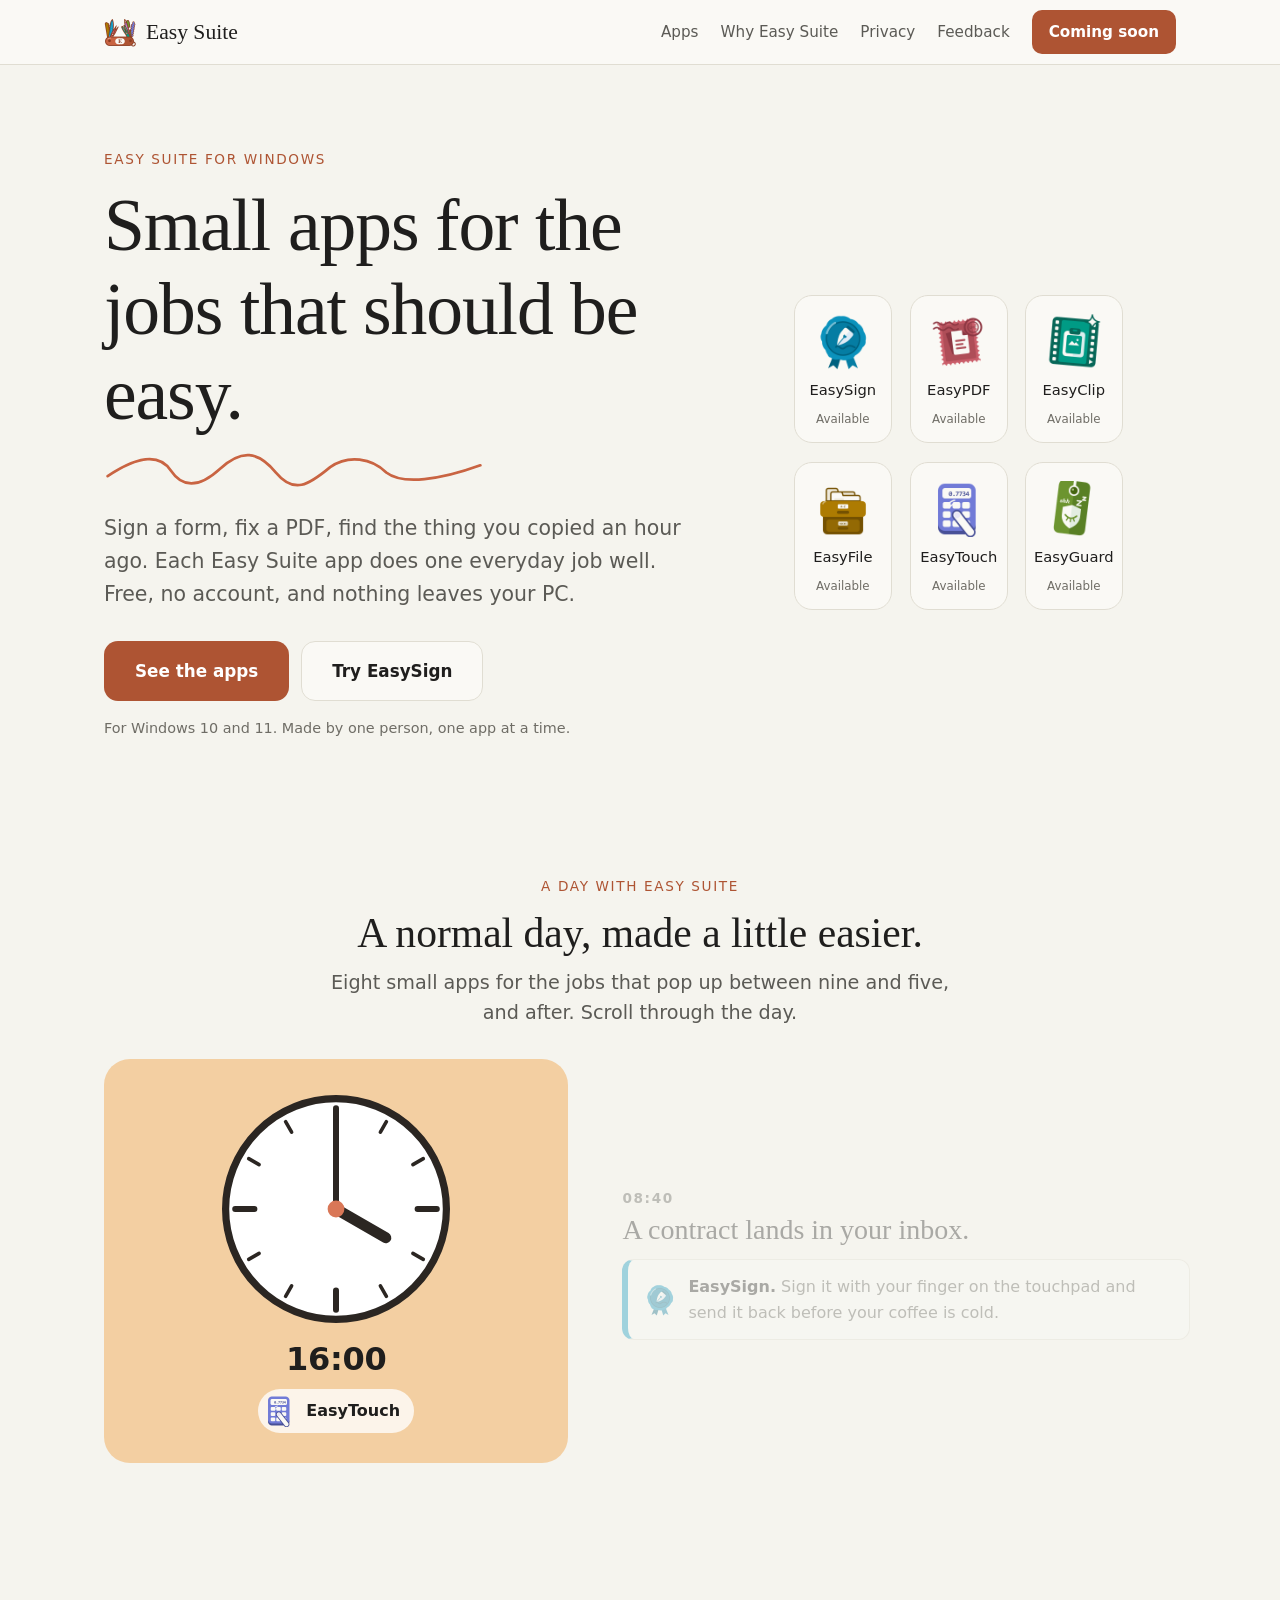
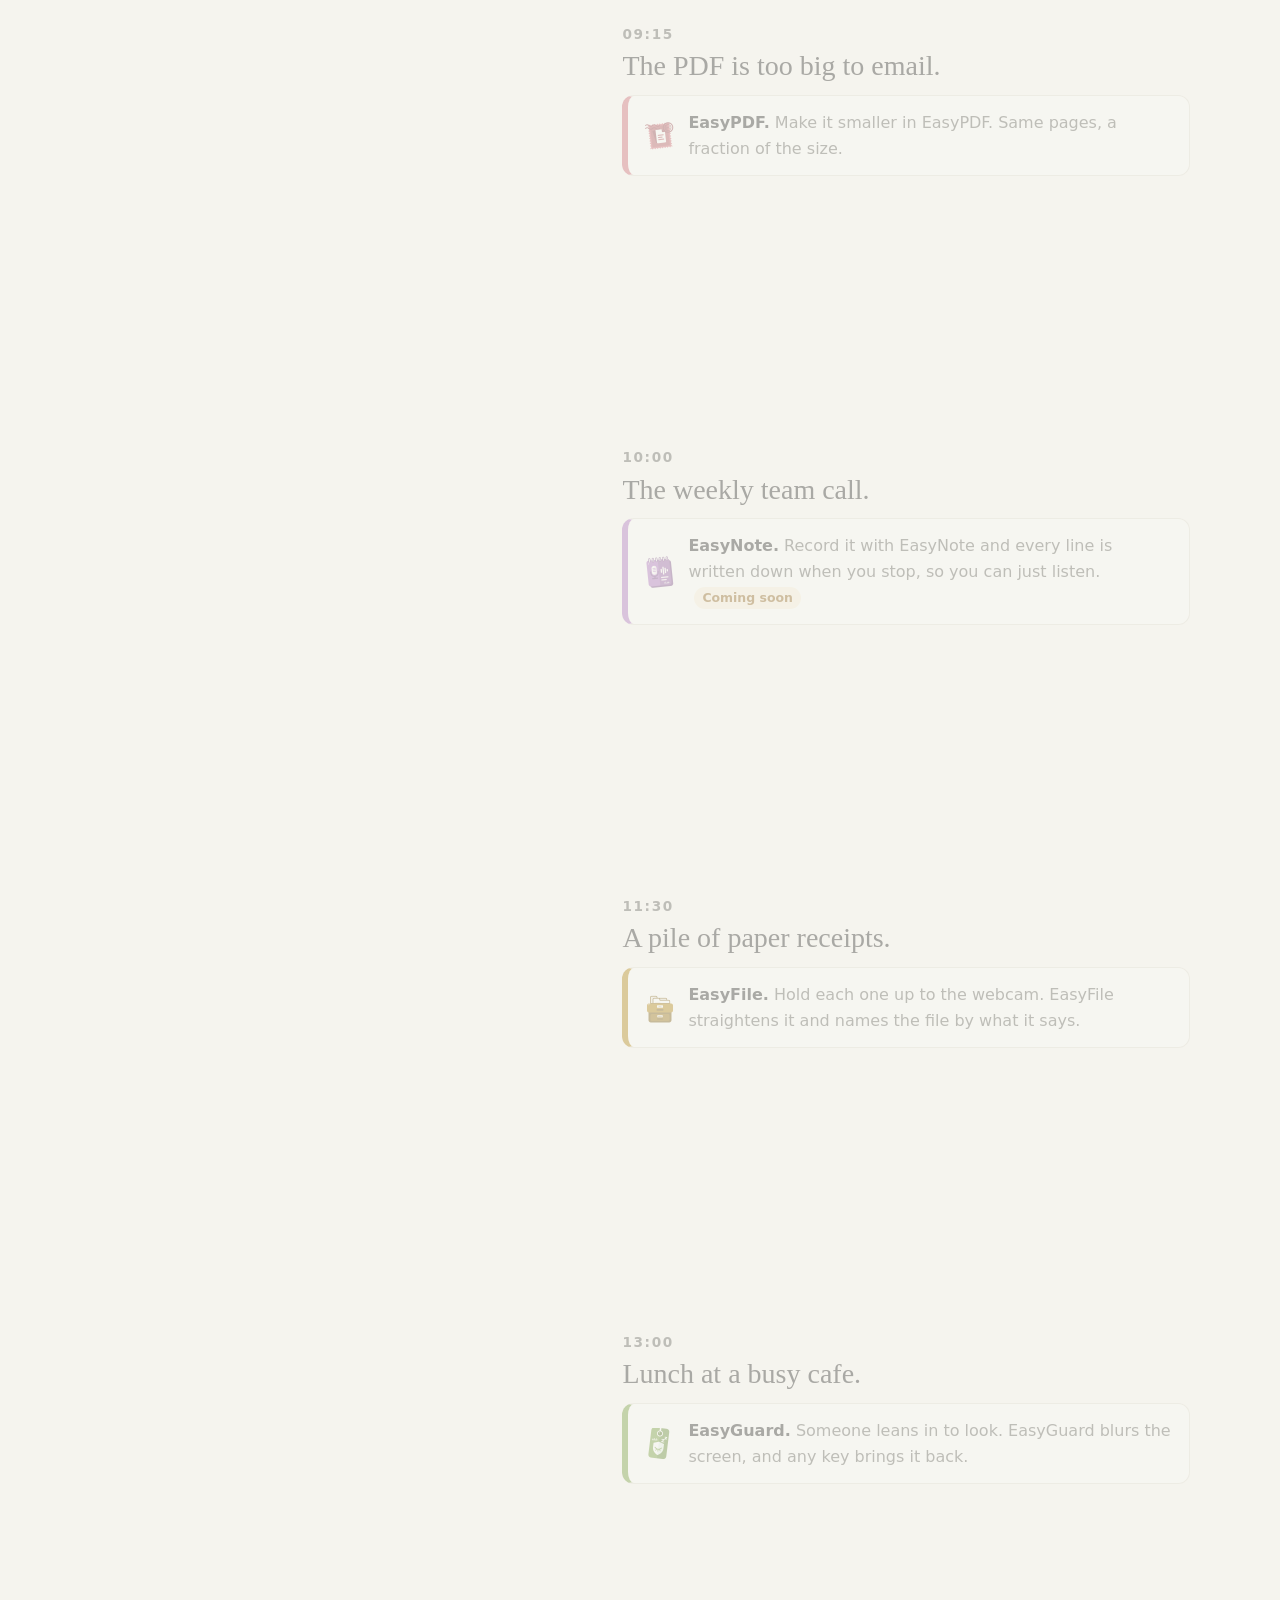
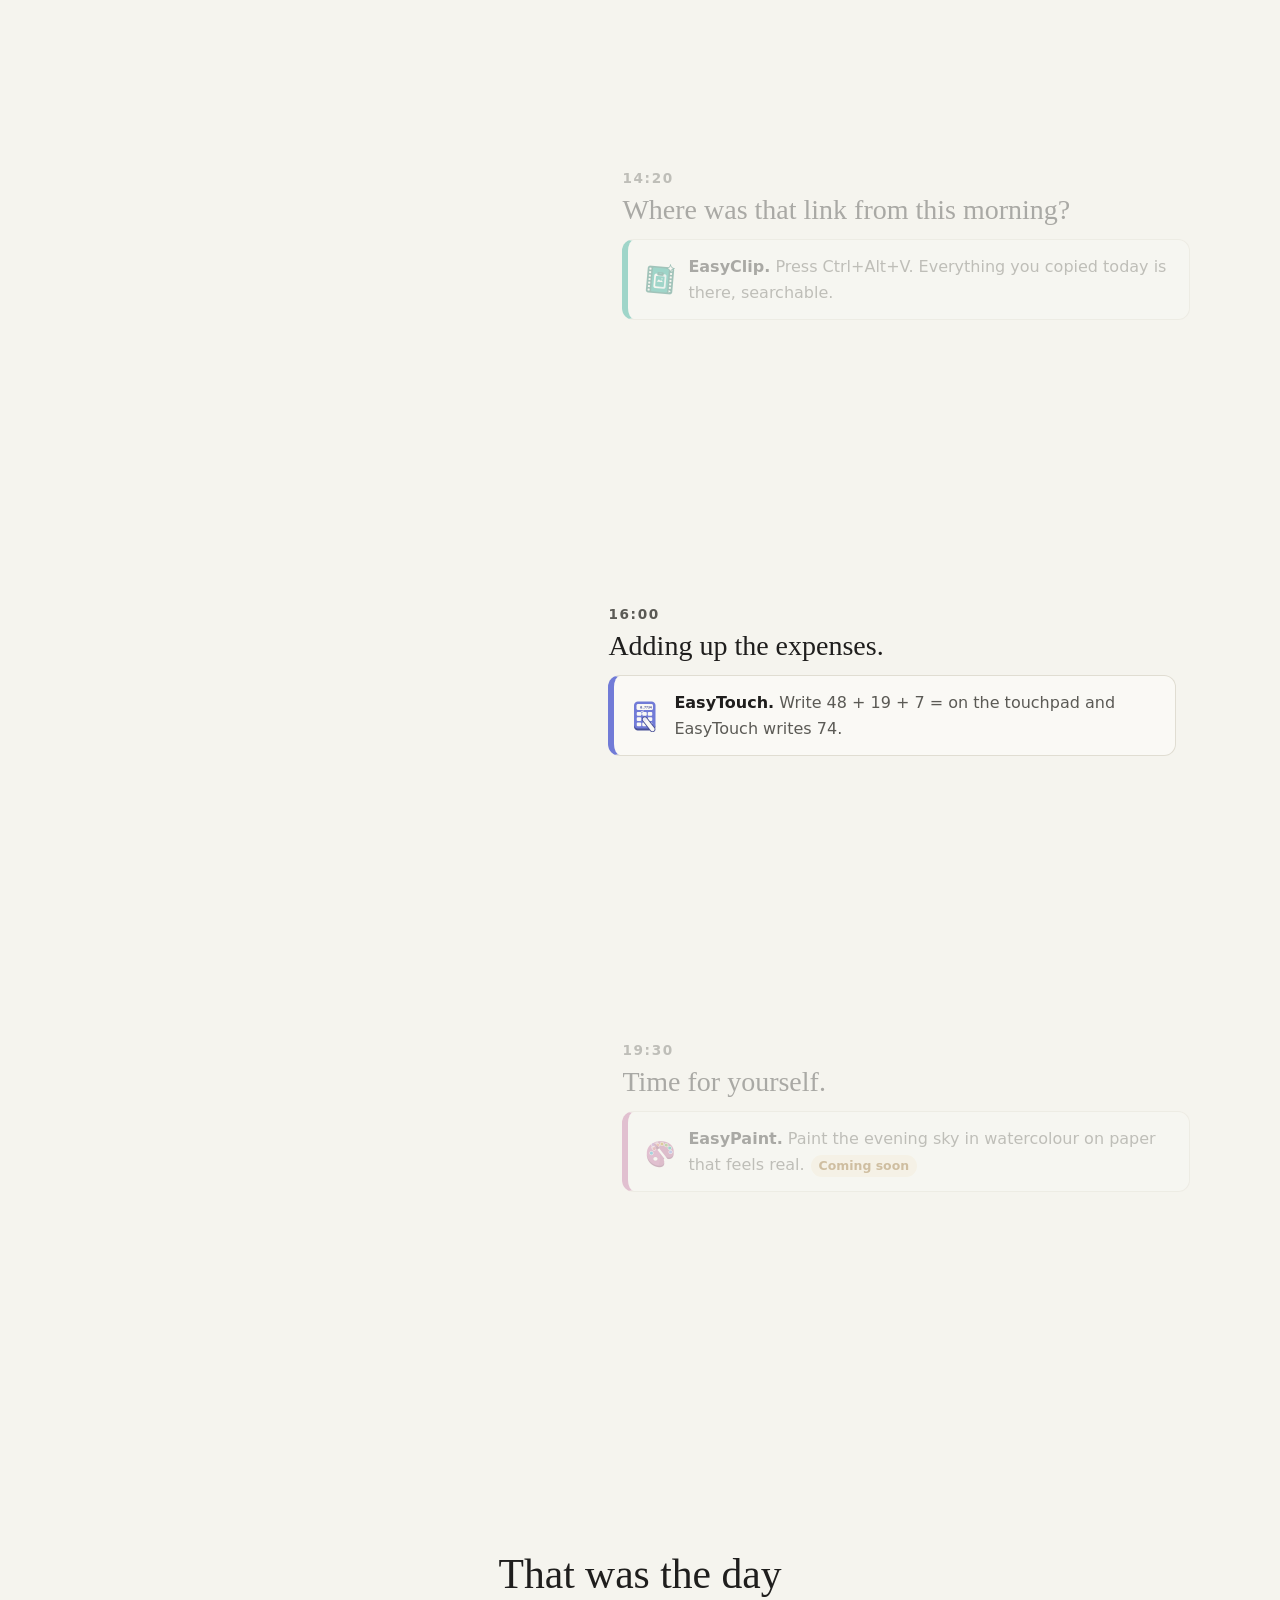
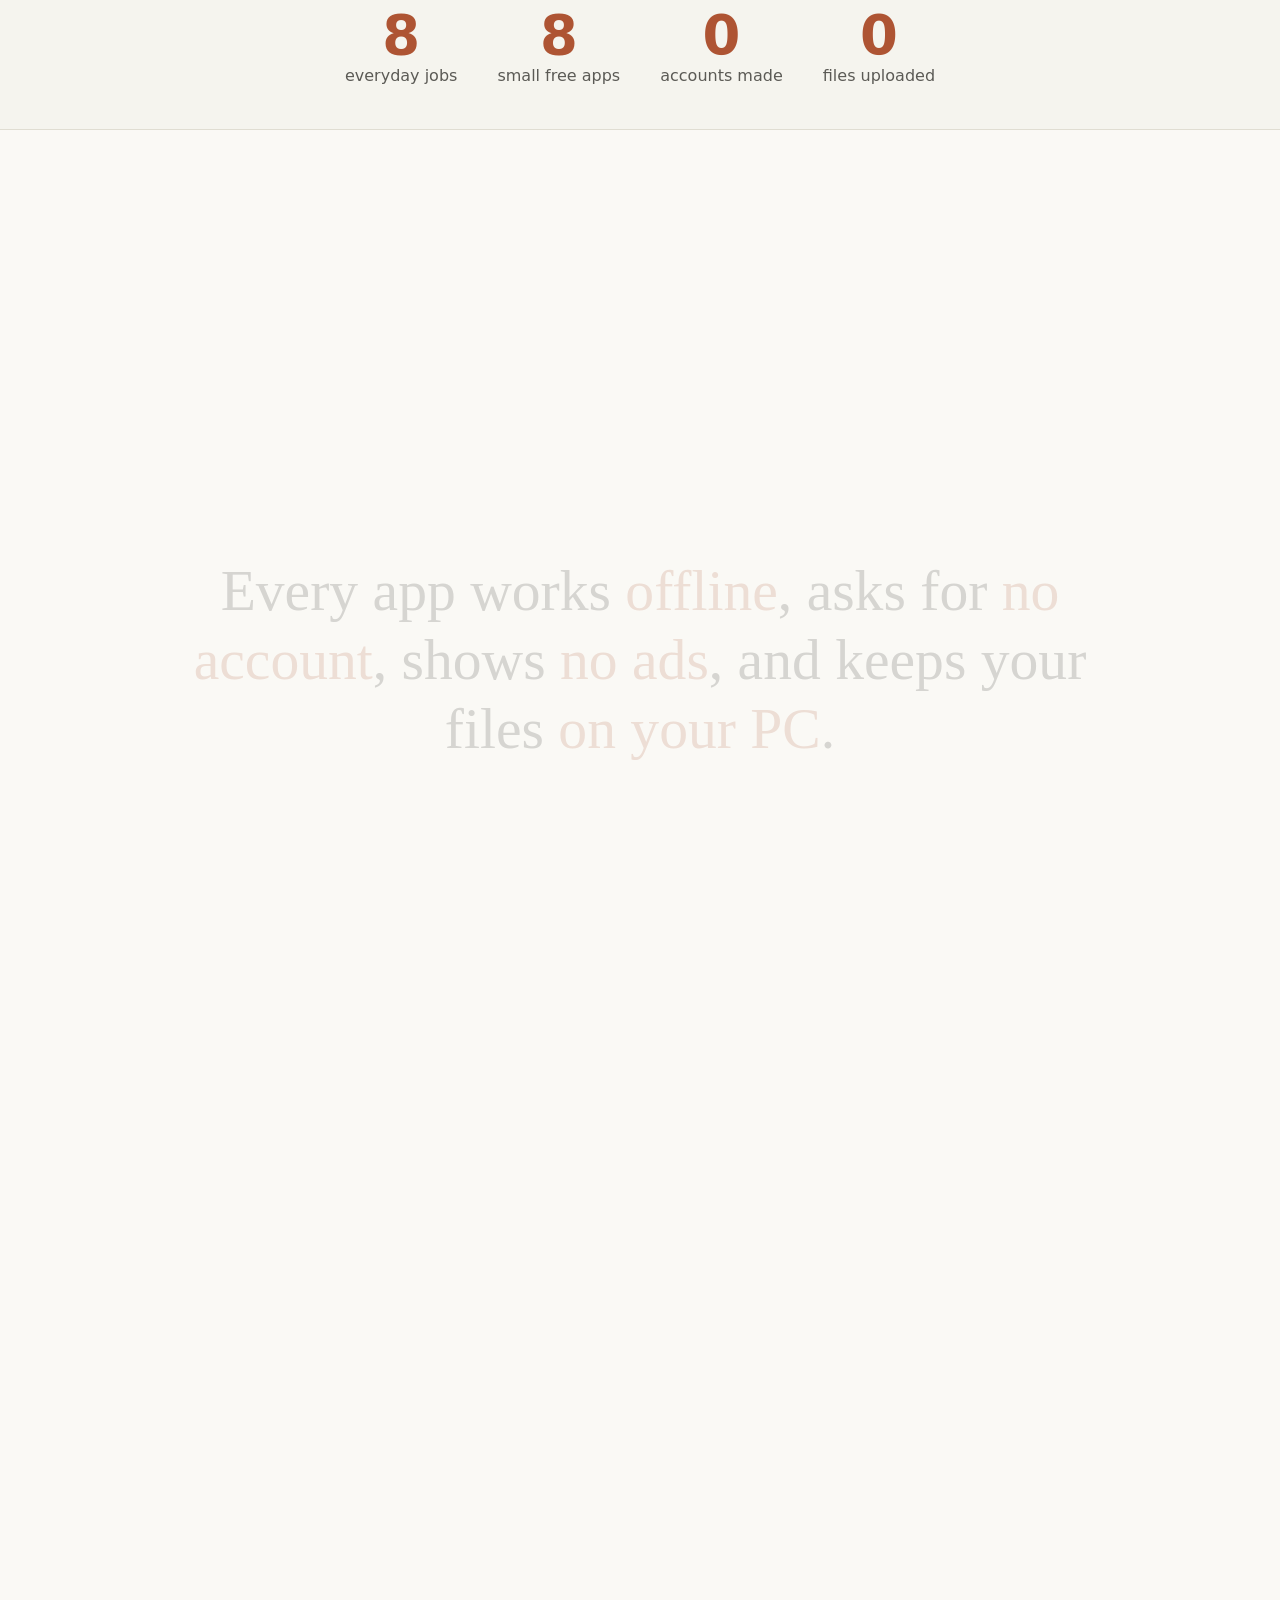
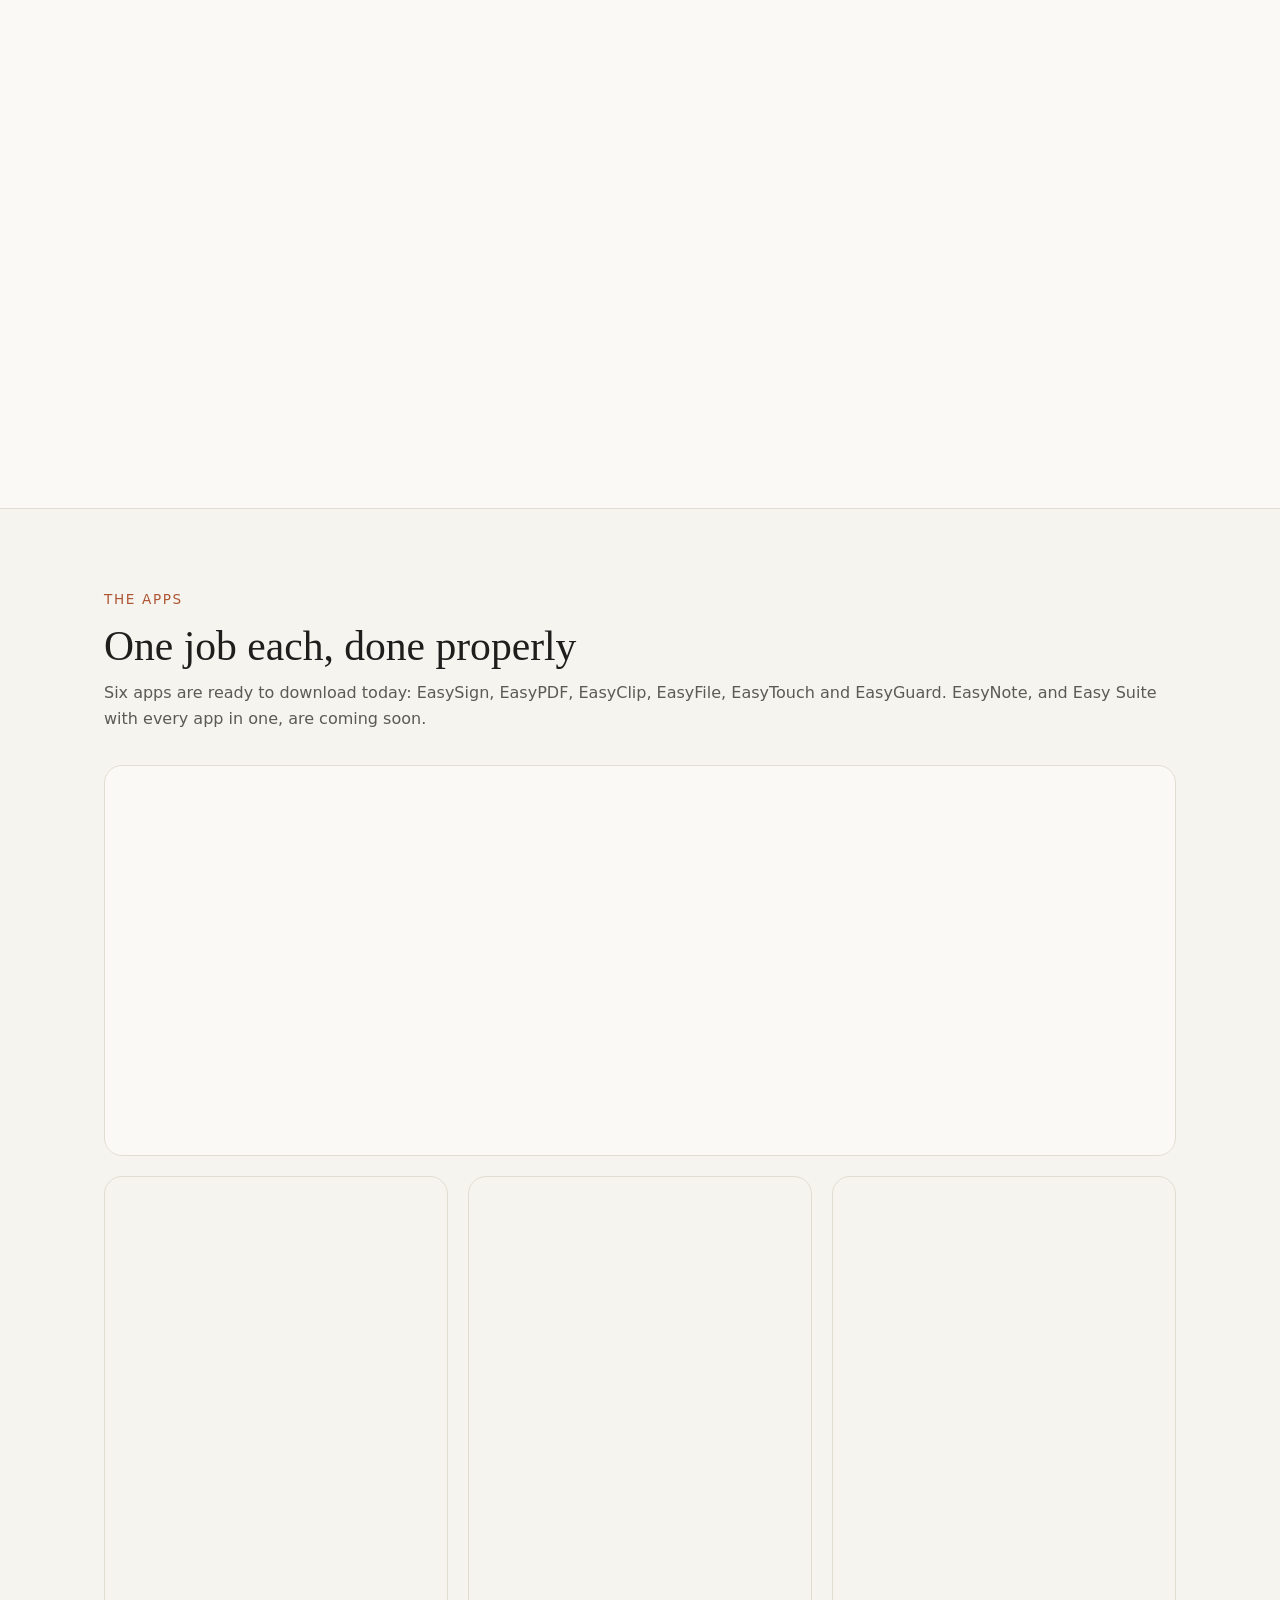
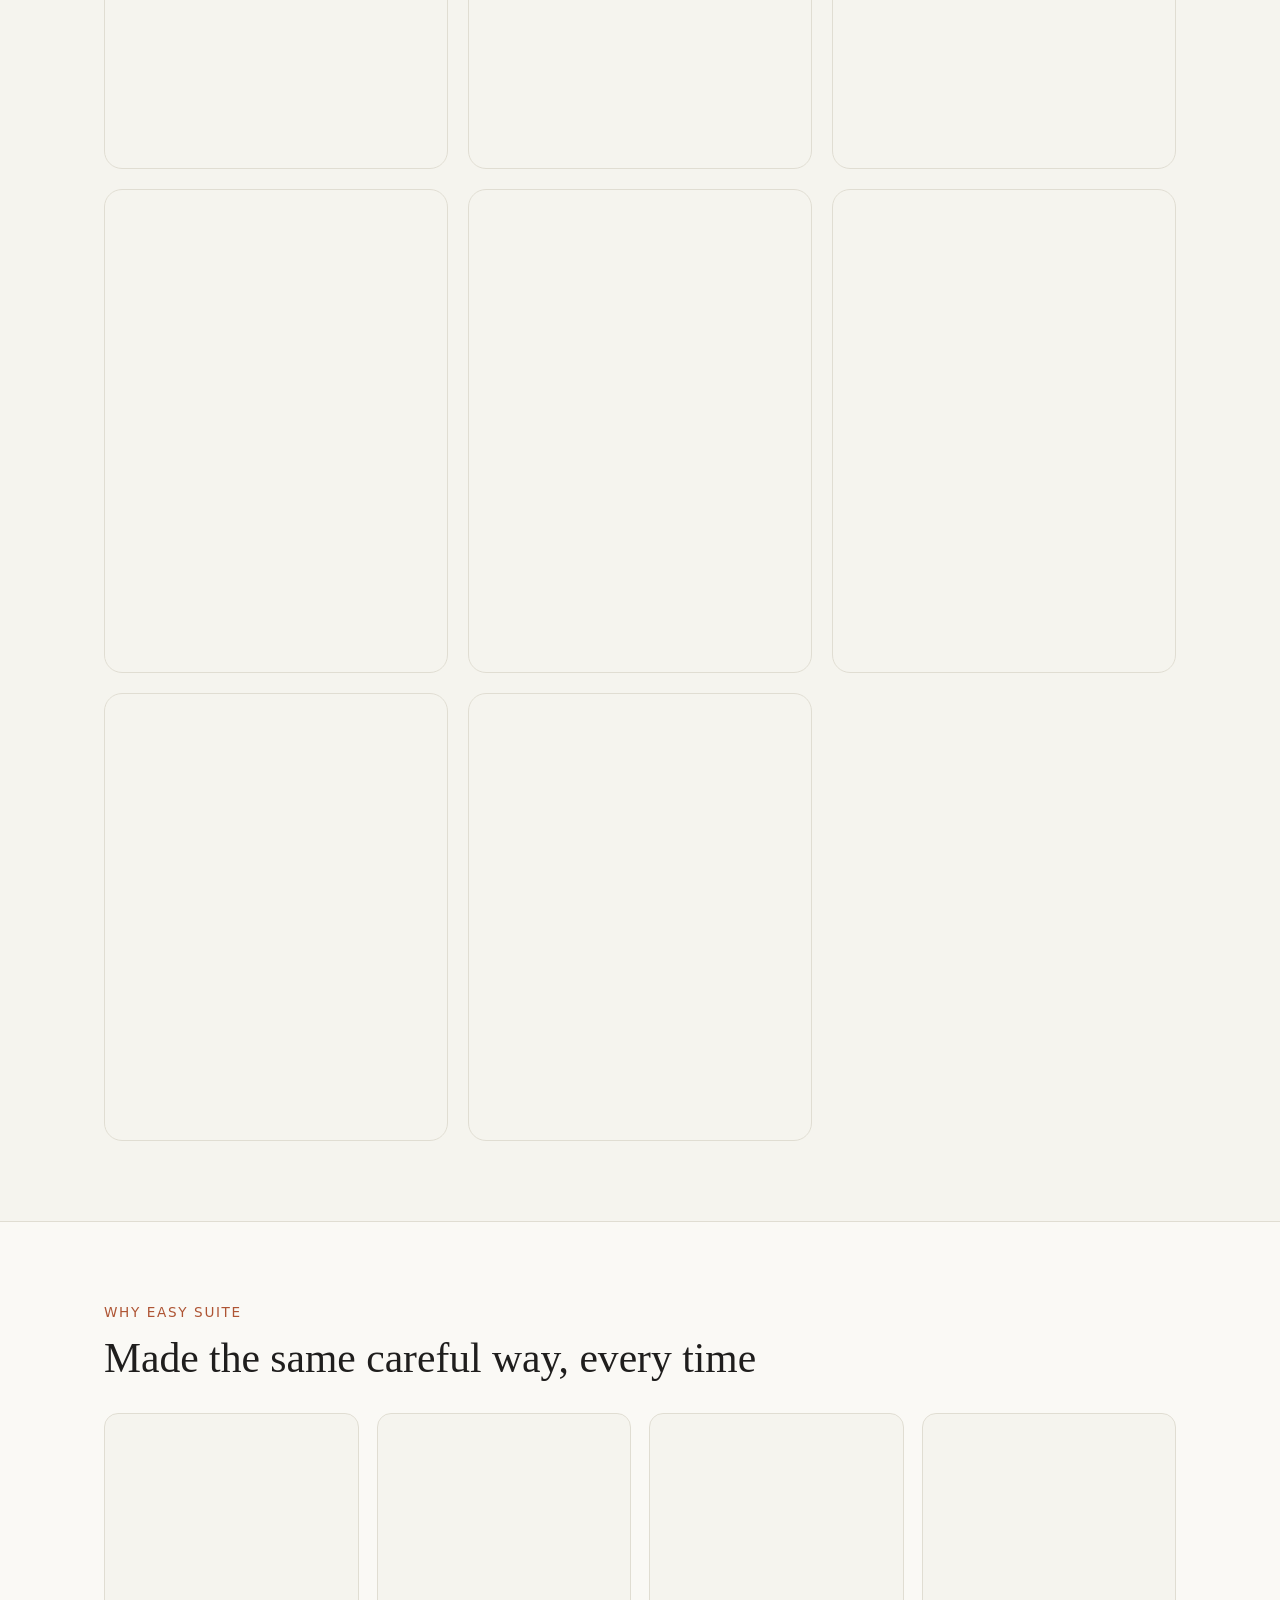
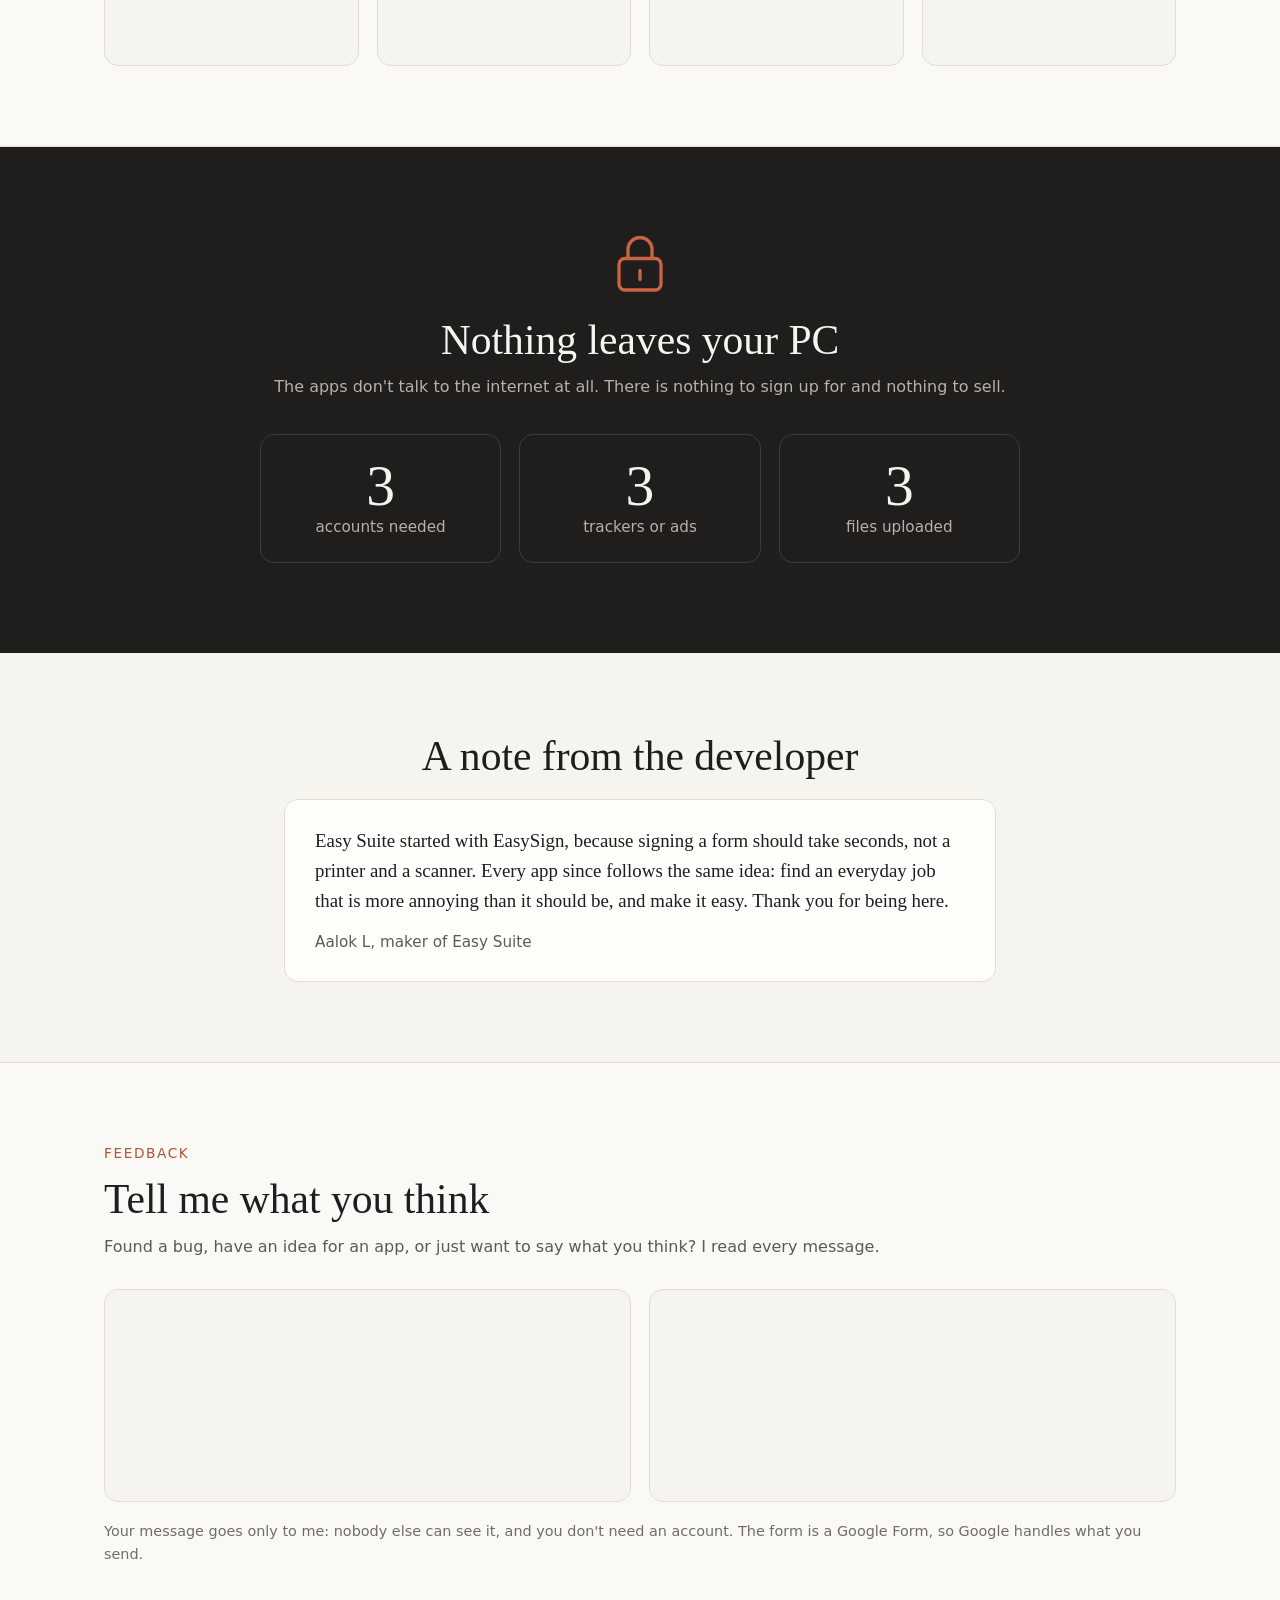
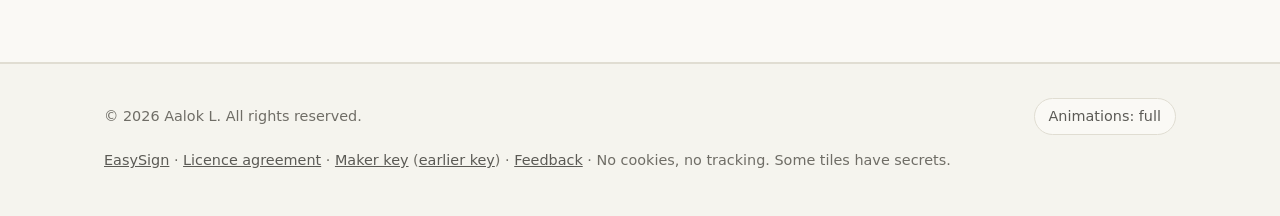
<file: index.html>
<!doctype html>
<html lang="en" class="no-js">
<head>
<meta charset="utf-8">
<!-- security: start -->
<meta http-equiv="Content-Security-Policy" content="default-src 'none'; script-src 'self' 'sha256-8N2087j33KmQrrjbPovq1DW535ju56A7p640D58fdKI=' 'sha256-8XDhvSbETAWLYXY0dpcGHO2A0aPIYJnSKIRTj+PJCNg=' 'sha256-spopUkX0Y78sDaUf7gL9o56O3M4HfPe5ZUZBuA4qX4Y='; style-src 'self' 'unsafe-inline'; img-src 'self' data:; media-src 'self'; font-src 'self'; manifest-src 'self'; connect-src 'none'; object-src 'none'; frame-src 'none'; worker-src 'none'; base-uri 'none'; form-action 'none'; upgrade-insecure-requests">
<meta name="referrer" content="no-referrer">
<script>if (window.top !== window.self) { document.documentElement.style.display = 'none'; try { window.top.location.replace(window.self.location.href); } catch (e) { } }</script>
<!-- security: end -->
<meta name="viewport" content="width=device-width, initial-scale=1">
<title>Easy Suite: small Windows apps for everyday jobs</title>
<meta name="description" content="Easy Suite is a family of small Windows apps that each do one everyday job well: sign forms, fix PDFs, find what you copied, file your paperwork. Free, private, works offline.">
<meta name="color-scheme" content="light dark">
<link rel="icon" type="image/png" href="images/suite-logo.png">
<link rel="canonical" href="https://unspekable1654.github.io/">
<meta property="og:type" content="website">
<meta property="og:site_name" content="Easy Suite">
<meta property="og:title" content="Easy Suite: small Windows apps for everyday jobs">
<meta property="og:description" content="Sign forms, fix PDFs, find what you copied. Free, private apps for Windows 10 and 11.">
<meta property="og:url" content="https://unspekable1654.github.io/">
<meta property="og:image" content="https://unspekable1654.github.io/images/pad-light.png">
<meta name="twitter:card" content="summary_large_image">
<script>
  // Old links to the EasySign page (from the app and its installer) used anchors on this address: send them on.
  (function () {
    var moved = { '#download': 1, '#features': 1, '#try': 1, '#scene-steps': 1, '#note': 1, '#scene-gallery': 1 };
    if (moved[location.hash]) location.replace('easysign/' + location.hash);
  })();
  // Motion mode before anything paints: "full" (the default) or "calm" (fades only), chosen with the footer switch.
  // The same choice is used on every page of the site.
  (function () {
    var root = document.documentElement, pref = null;
    try { pref = localStorage.getItem('easysign-motion'); } catch (e) { }
    root.className = 'js ' + (pref !== 'calm' ? 'motion' : 'calm');
  })();
</script>
<style>
  :root {
    --bg: #F5F4EE; --surface: #FAF9F5; --surface-alt: #F0EEE6; --line: #E0DDD2;
    --text: #1F1E1D; --muted: #5B5A55; --subtle: #6F6D66;
    --accent: #C96442; --accent-soft: #F5E6DD; --on-accent: #FFFFFF;
    --link: #AE5433; --link-hover: #8C3D22; --button: #AE5433; --button-hover: #9C4A2B;
    --ok: #4E6B3A; --ok-soft: #E6EDDD; --soon: #8A5A12; --soon-soft: #F6ECD6; --lab: #5B5A55; --lab-soft: #EBE8DF;
    --band-bg: #1F1E1D; --band-text: #F5F4EE; --band-muted: #B6B2A8; --band-line: #3D3B37;
    --ease: cubic-bezier(.2,.7,.2,1);
  }
  @media (prefers-color-scheme: dark) {
    :root {
      --bg: #1C1B19; --surface: #262523; --surface-alt: #2F2E2B; --line: #3D3B37;
      --text: #EEEBE3; --muted: #B6B2A8; --subtle: #8A867D;
      --accent: #D97757; --accent-soft: #3A2A22; --on-accent: #1F1E1D;
      --link: #E08A6C; --link-hover: #F0C4B0; --button: #D97757; --button-hover: #E08A6C;
      --ok: #9CC08A; --ok-soft: #1F2A1B; --soon: #D9B36A; --soon-soft: #332A18; --lab: #B6B2A8; --lab-soft: #2F2E2B;
      --band-bg: #F5F4EE; --band-text: #1F1E1D; --band-muted: #5B5A55; --band-line: #E0DDD2;
    }
  }
  * { box-sizing: border-box; }
  html { scroll-behavior: smooth; }
  body {
    margin: 0; background: var(--bg); color: var(--text);
    font: 16px/1.6 "Segoe UI", system-ui, -apple-system, Roboto, Arial, sans-serif;
    -webkit-font-smoothing: antialiased; overflow-x: clip;
  }
  a { color: var(--link); }
  a:hover { color: var(--link-hover); }
  a:focus-visible, button:focus-visible, .btn:focus-visible { outline: 2px solid var(--link); outline-offset: 3px; border-radius: 10px; }
  h1, h2, h3 { font-family: Georgia, "Times New Roman", serif; font-weight: normal; line-height: 1.15; margin: 0; }
  h1 { font-size: clamp(2.5rem, 6.2vw, 4.6rem); letter-spacing: -0.015em; }
  h2 { font-size: clamp(1.8rem, 3.6vw, 2.6rem); margin-bottom: 0.6rem; }
  h3 { font-size: 1.35rem; margin-bottom: 0.2rem; }
  p { margin: 0 0 1rem; }
  .wrap { max-width: 1120px; margin: 0 auto; padding: 0 24px; }
  @media (max-width: 480px) { .wrap { padding: 0 16px; } }
  .muted { color: var(--muted); }
  .subtle { color: var(--subtle); font-size: 0.9rem; }
  .center { text-align: center; }
  .kicker { font-size: 0.85rem; letter-spacing: 0.12em; text-transform: uppercase; color: var(--link); margin-bottom: 12px; }
  .sr-only { position: absolute; width: 1px; height: 1px; padding: 0; margin: -1px; overflow: hidden; clip: rect(0 0 0 0); white-space: nowrap; border: 0; }

  /* progress bar and header */
  .progress { position: fixed; top: 0; left: 0; height: 3px; width: 100%; background: var(--accent); transform-origin: 0 50%; transform: scaleX(0); z-index: 30; }
  header { position: sticky; top: 0; z-index: 20; background: var(--surface); border-bottom: 1px solid var(--line); transition: transform .45s var(--ease); }
  header.away { transform: translateY(-100%); }
  header .wrap { display: flex; align-items: center; gap: 20px; height: 64px; }
  .brand { display: flex; align-items: center; gap: 10px; color: var(--text); text-decoration: none; font-family: Georgia, serif; font-size: 1.35rem; }
  .brand img { width: 32px; height: 32px; }
  nav { margin-left: auto; display: flex; gap: 22px; align-items: center; }
  nav a { color: var(--muted); text-decoration: none; font-size: 0.95rem; }
  nav a:hover { color: var(--text); }
  @media (max-width: 720px) { nav a:not(.keep) { display: none; } }

  /* buttons */
  .btn {
    display: inline-flex; align-items: center; gap: 10px; padding: 12px 22px; border-radius: 12px;
    font-weight: 600; text-decoration: none; border: 1px solid transparent; transition: background-color .15s, border-color .15s;
  }
  .btn-primary { background: var(--button); color: var(--on-accent); }
  .btn-primary:hover { background: var(--button-hover); color: var(--on-accent); }
  .btn-secondary { background: var(--surface); color: var(--text); border-color: var(--line); }
  .btn-secondary:hover { background: var(--surface-alt); color: var(--text); }
  .btn svg { width: 18px; height: 18px; flex: 0 0 auto; }
  .btn-big { padding: 16px 30px; font-size: 1.05rem; border-radius: 14px; }
  .btn-small { padding: 9px 16px; font-size: .95rem; border-radius: 10px; }
  nav .btn { color: var(--on-accent); }

  section { padding: 80px 0; }
  .band-alt { background: var(--surface); border-top: 1px solid var(--line); border-bottom: 1px solid var(--line); }

  /* ---------- hero ---------- */
  .hero { padding: 84px 0 40px; }
  .hero-grid { display: grid; grid-template-columns: minmax(0, 1.15fr) minmax(0, 0.85fr); gap: 48px; align-items: center; }
  @media (max-width: 900px) { .hero-grid { grid-template-columns: minmax(0, 1fr); gap: 36px; } }
  .hero h1 .w { display: inline-block; }
  .hero .lead { font-size: clamp(1.1rem, 2vw, 1.28rem); color: var(--muted); max-width: 600px; margin: 22px 0 30px; }
  .hero .actions { display: flex; flex-wrap: wrap; gap: 12px; }
  .hero .meta { margin-top: 16px; }
  .flourish { display: block; width: min(380px, 80%); height: auto; margin: 12px 0 0; overflow: visible; }
  .flourish path { fill: none; stroke: var(--accent); stroke-width: 3; stroke-linecap: round; stroke-linejoin: round; }

  /* the app tiles beside the headline */
  .tiles { display: grid; grid-template-columns: repeat(3, minmax(0, 1fr)); gap: 18px; max-width: 420px; margin: 0 auto; perspective: 900px; }
  @media (max-width: 900px) { .tiles { max-width: 360px; } }
  .tile {
    display: grid; justify-items: center; gap: 8px; padding: 18px 8px 14px; border-radius: 18px; text-decoration: none;
    background: var(--surface); border: 1px solid var(--line); color: var(--text); font-size: .92rem;
    transition: border-color .25s, background-color .25s; will-change: transform;
  }
  .tile:hover { border-color: var(--accent); color: var(--text); }
  .tile img { width: 56px; height: 56px; transition: transform .35s var(--ease); }
  .tile:hover img { transform: translateY(-3px) scale(1.06); }
  .tile .st { font-size: .74rem; color: var(--subtle); }
  html.motion .tiles .tile { opacity: 0; transform: translateY(26px) rotateX(-30deg); animation: tile-in .9s var(--ease) forwards; animation-delay: calc(.35s + var(--i) * 90ms); }
  @keyframes tile-in { to { opacity: 1; transform: none; } }
  html.motion .tiles.settled .tile { opacity: 1; transform: none; animation: bob 6s ease-in-out infinite; animation-delay: calc(var(--i) * -1s); }
  @keyframes bob { 50% { transform: translateY(-5px); } }
  .tiles.shuffle .tile { animation: none !important; transition: transform .6s var(--ease), border-color .25s; }

  /* ---------- statement (words light up as you scroll) ---------- */
  .scene { position: relative; }
  .scene .stage { position: sticky; top: 0; height: 100vh; height: 100svh; display: flex; flex-direction: column; justify-content: center; overflow: hidden; }
  html.motion #scene-promise { height: 220vh; }
  html:not(.motion) .scene .stage { position: static; height: auto; padding: 72px 0; overflow: visible; }
  .statement { font-family: Georgia, serif; font-size: clamp(1.9rem, 4.6vw, 3.6rem); line-height: 1.2; max-width: 980px; margin: 0 auto; text-align: center; }
  .statement .w { transition: opacity .35s, color .35s; }
  html.motion .statement .w { opacity: .16; }
  html.motion .statement .w.on { opacity: 1; }
  .statement .w.hot { color: var(--link); }

  /* ---------- the apps ---------- */
  .apps { display: grid; grid-template-columns: repeat(auto-fit, minmax(min(330px, 100%), 1fr)); gap: 20px; margin-top: 34px; perspective: 1400px; }
  .app {
    position: relative; display: flex; flex-direction: column; background: var(--bg); border: 1px solid var(--line); border-radius: 18px;
    padding: 26px 26px 22px; transition: border-color .25s; transform-style: preserve-3d;
  }
  .app:hover { border-color: var(--accent); }
  .app.featured { grid-column: 1 / -1; display: grid; grid-template-columns: minmax(0, 1fr) minmax(0, 1.05fr); gap: 34px; align-items: center; background: var(--surface); }
  @media (max-width: 860px) { .app.featured { grid-template-columns: minmax(0, 1fr); gap: 20px; } }
  .app-head { display: flex; align-items: center; gap: 14px; margin-bottom: 12px; }
  .app-head img { width: 52px; height: 52px; flex: 0 0 auto; }
  .app .tag { font-family: Georgia, serif; font-size: 1.18rem; line-height: 1.3; margin-bottom: 12px; }
  .chip { display: inline-block; padding: 3px 10px; border-radius: 999px; font-size: .78rem; font-weight: 600; letter-spacing: .01em; }
  .chip.ok { background: var(--ok-soft); color: var(--ok); }
  .chip.soon { background: var(--soon-soft); color: var(--soon); }
  .chip.lab { background: var(--lab-soft); color: var(--lab); }
  ul.points { list-style: none; padding: 0; margin: 0 0 18px; }
  ul.points li { position: relative; padding-left: 22px; margin-bottom: 7px; color: var(--muted); }
  ul.points li::before { content: ""; position: absolute; left: 2px; top: .62em; width: 8px; height: 8px; border-radius: 50%; background: var(--accent); opacity: .75; }
  .app .actions { margin-top: auto; display: flex; flex-wrap: wrap; gap: 10px; align-items: center; }
  .app .was { font-size: .86rem; color: var(--subtle); margin: -4px 0 14px; }
  .shot { border: 1px solid var(--line); border-radius: 14px; overflow: hidden; background: var(--surface); }
  .shot img { display: block; width: 100%; height: auto; }

  /* principles */
  .principles { display: grid; grid-template-columns: repeat(auto-fit, minmax(min(240px, 100%), 1fr)); gap: 18px; margin-top: 30px; }
  .card { background: var(--surface); border: 1px solid var(--line); border-radius: 14px; padding: 24px; transition: border-color .25s; transform-style: preserve-3d; }
  .card:hover { border-color: var(--accent); }
  .band-alt .card { background: var(--bg); }
  .icon { width: 42px; height: 42px; border-radius: 11px; background: var(--accent-soft); color: var(--accent); display: grid; place-items: center; margin-bottom: 14px; }
  .icon svg { width: 22px; height: 22px; }

  /* privacy band */
  .band-dark { background: var(--band-bg); color: var(--band-text); }
  .band-dark .muted { color: var(--band-muted); }
  .privacy { text-align: center; }
  .lock { width: 72px; height: 72px; margin: 0 auto 18px; display: block; color: var(--accent); }
  .lock path, .lock rect { fill: none; stroke: currentColor; stroke-width: 2.2; stroke-linecap: round; stroke-linejoin: round; }
  .zeros { display: grid; grid-template-columns: repeat(3, minmax(0, 1fr)); gap: 18px; max-width: 760px; margin: 34px auto 10px; }
  .zero { border: 1px solid var(--band-line); border-radius: 14px; padding: 22px 12px; }
  .zero b { display: block; font-family: Georgia, serif; font-weight: normal; font-size: clamp(2.4rem, 6vw, 3.6rem); line-height: 1; font-variant-numeric: tabular-nums; }
  .zero span { color: var(--band-muted); font-size: .95rem; }
  @media (max-width: 560px) { .zeros { grid-template-columns: minmax(0, 1fr); } }

  /* note */
  .note { max-width: 760px; margin: 0 auto; }
  .note blockquote { margin: 18px 0 0; padding: 26px 30px; background: #FFFEFB; color: #1F1E1D; border: 1px solid var(--line); border-radius: 14px; font-family: Georgia, serif; font-size: 1.18rem; }
  .note .by { margin-top: 14px; color: #5B5A55; font-family: "Segoe UI", system-ui, sans-serif; font-size: 0.95rem; }

  footer { padding: 34px 0 44px; border-top: 1px solid var(--line); color: var(--subtle); font-size: 0.9rem; }
  footer .wrap { display: flex; flex-wrap: wrap; gap: 14px 28px; justify-content: space-between; align-items: center; }
  footer a { color: var(--muted); }
  .motion-switch { font: inherit; color: var(--muted); background: var(--surface); border: 1px solid var(--line); border-radius: 999px; padding: 6px 14px; cursor: pointer; }
  .motion-switch:hover { color: var(--text); border-color: var(--accent); }

  /* ---------- entrance effects ---------- */
  html.motion .hero h1 .w { opacity: 0; transform: translateY(0.5em) rotate(2deg); filter: blur(8px); animation: word 1s var(--ease) forwards; animation-delay: calc(var(--i) * 70ms); }
  html.motion .hero .lead, html.motion .hero .actions, html.motion .hero .meta, html.motion .hero .kicker { opacity: 0; animation: rise 1s var(--ease) forwards; }
  html.motion .hero .lead { animation-delay: .55s; }
  html.motion .hero .actions { animation-delay: .7s; }
  html.motion .hero .meta { animation-delay: .85s; }
  html.motion .flourish path { stroke-dasharray: var(--len, 900); stroke-dashoffset: var(--len, 900); animation: draw 1.8s cubic-bezier(.45,.05,.25,1) .45s forwards; }
  @keyframes word { to { opacity: 1; transform: none; filter: blur(0); } }
  @keyframes rise { from { opacity: 0; transform: translateY(24px); } to { opacity: 1; transform: none; } }
  @keyframes draw { to { stroke-dashoffset: 0; } }

  .reveal { transition: opacity 1s var(--ease), transform 1s var(--ease); transition-delay: var(--delay, 0s); }
  html.motion .reveal { opacity: 0; transform: translateY(40px); }
  html.motion .reveal.flip { transform: translateY(70px) rotateX(-30deg); transform-origin: 50% 100%; }
  html.motion .reveal.in { opacity: 1; transform: none; }
  html.calm .reveal { opacity: 0; transition: opacity .8s ease; transition-delay: var(--delay, 0s); }
  html.calm .reveal.in { opacity: 1; }
  html.calm .hero h1, html.calm .hero .lead, html.calm .hero .actions, html.calm .hero .meta, html.calm .flourish, html.calm .tiles { opacity: 0; animation: fade .9s ease forwards; }
  html.calm .hero .lead { animation-delay: .15s; }
  html.calm .hero .actions, html.calm .flourish, html.calm .tiles { animation-delay: .3s; }
  @keyframes fade { to { opacity: 1; } }
  @media print { .reveal, .hero *, .tile { opacity: 1 !important; transform: none !important; filter: none !important; animation: none !important; } }
</style>
<link rel="stylesheet" href="assets/hub-day.css">
<script defer src="assets/hub-day.js"></script>
</head>
<body>
<div class="progress" aria-hidden="true"></div>

<header>
  <div class="wrap">
    <!-- Try typing suite. -->
    <a class="brand" href="#top"><img src="images/suite-logo.png" alt="" width="32" height="32">Easy Suite</a>
    <nav aria-label="Sections">
      <a href="#apps">Apps</a>
      <a href="#why">Why Easy Suite</a>
      <a href="#privacy">Privacy</a>
      <a href="#feedback">Feedback</a>
      <a class="keep btn btn-primary btn-small" href="#app-easysuite" aria-label="Easy Suite, every app in one, is coming soon">Coming soon</a>
    </nav>
  </div>
</header>

<main id="top">
  <section class="hero">
    <div class="wrap hero-grid">
      <div>
        <p class="kicker">Easy Suite for Windows</p>
        <h1 class="split">Small apps for the jobs that should be easy.</h1>
        <svg class="flourish" viewBox="0 0 420 46" aria-hidden="true" focusable="false"><path d="M4 30 C 40 6, 62 6, 74 24 S 104 44, 128 22 S 170 2, 190 26 S 226 40, 250 20 C 270 6, 296 10, 312 26 C 330 40, 372 34, 416 18"/></svg>
        <p class="lead">Sign a form, fix a PDF, find the thing you copied an hour ago. Each Easy Suite app does one everyday job well. Free, no account, and nothing leaves your PC.</p>
        <div class="actions">
          <a class="btn btn-primary btn-big" href="#apps">See the apps</a>
          <a class="btn btn-secondary btn-big" href="easysign/">Try EasySign</a>
        </div>
        <p class="meta subtle">For Windows 10 and 11. Made by one person, one app at a time.</p>
      </div>
      <!-- Tiles get sleepy. And they have nicknames. -->
      <div class="tiles" aria-label="The apps">
        <a class="tile" href="easysign/" style="--i:0"><img src="images/apps/easysign.png" alt="" width="56" height="56">EasySign<span class="st">Available</span></a>
        <a class="tile" href="easypdf/" style="--i:1"><img src="images/apps/easypdf.png" alt="" width="56" height="56">EasyPDF<span class="st">Available</span></a>
        <a class="tile" href="easyclip/" style="--i:2"><img src="images/apps/easyclip.png" alt="" width="56" height="56">EasyClip<span class="st">Available</span></a>
        <a class="tile" href="easyfile/" style="--i:3"><img src="images/apps/easyfile.png" alt="" width="56" height="56">EasyFile<span class="st">Available</span></a>
        <a class="tile" href="easytouch/" style="--i:4"><img src="images/apps/easytouch.png" alt="" width="56" height="56">EasyTouch<span class="st">Available</span></a>
        <a class="tile" href="easyguard/" style="--i:5"><img src="images/apps/easyguard.png" alt="" width="56" height="56">EasyGuard<span class="st">Available</span></a>
      </div>
    </div>
  </section>

  <section id="scene-promise" class="scene band-alt" aria-label="The Easy Suite promise">
    <div class="stage">
      <div class="wrap">
        <p class="statement split-words">Every app works <span class="hot">offline</span>, asks for <span class="hot">no account</span>, shows <span class="hot">no ads</span>, and keeps your files <span class="hot">on your PC</span>.</p>
      </div>
    </div>
  </section>

  <section id="apps">
    <div class="wrap">
      <p class="kicker reveal">The apps</p>
      <h2 class="reveal">One job each, done properly</h2>
      <p class="muted reveal">Six apps are ready to download today: EasySign, EasyPDF, EasyClip, EasyFile, EasyTouch and EasyGuard. EasyNote, and Easy Suite with every app in one, are coming soon.</p>

      <div class="apps">
        <article class="app featured reveal" id="app-easysign">
          <div>
            <div class="app-head">
              <img src="images/apps/easysign.png" alt="" width="52" height="52">
              <div><h3>EasySign</h3><span class="chip ok">Available &middot; version 1.5.4</span></div>
            </div>
            <p class="tag">Sign with your finger, right on your laptop.</p>
            <ul class="points">
              <li>Your touchpad becomes a signature pad. No printer, no scanner, no phone.</li>
              <li>Sign PDFs and photos of forms, add the date, and save a signed copy.</li>
              <li>No touchpad? Type your name in a handwriting look, or use a mouse or pen.</li>
            </ul>
            <div class="actions">
              <a class="btn btn-primary" href="easysign/">Explore EasySign</a>
              <a class="btn btn-secondary" href="easysign/#download">
                <svg viewBox="0 0 24 24" fill="none" stroke="currentColor" stroke-width="2" stroke-linecap="round" stroke-linejoin="round" aria-hidden="true"><path d="M12 3v12m0 0-5-5m5 5 5-5M4 19h16"/></svg>
                Download
              </a>
            </div>
          </div>
          <a class="shot" href="easysign/" tabindex="-1"><img src="images/pad-light.png" alt="The EasySign signature pad" width="1104" height="701" loading="lazy"></a>
        </article>

        <article class="app reveal flip tilt" id="app-easypdf" style="--delay:.05s">
          <div class="app-head">
            <img src="images/apps/easypdf.png" alt="" width="52" height="52">
            <div><h3>EasyPDF</h3><span class="chip ok">Available &middot; version 2.0.1</span></div>
          </div>
          <p class="tag">Everything you do to a PDF, in one window.</p>
          <ul class="points">
            <li>Merge, split, reorder and rotate pages. Turn photos into a PDF.</li>
            <li>Fill in forms by typing: it finds the blanks for you. Highlight, add text, shapes and drawings.</li>
            <li>Make PDFs and photos small enough for one email.</li>
            <li>Check before sending: finds text hidden under black boxes and makes a safe copy.</li>
          </ul>
          <div class="actions">
            <a class="btn btn-primary" href="easypdf/">Explore EasyPDF</a>
            <a class="btn btn-secondary" href="easypdf/#download">
              <svg viewBox="0 0 24 24" fill="none" stroke="currentColor" stroke-width="2" stroke-linecap="round" stroke-linejoin="round" aria-hidden="true"><path d="M12 3v12m0 0-5-5m5 5 5-5M4 19h16"/></svg>
              Download
            </a>
          </div>
        </article>

        <article class="app reveal flip tilt" id="app-easyclip" style="--delay:.12s">
          <div class="app-head">
            <img src="images/apps/easyclip.png" alt="" width="52" height="52">
            <div><h3>EasyClip</h3><span class="chip ok">Available &middot; version 1.2.0</span></div>
          </div>
          <p class="tag">Everything you copied, and every screenshot, one shortcut away.</p>
          <ul class="points">
            <li>Press Ctrl+Alt+V for your clipboard history and saved snippets.</li>
            <li>Screenshots with arrows, boxes, steps, blur and redaction.</li>
            <li>Passwords and card numbers you copy are wiped after 30 seconds.</li>
          </ul>
          <div class="actions">
            <a class="btn btn-primary" href="easyclip/">Explore EasyClip</a>
            <a class="btn btn-secondary" href="easyclip/#download">
              <svg viewBox="0 0 24 24" fill="none" stroke="currentColor" stroke-width="2" stroke-linecap="round" stroke-linejoin="round" aria-hidden="true"><path d="M12 3v12m0 0-5-5m5 5 5-5M4 19h16"/></svg>
              Download
            </a>
          </div>
        </article>

        <article class="app reveal flip tilt" id="app-easyfile" style="--delay:.05s">
          <div class="app-head">
            <img src="images/apps/easyfile.png" alt="" width="52" height="52">
            <div><h3>EasyFile</h3><span class="chip ok">Available &middot; version 1.1.1</span></div>
          </div>
          <p class="tag">Paper in, tidy files out.</p>
          <ul class="points">
            <li>Scan pages with your webcam: edges found and straightened for you.</li>
            <li>Names files by what is inside, like "2026-09 Quill Energy Invoice QE-1024.pdf".</li>
            <li>Works on scans, PDFs and photos of documents.</li>
          </ul>
          <div class="actions">
            <a class="btn btn-primary" href="easyfile/">Explore EasyFile</a>
            <a class="btn btn-secondary" href="easyfile/#download">
              <svg viewBox="0 0 24 24" fill="none" stroke="currentColor" stroke-width="2" stroke-linecap="round" stroke-linejoin="round" aria-hidden="true"><path d="M12 3v12m0 0-5-5m5 5 5-5M4 19h16"/></svg>
              Download
            </a>
          </div>
        </article>

        <article class="app reveal flip tilt" id="app-easytouch" style="--delay:.12s">
          <div class="app-head">
            <img src="images/apps/easytouch.png" alt="" width="52" height="52">
            <div><h3>EasyTouch</h3><span class="chip ok">Available &middot; version 1.0.2</span></div>
          </div>
          <p class="tag">Your touchpad can do much more.</p>
          <ul class="points">
            <li>Write letters and numbers with your finger.</li>
            <li>A number pad and shortcut gestures on the touchpad.</li>
            <li>A pen for drawing on your screen during calls and lessons.</li>
          </ul>
          <div class="actions">
            <a class="btn btn-primary" href="easytouch/">Explore EasyTouch</a>
            <a class="btn btn-secondary" href="easytouch/#download">
              <svg viewBox="0 0 24 24" fill="none" stroke="currentColor" stroke-width="2" stroke-linecap="round" stroke-linejoin="round" aria-hidden="true"><path d="M12 3v12m0 0-5-5m5 5 5-5M4 19h16"/></svg>
              Download
            </a>
          </div>
        </article>

        <article class="app reveal flip tilt" id="app-easyguard" style="--delay:.05s">
          <div class="app-head">
            <img src="images/apps/easyguard.png" alt="" width="52" height="52">
            <div><h3>EasyGuard</h3><span class="chip ok">Available &middot; version 1.0.0</span></div>
          </div>
          <p class="tag">Someone looking over your shoulder? The screen blurs.</p>
          <ul class="points">
            <li>Notices a second face in front of the webcam.</li>
            <li>Always starts switched off. You decide when it watches.</li>
            <li>Nothing is recorded or saved, ever.</li>
          </ul>
          <div class="actions">
            <a class="btn btn-primary" href="easyguard/">Explore EasyGuard</a>
            <a class="btn btn-secondary" href="easyguard/#download">
              <svg viewBox="0 0 24 24" fill="none" stroke="currentColor" stroke-width="2" stroke-linecap="round" stroke-linejoin="round" aria-hidden="true"><path d="M12 3v12m0 0-5-5m5 5 5-5M4 19h16"/></svg>
              Download
            </a>
          </div>
        </article>

        <article class="app reveal" id="app-easynote">
          <div class="app-head">
            <img src="images/apps/easynote.png" alt="" width="52" height="52">
            <div><h3>EasyNote</h3><span class="chip soon">Coming soon</span></div>
          </div>
          <p class="tag">Records your meetings and writes down who said what.</p>
          <ul class="points">
            <li>Records your microphone and the call as two sides: You and Others.</li>
            <li>The transcript is written on your PC. Nothing is sent anywhere.</li>
            <li>Search it, and save it as text, subtitles or a Word document.</li>
          </ul>
          <div class="actions">
            <a class="btn btn-secondary" href="easynote/">Learn more about EasyNote</a>
          </div>
        </article>

        <article class="app reveal" id="app-easypaint">
          <div class="app-head">
            <img src="images/apps/easypaint.png" alt="" width="52" height="52">
            <div><h3>EasyPaint</h3><span class="chip soon">Coming soon</span></div>
          </div>
          <p class="tag">Draw and paint, even with your touchpad.</p>
          <ul class="points">
            <li>Press Space and your laptop's touchpad works like a pen.</li>
            <li>Smooth brushes in every colour. A mouse or a drawing pen works too.</li>
            <li>Your pictures stay on your PC.</li>
          </ul>
          <div class="actions">
            <a class="btn btn-secondary" href="easypaint/">Learn more about EasyPaint</a>
          </div>
        </article>

        <article class="app reveal" id="app-easysuite">
          <div class="app-head">
            <img src="images/suite-logo.png" alt="" width="52" height="52">
            <div><h3>Easy Suite</h3><span class="chip soon">Coming soon</span></div>
          </div>
          <p class="tag">Every Easy Suite app, in one app.</p>
          <ul class="points">
            <li>Everything the seven apps do, in a single app with one window.</li>
            <li>One install and one icon, instead of seven apps on your PC.</li>
            <li>Rather have just one or two? The single apps stay here too.</li>
          </ul>
        </article>
      </div>
    </div>
  </section>

  <section id="why" class="band-alt">
    <div class="wrap">
      <p class="kicker reveal">Why Easy Suite</p>
      <h2 class="reveal">Made the same careful way, every time</h2>
      <div class="principles">
        <div class="card reveal flip tilt">
          <div class="icon"><svg viewBox="0 0 24 24" fill="none" stroke="currentColor" stroke-width="2" stroke-linecap="round" stroke-linejoin="round" aria-hidden="true"><circle cx="12" cy="12" r="9"/><path d="m8.5 12.5 2.5 2.5 5-6"/></svg></div>
          <h3>Easy first</h3>
          <p class="muted">The everyday job takes one or two clicks. Press F1 in any app for a short guide.</p>
        </div>
        <div class="card reveal flip tilt" style="--delay:.08s">
          <div class="icon"><svg viewBox="0 0 24 24" fill="none" stroke="currentColor" stroke-width="2" stroke-linecap="round" stroke-linejoin="round" aria-hidden="true"><rect x="5" y="11" width="14" height="10" rx="2"/><path d="M8 11V8a4 4 0 0 1 8 0v3"/></svg></div>
          <h3>Private by design</h3>
          <p class="muted">No account, no internet needed, no tracking. Your documents never leave your PC.</p>
        </div>
        <div class="card reveal flip tilt" style="--delay:.16s">
          <div class="icon"><svg viewBox="0 0 24 24" fill="none" stroke="currentColor" stroke-width="2" stroke-linecap="round" stroke-linejoin="round" aria-hidden="true"><path d="M4 5h16v12H4z"/><path d="M8 21h8M12 17v4"/></svg></div>
          <h3>One family</h3>
          <p class="muted">Every app looks and works alike, with the same five themes and dark mode.</p>
        </div>
        <div class="card reveal flip tilt" style="--delay:.24s">
          <div class="icon"><svg viewBox="0 0 24 24" fill="none" stroke="currentColor" stroke-width="2" stroke-linecap="round" stroke-linejoin="round" aria-hidden="true"><path d="M12 3v12m0 0-5-5m5 5 5-5M4 19h16"/></svg></div>
          <h3>Your originals are safe</h3>
          <p class="muted">The apps save a new copy. The file you started with is never changed.</p>
        </div>
      </div>
    </div>
  </section>

  <section id="privacy" class="band-dark">
    <div class="wrap privacy">
      <svg class="lock reveal" viewBox="0 0 48 48" aria-hidden="true"><rect x="10" y="21" width="28" height="21" rx="4"/><path d="M16 21v-6a8 8 0 0 1 16 0v6"/><path d="M24 29v6"/></svg>
      <h2 class="reveal">Nothing leaves your PC</h2>
      <p class="muted reveal">The apps don't talk to the internet at all. There is nothing to sign up for and nothing to sell.</p>
      <div class="zeros">
        <div class="zero reveal"><b data-count="0">0</b><span>accounts needed</span></div>
        <div class="zero reveal" style="--delay:.1s"><b data-count="0">0</b><span>trackers or ads</span></div>
        <div class="zero reveal" style="--delay:.2s"><b data-count="0">0</b><span>files uploaded</span></div>
      </div>
    </div>
  </section>

  <section id="note">
    <div class="wrap note">
      <h2 class="reveal center">A note from the developer</h2>
      <blockquote class="reveal">
        Easy Suite started with EasySign, because signing a form should take seconds, not a printer and a scanner. Every app since follows the same idea: find an everyday job that is more annoying than it should be, and make it easy. Thank you for being here.
        <div class="by">Aalok L, maker of Easy Suite</div>
      </blockquote>
    </div>
  </section>

  <section id="feedback" class="band-alt">
    <div class="wrap">
      <p class="kicker reveal">Feedback</p>
      <h2 class="reveal">Tell me what you think</h2>
      <p class="muted reveal">Found a bug, have an idea for an app, or just want to say what you think? I read every message.</p>
      <div class="principles">
        <div class="card reveal flip tilt">
          <h3>Send feedback</h3>
          <p class="muted">A short private form: which app, how you would rate it, and what could be better.</p>
          <p><a class="btn btn-primary" href="https://docs.google.com/forms/d/e/1FAIpQLScC7riL7U2CfY4Zo2l5sXBMDg38h3i7c_D3k4DlkvJMoYQPKA/viewform?usp=pp_url&amp;entry.1483937742=Feedback+or+an+idea" data-kind="feedback" target="_blank" rel="noopener noreferrer">Give feedback</a></p>
        </div>
        <div class="card reveal flip tilt" style="--delay:.08s">
          <h3>Report a problem</h3>
          <p class="muted">Something not working? Tell me what you did and what happened, and I will look into it.</p>
          <p><a class="btn btn-secondary" href="https://docs.google.com/forms/d/e/1FAIpQLScC7riL7U2CfY4Zo2l5sXBMDg38h3i7c_D3k4DlkvJMoYQPKA/viewform?usp=pp_url&amp;entry.1483937742=Something+isn%27t+working" data-kind="problem" target="_blank" rel="noopener noreferrer">Report a problem</a></p>
        </div>
      </div>
      <p class="subtle reveal" style="margin-top:18px">Your message goes only to me: nobody else can see it, and you don't need an account. The form is a Google Form, so Google handles what you send.</p>
    </div>
  </section>
</main>

<!-- Elevators work best from the bottom floor. -->
<footer>
  <div class="wrap">
    <div>&copy; 2026 Aalok L. All rights reserved.</div>
    <button class="motion-switch" type="button" aria-pressed="false">Animations: full</button>
    <div><a href="easysign/">EasySign</a> &middot; <a href="LICENSE.txt">Licence agreement</a> &middot; <a href=".well-known/easysuite-maker-key-2.pub" title="Releases are signed with this key, fingerprint SHA256:a9yy4unqK4FZWZv59D282L2jFOSGWNMRb43tqLH+FYU">Maker key</a> (<a href=".well-known/easysuite-maker-key.pub" title="Earlier key, used for the first releases of 5 October 2026, fingerprint SHA256:TeWHtVFZk/EkH6M9l7/Ppcz6CdR6qDLj2jCdUBdPvpI">earlier key</a>) &middot; <a href="#feedback">Feedback</a> &middot; No cookies, no tracking. Some tiles have secrets.</div>
  </div>
</footer>

<script>
(function () {
  var root = document.documentElement;
  var full = root.classList.contains('motion');
  var $ = function (s, c) { return (c || document).querySelector(s); };
  var $$ = function (s, c) { return Array.prototype.slice.call((c || document).querySelectorAll(s)); };
  var clamp = function (v, a, b) { return Math.min(b, Math.max(a, v)); };
  var finePointer = window.matchMedia('(hover: hover) and (pointer: fine)').matches;

  // Footer switch: full motion or calm, remembered on this device only (shared with the app pages).
  var sw = $('.motion-switch');
  sw.textContent = 'Animations: ' + (full ? 'full' : 'calm');
  sw.setAttribute('aria-pressed', full ? 'true' : 'false');
  sw.addEventListener('click', function () {
    try { localStorage.setItem('easysign-motion', full ? 'calm' : 'full'); } catch (e) { }
    location.reload();
  });

  // Split headings and the statement into words (screen readers still read the whole sentence).
  $$('.split').forEach(function (el) {
    var i = 0;
    el.setAttribute('aria-label', el.textContent);
    el.innerHTML = el.textContent.split(/\s+/).map(function (w) { return '<span class="w" aria-hidden="true" style="--i:' + (i++) + '">' + w + '</span>'; }).join(' ');
  });
  $$('.split-words').forEach(function (el) {
    el.setAttribute('aria-label', el.textContent.replace(/\s+/g, ' ').trim());
    var out = [];
    Array.prototype.forEach.call(el.childNodes, function (n) {
      var hot = n.nodeType === 1;
      (n.textContent || '').split(/(\s+)/).forEach(function (part) {
        if (!part) return;
        out.push(/^\s+$/.test(part) ? part : '<span class="w' + (hot ? ' hot' : '') + '" aria-hidden="true">' + part + '</span>');
      });
    });
    el.innerHTML = out.join('');
  });

  // The flourish draws at its real length.
  $$('.flourish path').forEach(function (p) { try { p.style.setProperty('--len', Math.ceil(p.getTotalLength())); } catch (e) { } });

  // App tiles: settle into a gentle float once they have flown in.
  var tiles = $('.tiles');
  if (full && tiles) setTimeout(function () { tiles.classList.add('settled'); }, 1700);

  // Reveal on scroll.
  if ('IntersectionObserver' in window) {
    var io = new IntersectionObserver(function (entries) {
      entries.forEach(function (e) {
        if (!e.isIntersecting) return;
        e.target.classList.add('in');
        io.unobserve(e.target);
        var n = e.target.querySelector('[data-count]');
        if (n) countDown(n);
      });
    }, { rootMargin: '0px 0px -8% 0px', threshold: 0.12 });
    $$('.reveal').forEach(function (el) { io.observe(el); });
  } else {
    $$('.reveal').forEach(function (el) { el.classList.add('in'); });
  }

  // The privacy zeros count down to nothing.
  function countDown(el) {
    if (!full) return;
    var from = 9, t0 = performance.now();
    (function step(t) {
      var k = clamp((t - t0) / 900, 0, 1);
      el.textContent = Math.round(from * (1 - k));
      if (k < 1) requestAnimationFrame(step);
    })(t0);
  }

  // Cards lean toward the pointer.
  if (full && finePointer) {
    $$('.tilt').forEach(function (c) {
      c.addEventListener('pointermove', function (e) {
        if (!c.classList.contains('in')) return;
        var r = c.getBoundingClientRect();
        var x = (e.clientX - r.left) / r.width - 0.5, y = (e.clientY - r.top) / r.height - 0.5;
        c.style.transform = 'rotateY(' + (x * 6).toFixed(2) + 'deg) rotateX(' + (-y * 6).toFixed(2) + 'deg)';
      });
      c.addEventListener('pointerleave', function () { c.style.transform = ''; });
    });
  }

  // Scroll: progress bar, header hides while reading down, the promise lights up word by word.
  var bar = $('.progress'), header = $('header'), lastY = window.scrollY;
  var scene = $('#scene-promise'), words = $$('.statement .w');
  function onScroll() {
    var y = window.scrollY, max = document.documentElement.scrollHeight - innerHeight;
    bar.style.transform = 'scaleX(' + (max > 0 ? y / max : 0) + ')';
    if (full) header.classList.toggle('away', y > lastY && y > 200);
    lastY = y;
    if (full && scene) {
      var r = scene.getBoundingClientRect();
      var p = clamp(-r.top / Math.max(1, r.height - innerHeight), 0, 1);
      var lit = Math.round(p * 1.25 * words.length);
      words.forEach(function (w, i) { w.classList.toggle('on', i < lit); });
    }
  }
  window.addEventListener('scroll', onScroll, { passive: true });
  window.addEventListener('resize', onScroll);
  onScroll();

  // A little surprise: the logo, clicked five times, shuffles the apps.
  var clicks = 0, timer = 0;
  $('.brand').addEventListener('click', function () {
    clicks++;
    clearTimeout(timer);
    timer = setTimeout(function () { clicks = 0; }, 1500);
    if (clicks < 5 || !tiles) return;
    clicks = 0;
    var list = $$('.tile', tiles), boxes = list.map(function (t) { return t.getBoundingClientRect(); });
    var order = list.map(function (_, i) { return i; }).sort(function () { return Math.random() - 0.5; });
    tiles.classList.add('shuffle');
    list.forEach(function (t, i) {
      var to = boxes[order[i]], from = boxes[i];
      t.style.transform = 'translate(' + (to.left - from.left) + 'px,' + (to.top - from.top) + 'px) rotate(' + (Math.random() * 16 - 8).toFixed(1) + 'deg)';
    });
    setTimeout(function () {
      list.forEach(function (t) { t.style.transform = ''; });
      setTimeout(function () { tiles.classList.remove('shuffle'); }, 650);
    }, 1400);
  });
})();
</script>
<script src="assets/eggs.js" data-page="hub"></script>
<script src="assets/eggs-hub.js"></script>
</body>
</html>
</file>
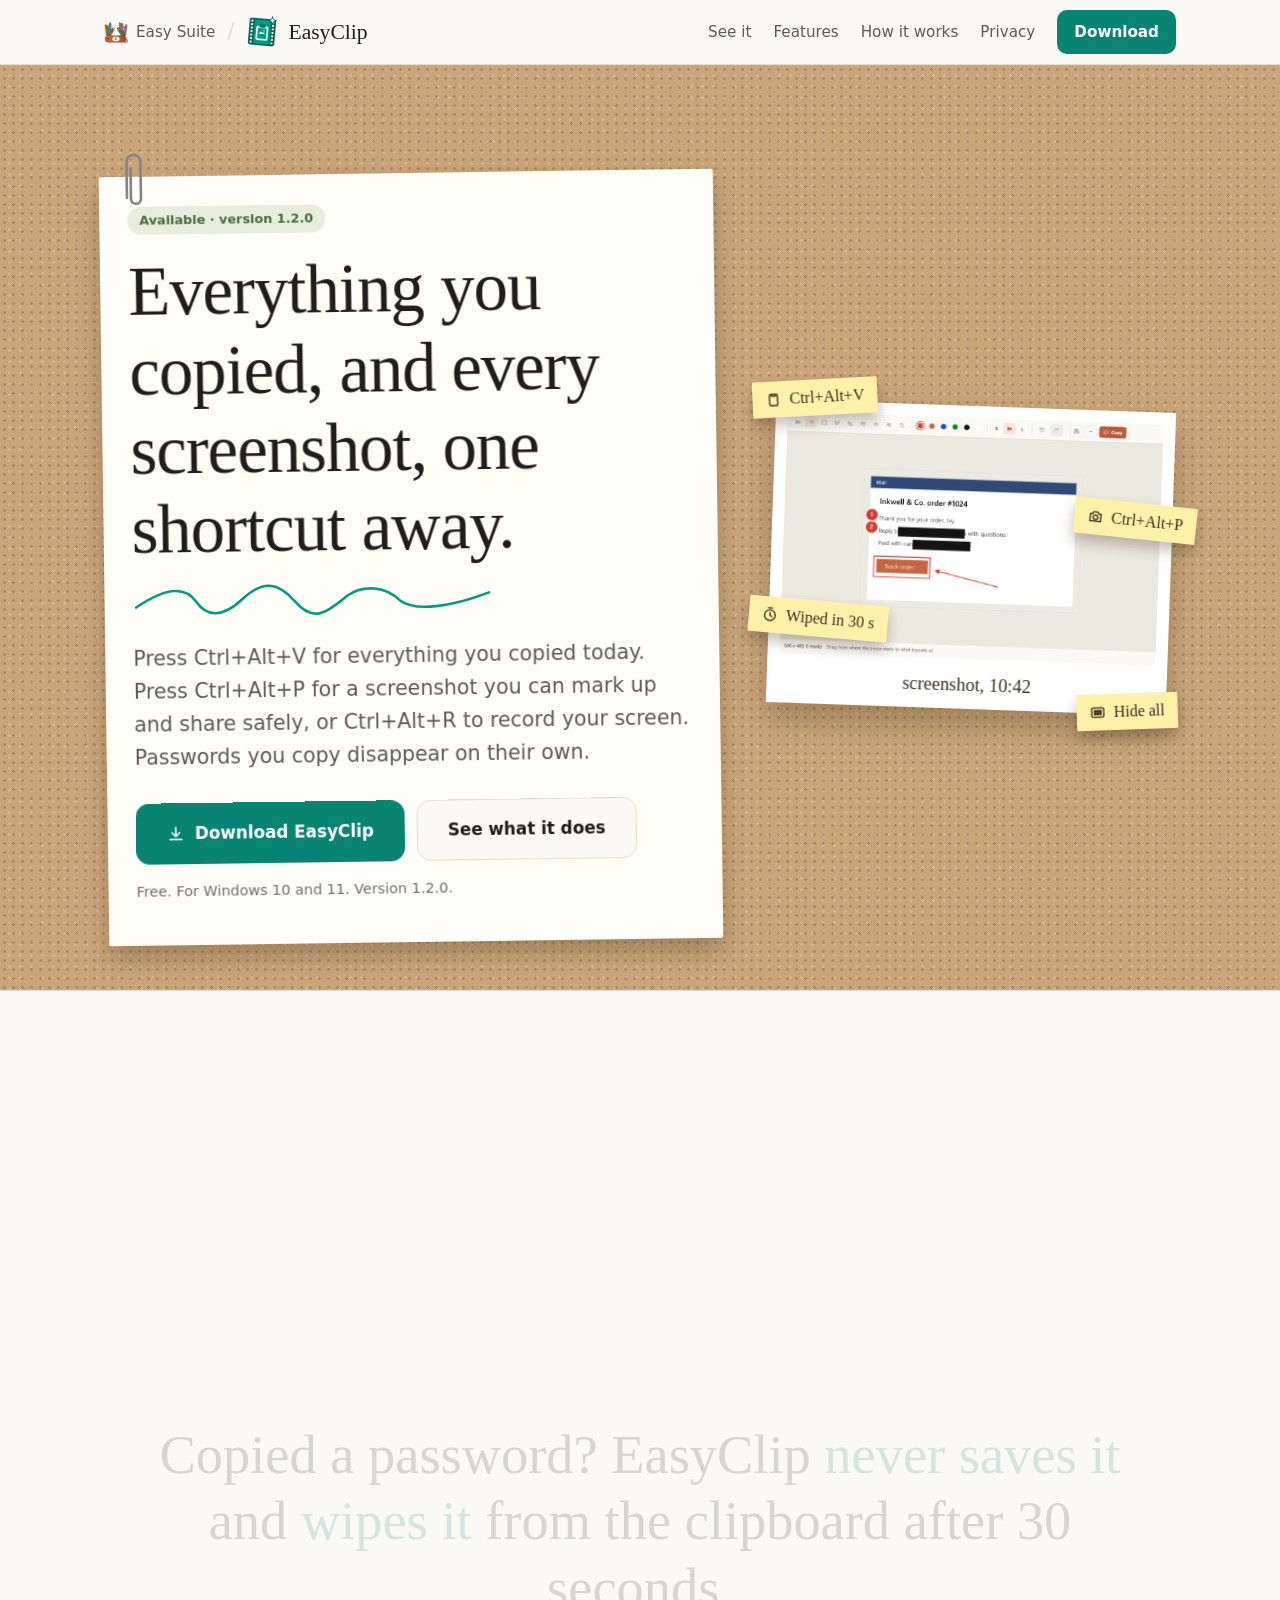
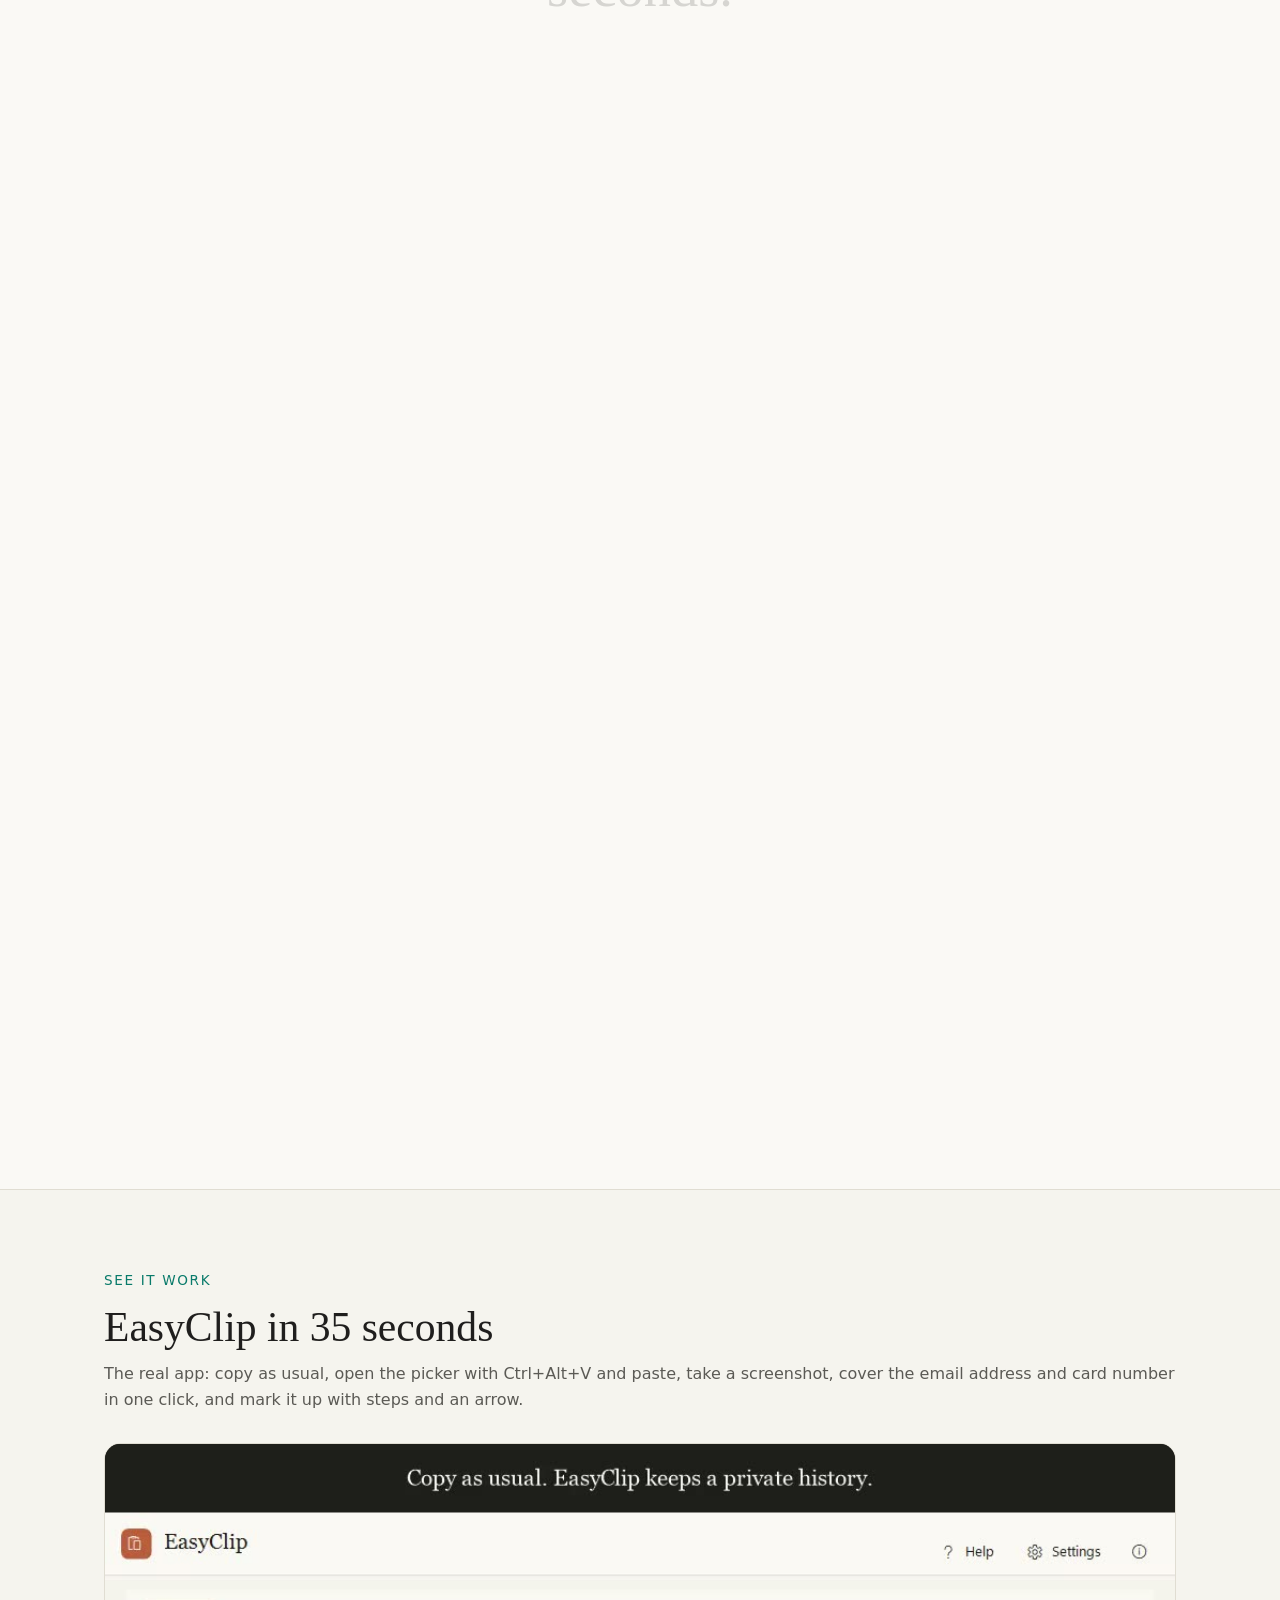
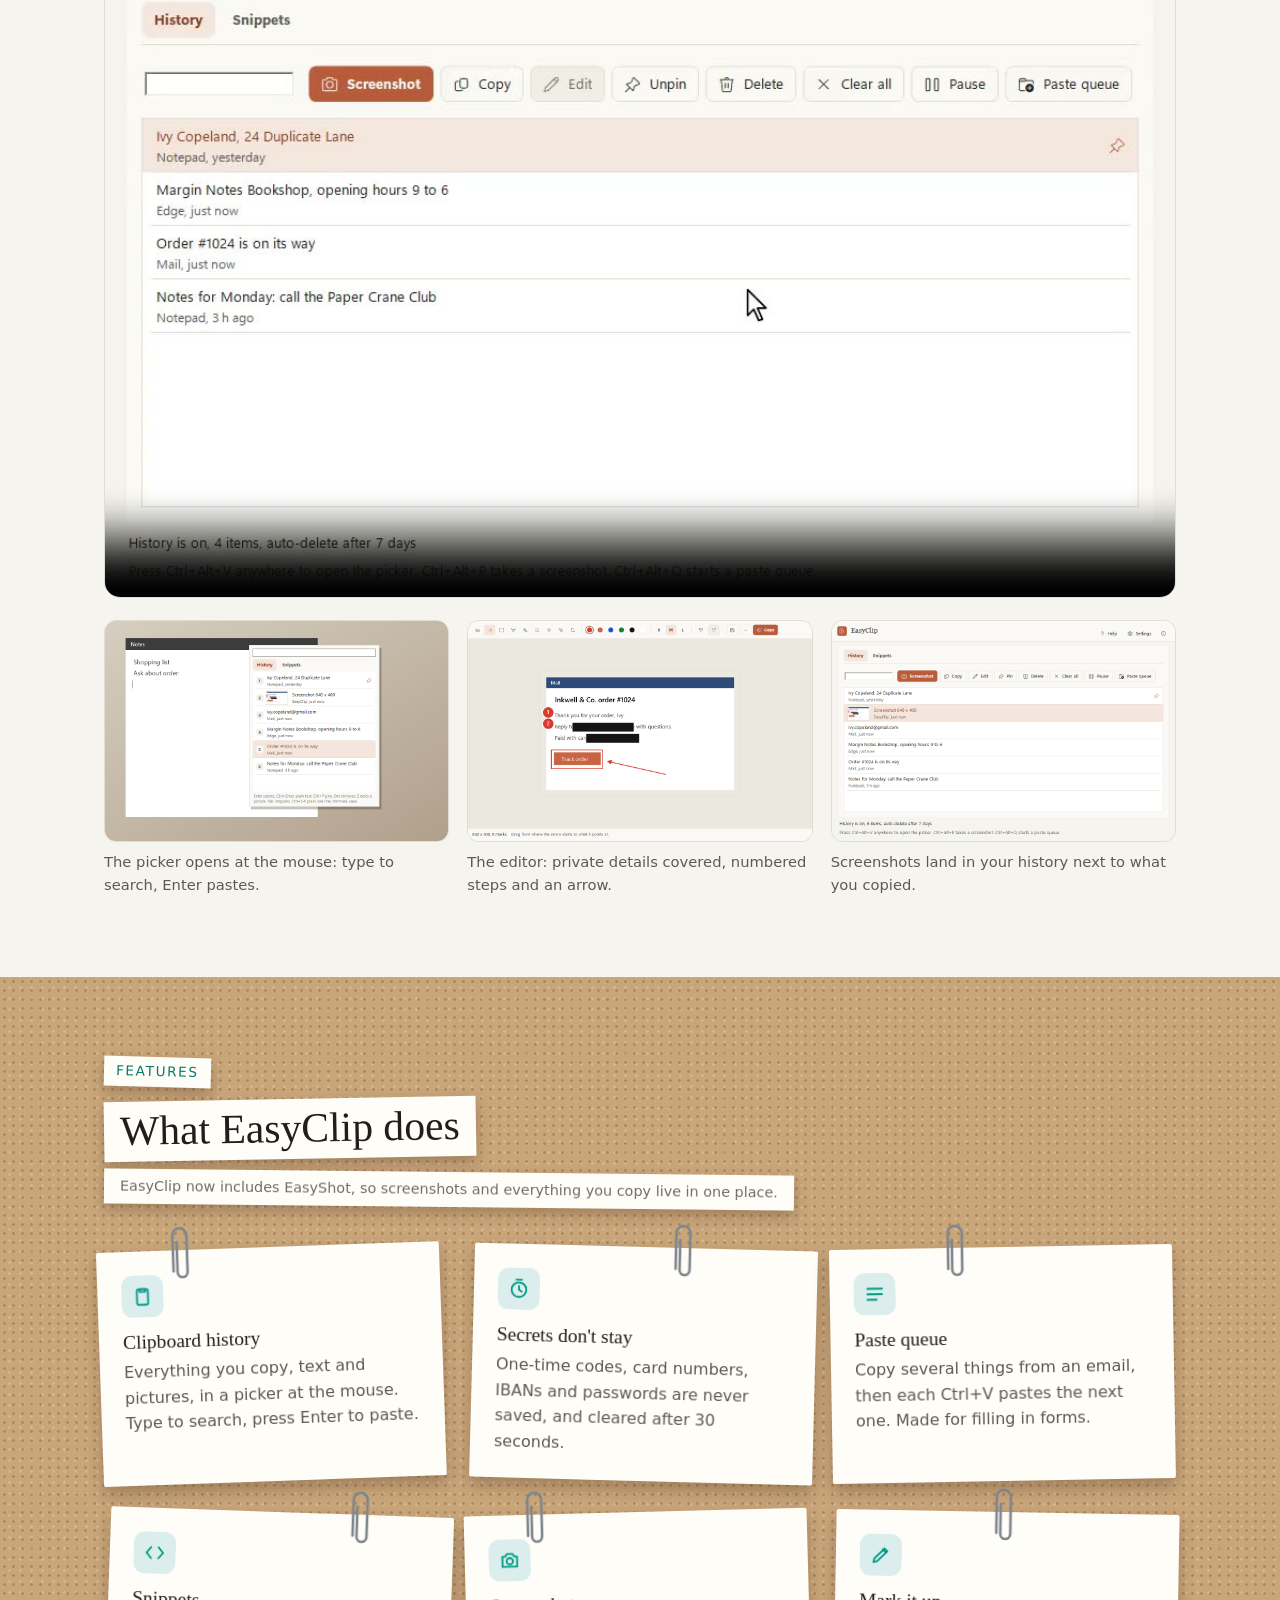
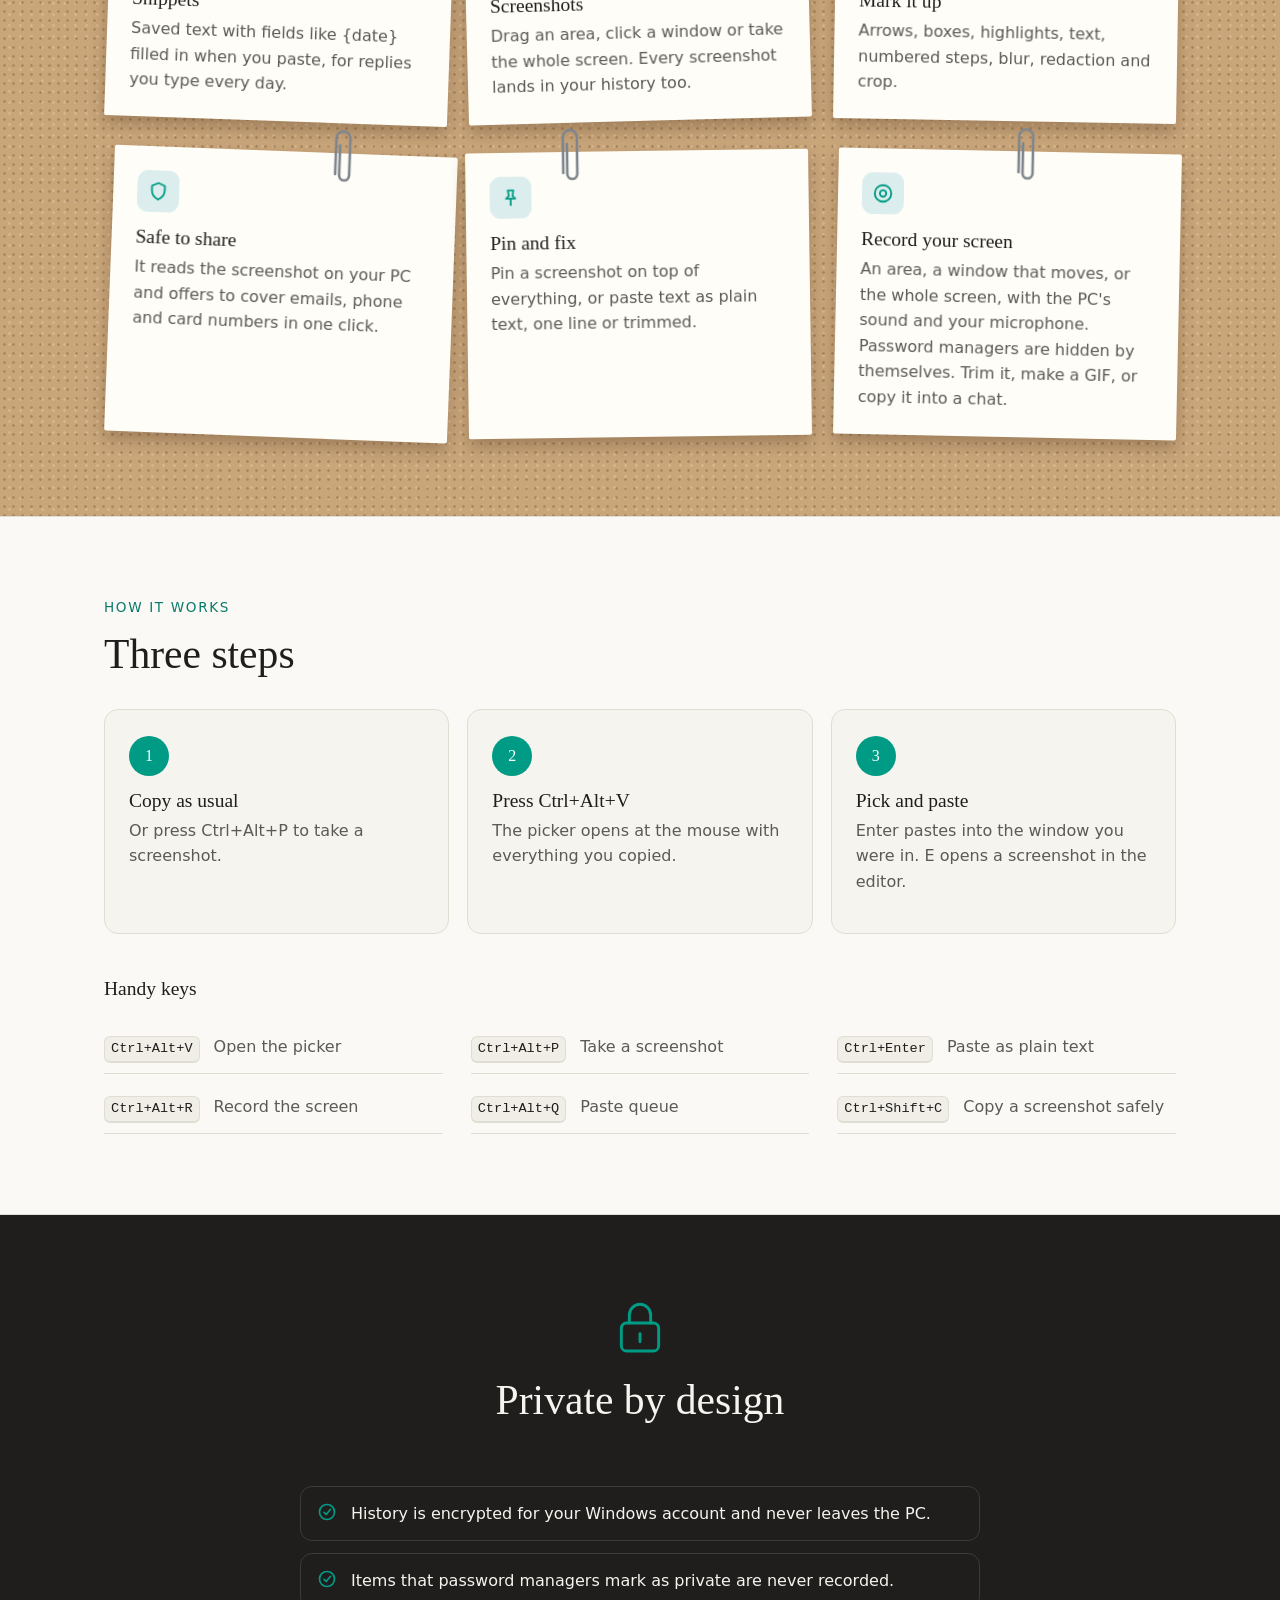
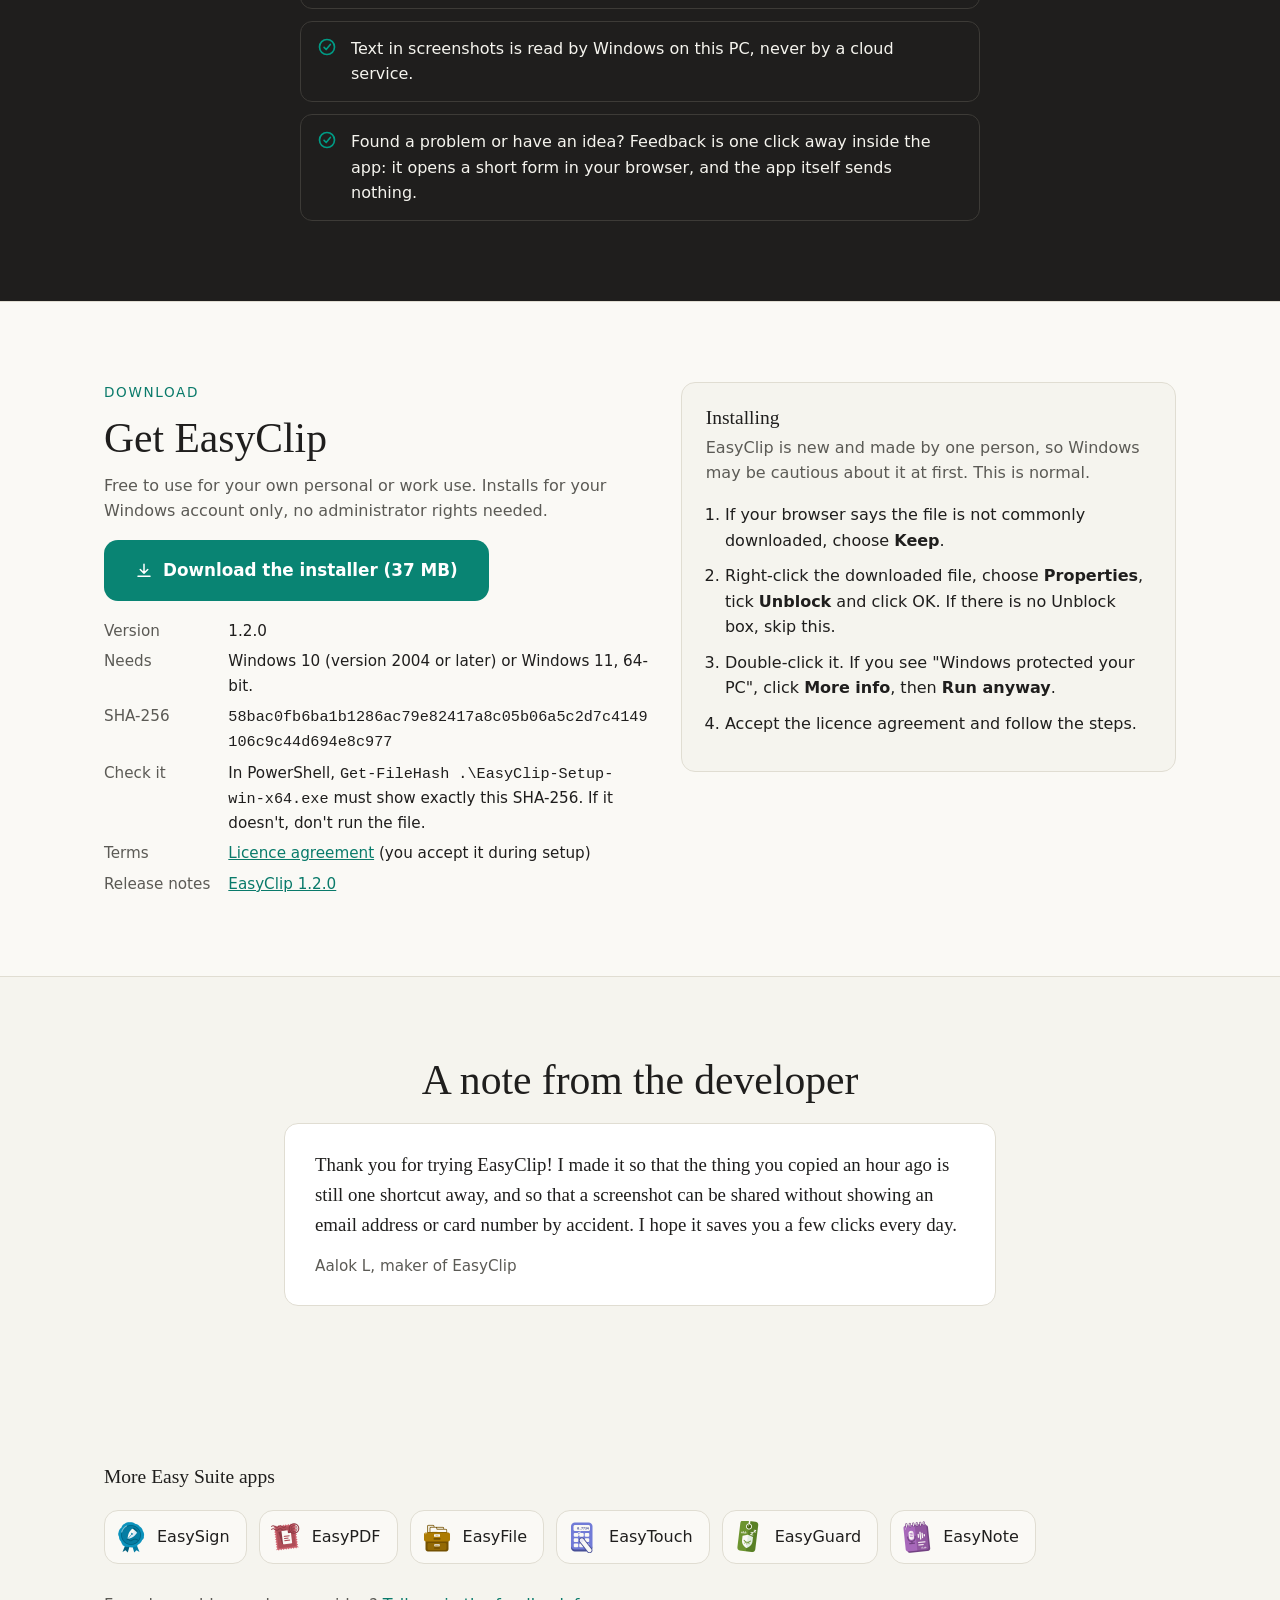
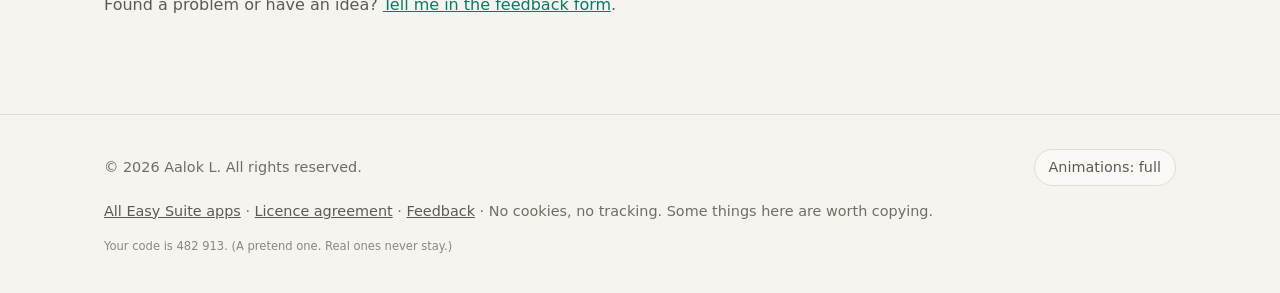
<file: easyclip/index.html>
<!doctype html>
<html lang="en" class="no-js" data-app="easyclip">
<head>
<meta charset="utf-8">
<!-- security: start -->
<meta http-equiv="Content-Security-Policy" content="default-src 'none'; script-src 'self' 'sha256-MFInW1ZFFoI0F1x8nevmKyzEfaO0qUzkNNwZIGCtmcs=' 'sha256-spopUkX0Y78sDaUf7gL9o56O3M4HfPe5ZUZBuA4qX4Y='; style-src 'self' 'unsafe-inline'; img-src 'self' data:; media-src 'self'; font-src 'self'; manifest-src 'self'; connect-src 'none'; object-src 'none'; frame-src 'none'; worker-src 'none'; base-uri 'none'; form-action 'none'; upgrade-insecure-requests">
<meta name="referrer" content="no-referrer">
<script>if (window.top !== window.self) { document.documentElement.style.display = 'none'; try { window.top.location.replace(window.self.location.href); } catch (e) { } }</script>
<!-- security: end -->
<meta name="viewport" content="width=device-width, initial-scale=1">
<title>EasyClip: everything you copied, every screenshot, and screen recordings</title>
<meta name="description" content="A private clipboard history, snippets, safe screenshots and a screen recorder on one shortcut each. Free from Easy Suite.">
<meta name="color-scheme" content="light dark">
<link rel="icon" type="image/png" href="../images/apps/easyclip.png">
<link rel="canonical" href="https://unspekable1654.github.io/easyclip/">
<meta property="og:type" content="website">
<meta property="og:site_name" content="Easy Suite">
<meta property="og:title" content="EasyClip: everything you copied, every screenshot, and screen recordings">
<meta property="og:description" content="A private clipboard history, snippets, safe screenshots and a screen recorder on one shortcut each. Free from Easy Suite.">
<meta property="og:url" content="https://unspekable1654.github.io/easyclip/">
<meta property="og:image" content="https://unspekable1654.github.io/images/easyclip/easyclip-picker.png">
<meta property="og:image:width" content="1000">
<meta property="og:image:height" content="640">
<meta property="og:image:alt" content="The EasyClip picker open over a notes window, listing an address, a screenshot, an email address and other things copied today.">
<meta name="twitter:card" content="summary_large_image">
<script>
  (function () {
    var root = document.documentElement, pref = null;
    try { pref = localStorage.getItem('easysign-motion'); } catch (e) { }
    root.className = 'js ' + (pref !== 'calm' ? 'motion' : 'calm');
  })();
</script>
<link rel="stylesheet" href="../assets/app.css">
<link rel="stylesheet" href="../assets/easyclip-pinboard.css">
</head>
<body>
<div class="progress" aria-hidden="true"></div>

<header>
  <div class="wrap">
    <a class="suite-link" href="../" aria-label="Easy Suite: all apps"><img src="../images/suite-logo.png" alt="" width="24" height="24"><span>Easy Suite</span></a>
    <span class="crumb" aria-hidden="true">/</span>
    <a class="brand" href="#top"><img src="../images/apps/easyclip.png" alt="" width="32" height="32">EasyClip</a>
    <nav aria-label="Sections">
      <a href="#see">See it</a>
      <a href="#features">Features</a>
      <a href="#how">How it works</a>
      <a href="#privacy">Privacy</a>
      <a class="keep btn btn-primary btn-small" href="#download">Download</a>
    </nav>
  </div>
</header>

<main id="top">
  <!-- Copy something. Anything. -->
  <section class="hero">
    <div class="wrap hero-grid">
      <div>
        <span class="chip ok">Available &middot; version 1.2.0</span>
        <h1 class="split">Everything you copied, and every screenshot, one shortcut away.</h1>
        <svg class="flourish" viewBox="0 0 420 46" aria-hidden="true" focusable="false"><path d="M4 30 C 40 6, 62 6, 74 24 S 104 44, 128 22 S 170 2, 190 26 S 226 40, 250 20 C 270 6, 296 10, 312 26 C 330 40, 372 34, 416 18"/></svg>
        <p class="lead">Press Ctrl+Alt+V for everything you copied today. Press Ctrl+Alt+P for a screenshot you can mark up and share safely, or Ctrl+Alt+R to record your screen. Passwords you copy disappear on their own.</p>
        <div class="actions">
          <a class="btn btn-primary btn-big magnetic" href="#download"><svg viewBox="0 0 24 24" fill="none" stroke="currentColor" stroke-width="2" stroke-linecap="round" stroke-linejoin="round" aria-hidden="true"><path d="M12 3v12m0 0-5-5m5 5 5-5M4 19h16"/></svg>Download EasyClip</a>
          <a class="btn btn-secondary btn-big" href="#features">See what it does</a>
        </div>
        <p class="meta subtle">Free. For Windows 10 and 11. Version 1.2.0.</p>
      </div>
      <div class="art" aria-hidden="true">
        <span class="ring"></span><span class="ring two"></span>
        <img class="icon-big" src="../images/apps/easyclip.png" alt="" width="128" height="128">
          <span class="float f1" style="--i:0"><svg viewBox="0 0 24 24" fill="none" stroke="currentColor" stroke-width="2" stroke-linecap="round" stroke-linejoin="round" aria-hidden="true"><rect x="6" y="4" width="12" height="17" rx="2"/><path d="M9 4h6v3H9z"/></svg>Ctrl+Alt+V</span>
          <span class="float f2" style="--i:1"><svg viewBox="0 0 24 24" fill="none" stroke="currentColor" stroke-width="2" stroke-linecap="round" stroke-linejoin="round" aria-hidden="true"><path d="M4 8h3l2-3h6l2 3h3v11H4z"/><circle cx="12" cy="13" r="3.5"/></svg>Ctrl+Alt+P</span>
          <span class="float f3" style="--i:2"><svg viewBox="0 0 24 24" fill="none" stroke="currentColor" stroke-width="2" stroke-linecap="round" stroke-linejoin="round" aria-hidden="true"><circle cx="12" cy="13" r="8"/><path d="M12 9v4l3 2M9 2h6"/></svg>Wiped in 30 s</span>
          <span class="float f4" style="--i:3"><svg viewBox="0 0 24 24" fill="none" stroke="currentColor" stroke-width="2" stroke-linecap="round" stroke-linejoin="round" aria-hidden="true"><rect x="3" y="5" width="18" height="14" rx="2"/><path d="M7 9h2v2H7zM11 9h2v2h-2zM15 9h2v2h-2zM7 13h2v2H7zM11 13h2v2h-2zM15 13h2v2h-2z"/></svg>Hide all</span>
      </div>
    </div>
  </section>

  <section class="scene statement-scene band-alt" aria-label="Why EasyClip">
    <div class="stage">
      <div class="wrap">
        <p class="statement split-words">Copied a password? EasyClip <span>never saves it</span> and <span>wipes it</span> from the clipboard after 30 seconds.</p>
      </div>
    </div>
  </section>

  <section id="see">
    <div class="wrap">
      <p class="kicker reveal">See it work</p>
      <h2 class="reveal">EasyClip in 35 seconds</h2>
      <p class="muted reveal" id="see-about">The real app: copy as usual, open the picker with Ctrl+Alt+V and paste, take a screenshot, cover the email address and card number in one click, and mark it up with steps and an arrow.</p>
      <div class="watch reveal">
        <video src="../videos/easyclip-demo.mp4" poster="../videos/easyclip-demo-poster.jpg" width="1000" height="704" controls playsinline muted preload="none" aria-describedby="see-about"></video>
      </div>
      <div class="shots">
        <figure class="reveal" style="--delay:0.00s"><img src="../images/easyclip/easyclip-picker.png" alt="The EasyClip picker open over a notes window, listing an address, a screenshot, an email address and other things copied today." width="1000" height="640" loading="lazy"><figcaption>The picker opens at the mouse: type to search, Enter pastes.</figcaption></figure>
        <figure class="reveal" style="--delay:0.08s"><img src="../images/easyclip/easyclip-editor.png" alt="The screenshot editor showing an order email with the email address and card number blacked out, two numbered steps and an arrow pointing at the Track order button." width="1100" height="704" loading="lazy"><figcaption>The editor: private details covered, numbered steps and an arrow.</figcaption></figure>
        <figure class="reveal" style="--delay:0.16s"><img src="../images/easyclip/easyclip-history.png" alt="The EasyClip main window with the history: a pinned address, a screenshot with its thumbnail, an email address and notes." width="1000" height="640" loading="lazy"><figcaption>Screenshots land in your history next to what you copied.</figcaption></figure>
      </div>
    </div>
  </section>

  <!-- Cards can be pinned. -->
  <section id="features">
    <div class="wrap">
      <p class="kicker reveal">Features</p>
      <h2 class="reveal">What EasyClip does</h2>
      <p class="subtle reveal">EasyClip now includes EasyShot, so screenshots and everything you copy live in one place.</p>
      <div class="features">
        <div class="card reveal flip tilt" style="--delay:0.00s"><div class="icon"><svg viewBox="0 0 24 24" fill="none" stroke="currentColor" stroke-width="2" stroke-linecap="round" stroke-linejoin="round" aria-hidden="true"><rect x="6" y="4" width="12" height="17" rx="2"/><path d="M9 4h6v3H9z"/></svg></div><h3>Clipboard history</h3><p class="muted">Everything you copy, text and pictures, in a picker at the mouse. Type to search, press Enter to paste.</p></div>
        <div class="card reveal flip tilt" style="--delay:0.08s"><div class="icon"><svg viewBox="0 0 24 24" fill="none" stroke="currentColor" stroke-width="2" stroke-linecap="round" stroke-linejoin="round" aria-hidden="true"><circle cx="12" cy="13" r="8"/><path d="M12 9v4l3 2M9 2h6"/></svg></div><h3>Secrets don&#x27;t stay</h3><p class="muted">One-time codes, card numbers, IBANs and passwords are never saved, and cleared after 30 seconds.</p></div>
        <div class="card reveal flip tilt" style="--delay:0.16s"><div class="icon"><svg viewBox="0 0 24 24" fill="none" stroke="currentColor" stroke-width="2" stroke-linecap="round" stroke-linejoin="round" aria-hidden="true"><path d="M4 6h16M4 12h16M4 18h10"/></svg></div><h3>Paste queue</h3><p class="muted">Copy several things from an email, then each Ctrl+V pastes the next one. Made for filling in forms.</p></div>
        <div class="card reveal flip tilt" style="--delay:0.00s"><div class="icon"><svg viewBox="0 0 24 24" fill="none" stroke="currentColor" stroke-width="2" stroke-linecap="round" stroke-linejoin="round" aria-hidden="true"><path d="M8 6 3 12l5 6M16 6l5 6-5 6"/></svg></div><h3>Snippets</h3><p class="muted">Saved text with fields like {date} filled in when you paste, for replies you type every day.</p></div>
        <div class="card reveal flip tilt" style="--delay:0.08s"><div class="icon"><svg viewBox="0 0 24 24" fill="none" stroke="currentColor" stroke-width="2" stroke-linecap="round" stroke-linejoin="round" aria-hidden="true"><path d="M4 8h3l2-3h6l2 3h3v11H4z"/><circle cx="12" cy="13" r="3.5"/></svg></div><h3>Screenshots</h3><p class="muted">Drag an area, click a window or take the whole screen. Every screenshot lands in your history too.</p></div>
        <div class="card reveal flip tilt" style="--delay:0.16s"><div class="icon"><svg viewBox="0 0 24 24" fill="none" stroke="currentColor" stroke-width="2" stroke-linecap="round" stroke-linejoin="round" aria-hidden="true"><path d="M4 20l4-1 11-11-3-3L5 16z"/><path d="m14 6 3 3"/></svg></div><h3>Mark it up</h3><p class="muted">Arrows, boxes, highlights, text, numbered steps, blur, redaction and crop.</p></div>
        <div class="card reveal flip tilt" style="--delay:0.00s"><div class="icon"><svg viewBox="0 0 24 24" fill="none" stroke="currentColor" stroke-width="2" stroke-linecap="round" stroke-linejoin="round" aria-hidden="true"><path d="M12 3 5 6v5c0 5 3 8 7 10 4-2 7-5 7-10V6z"/></svg></div><h3>Safe to share</h3><p class="muted">It reads the screenshot on your PC and offers to cover emails, phone and card numbers in one click.</p></div>
        <div class="card reveal flip tilt" style="--delay:0.08s"><div class="icon"><svg viewBox="0 0 24 24" fill="none" stroke="currentColor" stroke-width="2" stroke-linecap="round" stroke-linejoin="round" aria-hidden="true"><path d="M9 4h6l-1 6 3 3H7l3-3z"/><path d="M12 13v7"/></svg></div><h3>Pin and fix</h3><p class="muted">Pin a screenshot on top of everything, or paste text as plain text, one line or trimmed.</p></div>
        <div class="card reveal flip tilt" style="--delay:0.16s"><div class="icon"><svg viewBox="0 0 24 24" fill="none" stroke="currentColor" stroke-width="2" stroke-linecap="round" stroke-linejoin="round" aria-hidden="true"><circle cx="12" cy="12" r="9"/><circle cx="12" cy="12" r="3.5"/></svg></div><h3>Record your screen</h3><p class="muted">An area, a window that moves, or the whole screen, with the PC&#x27;s sound and your microphone. Password managers are hidden by themselves. Trim it, make a GIF, or copy it into a chat.</p></div>
      </div>
    </div>
  </section>

  <section id="how" class="band-alt">
    <div class="wrap">
      <p class="kicker reveal">How it works</p>
      <h2 class="reveal">Three steps</h2>
      <div class="steps">
        <div class="step reveal" style="--delay:0.0s"><div class="num">1</div><h3>Copy as usual</h3><p class="muted">Or press Ctrl+Alt+P to take a screenshot.</p></div>
        <div class="step reveal" style="--delay:0.1s"><div class="num">2</div><h3>Press Ctrl+Alt+V</h3><p class="muted">The picker opens at the mouse with everything you copied.</p></div>
        <div class="step reveal" style="--delay:0.2s"><div class="num">3</div><h3>Pick and paste</h3><p class="muted">Enter pastes into the window you were in. E opens a screenshot in the editor.</p></div>
      </div>
      <h3 class="reveal" style="margin-top:44px">Handy keys</h3>
      <div class="keys">
        <div class="key"><kbd>Ctrl+Alt+V</kbd><span class="muted">Open the picker</span></div>
        <div class="key"><kbd>Ctrl+Alt+P</kbd><span class="muted">Take a screenshot</span></div>
        <div class="key"><kbd>Ctrl+Enter</kbd><span class="muted">Paste as plain text</span></div>
        <div class="key"><kbd>Ctrl+Alt+R</kbd><span class="muted">Record the screen</span></div>
        <div class="key"><kbd>Ctrl+Alt+Q</kbd><span class="muted">Paste queue</span></div>
        <div class="key"><kbd>Ctrl+Shift+C</kbd><span class="muted">Copy a screenshot safely</span></div>
      </div>
    </div>
  </section>

  <section id="privacy" class="band-dark">
    <div class="wrap privacy">
      <svg class="lock reveal" viewBox="0 0 48 48" aria-hidden="true"><rect x="10" y="21" width="28" height="21" rx="4"/><path d="M16 21v-6a8 8 0 0 1 16 0v6"/><path d="M24 29v6"/></svg>
      <h2 class="reveal">Private by design</h2>
      <p class="muted reveal">Like every Easy Suite app: no account, no internet needed, no tracking.</p>
      <ul class="promises">
        <li class="reveal" style="--delay:0.0s"><svg viewBox="0 0 24 24" fill="none" stroke="currentColor" stroke-width="2" stroke-linecap="round" stroke-linejoin="round" aria-hidden="true"><circle cx="12" cy="12" r="9"/><path d="m8.5 12.5 2.5 2.5 5-6"/></svg>History is encrypted for your Windows account and never leaves the PC.</li>
        <li class="reveal" style="--delay:0.1s"><svg viewBox="0 0 24 24" fill="none" stroke="currentColor" stroke-width="2" stroke-linecap="round" stroke-linejoin="round" aria-hidden="true"><circle cx="12" cy="12" r="9"/><path d="m8.5 12.5 2.5 2.5 5-6"/></svg>Items that password managers mark as private are never recorded.</li>
        <li class="reveal" style="--delay:0.2s"><svg viewBox="0 0 24 24" fill="none" stroke="currentColor" stroke-width="2" stroke-linecap="round" stroke-linejoin="round" aria-hidden="true"><circle cx="12" cy="12" r="9"/><path d="m8.5 12.5 2.5 2.5 5-6"/></svg>Text in screenshots is read by Windows on this PC, never by a cloud service.</li>
        <li class="reveal" style="--delay:0.3s"><svg viewBox="0 0 24 24" fill="none" stroke="currentColor" stroke-width="2" stroke-linecap="round" stroke-linejoin="round" aria-hidden="true"><circle cx="12" cy="12" r="9"/><path d="m8.5 12.5 2.5 2.5 5-6"/></svg>Found a problem or have an idea? Feedback is one click away inside the app: it opens a short form in your browser, and the app itself sends nothing.</li>
      </ul>
    </div>
  </section>

  <section id="download" class="band-alt">
    <div class="wrap download">
      <div class="reveal">
        <p class="kicker">Download</p>
        <h2>Get EasyClip</h2>
        <p class="muted">Free to use for your own personal or work use. Installs for your Windows account only, no administrator rights needed.</p>
        <p><a class="btn btn-primary btn-big magnetic" href="https://github.com/Unspekable1654/Unspekable1654.github.io/releases/download/easyclip-v1.2.0/EasyClip-Setup-win-x64.exe">
          <svg viewBox="0 0 24 24" fill="none" stroke="currentColor" stroke-width="2" stroke-linecap="round" stroke-linejoin="round" aria-hidden="true"><path d="M12 3v12m0 0-5-5m5 5 5-5M4 19h16"/></svg>
          Download the installer (37 MB)
        </a></p>
        <dl class="facts">
          <dt>Version</dt><dd>1.2.0</dd>
          <dt>Needs</dt><dd>Windows 10 (version 2004 or later) or Windows 11, 64-bit.</dd>
          <dt>SHA-256</dt><dd><code>58bac0fb6ba1b1286ac79e82417a8c05b06a5c2d7c4149106c9c44d694e8c977</code></dd>
          <dt>Check it</dt><dd>In PowerShell, <code>Get-FileHash .\EasyClip-Setup-win-x64.exe</code> must show exactly this SHA-256. If it doesn't, don't run the file.</dd>
          <dt>Terms</dt><dd><a href="../LICENSE.txt">Licence agreement</a> (you accept it during setup)</dd>
          <dt>Release notes</dt><dd><a href="https://github.com/Unspekable1654/Unspekable1654.github.io/releases/tag/easyclip-v1.2.0">EasyClip 1.2.0</a></dd>
        </dl>
      </div>
      <div class="card reveal">
        <h3>Installing</h3>
        <p class="muted">EasyClip is new and made by one person, so Windows may be cautious about it at first. This is normal.</p>
        <ol class="install">
          <li>If your browser says the file is not commonly downloaded, choose <b>Keep</b>.</li>
          <li>Right-click the downloaded file, choose <b>Properties</b>, tick <b>Unblock</b> and click OK. If there is no Unblock box, skip this.</li>
          <li>Double-click it. If you see "Windows protected your PC", click <b>More info</b>, then <b>Run anyway</b>.</li>
          <li>Accept the licence agreement and follow the steps.</li>
        </ol>
      </div>
    </div>
  </section>

  <section id="note">
    <div class="wrap note">
      <h2 class="reveal center">A note from the developer</h2>
      <blockquote class="reveal">
        <p>Thank you for trying EasyClip! I made it so that the thing you copied an hour ago is still one shortcut away, and so that a screenshot can be shared without showing an email address or card number by accident. I hope it saves you a few clicks every day.</p>
        <div class="by">Aalok L, maker of EasyClip</div>
      </blockquote>
    </div>
  </section>

  <section id="more">
    <div class="wrap">
      <h3 class="reveal">More Easy Suite apps</h3>
      <div class="others reveal">
        <a class="other" href="../easysign/"><img src="../images/apps/easysign.png" alt="" width="32" height="32">EasySign</a>
        <a class="other" href="../easypdf/"><img src="../images/apps/easypdf.png" alt="" width="32" height="32">EasyPDF</a>
        <a class="other" href="../easyfile/"><img src="../images/apps/easyfile.png" alt="" width="32" height="32">EasyFile</a>
        <a class="other" href="../easytouch/"><img src="../images/apps/easytouch.png" alt="" width="32" height="32">EasyTouch</a>
        <a class="other" href="../easyguard/"><img src="../images/apps/easyguard.png" alt="" width="32" height="32">EasyGuard</a>
        <a class="other" href="../easynote/"><img src="../images/apps/easynote.png" alt="" width="32" height="32">EasyNote</a>
      </div>
      <p class="muted reveal" style="margin-top:28px">Found a problem or have an idea? <a href="https://docs.google.com/forms/d/e/1FAIpQLScC7riL7U2CfY4Zo2l5sXBMDg38h3i7c_D3k4DlkvJMoYQPKA/viewform?usp=pp_url&amp;entry.1483937742=Feedback+or+an+idea&amp;entry.1506693288=EasyClip" target="_blank" rel="noopener noreferrer">Tell me in the feedback form</a>.</p>
    </div>
  </section>
</main>

<footer>
  <div class="wrap">
    <div>&copy; 2026 Aalok L. All rights reserved.</div>
    <button class="motion-switch" type="button" aria-pressed="false">Animations: full</button>
    <div><a href="../">All Easy Suite apps</a> &middot; <a href="../LICENSE.txt">Licence agreement</a> &middot; <a href="../#feedback">Feedback</a> &middot; No cookies, no tracking. Some things here are worth copying.</div>
    <p class="fine">Your code is <span class="decoy">482 913</span>. (A pretend one. Real ones never stay.)</p>
  </div>
</footer>
<script src="../assets/app.js"></script>
<script src="../assets/easyclip-pinboard.js"></script>
<script src="../assets/eggs.js" data-page="easyclip"></script>
<script src="../assets/eggs-easyclip.js"></script>
</body>
</html>
</file>
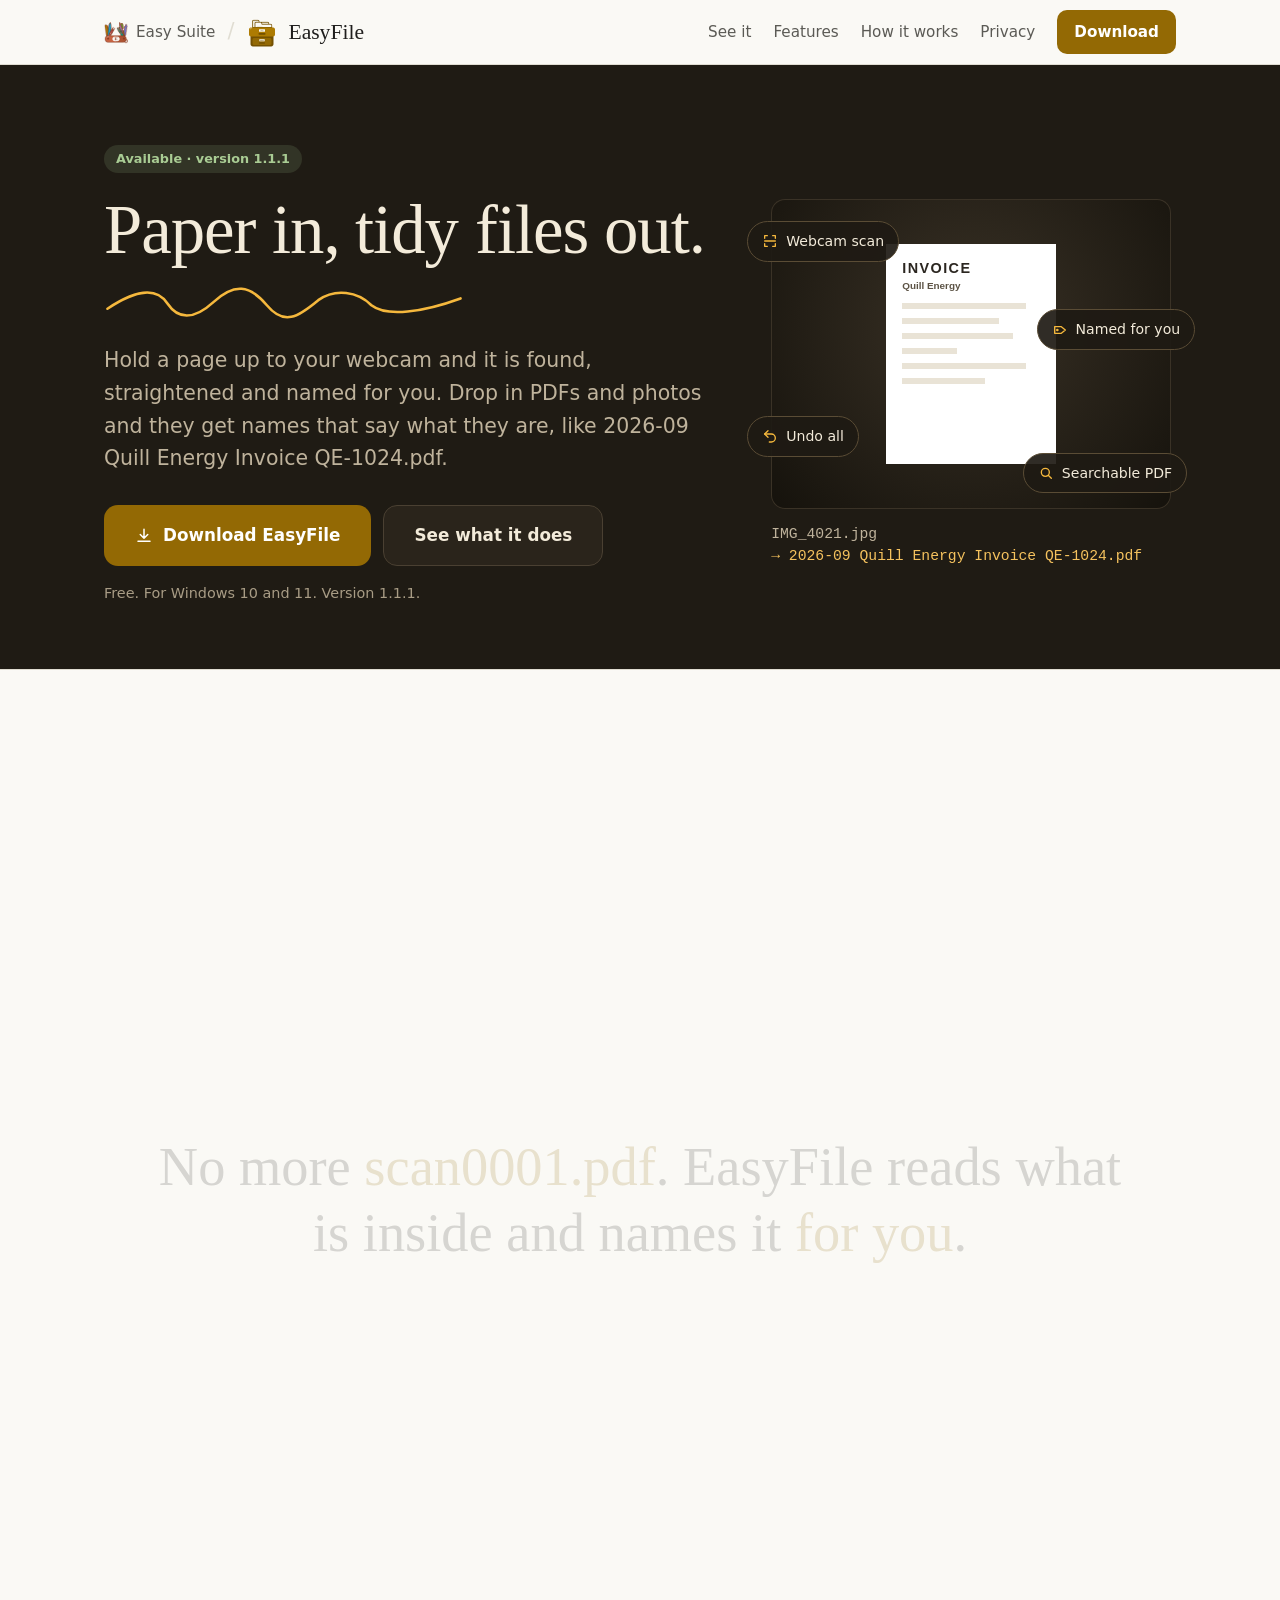
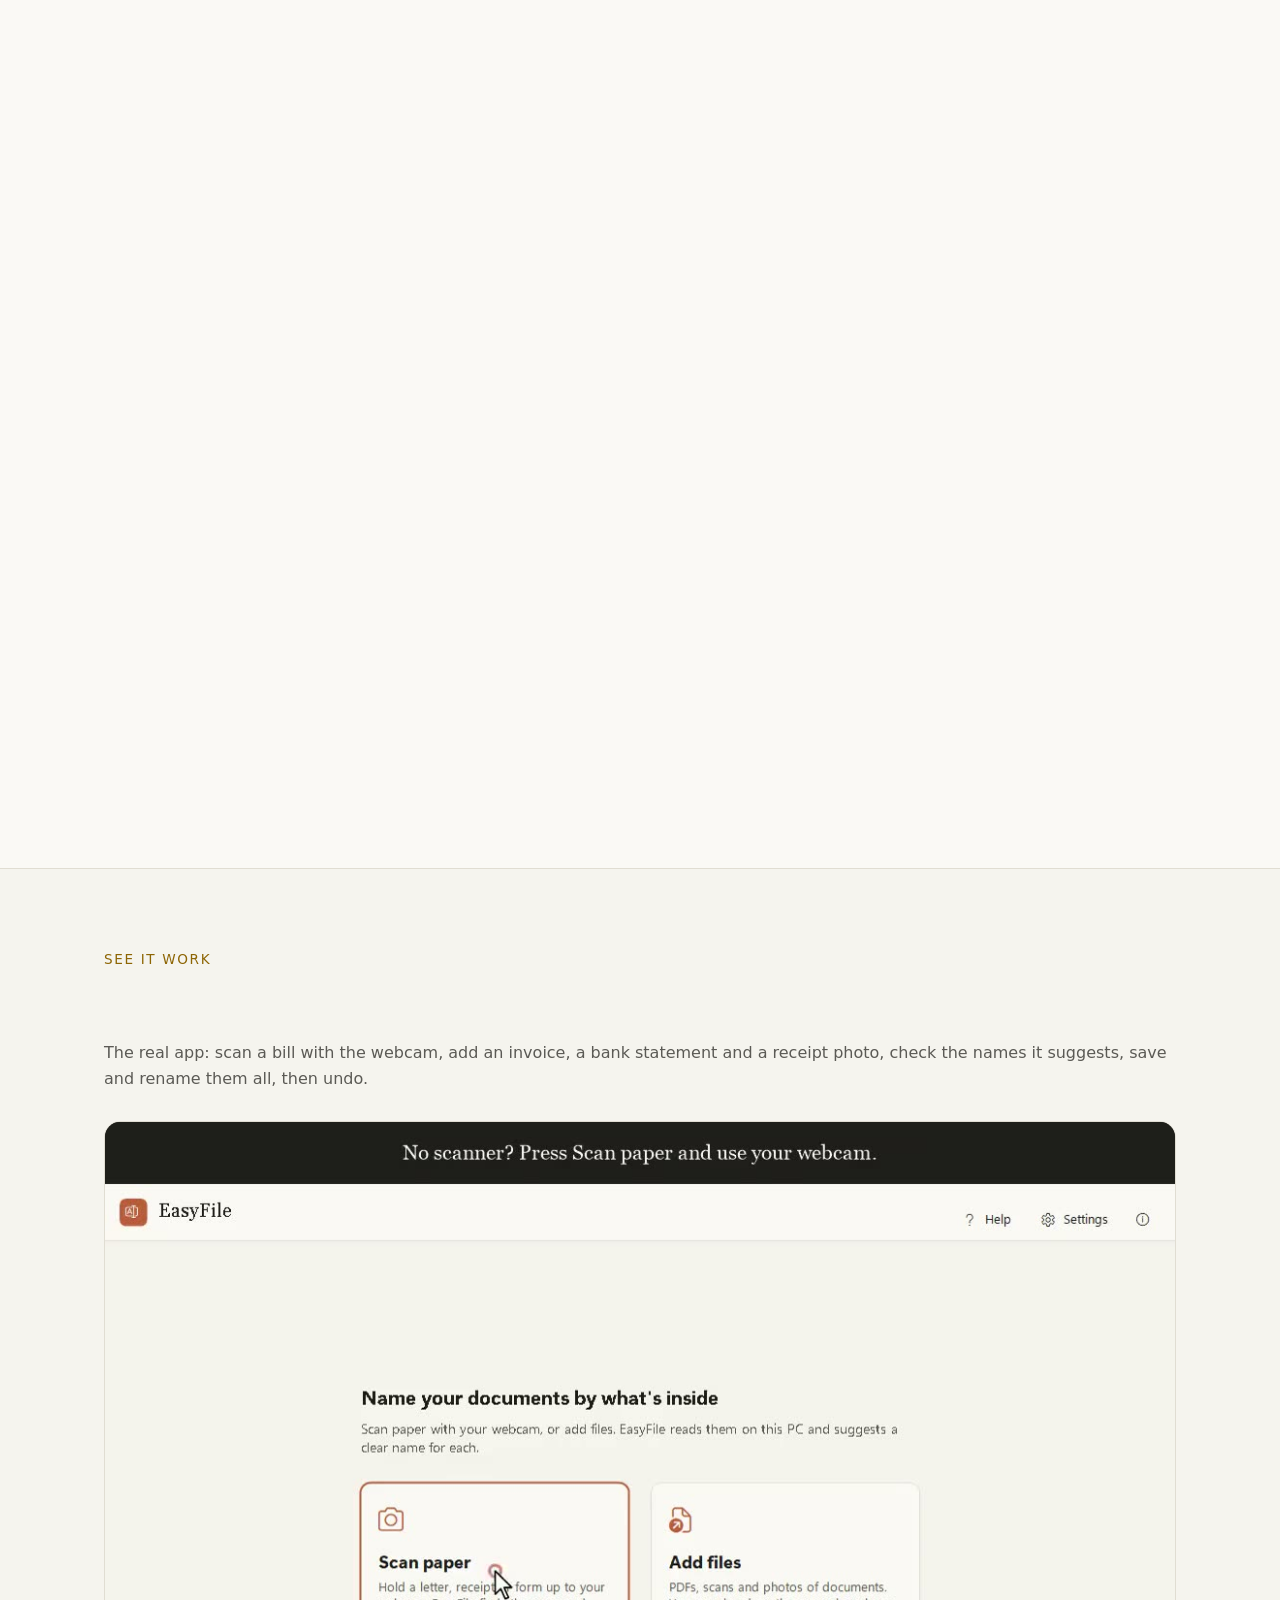
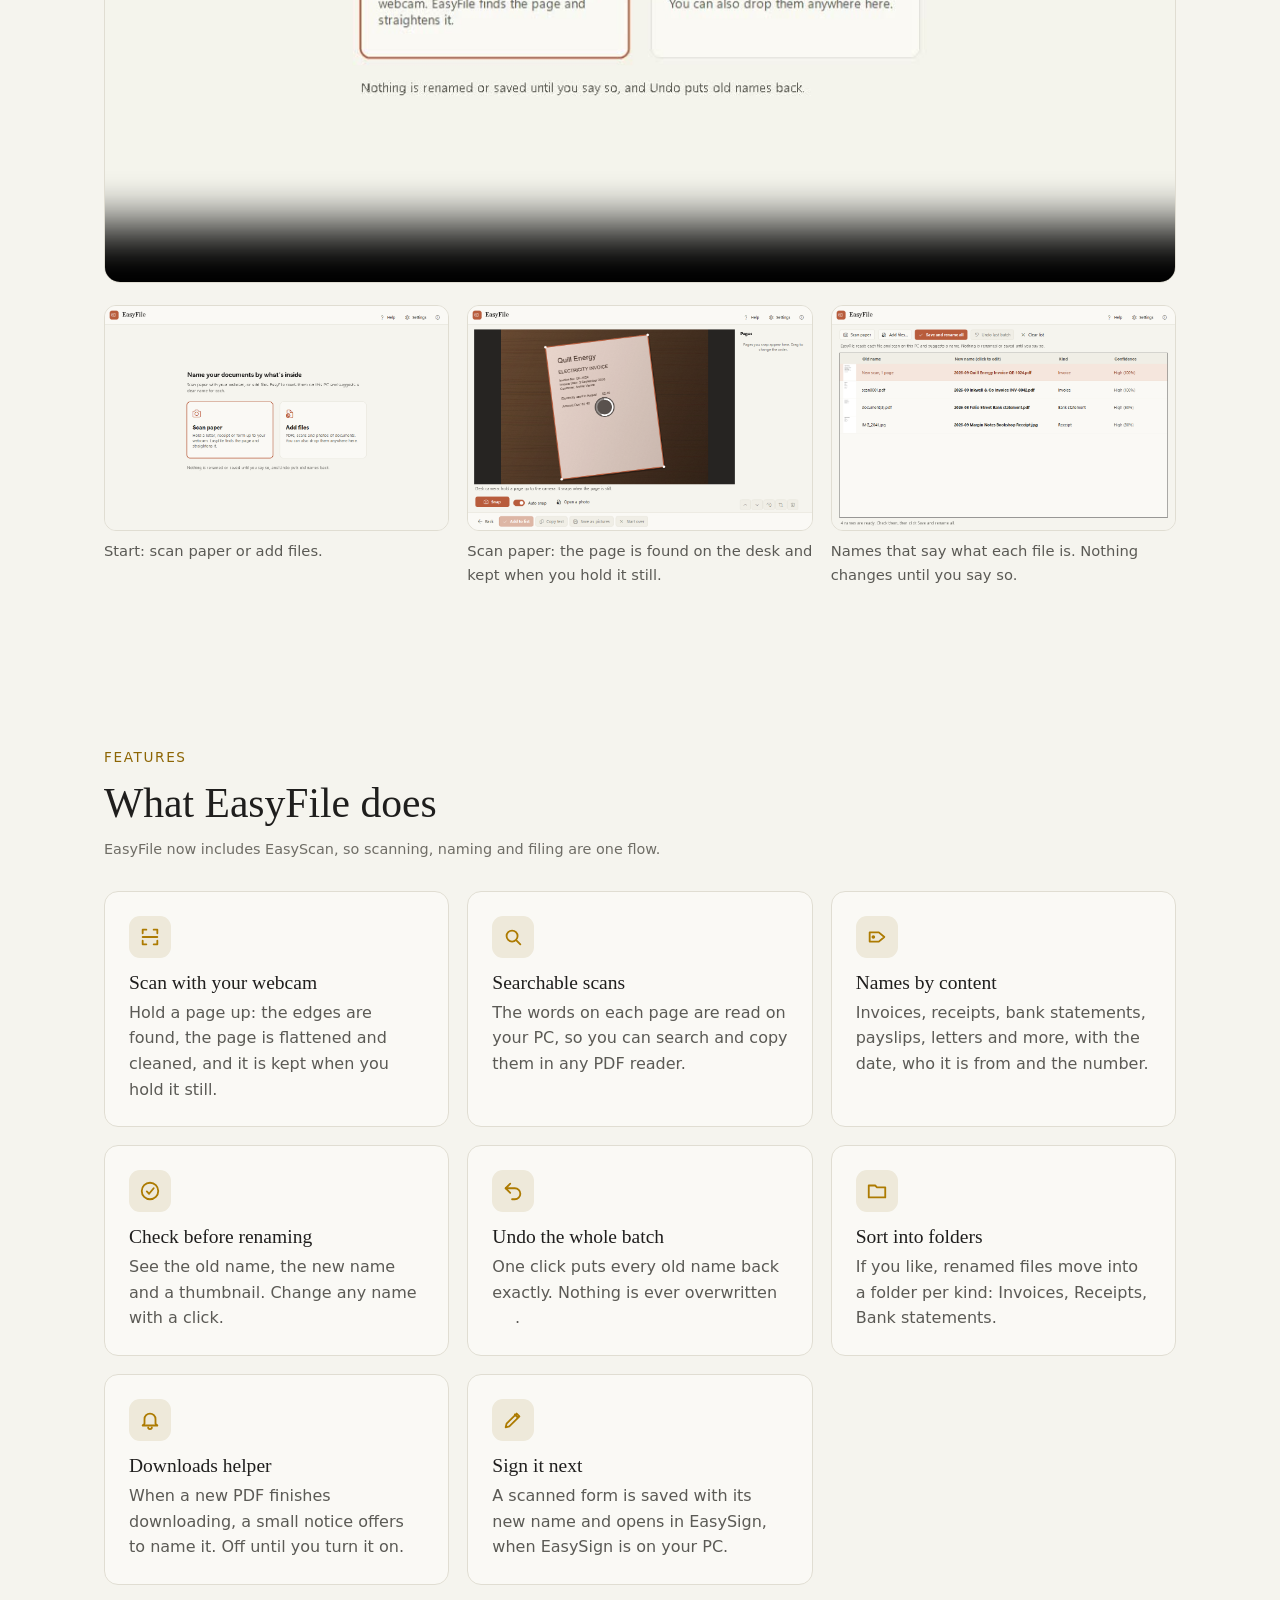
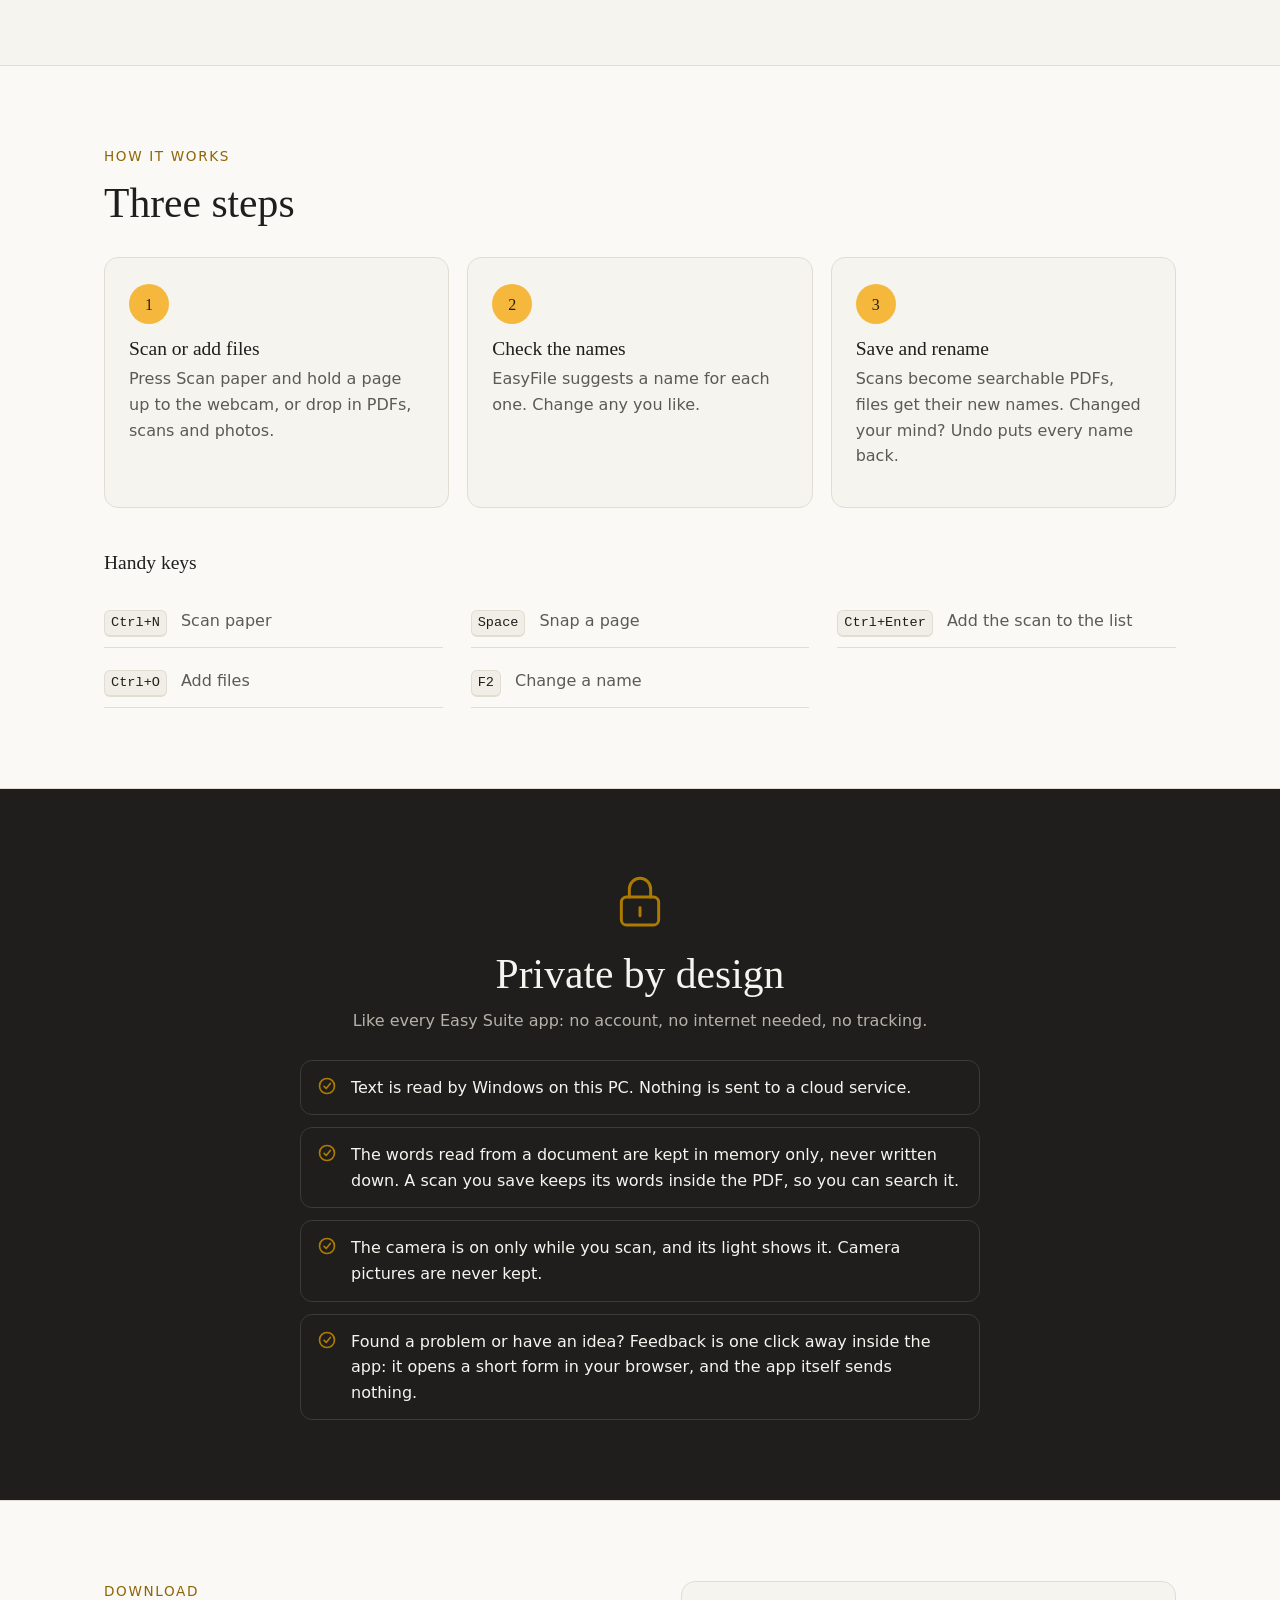
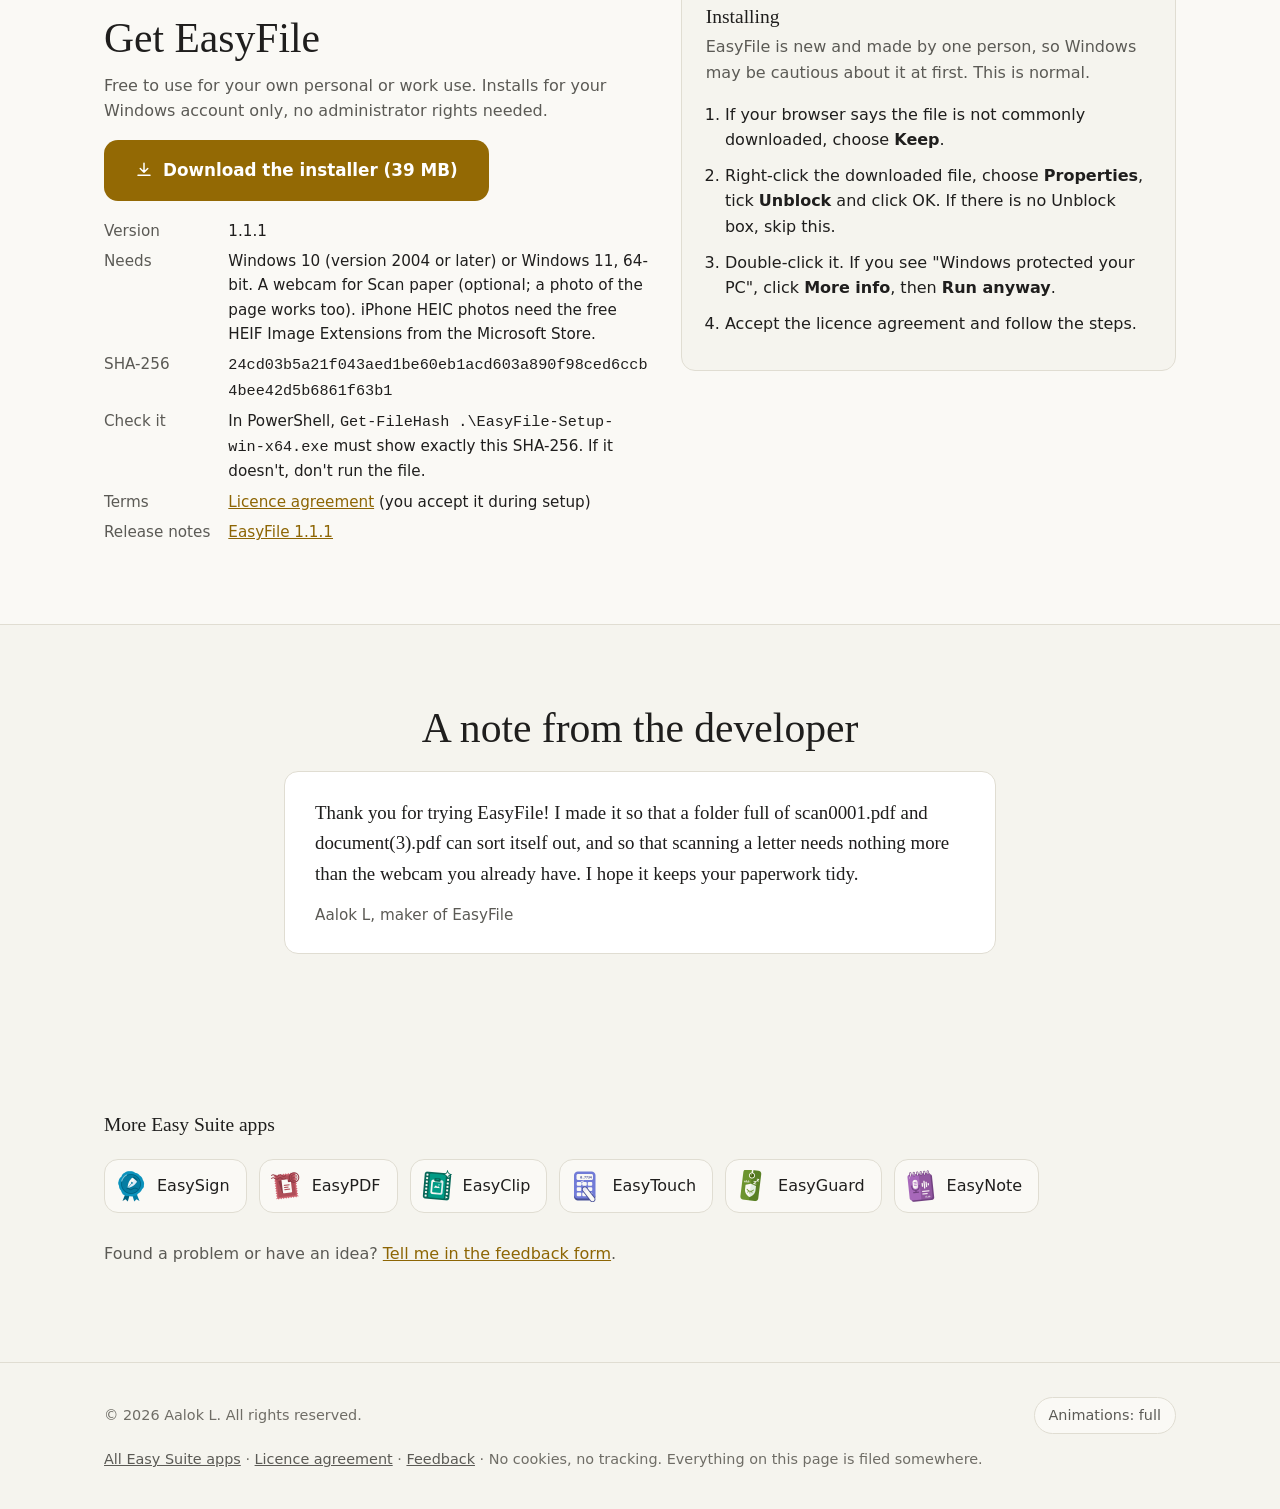
<file: easyfile/index.html>
<!doctype html>
<html lang="en" class="no-js" data-app="easyfile">
<head>
<meta charset="utf-8">
<!-- security: start -->
<meta http-equiv="Content-Security-Policy" content="default-src 'none'; script-src 'self' 'sha256-MFInW1ZFFoI0F1x8nevmKyzEfaO0qUzkNNwZIGCtmcs=' 'sha256-spopUkX0Y78sDaUf7gL9o56O3M4HfPe5ZUZBuA4qX4Y='; style-src 'self' 'unsafe-inline'; img-src 'self' data:; media-src 'self'; font-src 'self'; manifest-src 'self'; connect-src 'none'; object-src 'none'; frame-src 'none'; worker-src 'none'; base-uri 'none'; form-action 'none'; upgrade-insecure-requests">
<meta name="referrer" content="no-referrer">
<script>if (window.top !== window.self) { document.documentElement.style.display = 'none'; try { window.top.location.replace(window.self.location.href); } catch (e) { } }</script>
<!-- security: end -->
<meta name="viewport" content="width=device-width, initial-scale=1">
<title>EasyFile: paper in, tidy files out</title>
<meta name="description" content="Scan paper with your webcam and name files by what&#x27;s inside them. Free from Easy Suite.">
<meta name="color-scheme" content="light dark">
<link rel="icon" type="image/png" href="../images/apps/easyfile.png">
<link rel="canonical" href="https://unspekable1654.github.io/easyfile/">
<meta property="og:type" content="website">
<meta property="og:site_name" content="Easy Suite">
<meta property="og:title" content="EasyFile: paper in, tidy files out">
<meta property="og:description" content="Scan paper with your webcam and name files by what&#x27;s inside them. Free from Easy Suite.">
<meta property="og:url" content="https://unspekable1654.github.io/easyfile/">
<meta property="og:image" content="https://unspekable1654.github.io/images/easyfile/easyfile-start.png">
<meta property="og:image:width" content="1104">
<meta property="og:image:height" content="721">
<meta property="og:image:alt" content="The EasyFile start screen with two big choices, Scan paper and Add files.">
<meta name="twitter:card" content="summary_large_image">
<script>
  (function () {
    var root = document.documentElement, pref = null;
    try { pref = localStorage.getItem('easysign-motion'); } catch (e) { }
    root.className = 'js ' + (pref !== 'calm' ? 'motion' : 'calm');
  })();
</script>
<link rel="stylesheet" href="../assets/app.css">
<link rel="stylesheet" href="../assets/easyfile-scan.css">
</head>
<body>
<div class="progress" aria-hidden="true"></div>

<header>
  <div class="wrap">
    <a class="suite-link" href="../" aria-label="Easy Suite: all apps"><img src="../images/suite-logo.png" alt="" width="24" height="24"><span>Easy Suite</span></a>
    <span class="crumb" aria-hidden="true">/</span>
    <a class="brand" href="#top"><img src="../images/apps/easyfile.png" alt="" width="32" height="32">EasyFile</a>
    <nav aria-label="Sections">
      <a href="#see">See it</a>
      <a href="#features">Features</a>
      <a href="#how">How it works</a>
      <a href="#privacy">Privacy</a>
      <a class="keep btn btn-primary btn-small" href="#download">Download</a>
    </nav>
  </div>
</header>

<main id="top">
  <!-- Headings can be renamed too. -->
  <section class="hero">
    <div class="wrap hero-grid">
      <div>
        <span class="chip ok">Available &middot; version 1.1.1</span>
        <h1 class="split">Paper in, tidy files out.</h1>
        <svg class="flourish" viewBox="0 0 420 46" aria-hidden="true" focusable="false"><path d="M4 30 C 40 6, 62 6, 74 24 S 104 44, 128 22 S 170 2, 190 26 S 226 40, 250 20 C 270 6, 296 10, 312 26 C 330 40, 372 34, 416 18"/></svg>
        <p class="lead">Hold a page up to your webcam and it is found, straightened and named for you. Drop in PDFs and photos and they get names that say what they are, like 2026-09 Quill Energy Invoice QE-1024.pdf.</p>
        <div class="actions">
          <a class="btn btn-primary btn-big magnetic" href="#download"><svg viewBox="0 0 24 24" fill="none" stroke="currentColor" stroke-width="2" stroke-linecap="round" stroke-linejoin="round" aria-hidden="true"><path d="M12 3v12m0 0-5-5m5 5 5-5M4 19h16"/></svg>Download EasyFile</a>
          <a class="btn btn-secondary btn-big" href="#features">See what it does</a>
        </div>
        <p class="meta subtle">Free. For Windows 10 and 11. Version 1.1.1.</p>
      </div>
      <div class="art" aria-hidden="true">
        <span class="ring"></span><span class="ring two"></span>
        <img class="icon-big" src="../images/apps/easyfile.png" alt="" width="128" height="128">
          <span class="float f1" style="--i:0"><svg viewBox="0 0 24 24" fill="none" stroke="currentColor" stroke-width="2" stroke-linecap="round" stroke-linejoin="round" aria-hidden="true"><path d="M4 8V4h4M16 4h4v4M20 16v4h-4M8 20H4v-4"/><path d="M4 12h16"/></svg>Webcam scan</span>
          <span class="float f2" style="--i:1"><svg viewBox="0 0 24 24" fill="none" stroke="currentColor" stroke-width="2" stroke-linecap="round" stroke-linejoin="round" aria-hidden="true"><path d="M4 7h10l6 5-6 5H4z"/><circle cx="8" cy="12" r="1"/></svg>Named for you</span>
          <span class="float f3" style="--i:2"><svg viewBox="0 0 24 24" fill="none" stroke="currentColor" stroke-width="2" stroke-linecap="round" stroke-linejoin="round" aria-hidden="true"><path d="M9 14 4 9l5-5"/><path d="M4 9h10a6 6 0 0 1 0 12h-3"/></svg>Undo all</span>
          <span class="float f4" style="--i:3"><svg viewBox="0 0 24 24" fill="none" stroke="currentColor" stroke-width="2" stroke-linecap="round" stroke-linejoin="round" aria-hidden="true"><circle cx="11" cy="11" r="6"/><path d="m20 20-4.3-4.3"/></svg>Searchable PDF</span>
      </div>
    </div>
  </section>

  <section class="scene statement-scene band-alt" aria-label="Why EasyFile">
    <div class="stage">
      <div class="wrap">
        <p class="statement split-words">No more <span>scan0001.pdf</span>. EasyFile reads what is inside and names it <span>for you</span>.</p>
      </div>
    </div>
  </section>

  <section id="see">
    <div class="wrap">
      <p class="kicker reveal">See it work</p>
      <h2 class="reveal">EasyFile in 25 seconds</h2>
      <p class="muted reveal" id="see-about">The real app: scan a bill with the webcam, add an invoice, a bank statement and a receipt photo, check the names it suggests, save and rename them all, then undo.</p>
      <div class="watch reveal">
        <video src="../videos/easyfile-demo.mp4" poster="../videos/easyfile-demo-poster.jpg" width="1102" height="784" controls playsinline muted preload="none" aria-describedby="see-about"></video>
      </div>
      <div class="shots">
        <figure class="reveal" style="--delay:0.00s"><img src="../images/easyfile/easyfile-start.png" alt="The EasyFile start screen with two big choices, Scan paper and Add files." width="1104" height="721" loading="lazy"><figcaption>Start: scan paper or add files.</figcaption></figure>
        <figure class="reveal" style="--delay:0.08s"><img src="../images/easyfile/easyfile-scan.png" alt="The webcam view: a Quill Energy electricity invoice held over a desk, its edges outlined, about to be snapped." width="1104" height="721" loading="lazy"><figcaption>Scan paper: the page is found on the desk and kept when you hold it still.</figcaption></figure>
        <figure class="reveal" style="--delay:0.16s"><img src="../images/easyfile/easyfile-names.png" alt="The list of files: a scan and three documents such as scan0001.pdf, each with a suggested name like 2026-09 Inkwell &amp; Co Invoice INV-0042.pdf." width="1104" height="721" loading="lazy"><figcaption>Names that say what each file is. Nothing changes until you say so.</figcaption></figure>
      </div>
    </div>
  </section>

  <section id="features">
    <div class="wrap">
      <p class="kicker reveal">Features</p>
      <h2 class="reveal">What EasyFile does</h2>
      <p class="subtle reveal">EasyFile now includes EasyScan, so scanning, naming and filing are one flow.</p>
      <div class="features">
        <div class="card reveal flip tilt" style="--delay:0.00s"><div class="icon"><svg viewBox="0 0 24 24" fill="none" stroke="currentColor" stroke-width="2" stroke-linecap="round" stroke-linejoin="round" aria-hidden="true"><path d="M4 8V4h4M16 4h4v4M20 16v4h-4M8 20H4v-4"/><path d="M4 12h16"/></svg></div><h3>Scan with your webcam</h3><p class="muted">Hold a page up: the edges are found, the page is flattened and cleaned, and it is kept when you hold it still.</p></div>
        <div class="card reveal flip tilt" style="--delay:0.08s"><div class="icon"><svg viewBox="0 0 24 24" fill="none" stroke="currentColor" stroke-width="2" stroke-linecap="round" stroke-linejoin="round" aria-hidden="true"><circle cx="11" cy="11" r="6"/><path d="m20 20-4.3-4.3"/></svg></div><h3>Searchable scans</h3><p class="muted">The words on each page are read on your PC, so you can search and copy them in any PDF reader.</p></div>
        <div class="card reveal flip tilt" style="--delay:0.16s"><div class="icon"><svg viewBox="0 0 24 24" fill="none" stroke="currentColor" stroke-width="2" stroke-linecap="round" stroke-linejoin="round" aria-hidden="true"><path d="M4 7h10l6 5-6 5H4z"/><circle cx="8" cy="12" r="1"/></svg></div><h3>Names by content</h3><p class="muted">Invoices, receipts, bank statements, payslips, letters and more, with the date, who it is from and the number.</p></div>
        <div class="card reveal flip tilt" style="--delay:0.00s"><div class="icon"><svg viewBox="0 0 24 24" fill="none" stroke="currentColor" stroke-width="2" stroke-linecap="round" stroke-linejoin="round" aria-hidden="true"><circle cx="12" cy="12" r="9"/><path d="m8.5 12.5 2.5 2.5 5-6"/></svg></div><h3>Check before renaming</h3><p class="muted">See the old name, the new name and a thumbnail. Change any name with a click.</p></div>
        <div class="card reveal flip tilt" style="--delay:0.08s"><div class="icon"><svg viewBox="0 0 24 24" fill="none" stroke="currentColor" stroke-width="2" stroke-linecap="round" stroke-linejoin="round" aria-hidden="true"><path d="M9 14 4 9l5-5"/><path d="M4 9h10a6 6 0 0 1 0 12h-3"/></svg></div><h3>Undo the whole batch</h3><p class="muted">One click puts every old name back exactly. <span class="never">Nothing is ever overwritten</span>.</p></div>
        <div class="card reveal flip tilt" style="--delay:0.16s"><div class="icon"><svg viewBox="0 0 24 24" fill="none" stroke="currentColor" stroke-width="2" stroke-linecap="round" stroke-linejoin="round" aria-hidden="true"><path d="M3 6h7l2 2h9v11H3z"/></svg></div><h3>Sort into folders</h3><p class="muted">If you like, renamed files move into a folder per kind: Invoices, Receipts, Bank statements.</p></div>
        <div class="card reveal flip tilt" style="--delay:0.00s"><div class="icon"><svg viewBox="0 0 24 24" fill="none" stroke="currentColor" stroke-width="2" stroke-linecap="round" stroke-linejoin="round" aria-hidden="true"><path d="M6 16V11a6 6 0 0 1 12 0v5l2 2H4z"/><path d="M10 20a2 2 0 0 0 4 0"/></svg></div><h3>Downloads helper</h3><p class="muted">When a new PDF finishes downloading, a small notice offers to name it. Off until you turn it on.</p></div>
        <div class="card reveal flip tilt" style="--delay:0.08s"><div class="icon"><svg viewBox="0 0 24 24" fill="none" stroke="currentColor" stroke-width="2" stroke-linecap="round" stroke-linejoin="round" aria-hidden="true"><path d="M4 20l4-1 11-11-3-3L5 16z"/><path d="m14 6 3 3"/></svg></div><h3>Sign it next</h3><p class="muted">A scanned form is saved with its new name and opens in EasySign, when EasySign is on your PC.</p></div>
      </div>
    </div>
  </section>

  <section id="how" class="band-alt">
    <div class="wrap">
      <p class="kicker reveal">How it works</p>
      <h2 class="reveal">Three steps</h2>
      <!-- Is 03/04 March or April? -->
      <div class="steps">
        <div class="step reveal" style="--delay:0.0s"><div class="num">1</div><h3>Scan or add files</h3><p class="muted">Press Scan paper and hold a page up to the webcam, or drop in PDFs, scans and photos.</p></div>
        <div class="step reveal" style="--delay:0.1s"><div class="num">2</div><h3>Check the names</h3><p class="muted">EasyFile suggests a name for each one. Change any you like.</p></div>
        <div class="step reveal" style="--delay:0.2s"><div class="num">3</div><h3>Save and rename</h3><p class="muted">Scans become searchable PDFs, files get their new names. Changed your mind? Undo puts every name back.</p></div>
      </div>
      <h3 class="reveal" style="margin-top:44px">Handy keys</h3>
      <div class="keys">
        <div class="key"><kbd>Ctrl+N</kbd><span class="muted">Scan paper</span></div>
        <div class="key"><kbd>Space</kbd><span class="muted">Snap a page</span></div>
        <div class="key"><kbd>Ctrl+Enter</kbd><span class="muted">Add the scan to the list</span></div>
        <div class="key"><kbd>Ctrl+O</kbd><span class="muted">Add files</span></div>
        <div class="key"><kbd>F2</kbd><span class="muted">Change a name</span></div>
      </div>
    </div>
  </section>

  <section id="privacy" class="band-dark">
    <div class="wrap privacy">
      <svg class="lock reveal" viewBox="0 0 48 48" aria-hidden="true"><rect x="10" y="21" width="28" height="21" rx="4"/><path d="M16 21v-6a8 8 0 0 1 16 0v6"/><path d="M24 29v6"/></svg>
      <h2 class="reveal">Private by design</h2>
      <p class="muted reveal">Like every Easy Suite app: no account, no internet needed, no tracking.</p>
      <ul class="promises">
        <li class="reveal" style="--delay:0.0s"><svg viewBox="0 0 24 24" fill="none" stroke="currentColor" stroke-width="2" stroke-linecap="round" stroke-linejoin="round" aria-hidden="true"><circle cx="12" cy="12" r="9"/><path d="m8.5 12.5 2.5 2.5 5-6"/></svg>Text is read by Windows on this PC. Nothing is sent to a cloud service.</li>
        <li class="reveal" style="--delay:0.1s"><svg viewBox="0 0 24 24" fill="none" stroke="currentColor" stroke-width="2" stroke-linecap="round" stroke-linejoin="round" aria-hidden="true"><circle cx="12" cy="12" r="9"/><path d="m8.5 12.5 2.5 2.5 5-6"/></svg>The words read from a document are kept in memory only, never written down. A scan you save keeps its words inside the PDF, so you can search it.</li>
        <li class="reveal" style="--delay:0.2s"><svg viewBox="0 0 24 24" fill="none" stroke="currentColor" stroke-width="2" stroke-linecap="round" stroke-linejoin="round" aria-hidden="true"><circle cx="12" cy="12" r="9"/><path d="m8.5 12.5 2.5 2.5 5-6"/></svg>The camera is on only while you scan, and its light shows it. Camera pictures are never kept.</li>
        <li class="reveal" style="--delay:0.3s"><svg viewBox="0 0 24 24" fill="none" stroke="currentColor" stroke-width="2" stroke-linecap="round" stroke-linejoin="round" aria-hidden="true"><circle cx="12" cy="12" r="9"/><path d="m8.5 12.5 2.5 2.5 5-6"/></svg>Found a problem or have an idea? Feedback is one click away inside the app: it opens a short form in your browser, and the app itself sends nothing.</li>
      </ul>
    </div>
  </section>

  <section id="download" class="band-alt">
    <div class="wrap download">
      <div class="reveal">
        <p class="kicker">Download</p>
        <h2>Get EasyFile</h2>
        <p class="muted">Free to use for your own personal or work use. Installs for your Windows account only, no administrator rights needed.</p>
        <p><a class="btn btn-primary btn-big magnetic" href="https://github.com/Unspekable1654/Unspekable1654.github.io/releases/download/easyfile-v1.1.1/EasyFile-Setup-win-x64.exe">
          <svg viewBox="0 0 24 24" fill="none" stroke="currentColor" stroke-width="2" stroke-linecap="round" stroke-linejoin="round" aria-hidden="true"><path d="M12 3v12m0 0-5-5m5 5 5-5M4 19h16"/></svg>
          Download the installer (39 MB)
        </a></p>
        <dl class="facts">
          <dt>Version</dt><dd>1.1.1</dd>
          <dt>Needs</dt><dd>Windows 10 (version 2004 or later) or Windows 11, 64-bit. A webcam for Scan paper (optional; a photo of the page works too). iPhone HEIC photos need the free HEIF Image Extensions from the Microsoft Store.</dd>
          <dt>SHA-256</dt><dd><code>24cd03b5a21f043aed1be60eb1acd603a890f98ced6ccb4bee42d5b6861f63b1</code></dd>
          <dt>Check it</dt><dd>In PowerShell, <code>Get-FileHash .\EasyFile-Setup-win-x64.exe</code> must show exactly this SHA-256. If it doesn't, don't run the file.</dd>
          <dt>Terms</dt><dd><a href="../LICENSE.txt">Licence agreement</a> (you accept it during setup)</dd>
          <dt>Release notes</dt><dd><a href="https://github.com/Unspekable1654/Unspekable1654.github.io/releases/tag/easyfile-v1.1.1">EasyFile 1.1.1</a></dd>
        </dl>
      </div>
      <div class="card reveal">
        <h3>Installing</h3>
        <p class="muted">EasyFile is new and made by one person, so Windows may be cautious about it at first. This is normal.</p>
        <ol class="install">
          <li>If your browser says the file is not commonly downloaded, choose <b>Keep</b>.</li>
          <li>Right-click the downloaded file, choose <b>Properties</b>, tick <b>Unblock</b> and click OK. If there is no Unblock box, skip this.</li>
          <li>Double-click it. If you see "Windows protected your PC", click <b>More info</b>, then <b>Run anyway</b>.</li>
          <li>Accept the licence agreement and follow the steps.</li>
        </ol>
      </div>
    </div>
  </section>

  <section id="note">
    <div class="wrap note">
      <h2 class="reveal center">A note from the developer</h2>
      <blockquote class="reveal">
        <p>Thank you for trying EasyFile! I made it so that a folder full of scan0001.pdf and document(3).pdf can sort itself out, and so that scanning a letter needs nothing more than the webcam you already have. I hope it keeps your paperwork tidy.</p>
        <div class="by">Aalok L, maker of EasyFile</div>
      </blockquote>
    </div>
  </section>

  <section id="more">
    <div class="wrap">
      <h3 class="reveal">More Easy Suite apps</h3>
      <div class="others reveal">
        <a class="other" href="../easysign/"><img src="../images/apps/easysign.png" alt="" width="32" height="32">EasySign</a>
        <a class="other" href="../easypdf/"><img src="../images/apps/easypdf.png" alt="" width="32" height="32">EasyPDF</a>
        <a class="other" href="../easyclip/"><img src="../images/apps/easyclip.png" alt="" width="32" height="32">EasyClip</a>
        <a class="other" href="../easytouch/"><img src="../images/apps/easytouch.png" alt="" width="32" height="32">EasyTouch</a>
        <a class="other" href="../easyguard/"><img src="../images/apps/easyguard.png" alt="" width="32" height="32">EasyGuard</a>
        <a class="other" href="../easynote/"><img src="../images/apps/easynote.png" alt="" width="32" height="32">EasyNote</a>
      </div>
      <p class="muted reveal" style="margin-top:28px">Found a problem or have an idea? <a href="https://docs.google.com/forms/d/e/1FAIpQLScC7riL7U2CfY4Zo2l5sXBMDg38h3i7c_D3k4DlkvJMoYQPKA/viewform?usp=pp_url&amp;entry.1483937742=Feedback+or+an+idea&amp;entry.1506693288=EasyFile" target="_blank" rel="noopener noreferrer">Tell me in the feedback form</a>.</p>
    </div>
  </section>
</main>

<footer>
  <div class="wrap">
    <div>&copy; 2026 Aalok L. All rights reserved.</div>
    <button class="motion-switch" type="button" aria-pressed="false">Animations: full</button>
    <div><a href="../">All Easy Suite apps</a> &middot; <a href="../LICENSE.txt">Licence agreement</a> &middot; <a href="../#feedback">Feedback</a> &middot; No cookies, no tracking. Everything on this page is filed somewhere.</div>
  </div>
</footer>
<script src="../assets/app.js"></script>
<script src="../assets/easyfile-scan.js"></script>
<script src="../assets/eggs.js" data-page="easyfile"></script>
<script src="../assets/eggs-easyfile.js"></script>
</body>
</html>
</file>
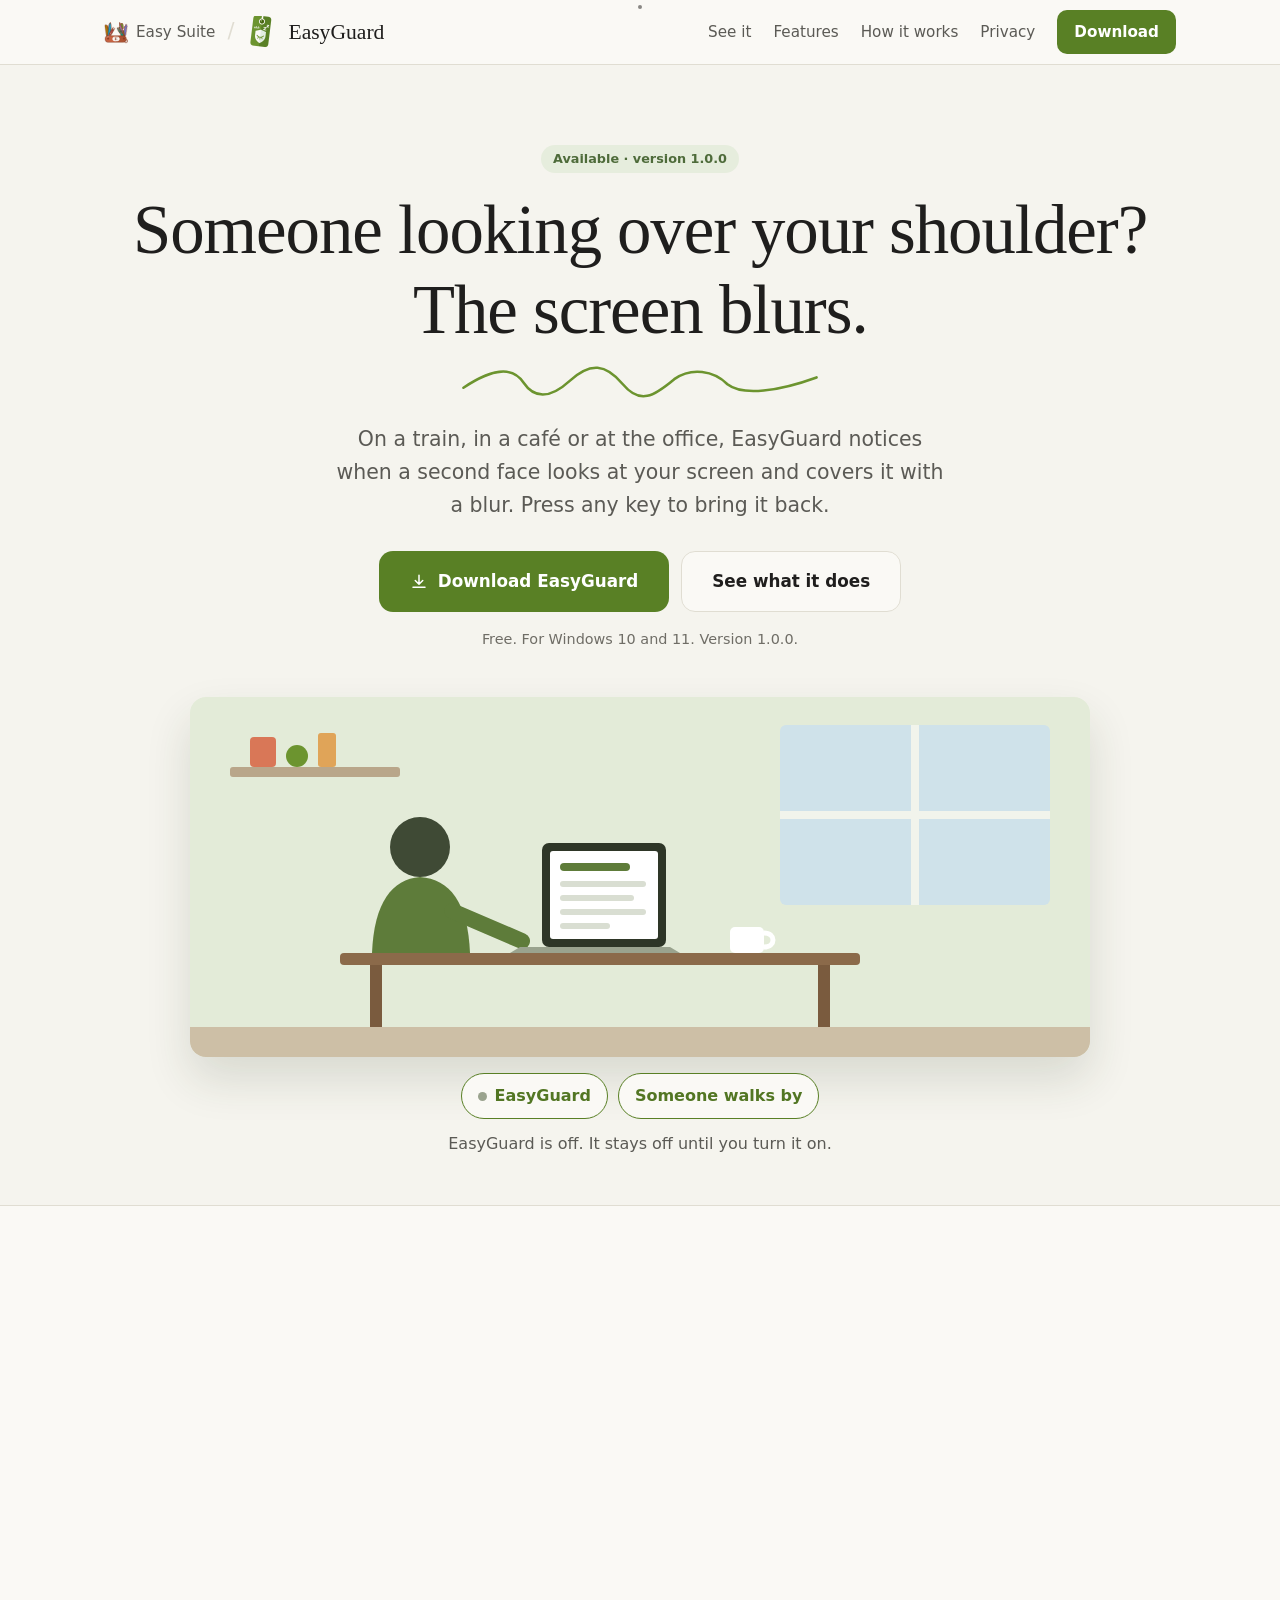
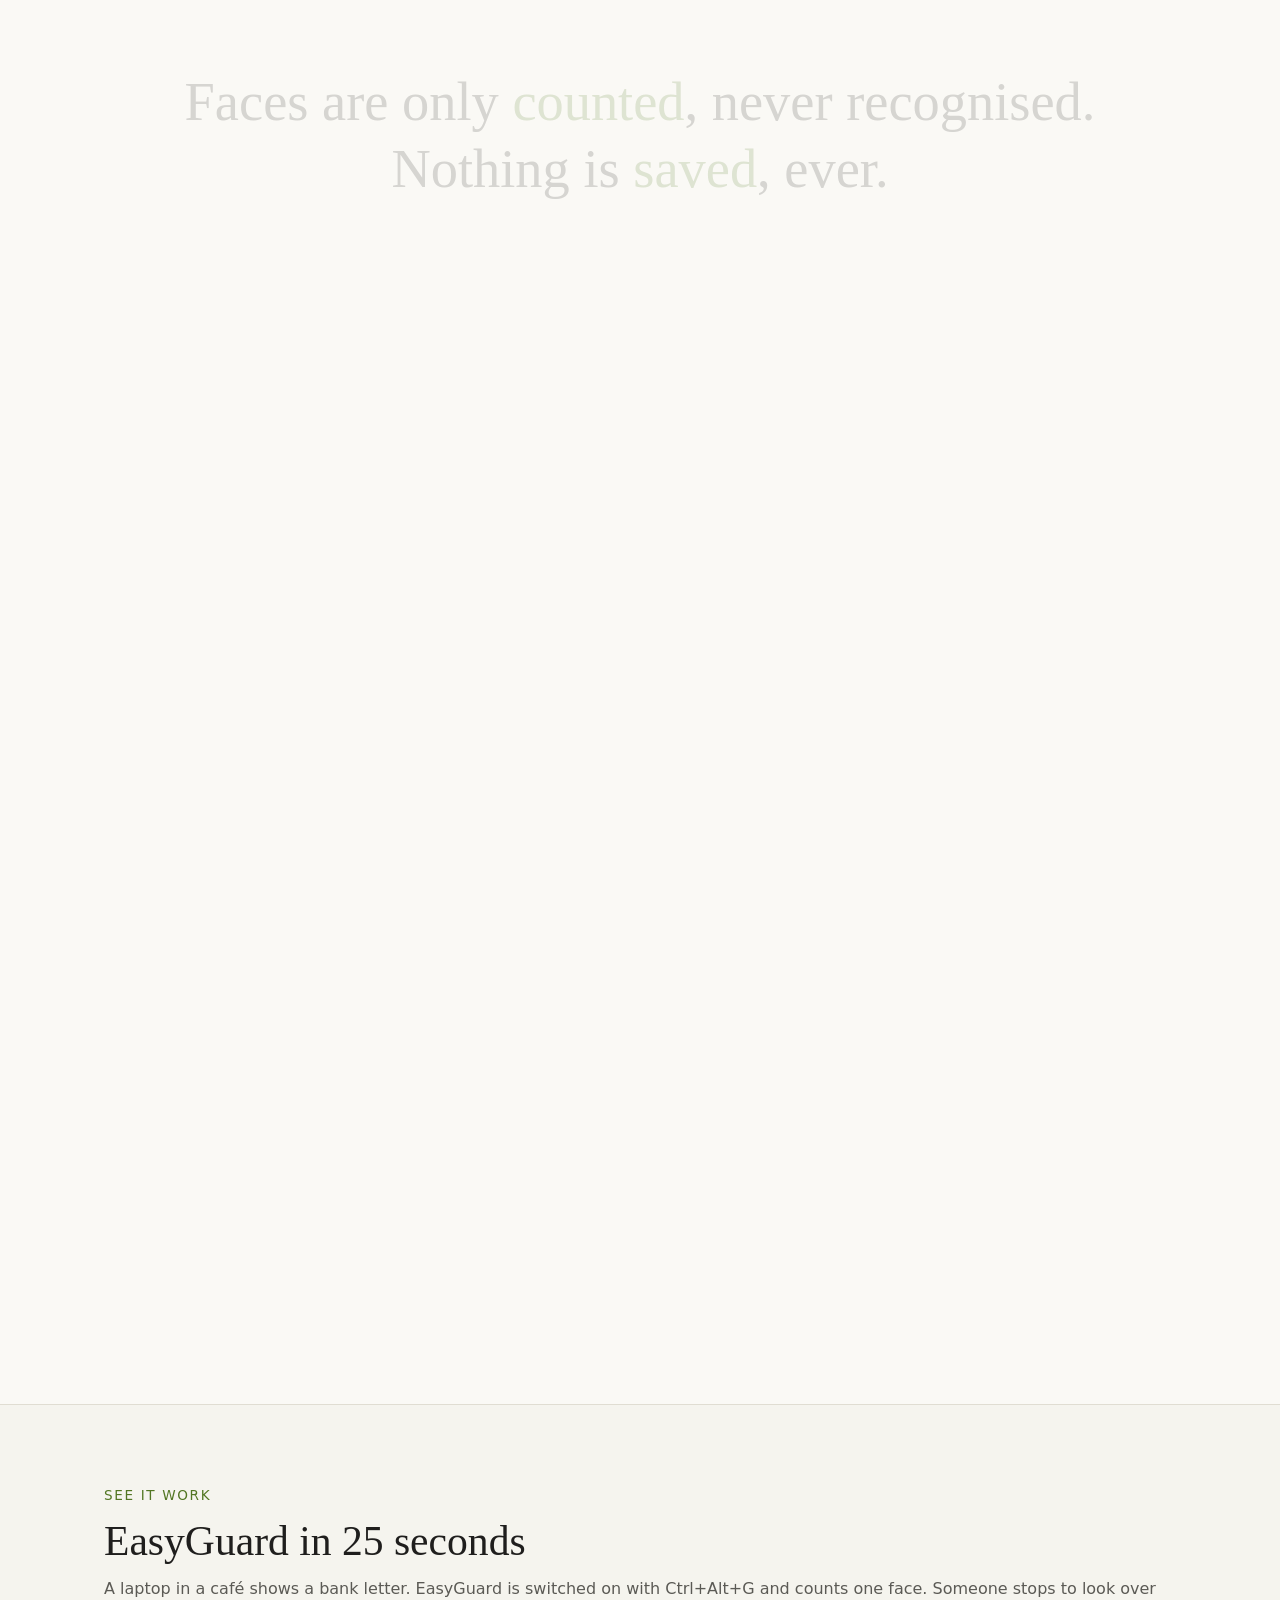
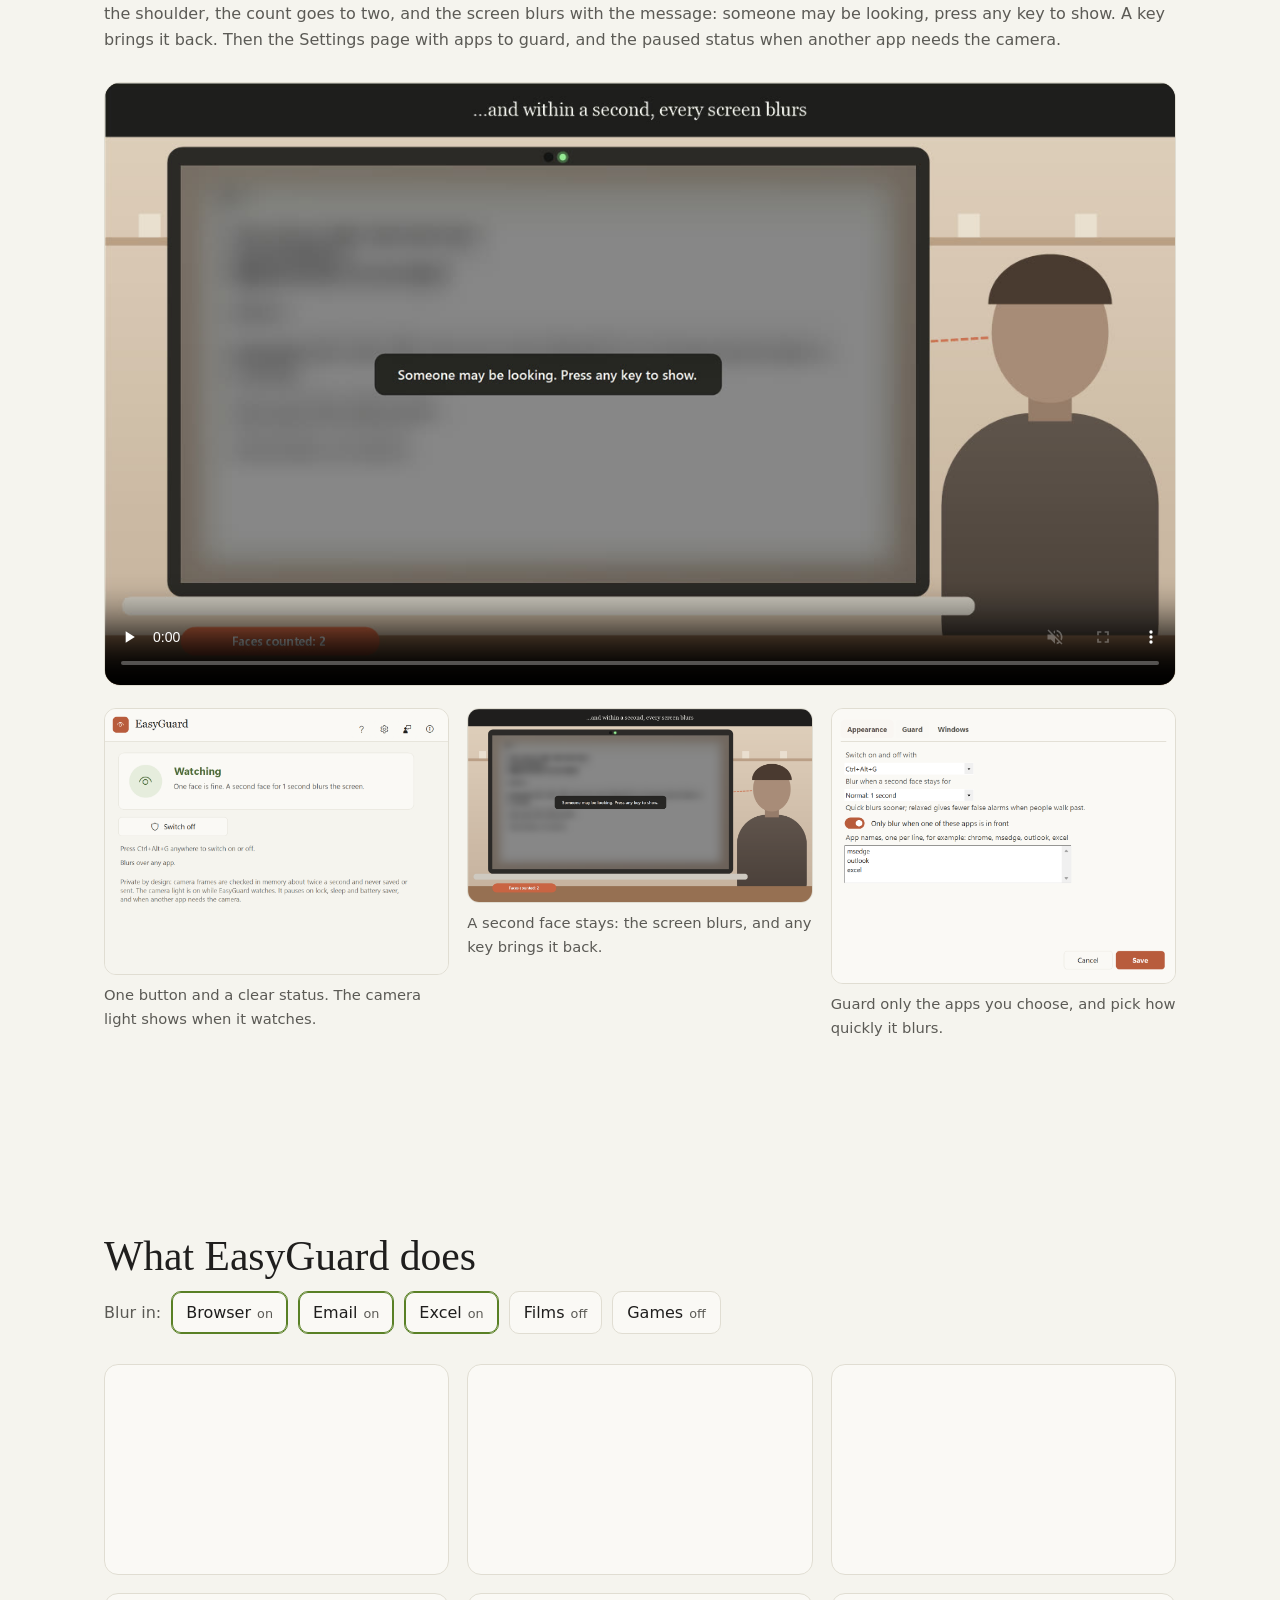
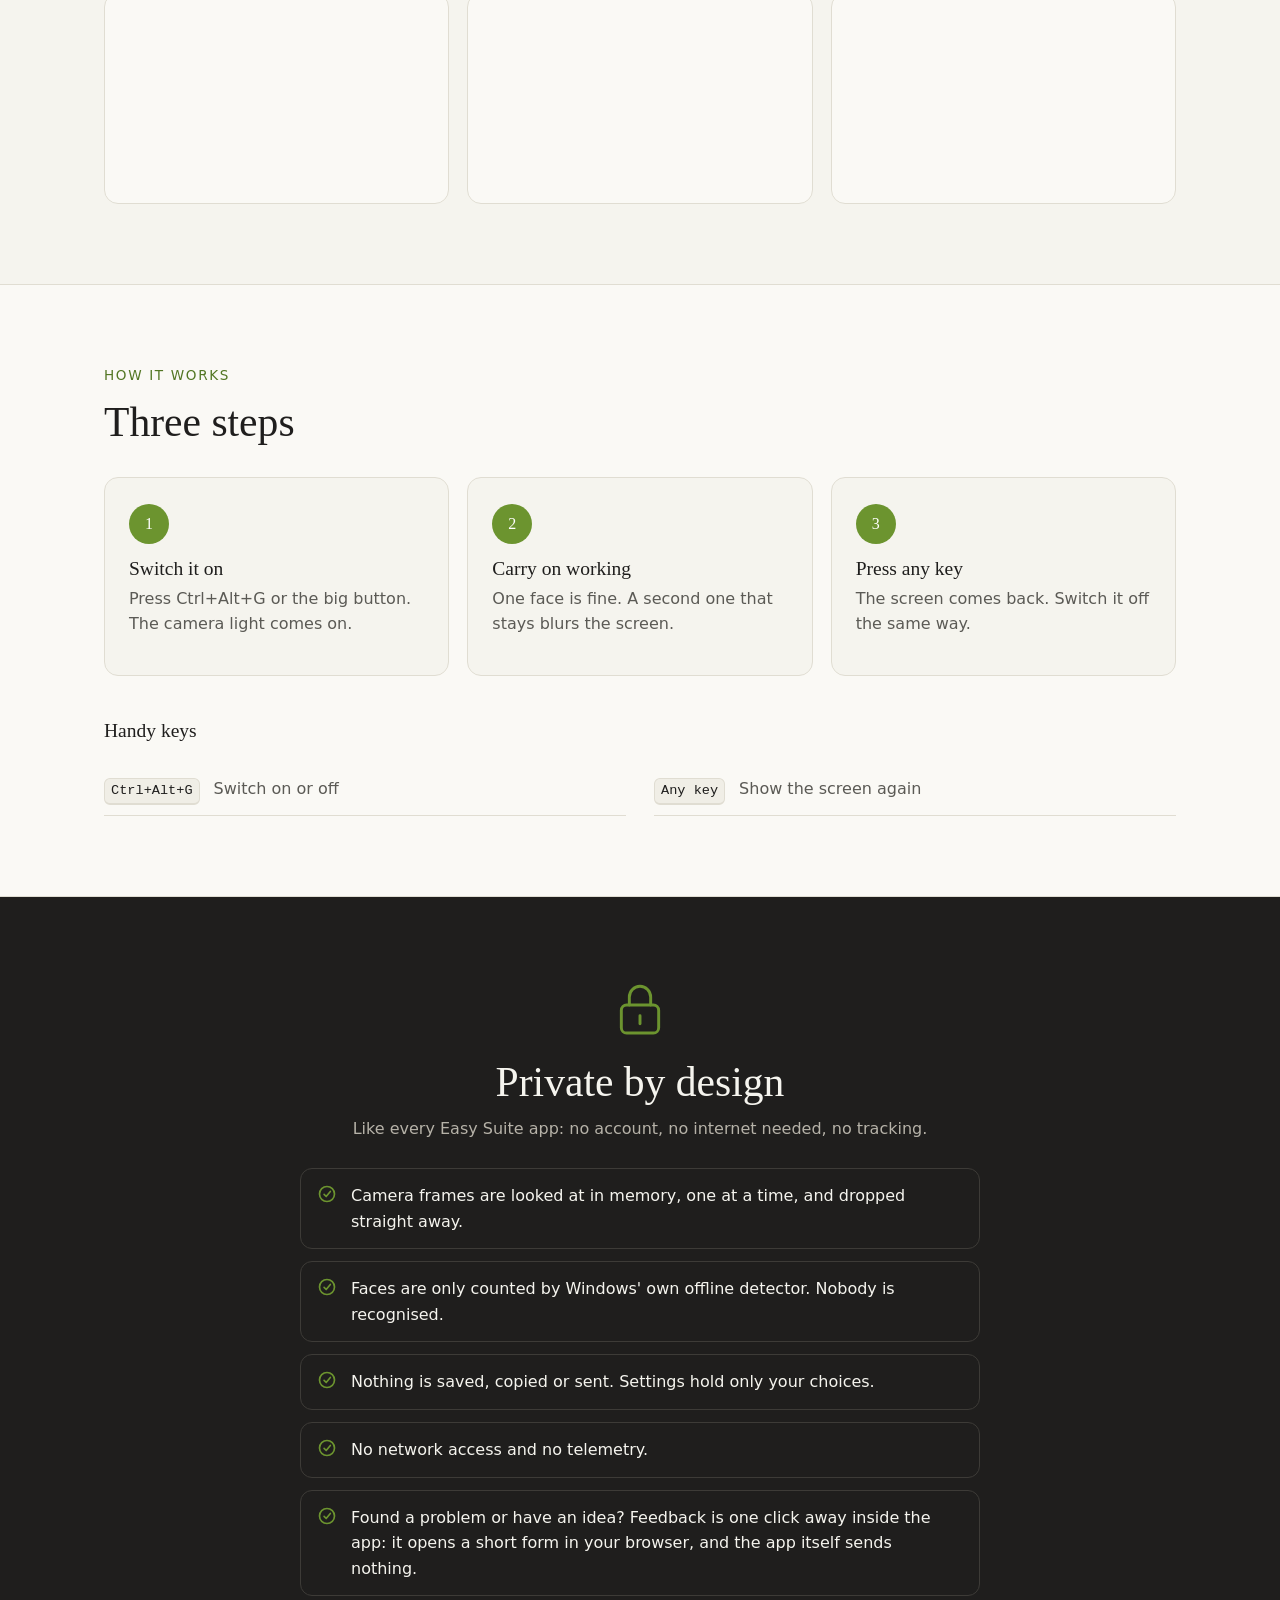
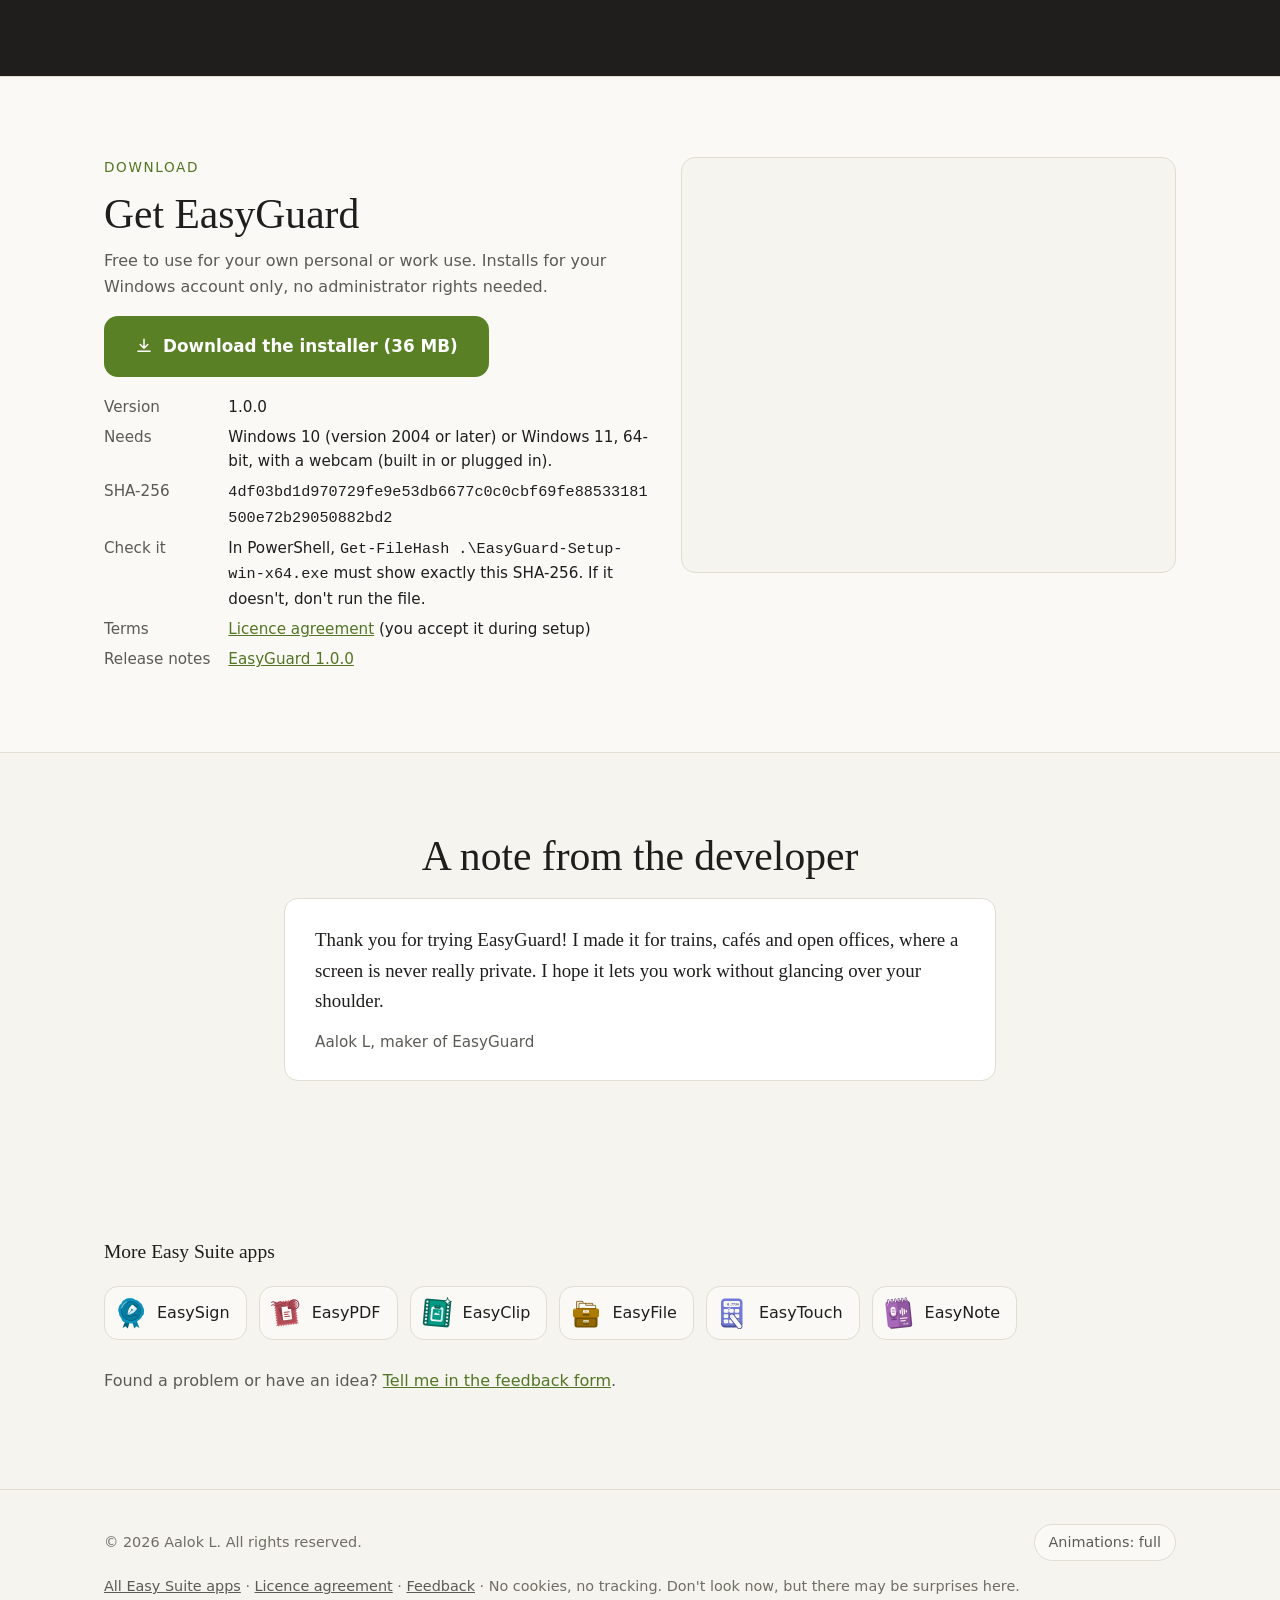
<file: easyguard/index.html>
<!doctype html>
<html lang="en" class="no-js" data-app="easyguard">
<head>
<meta charset="utf-8">
<!-- security: start -->
<meta http-equiv="Content-Security-Policy" content="default-src 'none'; script-src 'self' 'sha256-MFInW1ZFFoI0F1x8nevmKyzEfaO0qUzkNNwZIGCtmcs=' 'sha256-spopUkX0Y78sDaUf7gL9o56O3M4HfPe5ZUZBuA4qX4Y='; style-src 'self' 'unsafe-inline'; img-src 'self' data:; media-src 'self'; font-src 'self'; manifest-src 'self'; connect-src 'none'; object-src 'none'; frame-src 'none'; worker-src 'none'; base-uri 'none'; form-action 'none'; upgrade-insecure-requests">
<meta name="referrer" content="no-referrer">
<script>if (window.top !== window.self) { document.documentElement.style.display = 'none'; try { window.top.location.replace(window.self.location.href); } catch (e) { } }</script>
<!-- security: end -->
<meta name="viewport" content="width=device-width, initial-scale=1">
<title>EasyGuard: someone looking over your shoulder? The screen blurs</title>
<meta name="description" content="Blurs your screen when a second face looks at it, using your webcam on your own PC. Free from Easy Suite.">
<meta name="color-scheme" content="light dark">
<link rel="icon" type="image/png" href="../images/apps/easyguard.png">
<link rel="canonical" href="https://unspekable1654.github.io/easyguard/">
<meta property="og:type" content="website">
<meta property="og:site_name" content="Easy Suite">
<meta property="og:title" content="EasyGuard: someone looking over your shoulder? The screen blurs">
<meta property="og:description" content="Blurs your screen when a second face looks at it, using your webcam on your own PC. Free from Easy Suite.">
<meta property="og:url" content="https://unspekable1654.github.io/easyguard/">
<meta property="og:image" content="https://unspekable1654.github.io/images/easyguard/easyguard-home.png">
<meta property="og:image:width" content="1096">
<meta property="og:image:height" content="846">
<meta property="og:image:alt" content="EasyGuard&#x27;s main window: the status card says Watching, one face is fine, a second face for 1 second blurs the screen, with a Switch off button.">
<meta name="twitter:card" content="summary_large_image">
<script>
  (function () {
    var root = document.documentElement, pref = null;
    try { pref = localStorage.getItem('easysign-motion'); } catch (e) { }
    root.className = 'js ' + (pref !== 'calm' ? 'motion' : 'calm');
  })();
</script>
<link rel="stylesheet" href="../assets/app.css">
<link rel="stylesheet" href="../assets/easyguard-cafe.css">
</head>
<body>
<div class="progress" aria-hidden="true"></div>

<header>
  <div class="wrap">
    <a class="suite-link" href="../" aria-label="Easy Suite: all apps"><img src="../images/suite-logo.png" alt="" width="24" height="24"><span>Easy Suite</span></a>
    <span class="crumb" aria-hidden="true">/</span>
    <a class="brand" href="#top"><img src="../images/apps/easyguard.png" alt="" width="32" height="32">EasyGuard</a>
    <nav aria-label="Sections">
      <a href="#see">See it</a>
      <a href="#features">Features</a>
      <a href="#how">How it works</a>
      <a href="#privacy">Privacy</a>
      <a class="keep btn btn-primary btn-small" href="#download">Download</a>
    </nav>
  </div>
</header>

<main id="top">
  <!-- Smile. -->
  <section class="hero">
    <div class="wrap hero-grid">
      <div>
        <span class="chip ok">Available &middot; version 1.0.0</span>
        <h1 class="split">Someone looking over your shoulder? The screen blurs.</h1>
        <svg class="flourish" viewBox="0 0 420 46" aria-hidden="true" focusable="false"><path d="M4 30 C 40 6, 62 6, 74 24 S 104 44, 128 22 S 170 2, 190 26 S 226 40, 250 20 C 270 6, 296 10, 312 26 C 330 40, 372 34, 416 18"/></svg>
        <p class="lead">On a train, in a café or at the office, EasyGuard notices when a second face looks at your screen and covers it with a blur. Press any key to bring it back.</p>
        <div class="actions">
          <a class="btn btn-primary btn-big magnetic" href="#download"><svg viewBox="0 0 24 24" fill="none" stroke="currentColor" stroke-width="2" stroke-linecap="round" stroke-linejoin="round" aria-hidden="true"><path d="M12 3v12m0 0-5-5m5 5 5-5M4 19h16"/></svg>Download EasyGuard</a>
          <a class="btn btn-secondary btn-big" href="#features">See what it does</a>
        </div>
        <p class="meta subtle">Free. For Windows 10 and 11. Version 1.0.0.</p>
      </div>
      <div class="art" aria-hidden="true">
        <span class="ring"></span><span class="ring two"></span>
        <img class="icon-big" src="../images/apps/easyguard.png" alt="" width="128" height="128">
          <span class="float f1" style="--i:0"><svg viewBox="0 0 24 24" fill="none" stroke="currentColor" stroke-width="2" stroke-linecap="round" stroke-linejoin="round" aria-hidden="true"><path d="M2 12s4-7 10-7 10 7 10 7-4 7-10 7S2 12 2 12z"/><circle cx="12" cy="12" r="3"/></svg>Second face seen</span>
          <span class="float f2" style="--i:1"><svg viewBox="0 0 24 24" fill="none" stroke="currentColor" stroke-width="2" stroke-linecap="round" stroke-linejoin="round" aria-hidden="true"><rect x="3" y="5" width="18" height="14" rx="2"/><path d="M7 9h2v2H7zM11 9h2v2h-2zM15 9h2v2h-2zM7 13h2v2H7zM11 13h2v2h-2zM15 13h2v2h-2z"/></svg>Screen blurred</span>
          <span class="float f3" style="--i:2"><svg viewBox="0 0 24 24" fill="none" stroke="currentColor" stroke-width="2" stroke-linecap="round" stroke-linejoin="round" aria-hidden="true"><rect x="2" y="6" width="20" height="12" rx="2"/><path d="M6 10h.01M10 10h.01M14 10h.01M18 10h.01M7 14h10"/></svg>Any key to show</span>
          <span class="float f4" style="--i:3"><svg viewBox="0 0 24 24" fill="none" stroke="currentColor" stroke-width="2" stroke-linecap="round" stroke-linejoin="round" aria-hidden="true"><rect x="6" y="5" width="4" height="14" rx="1"/><rect x="14" y="5" width="4" height="14" rx="1"/></svg>Pauses for calls</span>
      </div>
    </div>
  </section>

  <section class="scene statement-scene band-alt" aria-label="Why EasyGuard">
    <div class="stage">
      <div class="wrap">
        <p class="statement split-words">Faces are only <span>counted</span>, never recognised. Nothing is <span>saved</span>, ever.</p>
      </div>
    </div>
  </section>

  <section id="see">
    <div class="wrap">
      <p class="kicker reveal">See it work</p>
      <h2 class="reveal">EasyGuard in 25 seconds</h2>
      <p class="muted reveal" id="see-about">A laptop in a café shows a bank letter. EasyGuard is switched on with Ctrl+Alt+G and counts one face. Someone stops to look over the shoulder, the count goes to two, and the screen blurs with the message: someone may be looking, press any key to show. A key brings it back. Then the Settings page with apps to guard, and the paused status when another app needs the camera.</p>
      <div class="watch reveal">
        <video src="../videos/easyguard-demo.mp4" poster="../videos/easyguard-demo-poster.jpg" width="1280" height="720" controls playsinline muted preload="none" aria-describedby="see-about"></video>
      </div>
      <div class="shots">
        <figure class="reveal" style="--delay:0.00s"><img src="../images/easyguard/easyguard-home.png" alt="EasyGuard&#x27;s main window: the status card says Watching, one face is fine, a second face for 1 second blurs the screen, with a Switch off button." width="1096" height="846" loading="lazy"><figcaption>One button and a clear status. The camera light shows when it watches.</figcaption></figure>
        <figure class="reveal" style="--delay:0.08s"><img src="../images/easyguard/easyguard-blur.png" alt="A laptop in a café with its screen blurred and darkened, a message in the middle reading: Someone may be looking. Press any key to show. Someone stands beside the laptop." width="1280" height="720" loading="lazy"><figcaption>A second face stays: the screen blurs, and any key brings it back.</figcaption></figure>
        <figure class="reveal" style="--delay:0.16s"><img src="../images/easyguard/easyguard-settings.png" alt="EasyGuard&#x27;s Settings: switch on and off with Ctrl+Alt+G, blur when a second face stays for 1 second, and only blur when msedge, outlook or excel is in front." width="1106" height="883" loading="lazy"><figcaption>Guard only the apps you choose, and pick how quickly it blurs.</figcaption></figure>
      </div>
    </div>
  </section>

  <section id="features">
    <div class="wrap">
      <p class="kicker reveal">Features</p>
      <h2 class="reveal">What EasyGuard does</h2>
      <div class="features">
        <div class="card reveal flip tilt" style="--delay:0.00s"><div class="icon"><svg viewBox="0 0 24 24" fill="none" stroke="currentColor" stroke-width="2" stroke-linecap="round" stroke-linejoin="round" aria-hidden="true"><path d="M2 12s4-7 10-7 10 7 10 7-4 7-10 7S2 12 2 12z"/><circle cx="12" cy="12" r="3"/></svg></div><h3>Watches for a second face</h3><p class="muted">One face is you. When another stays in view for about a second, every screen blurs.</p></div>
        <div class="card reveal flip tilt" style="--delay:0.08s"><div class="icon"><svg viewBox="0 0 24 24" fill="none" stroke="currentColor" stroke-width="2" stroke-linecap="round" stroke-linejoin="round" aria-hidden="true"><rect x="3" y="5" width="18" height="14" rx="2"/><path d="M7 9h2v2H7zM11 9h2v2h-2zM15 9h2v2h-2zM7 13h2v2H7zM11 13h2v2h-2zM15 13h2v2h-2z"/></svg></div><h3>Blur, not black</h3><p class="muted">A blurred, darkened copy of your screen, so you know where you were. Any key brings it back.</p></div>
        <div class="card reveal flip tilt" style="--delay:0.16s"><div class="icon"><svg viewBox="0 0 24 24" fill="none" stroke="currentColor" stroke-width="2" stroke-linecap="round" stroke-linejoin="round" aria-hidden="true"><circle cx="12" cy="12" r="9"/><path d="m8.5 12.5 2.5 2.5 5-6"/></svg></div><h3>Only where it matters</h3><p class="muted">Choose apps like your browser or email, so a film never blurs.</p></div>
        <div class="card reveal flip tilt" style="--delay:0.00s"><div class="icon"><svg viewBox="0 0 24 24" fill="none" stroke="currentColor" stroke-width="2" stroke-linecap="round" stroke-linejoin="round" aria-hidden="true"><rect x="6" y="5" width="4" height="14" rx="1"/><rect x="14" y="5" width="4" height="14" rx="1"/></svg></div><h3>Steps aside</h3><p class="muted">It pauses when the screen locks, the PC sleeps, battery saver is on, or a video call needs the camera.</p></div>
        <div class="card reveal flip tilt" style="--delay:0.08s"><div class="icon"><svg viewBox="0 0 24 24" fill="none" stroke="currentColor" stroke-width="2" stroke-linecap="round" stroke-linejoin="round" aria-hidden="true"><path d="M12 3 5 6v5c0 5 3 8 7 10 4-2 7-5 7-10V6z"/></svg></div><h3>Starts switched off</h3><p class="muted">You choose when it watches, with a button, the tray icon or Ctrl+Alt+G.</p></div>
        <div class="card reveal flip tilt" style="--delay:0.16s"><div class="icon"><svg viewBox="0 0 24 24" fill="none" stroke="currentColor" stroke-width="2" stroke-linecap="round" stroke-linejoin="round" aria-hidden="true"><rect x="5" y="11" width="14" height="10" rx="2"/><path d="M8 11V8a4 4 0 0 1 8 0v3"/></svg></div><h3>Camera light on</h3><p class="muted">The camera light is on while it watches, so you always know.</p></div>
      </div>
    </div>
  </section>

  <section id="how" class="band-alt">
    <div class="wrap">
      <p class="kicker reveal">How it works</p>
      <h2 class="reveal">Three steps</h2>
      <div class="steps">
        <div class="step reveal" style="--delay:0.0s"><div class="num">1</div><h3>Switch it on</h3><p class="muted">Press Ctrl+Alt+G or the big button. The camera light comes on.</p></div>
        <div class="step reveal" style="--delay:0.1s"><div class="num">2</div><h3>Carry on working</h3><p class="muted">One face is fine. A second one that stays blurs the screen.</p></div>
        <div class="step reveal" style="--delay:0.2s"><div class="num">3</div><h3>Press any key</h3><p class="muted">The screen comes back. Switch it off the same way.</p></div>
      </div>
      <h3 class="reveal" style="margin-top:44px">Handy keys</h3>
      <div class="keys">
        <div class="key"><kbd>Ctrl+Alt+G</kbd><span class="muted">Switch on or off</span></div>
        <div class="key"><kbd>Any key</kbd><span class="muted">Show the screen again</span></div>
      </div>
    </div>
  </section>

  <section id="privacy" class="band-dark">
    <div class="wrap privacy">
      <svg class="lock reveal" viewBox="0 0 48 48" aria-hidden="true"><rect x="10" y="21" width="28" height="21" rx="4"/><path d="M16 21v-6a8 8 0 0 1 16 0v6"/><path d="M24 29v6"/></svg>
      <h2 class="reveal">Private by design</h2>
      <p class="muted reveal">Like every Easy Suite app: no account, no internet needed, no tracking.</p>
      <ul class="promises">
        <li class="reveal" style="--delay:0.0s"><svg viewBox="0 0 24 24" fill="none" stroke="currentColor" stroke-width="2" stroke-linecap="round" stroke-linejoin="round" aria-hidden="true"><circle cx="12" cy="12" r="9"/><path d="m8.5 12.5 2.5 2.5 5-6"/></svg>Camera frames are looked at in memory, one at a time, and dropped straight away.</li>
        <li class="reveal" style="--delay:0.1s"><svg viewBox="0 0 24 24" fill="none" stroke="currentColor" stroke-width="2" stroke-linecap="round" stroke-linejoin="round" aria-hidden="true"><circle cx="12" cy="12" r="9"/><path d="m8.5 12.5 2.5 2.5 5-6"/></svg>Faces are only counted by Windows&#x27; own offline detector. Nobody is recognised.</li>
        <li class="reveal" style="--delay:0.2s"><svg viewBox="0 0 24 24" fill="none" stroke="currentColor" stroke-width="2" stroke-linecap="round" stroke-linejoin="round" aria-hidden="true"><circle cx="12" cy="12" r="9"/><path d="m8.5 12.5 2.5 2.5 5-6"/></svg>Nothing is saved, copied or sent. Settings hold only your choices.</li>
        <li class="reveal" style="--delay:0.3s"><svg viewBox="0 0 24 24" fill="none" stroke="currentColor" stroke-width="2" stroke-linecap="round" stroke-linejoin="round" aria-hidden="true"><circle cx="12" cy="12" r="9"/><path d="m8.5 12.5 2.5 2.5 5-6"/></svg>No network access and no telemetry.</li>
        <li class="reveal" style="--delay:0.4s"><svg viewBox="0 0 24 24" fill="none" stroke="currentColor" stroke-width="2" stroke-linecap="round" stroke-linejoin="round" aria-hidden="true"><circle cx="12" cy="12" r="9"/><path d="m8.5 12.5 2.5 2.5 5-6"/></svg>Found a problem or have an idea? Feedback is one click away inside the app: it opens a short form in your browser, and the app itself sends nothing.</li>
      </ul>
    </div>
  </section>

  <section id="download" class="band-alt">
    <div class="wrap download">
      <div class="reveal">
        <p class="kicker">Download</p>
        <h2>Get EasyGuard</h2>
        <p class="muted">Free to use for your own personal or work use. Installs for your Windows account only, no administrator rights needed.</p>
        <p><a class="btn btn-primary btn-big magnetic" href="https://github.com/Unspekable1654/Unspekable1654.github.io/releases/download/easyguard-v1.0.0/EasyGuard-Setup-win-x64.exe">
          <svg viewBox="0 0 24 24" fill="none" stroke="currentColor" stroke-width="2" stroke-linecap="round" stroke-linejoin="round" aria-hidden="true"><path d="M12 3v12m0 0-5-5m5 5 5-5M4 19h16"/></svg>
          Download the installer (36 MB)
        </a></p>
        <dl class="facts">
          <dt>Version</dt><dd>1.0.0</dd>
          <dt>Needs</dt><dd>Windows 10 (version 2004 or later) or Windows 11, 64-bit, with a webcam (built in or plugged in).</dd>
          <dt>SHA-256</dt><dd><code>4df03bd1d970729fe9e53db6677c0c0cbf69fe88533181500e72b29050882bd2</code></dd>
          <dt>Check it</dt><dd>In PowerShell, <code>Get-FileHash .\EasyGuard-Setup-win-x64.exe</code> must show exactly this SHA-256. If it doesn't, don't run the file.</dd>
          <dt>Terms</dt><dd><a href="../LICENSE.txt">Licence agreement</a> (you accept it during setup)</dd>
          <dt>Release notes</dt><dd><a href="https://github.com/Unspekable1654/Unspekable1654.github.io/releases/tag/easyguard-v1.0.0">EasyGuard 1.0.0</a></dd>
        </dl>
      </div>
      <div class="card reveal">
        <h3>Installing</h3>
        <p class="muted">EasyGuard is new and made by one person, so Windows may be cautious about it at first. This is normal.</p>
        <ol class="install">
          <li>If your browser says the file is not commonly downloaded, choose <b>Keep</b>.</li>
          <li>Right-click the downloaded file, choose <b>Properties</b>, tick <b>Unblock</b> and click OK. If there is no Unblock box, skip this.</li>
          <li>Double-click it. If you see "Windows protected your PC", click <b>More info</b>, then <b>Run anyway</b>.</li>
          <li>Accept the licence agreement and follow the steps.</li>
        </ol>
      </div>
    </div>
  </section>

  <section id="note">
    <div class="wrap note">
      <h2 class="reveal center">A note from the developer</h2>
      <blockquote class="reveal">
        <p>Thank you for trying EasyGuard! I made it for trains, cafés and open offices, where a screen is never really private. I hope it lets you work without glancing over your shoulder.</p>
        <div class="by">Aalok L, maker of EasyGuard</div>
      </blockquote>
    </div>
  </section>

  <section id="more">
    <div class="wrap">
      <h3 class="reveal">More Easy Suite apps</h3>
      <div class="others reveal">
        <a class="other" href="../easysign/"><img src="../images/apps/easysign.png" alt="" width="32" height="32">EasySign</a>
        <a class="other" href="../easypdf/"><img src="../images/apps/easypdf.png" alt="" width="32" height="32">EasyPDF</a>
        <a class="other" href="../easyclip/"><img src="../images/apps/easyclip.png" alt="" width="32" height="32">EasyClip</a>
        <a class="other" href="../easyfile/"><img src="../images/apps/easyfile.png" alt="" width="32" height="32">EasyFile</a>
        <a class="other" href="../easytouch/"><img src="../images/apps/easytouch.png" alt="" width="32" height="32">EasyTouch</a>
        <a class="other" href="../easynote/"><img src="../images/apps/easynote.png" alt="" width="32" height="32">EasyNote</a>
      </div>
      <p class="muted reveal" style="margin-top:28px">Found a problem or have an idea? <a href="https://docs.google.com/forms/d/e/1FAIpQLScC7riL7U2CfY4Zo2l5sXBMDg38h3i7c_D3k4DlkvJMoYQPKA/viewform?usp=pp_url&amp;entry.1483937742=Feedback+or+an+idea&amp;entry.1506693288=EasyGuard" target="_blank" rel="noopener noreferrer">Tell me in the feedback form</a>.</p>
    </div>
  </section>
</main>

<footer>
  <div class="wrap">
    <div>&copy; 2026 Aalok L. All rights reserved.</div>
    <button class="motion-switch" type="button" aria-pressed="false">Animations: full</button>
    <div><a href="../">All Easy Suite apps</a> &middot; <a href="../LICENSE.txt">Licence agreement</a> &middot; <a href="../#feedback">Feedback</a> &middot; No cookies, no tracking. Don&#x27;t look now, but there may be surprises here.</div>
  </div>
</footer>
<script src="../assets/app.js"></script>
<script src="../assets/easyguard-cafe.js"></script>
<script src="../assets/eggs.js" data-page="easyguard"></script>
<script src="../assets/eggs-easyguard.js"></script>
</body>
</html>
</file>
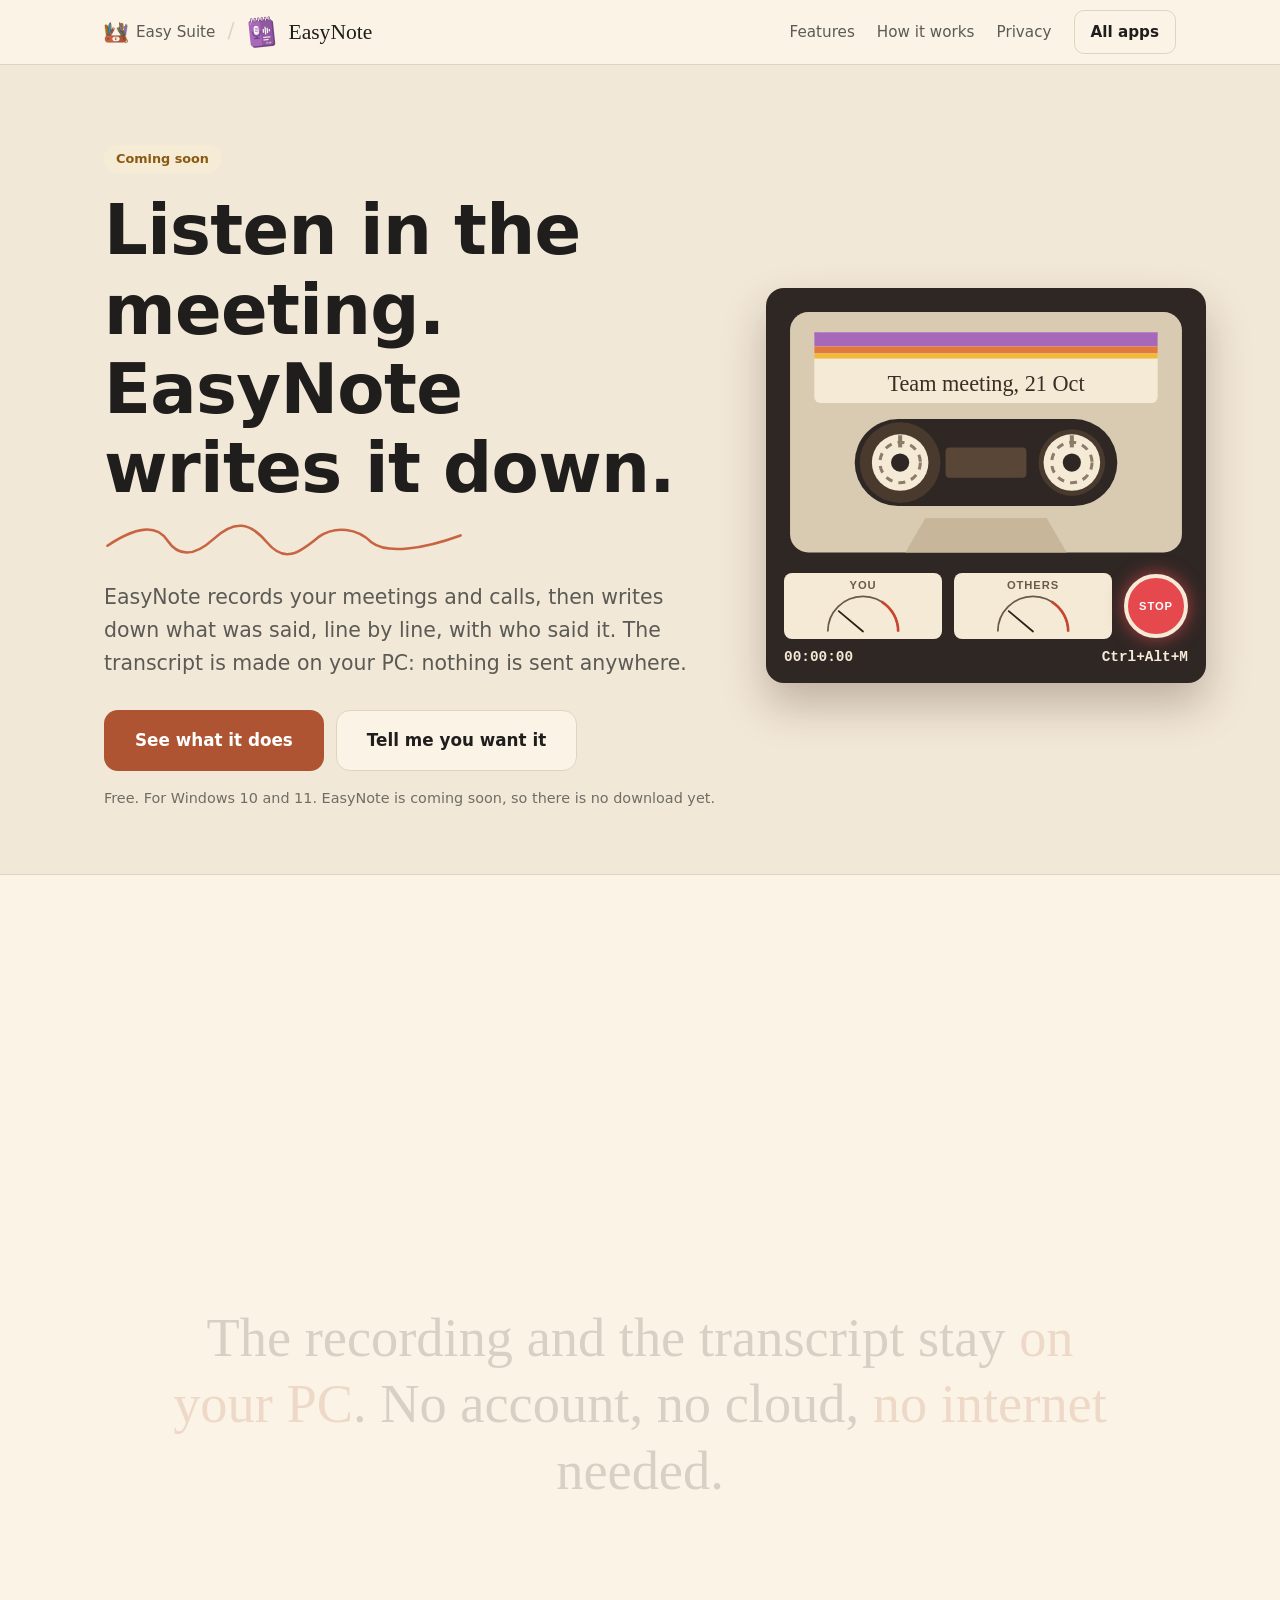
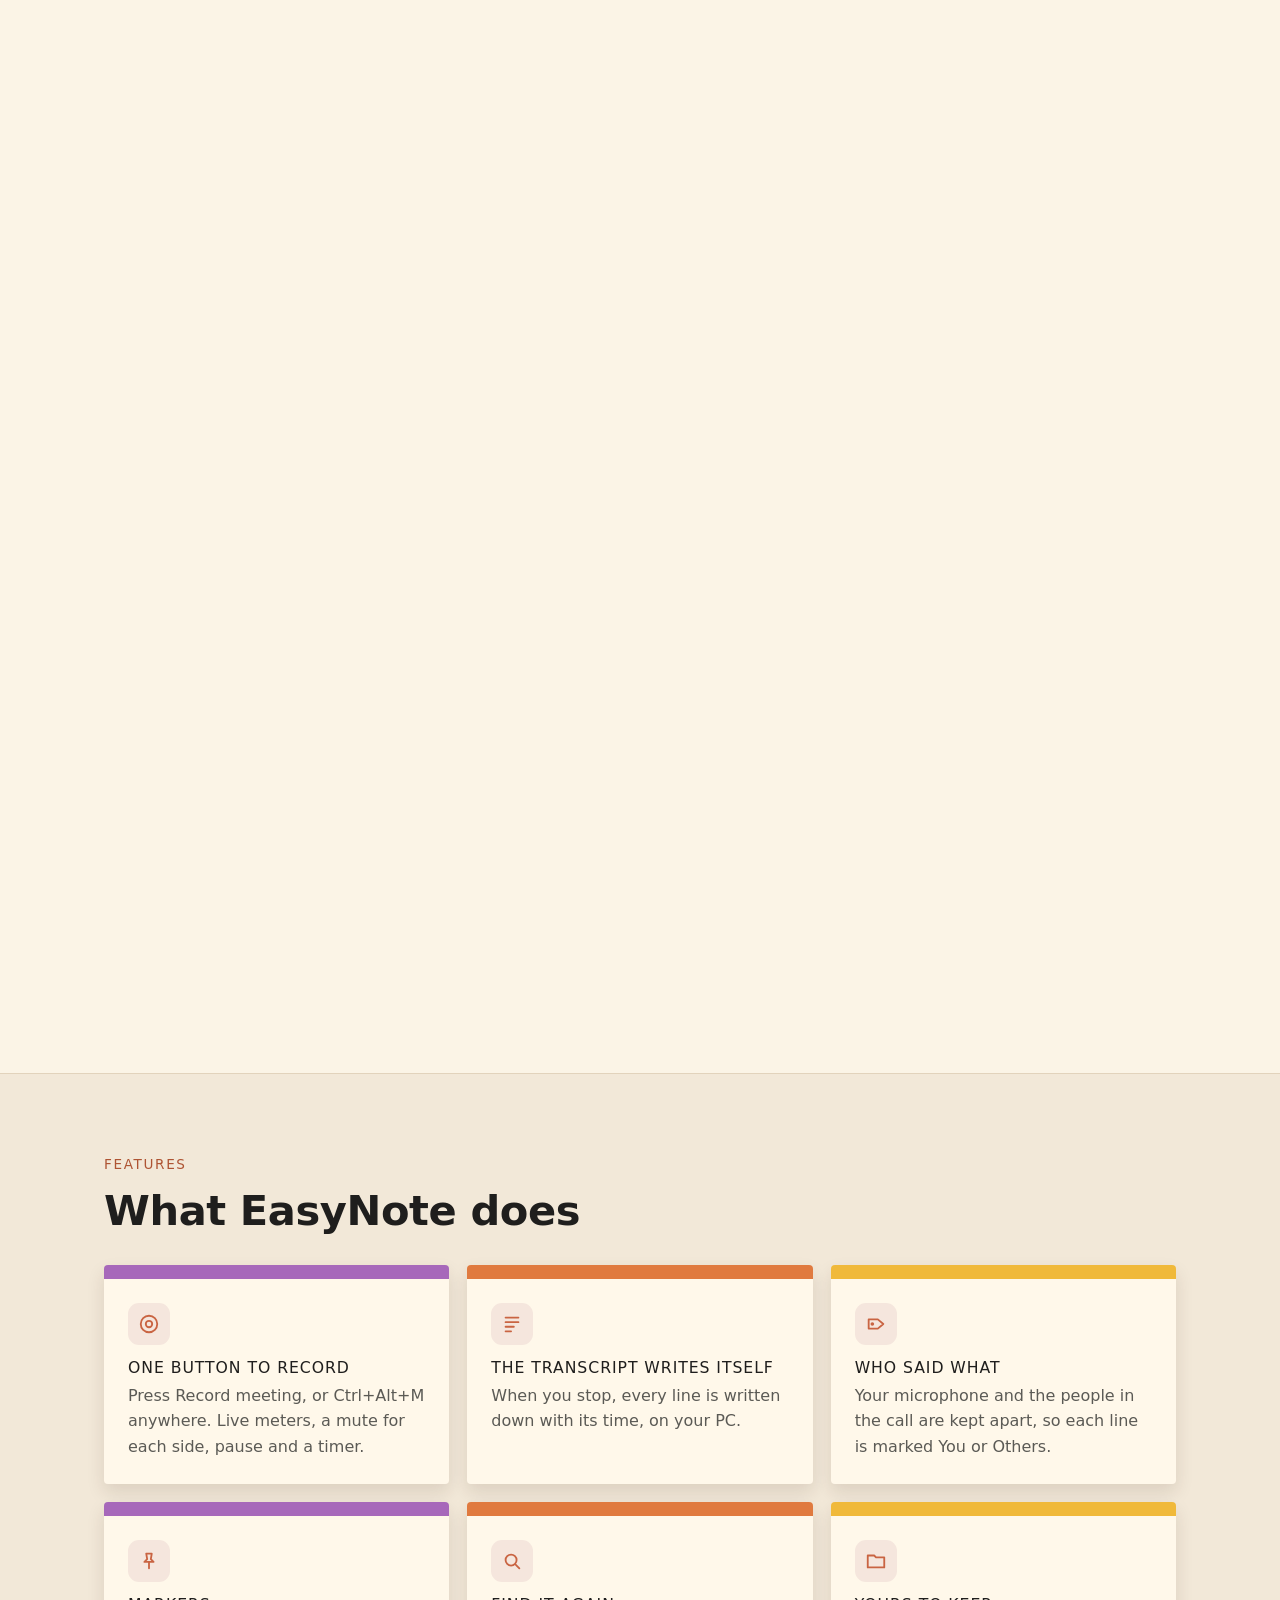
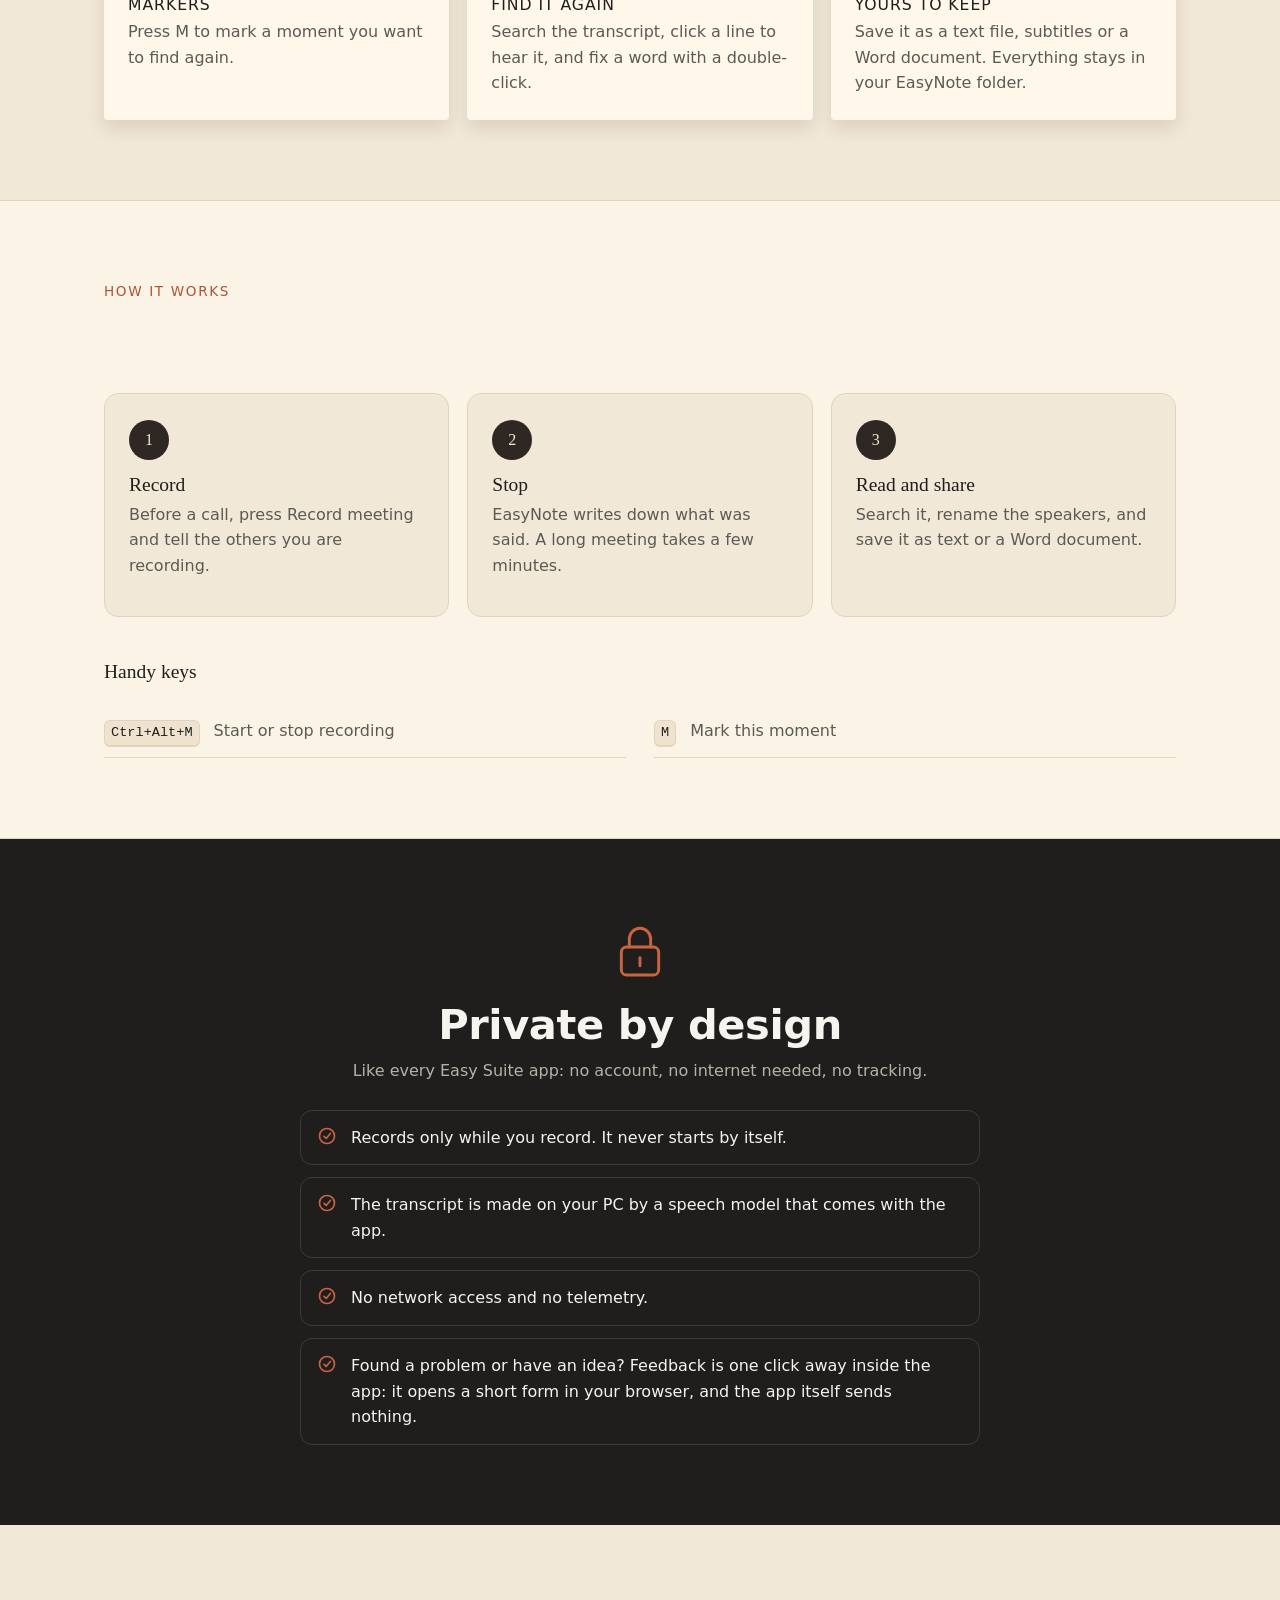
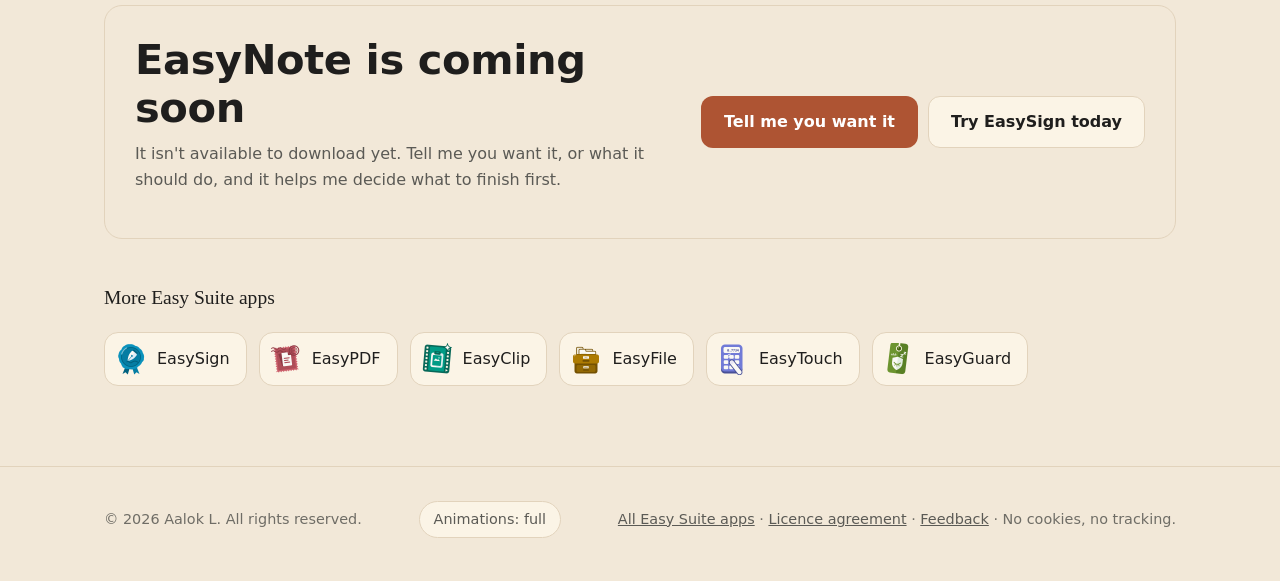
<file: easynote/index.html>
<!doctype html>
<html lang="en" class="no-js" data-app="easynote">
<head>
<meta charset="utf-8">
<!-- security: start -->
<meta http-equiv="Content-Security-Policy" content="default-src 'none'; script-src 'self' 'sha256-MFInW1ZFFoI0F1x8nevmKyzEfaO0qUzkNNwZIGCtmcs=' 'sha256-spopUkX0Y78sDaUf7gL9o56O3M4HfPe5ZUZBuA4qX4Y='; style-src 'self' 'unsafe-inline'; img-src 'self' data:; media-src 'self'; font-src 'self'; manifest-src 'self'; connect-src 'none'; object-src 'none'; frame-src 'none'; worker-src 'none'; base-uri 'none'; form-action 'none'; upgrade-insecure-requests">
<meta name="referrer" content="no-referrer">
<script>if (window.top !== window.self) { document.documentElement.style.display = 'none'; try { window.top.location.replace(window.self.location.href); } catch (e) { } }</script>
<!-- security: end -->
<meta name="viewport" content="width=device-width, initial-scale=1">
<title>EasyNote: records your meetings and writes down who said what</title>
<meta name="description" content="Records your meetings and calls and writes the transcript on your own PC. Coming soon from Easy Suite.">
<meta name="color-scheme" content="light dark">
<link rel="icon" type="image/png" href="../images/apps/easynote.png">
<link rel="canonical" href="https://unspekable1654.github.io/easynote/">
<meta property="og:type" content="website">
<meta property="og:site_name" content="Easy Suite">
<meta property="og:title" content="EasyNote: records your meetings and writes down who said what">
<meta property="og:description" content="Records your meetings and calls and writes the transcript on your own PC. Coming soon from Easy Suite.">
<meta property="og:url" content="https://unspekable1654.github.io/easynote/">
<meta property="og:image" content="https://unspekable1654.github.io/images/apps/easynote.png">
<meta property="og:image:width" content="256">
<meta property="og:image:height" content="256">
<meta property="og:image:alt" content="The EasyNote icon">
<meta name="twitter:card" content="summary">
<script>
  (function () {
    var root = document.documentElement, pref = null;
    try { pref = localStorage.getItem('easysign-motion'); } catch (e) { }
    root.className = 'js ' + (pref !== 'calm' ? 'motion' : 'calm');
  })();
</script>
<link rel="stylesheet" href="../assets/app.css">
<link rel="stylesheet" href="../assets/easynote-tape.css">
<script defer src="../assets/easynote-tape.js"></script>
</head>
<body>
<div class="progress" aria-hidden="true"></div>

<header>
  <div class="wrap">
    <a class="suite-link" href="../" aria-label="Easy Suite: all apps"><img src="../images/suite-logo.png" alt="" width="24" height="24"><span>Easy Suite</span></a>
    <span class="crumb" aria-hidden="true">/</span>
    <a class="brand" href="#top"><img src="../images/apps/easynote.png" alt="" width="32" height="32">EasyNote</a>
    <nav aria-label="Sections">
      <a href="#features">Features</a>
      <a href="#how">How it works</a>
      <a href="#privacy">Privacy</a>
      <a class="keep btn btn-secondary btn-small" href="../#apps">All apps</a>
    </nav>
  </div>
</header>

<main id="top">
  <section class="hero">
    <div class="wrap hero-grid">
      <div>
        <span class="chip soon">Coming soon</span>
        <h1 class="split">Listen in the meeting. EasyNote writes it down.</h1>
        <svg class="flourish" viewBox="0 0 420 46" aria-hidden="true" focusable="false"><path d="M4 30 C 40 6, 62 6, 74 24 S 104 44, 128 22 S 170 2, 190 26 S 226 40, 250 20 C 270 6, 296 10, 312 26 C 330 40, 372 34, 416 18"/></svg>
        <p class="lead">EasyNote records your meetings and calls, then writes down what was said, line by line, with who said it. The transcript is made on your PC: nothing is sent anywhere.</p>
        <div class="actions">
          <a class="btn btn-primary btn-big" href="#features">See what it does</a>
          <a class="btn btn-secondary btn-big" href="https://docs.google.com/forms/d/e/1FAIpQLScC7riL7U2CfY4Zo2l5sXBMDg38h3i7c_D3k4DlkvJMoYQPKA/viewform?usp=pp_url&amp;entry.1483937742=Feedback+or+an+idea&amp;entry.1506693288=EasyNote" target="_blank" rel="noopener noreferrer">Tell me you want it</a>
        </div>
        <p class="meta subtle">Free. For Windows 10 and 11. EasyNote is coming soon, so there is no download yet.</p>
      </div>
      <div class="art" aria-hidden="true">
        <span class="ring"></span><span class="ring two"></span>
        <img class="icon-big" src="../images/apps/easynote.png" alt="" width="128" height="128">

      </div>
    </div>
  </section>

  <section class="scene statement-scene band-alt" aria-label="Why EasyNote">
    <div class="stage">
      <div class="wrap">
        <p class="statement split-words">The recording and the transcript stay <span>on your PC</span>. No account, no cloud, <span>no internet</span> needed.</p>
      </div>
    </div>
  </section>

  <section id="features">
    <div class="wrap">
      <p class="kicker reveal">Features</p>
      <h2 class="reveal">What EasyNote does</h2>
      <div class="features">
        <div class="card reveal flip tilt" style="--delay:0.00s"><div class="icon"><svg viewBox="0 0 24 24" fill="none" stroke="currentColor" stroke-width="2" stroke-linecap="round" stroke-linejoin="round" aria-hidden="true"><circle cx="12" cy="12" r="9"/><circle cx="12" cy="12" r="3.5"/></svg></div><h3>One button to record</h3><p class="muted">Press Record meeting, or Ctrl+Alt+M anywhere. Live meters, a mute for each side, pause and a timer.</p></div>
        <div class="card reveal flip tilt" style="--delay:0.08s"><div class="icon"><svg viewBox="0 0 24 24" fill="none" stroke="currentColor" stroke-width="2" stroke-linecap="round" stroke-linejoin="round" aria-hidden="true"><path d="M5 5h14M5 10h14M5 15h9M5 20h6"/></svg></div><h3>The transcript writes itself</h3><p class="muted">When you stop, every line is written down with its time, on your PC.</p></div>
        <div class="card reveal flip tilt" style="--delay:0.16s"><div class="icon"><svg viewBox="0 0 24 24" fill="none" stroke="currentColor" stroke-width="2" stroke-linecap="round" stroke-linejoin="round" aria-hidden="true"><path d="M4 7h10l6 5-6 5H4z"/><circle cx="8" cy="12" r="1"/></svg></div><h3>Who said what</h3><p class="muted">Your microphone and the people in the call are kept apart, so each line is marked You or Others.</p></div>
        <div class="card reveal flip tilt" style="--delay:0.00s"><div class="icon"><svg viewBox="0 0 24 24" fill="none" stroke="currentColor" stroke-width="2" stroke-linecap="round" stroke-linejoin="round" aria-hidden="true"><path d="M9 4h6l-1 6 3 3H7l3-3z"/><path d="M12 13v7"/></svg></div><h3>Markers</h3><p class="muted">Press M to mark a moment you want to find again.</p></div>
        <div class="card reveal flip tilt" style="--delay:0.08s"><div class="icon"><svg viewBox="0 0 24 24" fill="none" stroke="currentColor" stroke-width="2" stroke-linecap="round" stroke-linejoin="round" aria-hidden="true"><circle cx="11" cy="11" r="6"/><path d="m20 20-4.3-4.3"/></svg></div><h3>Find it again</h3><p class="muted">Search the transcript, click a line to hear it, and fix a word with a double-click.</p></div>
        <div class="card reveal flip tilt" style="--delay:0.16s"><div class="icon"><svg viewBox="0 0 24 24" fill="none" stroke="currentColor" stroke-width="2" stroke-linecap="round" stroke-linejoin="round" aria-hidden="true"><path d="M3 6h7l2 2h9v11H3z"/></svg></div><h3>Yours to keep</h3><p class="muted">Save it as a text file, subtitles or a Word document. Everything stays in your EasyNote folder.</p></div>
      </div>
    </div>
  </section>

  <section id="how" class="band-alt">
    <div class="wrap">
      <p class="kicker reveal">How it works</p>
      <h2 class="reveal">Three steps</h2>
      <div class="steps">
        <div class="step reveal" style="--delay:0.0s"><div class="num">1</div><h3>Record</h3><p class="muted">Before a call, press Record meeting and tell the others you are recording.</p></div>
        <div class="step reveal" style="--delay:0.1s"><div class="num">2</div><h3>Stop</h3><p class="muted">EasyNote writes down what was said. A long meeting takes a few minutes.</p></div>
        <div class="step reveal" style="--delay:0.2s"><div class="num">3</div><h3>Read and share</h3><p class="muted">Search it, rename the speakers, and save it as text or a Word document.</p></div>
      </div>
      <h3 class="reveal" style="margin-top:44px">Handy keys</h3>
      <div class="keys">
        <div class="key"><kbd>Ctrl+Alt+M</kbd><span class="muted">Start or stop recording</span></div>
        <div class="key"><kbd>M</kbd><span class="muted">Mark this moment</span></div>
      </div>
    </div>
  </section>

  <section id="privacy" class="band-dark">
    <div class="wrap privacy">
      <svg class="lock reveal" viewBox="0 0 48 48" aria-hidden="true"><rect x="10" y="21" width="28" height="21" rx="4"/><path d="M16 21v-6a8 8 0 0 1 16 0v6"/><path d="M24 29v6"/></svg>
      <h2 class="reveal">Private by design</h2>
      <p class="muted reveal">Like every Easy Suite app: no account, no internet needed, no tracking.</p>
      <ul class="promises">
        <li class="reveal" style="--delay:0.0s"><svg viewBox="0 0 24 24" fill="none" stroke="currentColor" stroke-width="2" stroke-linecap="round" stroke-linejoin="round" aria-hidden="true"><circle cx="12" cy="12" r="9"/><path d="m8.5 12.5 2.5 2.5 5-6"/></svg>Records only while you record. It never starts by itself.</li>
        <li class="reveal" style="--delay:0.1s"><svg viewBox="0 0 24 24" fill="none" stroke="currentColor" stroke-width="2" stroke-linecap="round" stroke-linejoin="round" aria-hidden="true"><circle cx="12" cy="12" r="9"/><path d="m8.5 12.5 2.5 2.5 5-6"/></svg>The transcript is made on your PC by a speech model that comes with the app.</li>
        <li class="reveal" style="--delay:0.2s"><svg viewBox="0 0 24 24" fill="none" stroke="currentColor" stroke-width="2" stroke-linecap="round" stroke-linejoin="round" aria-hidden="true"><circle cx="12" cy="12" r="9"/><path d="m8.5 12.5 2.5 2.5 5-6"/></svg>No network access and no telemetry.</li>
        <li class="reveal" style="--delay:0.3s"><svg viewBox="0 0 24 24" fill="none" stroke="currentColor" stroke-width="2" stroke-linecap="round" stroke-linejoin="round" aria-hidden="true"><circle cx="12" cy="12" r="9"/><path d="m8.5 12.5 2.5 2.5 5-6"/></svg>Found a problem or have an idea? Feedback is one click away inside the app: it opens a short form in your browser, and the app itself sends nothing.</li>
      </ul>
    </div>
  </section>

  <section id="soon">
    <div class="wrap">
      <div class="soon-box reveal">
        <div>
          <h2>EasyNote is coming soon</h2>
          <p class="muted">It isn't available to download yet. Tell me you want it, or what it should do, and it helps me decide what to finish first.</p>
        </div>
        <div class="actions">
          <a class="btn btn-primary" href="https://docs.google.com/forms/d/e/1FAIpQLScC7riL7U2CfY4Zo2l5sXBMDg38h3i7c_D3k4DlkvJMoYQPKA/viewform?usp=pp_url&amp;entry.1483937742=Feedback+or+an+idea&amp;entry.1506693288=EasyNote" target="_blank" rel="noopener noreferrer">Tell me you want it</a>
          <a class="btn btn-secondary" href="../easysign/">Try EasySign today</a>
        </div>
      </div>
      <h3 class="reveal" style="margin-top:48px">More Easy Suite apps</h3>
      <div class="others reveal">
        <a class="other" href="../easysign/"><img src="../images/apps/easysign.png" alt="" width="32" height="32">EasySign</a>
        <a class="other" href="../easypdf/"><img src="../images/apps/easypdf.png" alt="" width="32" height="32">EasyPDF</a>
        <a class="other" href="../easyclip/"><img src="../images/apps/easyclip.png" alt="" width="32" height="32">EasyClip</a>
        <a class="other" href="../easyfile/"><img src="../images/apps/easyfile.png" alt="" width="32" height="32">EasyFile</a>
        <a class="other" href="../easytouch/"><img src="../images/apps/easytouch.png" alt="" width="32" height="32">EasyTouch</a>
        <a class="other" href="../easyguard/"><img src="../images/apps/easyguard.png" alt="" width="32" height="32">EasyGuard</a>
      </div>
    </div>
  </section>
</main>

<footer>
  <div class="wrap">
    <div>&copy; 2026 Aalok L. All rights reserved.</div>
    <button class="motion-switch" type="button" aria-pressed="false">Animations: full</button>
    <div><a href="../">All Easy Suite apps</a> &middot; <a href="../LICENSE.txt">Licence agreement</a> &middot; <a href="../#feedback">Feedback</a> &middot; No cookies, no tracking.</div>
  </div>
</footer>
<script src="../assets/app.js"></script>
</body>
</html>
</file>
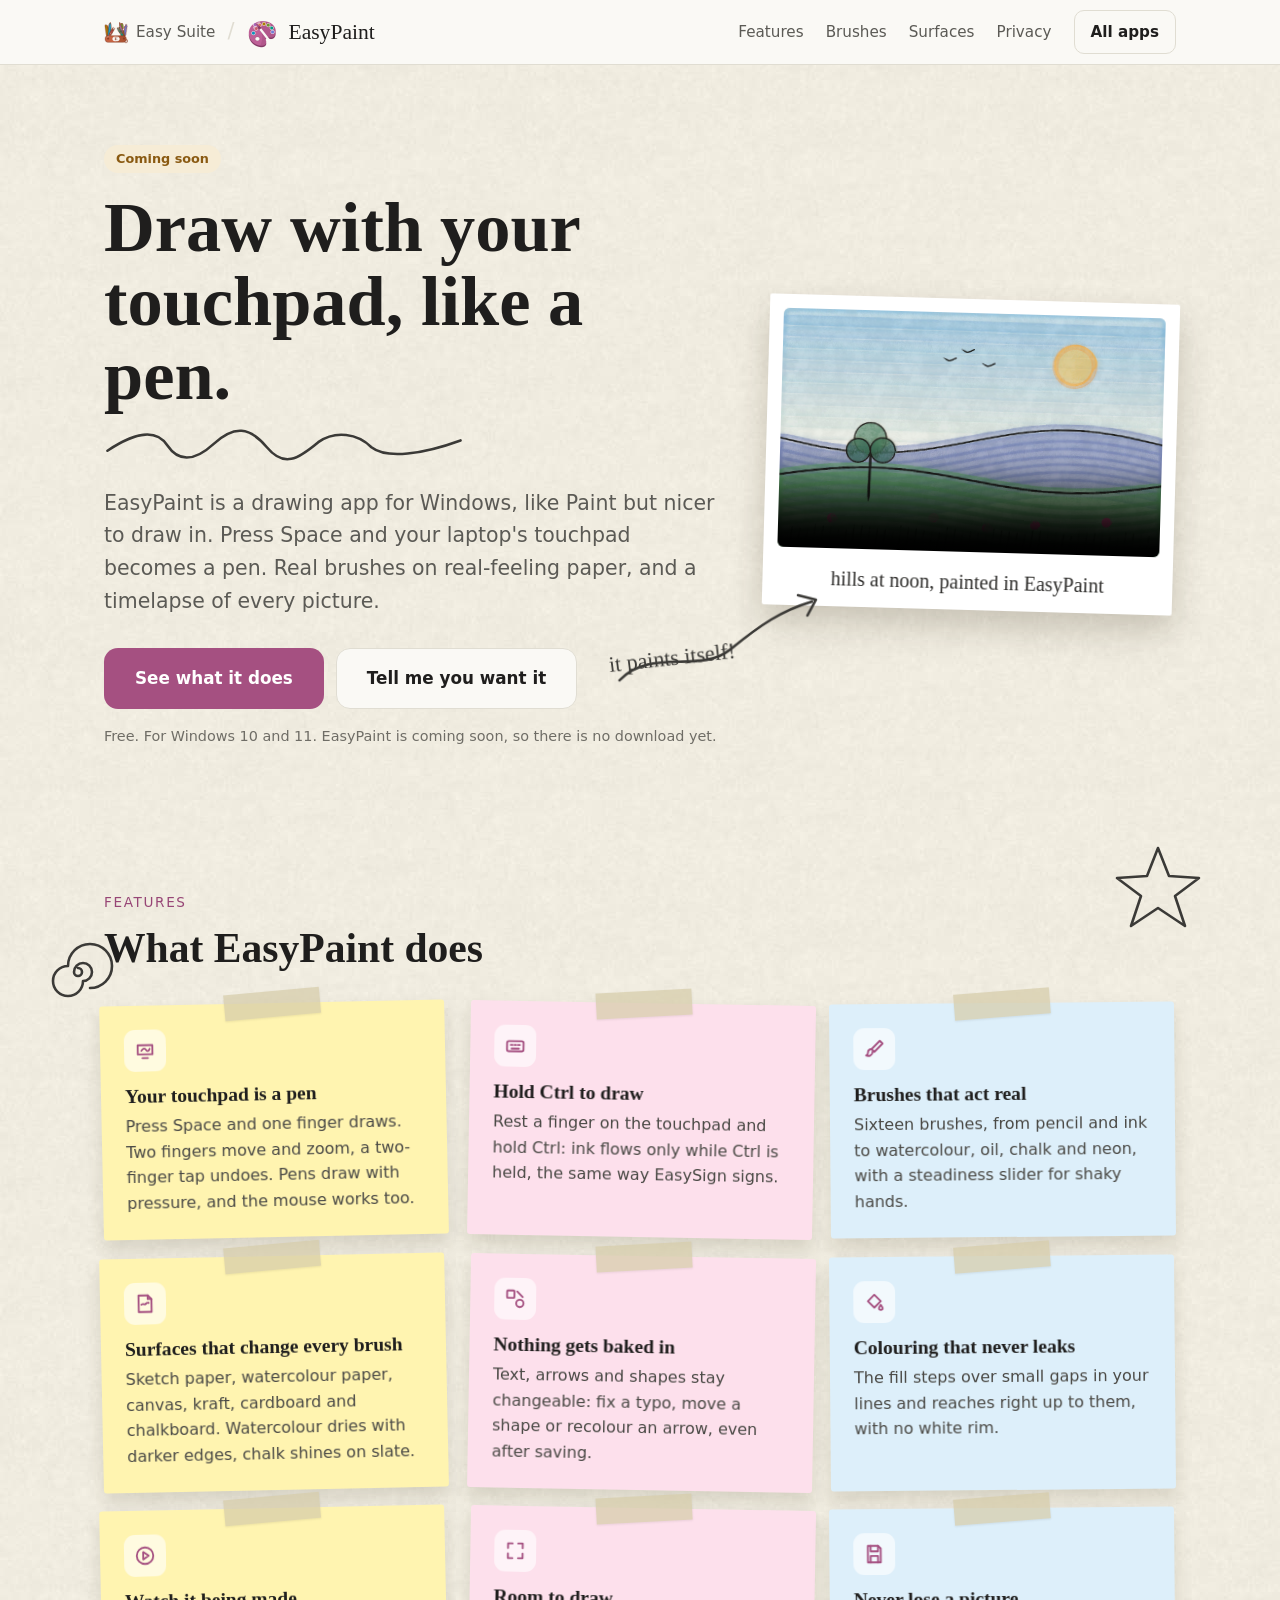
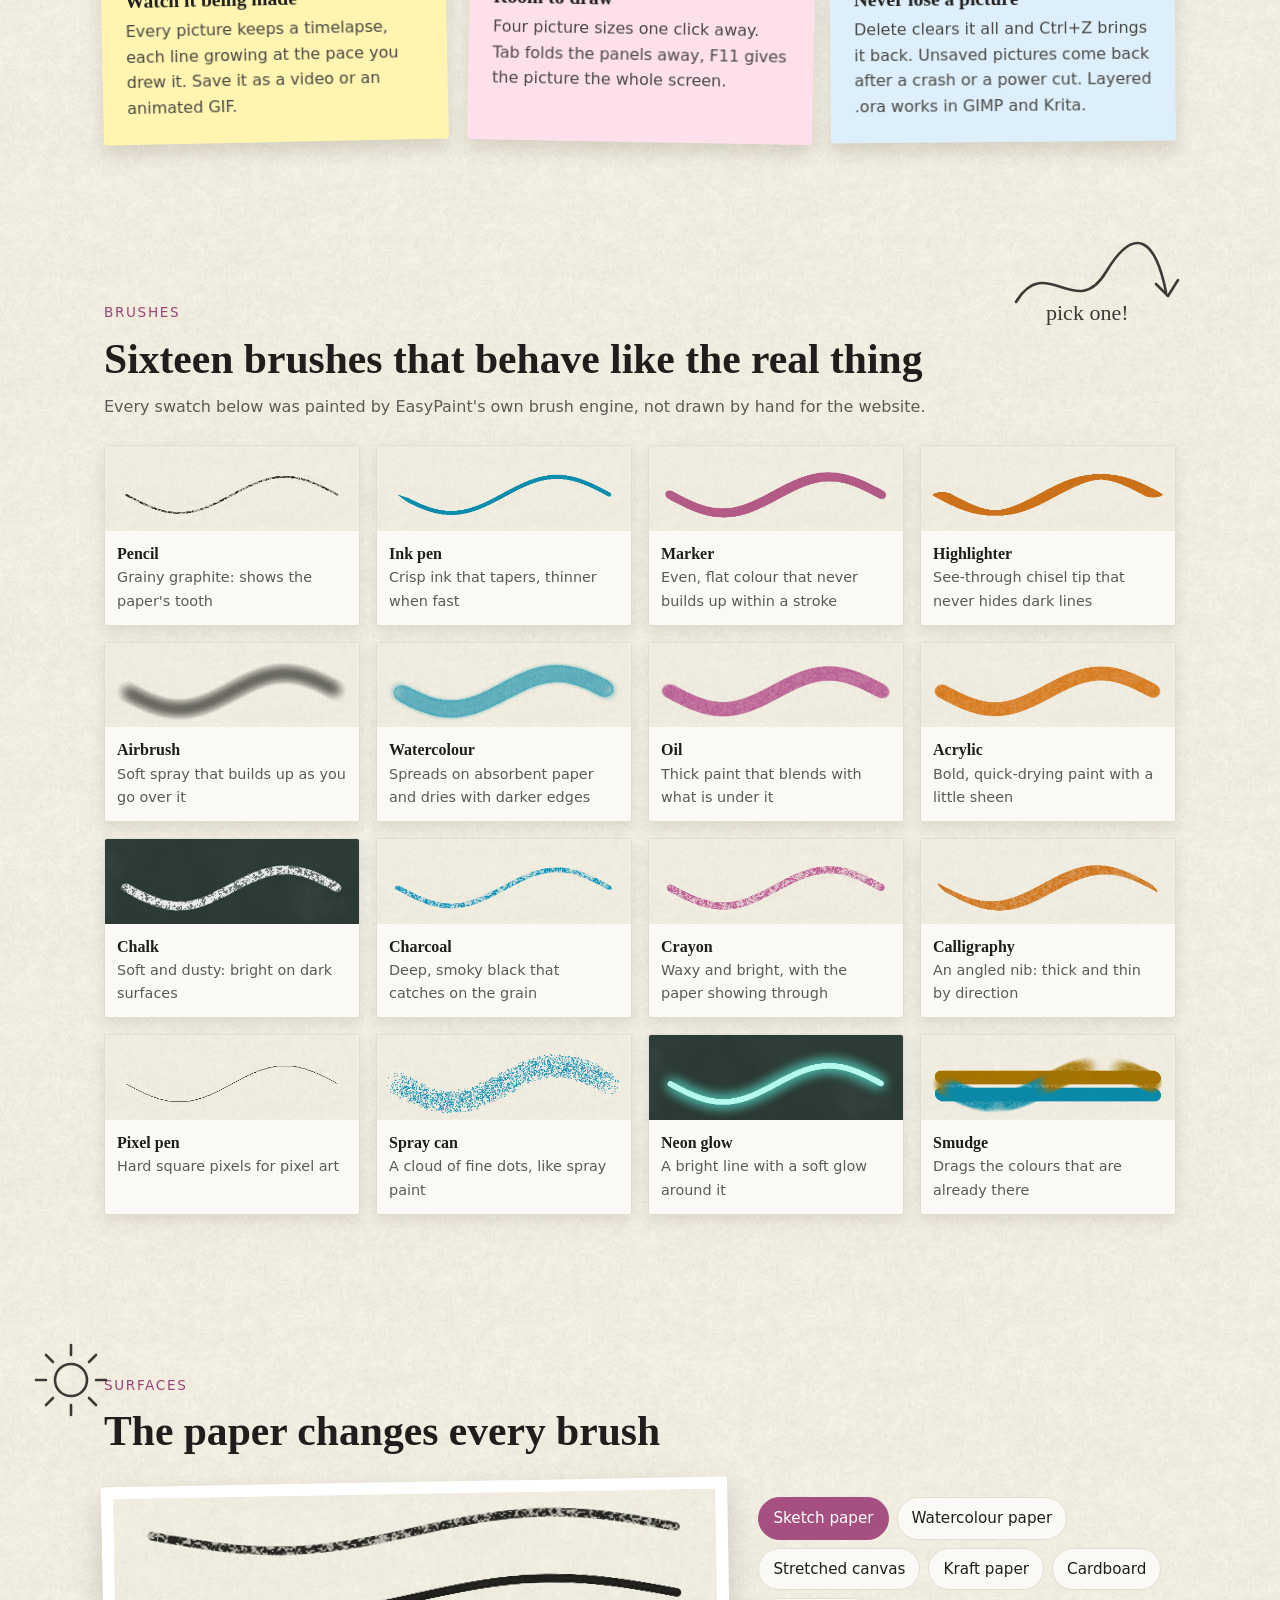
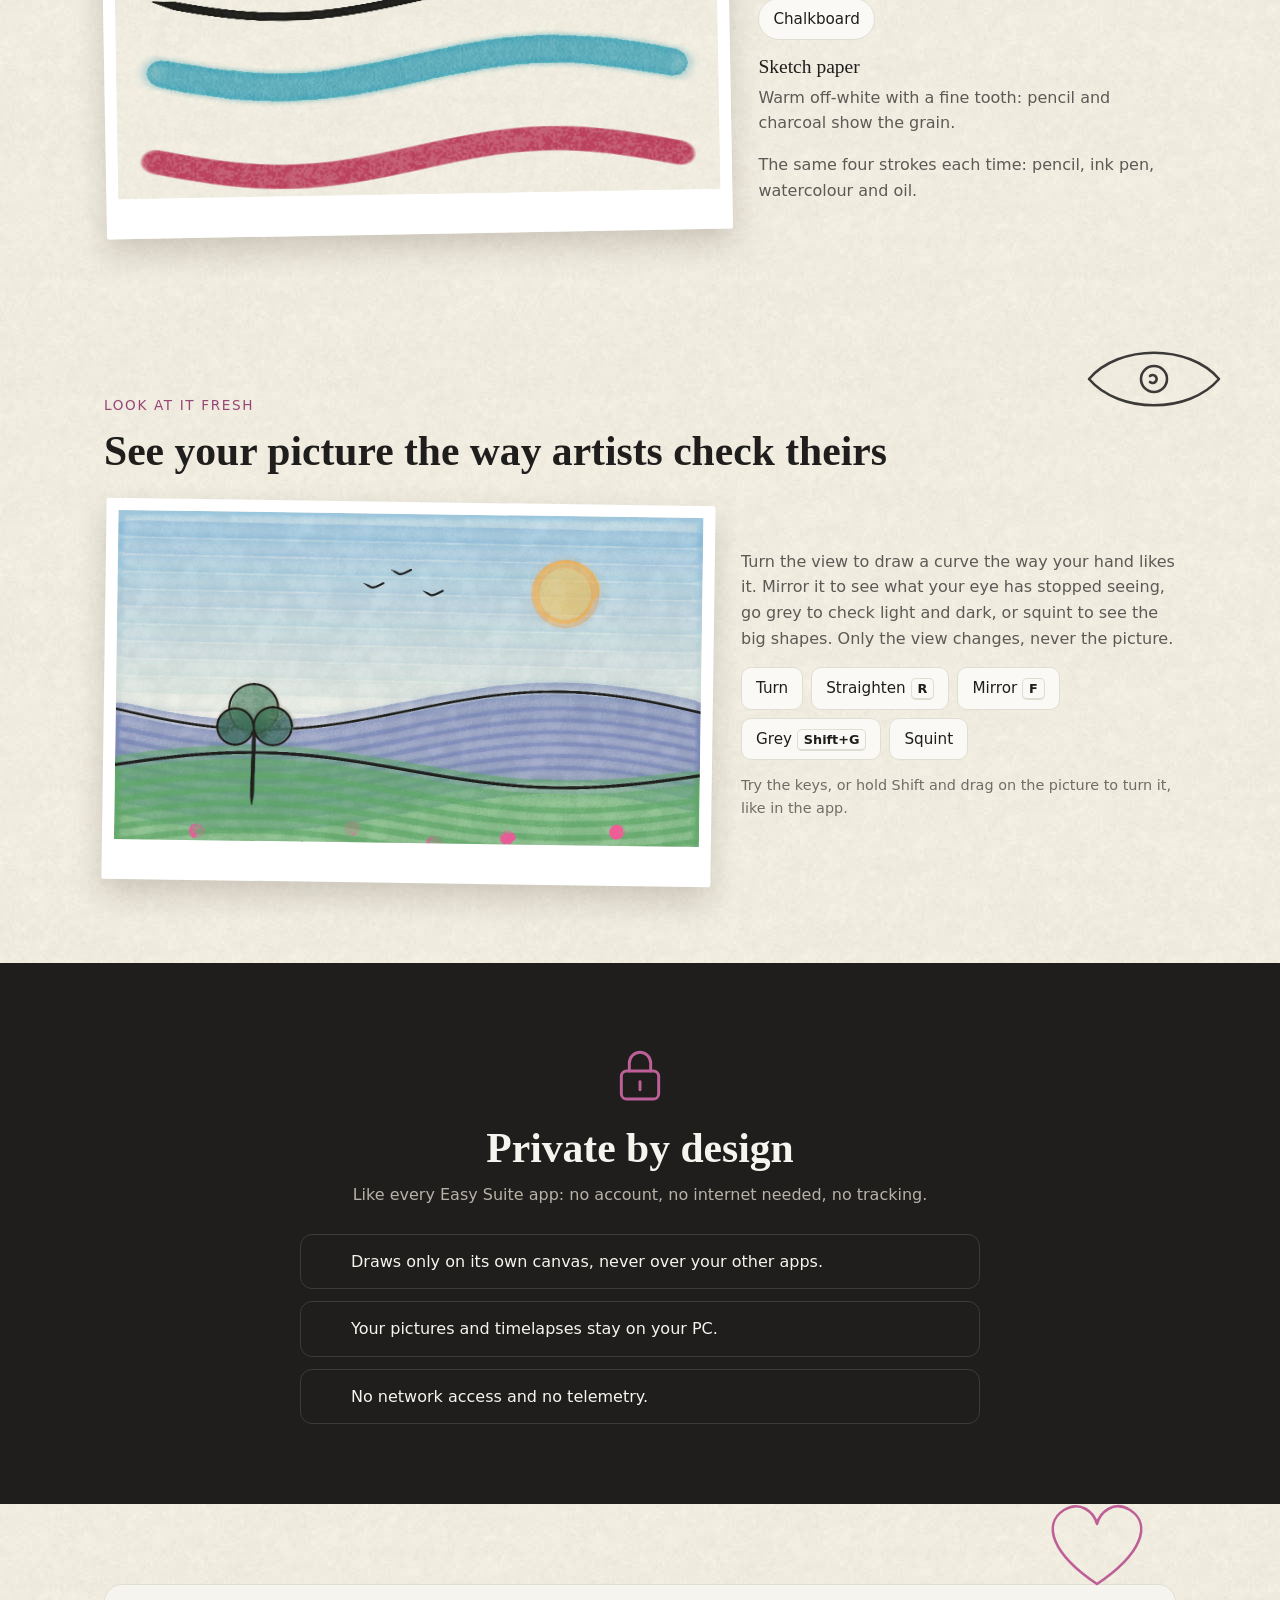
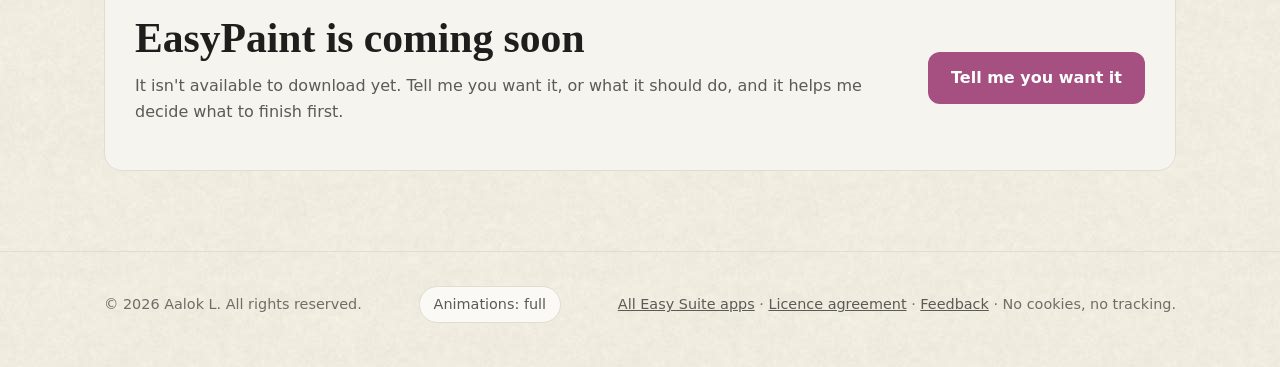
<file: easypaint/index.html>
<!doctype html>
<html lang="en" class="no-js" data-app="easypaint">
<head>
<meta charset="utf-8">
<!-- security: start -->
<meta http-equiv="Content-Security-Policy" content="default-src 'none'; script-src 'self' 'sha256-MFInW1ZFFoI0F1x8nevmKyzEfaO0qUzkNNwZIGCtmcs=' 'sha256-spopUkX0Y78sDaUf7gL9o56O3M4HfPe5ZUZBuA4qX4Y='; style-src 'self' 'unsafe-inline'; img-src 'self' data:; media-src 'self'; font-src 'self'; manifest-src 'self'; connect-src 'none'; object-src 'none'; frame-src 'none'; worker-src 'none'; base-uri 'none'; form-action 'none'; upgrade-insecure-requests">
<meta name="referrer" content="no-referrer">
<script>if (window.top !== window.self) { document.documentElement.style.display = 'none'; try { window.top.location.replace(window.self.location.href); } catch (e) { } }</script>
<!-- security: end -->
<meta name="viewport" content="width=device-width, initial-scale=1">
<title>EasyPaint: draw and paint, even with your touchpad</title>
<meta name="description" content="A drawing app for Windows where your laptop's touchpad works like a pen. Coming soon from Easy Suite.">
<meta name="color-scheme" content="light dark">
<link rel="icon" type="image/png" href="../images/apps/easypaint.png">
<link rel="canonical" href="https://unspekable1654.github.io/easypaint/">
<meta property="og:type" content="website">
<meta property="og:site_name" content="Easy Suite">
<meta property="og:title" content="EasyPaint: draw and paint, even with your touchpad">
<meta property="og:description" content="A drawing app for Windows where your laptop's touchpad works like a pen. Coming soon from Easy Suite.">
<meta property="og:url" content="https://unspekable1654.github.io/easypaint/">
<meta property="og:image" content="https://unspekable1654.github.io/images/apps/easypaint.png">
<meta property="og:image:width" content="256">
<meta property="og:image:height" content="256">
<meta property="og:image:alt" content="The EasyPaint icon">
<meta name="twitter:card" content="summary">
<script>
  (function () {
    var root = document.documentElement, pref = null;
    try { pref = localStorage.getItem('easysign-motion'); } catch (e) { }
    root.className = 'js ' + (pref !== 'calm' ? 'motion' : 'calm');
  })();
</script>
<link rel="stylesheet" href="../assets/app.css">
<link rel="stylesheet" href="../assets/easypaint.css">
</head>
<body class="sketchbook">
<div class="progress" aria-hidden="true"></div>

<header>
  <div class="wrap">
    <a class="suite-link" href="../" aria-label="Easy Suite: all apps"><img src="../images/suite-logo.png" alt="" width="24" height="24"><span>Easy Suite</span></a>
    <span class="crumb" aria-hidden="true">/</span>
    <a class="brand" href="#top"><img src="../images/apps/easypaint.png" alt="" width="32" height="32">EasyPaint</a>
    <nav aria-label="Sections">
      <a href="#features">Features</a>
      <a href="#brushes">Brushes</a>
      <a href="#surfaces">Surfaces</a>
      <a href="#privacy">Privacy</a>
      <a class="keep btn btn-secondary btn-small" href="../#apps">All apps</a>
    </nav>
  </div>
</header>

<main id="top">
  <section class="hero">

    <div class="wrap hero-grid">
      <div>
        <span class="chip soon">Coming soon</span>
        <h1 class="split">Draw with your touchpad, like a pen.</h1>
        <svg class="flourish" viewBox="0 0 420 46" aria-hidden="true" focusable="false"><path d="M4 30 C 40 6, 62 6, 74 24 S 104 44, 128 22 S 170 2, 190 26 S 226 40, 250 20 C 270 6, 296 10, 312 26 C 330 40, 372 34, 416 18"/></svg>
        <p class="lead">EasyPaint is a drawing app for Windows, like Paint but nicer to draw in. Press Space and your laptop's touchpad becomes a pen. Real brushes on real-feeling paper, and a timelapse of every picture.</p>
        <div class="actions">
          <a class="btn btn-primary btn-big" href="#features">See what it does</a>
          <a class="btn btn-secondary btn-big" href="https://docs.google.com/forms/d/e/1FAIpQLScC7riL7U2CfY4Zo2l5sXBMDg38h3i7c_D3k4DlkvJMoYQPKA/viewform?usp=pp_url&amp;entry.1483937742=Feedback+or+an+idea&amp;entry.1506693288=EasyPaint" target="_blank" rel="noopener noreferrer">Tell me you want it</a>
        </div>
        <p class="meta subtle">Free. For Windows 10 and 11. EasyPaint is coming soon, so there is no download yet.</p>
      </div>
      <figure class="hero-paint polaroid">
        <video src="../videos/easypaint-timelapse.mp4" poster="../videos/easypaint-timelapse-poster.jpg" width="1280" height="800" autoplay muted loop playsinline preload="auto" aria-label="A landscape painting itself in EasyPaint: the app's own timelapse"></video>
        <figcaption>hills at noon, painted in EasyPaint</figcaption>
<svg class="doodle reveal wide-only" style="left:-150px;bottom:-96px;--delay:1.0s" width="230" height="120" viewBox="0 0 230 120" aria-hidden="true" focusable="false"><path d="M10 104 C 40 70, 90 96, 120 70 S 170 30, 200 20"/><path d="M186 14 L 204 18 L 196 34"/><text x="0" y="96" transform="rotate(-8 0 96)">it paints itself!</text></svg>
      </figure>
    </div>
  </section>

  <section id="features">
<svg class="doodle reveal wide-only" style="right:6%;top:30px;--delay:0.3s" width="90" height="90" viewBox="0 0 90 90" aria-hidden="true" focusable="false"><path d="M45 6 L 56 34 L 86 36 L 62 54 L 72 84 L 45 66 L 18 84 L 28 54 L 4 36 L 34 34 Z"/></svg><svg class="doodle reveal wide-only" style="left:3%;top:120px;--delay:0.5s" width="80" height="80" viewBox="0 0 80 80" aria-hidden="true" focusable="false"><path d="M40 40 m 0 -4 a 4 4 0 1 1 -4 4 a 9 9 0 1 1 9 9 a 15 15 0 1 1 -15 -15 a 22 22 0 1 1 22 22"/></svg>
    <div class="wrap">
      <p class="kicker reveal">Features</p>
      <h2 class="reveal">What EasyPaint does</h2>
      <div class="features nine">
        <div class="card reveal flip tilt sticky" style="--delay:0.00s"><div class="icon"><svg viewBox="0 0 24 24" fill="none" stroke="currentColor" stroke-width="2" stroke-linecap="round" stroke-linejoin="round" aria-hidden="true"><path d="M4 6h16v10H4z"/><path d="M9 20h6"/><path d="M8 12c2-3 4-3 5-1s3 2 4-1"/></svg></div><h3>Your touchpad is a pen</h3><p class="muted">Press Space and one finger draws. Two fingers move and zoom, a two-finger tap undoes. Pens draw with pressure, and the mouse works too.</p></div>
        <div class="card reveal flip tilt sticky" style="--delay:0.08s"><div class="icon"><svg viewBox="0 0 24 24" fill="none" stroke="currentColor" stroke-width="2" stroke-linecap="round" stroke-linejoin="round" aria-hidden="true"><rect x="3" y="7" width="18" height="11" rx="2"/><path d="M7 11h2M11 11h2M15 11h2M8 15h8"/></svg></div><h3>Hold Ctrl to draw</h3><p class="muted">Rest a finger on the touchpad and hold Ctrl: ink flows only while Ctrl is held, the same way EasySign signs.</p></div>
        <div class="card reveal flip tilt sticky" style="--delay:0.16s"><div class="icon"><svg viewBox="0 0 24 24" fill="none" stroke="currentColor" stroke-width="2" stroke-linecap="round" stroke-linejoin="round" aria-hidden="true"><path d="M18 3l3 3-9 9-3-3z"/><path d="M9 12c-3 0-4 2-4 4 0 1.5-1 2.5-2 3 3 1 7 0 7-4"/></svg></div><h3>Brushes that act real</h3><p class="muted">Sixteen brushes, from pencil and ink to watercolour, oil, chalk and neon, with a steadiness slider for shaky hands.</p></div>
        <div class="card reveal flip tilt sticky" style="--delay:0.00s"><div class="icon"><svg viewBox="0 0 24 24" fill="none" stroke="currentColor" stroke-width="2" stroke-linecap="round" stroke-linejoin="round" aria-hidden="true"><path d="M5 3h10l4 4v14H5z"/><path d="M15 3v4h4"/><path d="M8 13c2-2 3 1 5-1s2 0 3-1"/></svg></div><h3>Surfaces that change every brush</h3><p class="muted">Sketch paper, watercolour paper, canvas, kraft, cardboard and chalkboard. Watercolour dries with darker edges, chalk shines on slate.</p></div>
        <div class="card reveal flip tilt sticky" style="--delay:0.08s"><div class="icon"><svg viewBox="0 0 24 24" fill="none" stroke="currentColor" stroke-width="2" stroke-linecap="round" stroke-linejoin="round" aria-hidden="true"><rect x="3" y="3" width="8" height="8" rx="1"/><circle cx="17" cy="17" r="4"/><path d="m14 4 6 6"/></svg></div><h3>Nothing gets baked in</h3><p class="muted">Text, arrows and shapes stay changeable: fix a typo, move a shape or recolour an arrow, even after saving.</p></div>
        <div class="card reveal flip tilt sticky" style="--delay:0.16s"><div class="icon"><svg viewBox="0 0 24 24" fill="none" stroke="currentColor" stroke-width="2" stroke-linecap="round" stroke-linejoin="round" aria-hidden="true"><path d="M5 11l7-7 7 7-7 7z"/><path d="M19 15c1 1.5 2 2.6 2 3.6a2 2 0 0 1-4 0c0-1 1-2.1 2-3.6z"/></svg></div><h3>Colouring that never leaks</h3><p class="muted">The fill steps over small gaps in your lines and reaches right up to them, with no white rim.</p></div>
        <div class="card reveal flip tilt sticky" style="--delay:0.00s"><div class="icon"><svg viewBox="0 0 24 24" fill="none" stroke="currentColor" stroke-width="2" stroke-linecap="round" stroke-linejoin="round" aria-hidden="true"><circle cx="12" cy="12" r="9"/><path d="M10 8l6 4-6 4z"/></svg></div><h3>Watch it being made</h3><p class="muted">Every picture keeps a timelapse, each line growing at the pace you drew it. Save it as a video or an animated GIF.</p></div>
        <div class="card reveal flip tilt sticky" style="--delay:0.08s"><div class="icon"><svg viewBox="0 0 24 24" fill="none" stroke="currentColor" stroke-width="2" stroke-linecap="round" stroke-linejoin="round" aria-hidden="true"><path d="M4 9V4h5M20 9V4h-5M4 15v5h5M20 15v5h-5"/></svg></div><h3>Room to draw</h3><p class="muted">Four picture sizes one click away. Tab folds the panels away, F11 gives the picture the whole screen.</p></div>
        <div class="card reveal flip tilt sticky" style="--delay:0.16s"><div class="icon"><svg viewBox="0 0 24 24" fill="none" stroke="currentColor" stroke-width="2" stroke-linecap="round" stroke-linejoin="round" aria-hidden="true"><path d="M5 3h11l3 3v15H5z"/><path d="M8 3v6h8V3M8 21v-7h8v7"/></svg></div><h3>Never lose a picture</h3><p class="muted">Delete clears it all and Ctrl+Z brings it back. Unsaved pictures come back after a crash or a power cut. Layered .ora works in GIMP and Krita.</p></div>
      </div>
    </div>
  </section>

  <section id="brushes">
<svg class="doodle reveal wide-only" style="right:5%;top:10px;--delay:0.4s" width="210" height="90" viewBox="0 0 210 90" aria-hidden="true" focusable="false"><path d="M10 70 C 40 20, 70 90, 100 40 S 150 10, 160 60"/><path d="M150 52 L 162 64 L 172 48"/><text x="40" y="88">pick one!</text></svg>
    <div class="wrap">
      <p class="kicker reveal">Brushes</p>
      <h2 class="reveal">Sixteen brushes that behave like the real thing</h2>
      <p class="muted reveal">Every swatch below was painted by EasyPaint's own brush engine, not drawn by hand for the website.</p>
      <div class="swatches">
        <figure class="swatch reveal" style="--delay:0.00s"><img src="../images/easypaint/brush-pencil.jpg" alt="A pencil stroke" width="480" height="160" loading="lazy"><figcaption><b>Pencil</b>Grainy graphite: shows the paper's tooth</figcaption></figure>
        <figure class="swatch reveal" style="--delay:0.06s"><img src="../images/easypaint/brush-ink.jpg" alt="A ink pen stroke" width="480" height="160" loading="lazy"><figcaption><b>Ink pen</b>Crisp ink that tapers, thinner when fast</figcaption></figure>
        <figure class="swatch reveal" style="--delay:0.12s"><img src="../images/easypaint/brush-marker.jpg" alt="A marker stroke" width="480" height="160" loading="lazy"><figcaption><b>Marker</b>Even, flat colour that never builds up within a stroke</figcaption></figure>
        <figure class="swatch reveal" style="--delay:0.18s"><img src="../images/easypaint/brush-highlighter.jpg" alt="A highlighter stroke" width="480" height="160" loading="lazy"><figcaption><b>Highlighter</b>See-through chisel tip that never hides dark lines</figcaption></figure>
        <figure class="swatch reveal" style="--delay:0.00s"><img src="../images/easypaint/brush-airbrush.jpg" alt="A airbrush stroke" width="480" height="160" loading="lazy"><figcaption><b>Airbrush</b>Soft spray that builds up as you go over it</figcaption></figure>
        <figure class="swatch reveal" style="--delay:0.06s"><img src="../images/easypaint/brush-watercolour.jpg" alt="A watercolour stroke" width="480" height="160" loading="lazy"><figcaption><b>Watercolour</b>Spreads on absorbent paper and dries with darker edges</figcaption></figure>
        <figure class="swatch reveal" style="--delay:0.12s"><img src="../images/easypaint/brush-oil.jpg" alt="A oil stroke" width="480" height="160" loading="lazy"><figcaption><b>Oil</b>Thick paint that blends with what is under it</figcaption></figure>
        <figure class="swatch reveal" style="--delay:0.18s"><img src="../images/easypaint/brush-acrylic.jpg" alt="A acrylic stroke" width="480" height="160" loading="lazy"><figcaption><b>Acrylic</b>Bold, quick-drying paint with a little sheen</figcaption></figure>
        <figure class="swatch reveal" style="--delay:0.00s"><img src="../images/easypaint/brush-chalk.jpg" alt="A chalk stroke" width="480" height="160" loading="lazy"><figcaption><b>Chalk</b>Soft and dusty: bright on dark surfaces</figcaption></figure>
        <figure class="swatch reveal" style="--delay:0.06s"><img src="../images/easypaint/brush-charcoal.jpg" alt="A charcoal stroke" width="480" height="160" loading="lazy"><figcaption><b>Charcoal</b>Deep, smoky black that catches on the grain</figcaption></figure>
        <figure class="swatch reveal" style="--delay:0.12s"><img src="../images/easypaint/brush-crayon.jpg" alt="A crayon stroke" width="480" height="160" loading="lazy"><figcaption><b>Crayon</b>Waxy and bright, with the paper showing through</figcaption></figure>
        <figure class="swatch reveal" style="--delay:0.18s"><img src="../images/easypaint/brush-calligraphy.jpg" alt="A calligraphy stroke" width="480" height="160" loading="lazy"><figcaption><b>Calligraphy</b>An angled nib: thick and thin by direction</figcaption></figure>
        <figure class="swatch reveal" style="--delay:0.00s"><img src="../images/easypaint/brush-pixel.jpg" alt="A pixel pen stroke" width="480" height="160" loading="lazy"><figcaption><b>Pixel pen</b>Hard square pixels for pixel art</figcaption></figure>
        <figure class="swatch reveal" style="--delay:0.06s"><img src="../images/easypaint/brush-spray.jpg" alt="A spray can stroke" width="480" height="160" loading="lazy"><figcaption><b>Spray can</b>A cloud of fine dots, like spray paint</figcaption></figure>
        <figure class="swatch reveal" style="--delay:0.12s"><img src="../images/easypaint/brush-neon.jpg" alt="A neon glow stroke" width="480" height="160" loading="lazy"><figcaption><b>Neon glow</b>A bright line with a soft glow around it</figcaption></figure>
        <figure class="swatch reveal" style="--delay:0.18s"><img src="../images/easypaint/brush-smudge.jpg" alt="A smudge stroke" width="480" height="160" loading="lazy"><figcaption><b>Smudge</b>Drags the colours that are already there</figcaption></figure>
      </div>
    </div>
  </section>

  <section id="surfaces">
<svg class="doodle reveal wide-only" style="left:2%;top:40px;--delay:0.3s" width="90" height="90" viewBox="0 0 90 90" aria-hidden="true" focusable="false"><circle cx="45" cy="45" r="16"/><path d="M45 10 v10 M45 70 v10 M10 45 h10 M70 45 h10 M20 20 l7 7 M63 63 l7 7 M70 20 l-7 7 M27 63 l-7 7"/></svg>
    <div class="wrap">
      <p class="kicker reveal">Surfaces</p>
      <h2 class="reveal">The paper changes every brush</h2>
      <div class="surface-pick reveal">
        <div class="surface-stage polaroid">
        <img src="../images/easypaint/surface-sketch.jpg" alt="Pencil, ink, watercolour and oil on sketch paper" width="640" height="360" loading="lazy">
        <img src="../images/easypaint/surface-coldpress.jpg" alt="Pencil, ink, watercolour and oil on watercolour paper" width="640" height="360" loading="lazy">
        <img src="../images/easypaint/surface-canvas.jpg" alt="Pencil, ink, watercolour and oil on stretched canvas" width="640" height="360" loading="lazy">
        <img src="../images/easypaint/surface-kraft.jpg" alt="Pencil, ink, watercolour and oil on kraft paper" width="640" height="360" loading="lazy">
        <img src="../images/easypaint/surface-cardboard.jpg" alt="Pencil, ink, watercolour and oil on cardboard" width="640" height="360" loading="lazy">
        <img src="../images/easypaint/surface-chalkboard.jpg" alt="Pencil, ink, watercolour and oil on chalkboard" width="640" height="360" loading="lazy">
        </div>
        <div>
          <div class="surface-tabs" role="tablist" aria-label="Surfaces">
          <button type="button" role="tab" data-about="Warm off-white with a fine tooth: pencil and charcoal show the grain.">Sketch paper</button>
          <button type="button" role="tab" data-about="Heavy, uneven tooth: watercolour spreads and dries with darker edges.">Watercolour paper</button>
          <button type="button" role="tab" data-about="Primed cotton weave: oil and acrylic show the weave and a soft sheen.">Stretched canvas</button>
          <button type="button" role="tab" data-about="Brown and thirsty: ink feathers along the fibres, oil leaves a halo, light colours stand out.">Kraft paper</button>
          <button type="button" role="tab" data-about="Rough and thirstier still: ink feathers, oil leaves a halo, dry media catch the ridges.">Cardboard</button>
          <button type="button" role="tab" data-about="Dark slate: chalk is bright and dusty; see-through paints barely show; oil sits glossy on top.">Chalkboard</button>
          </div>
          <div class="surface-about" aria-live="polite"><h3>Sketch paper</h3><p class="muted"></p></div>
          <p class="muted">The same four strokes each time: pencil, ink pen, watercolour and oil.</p>
        </div>
      </div>
    </div>
  </section>

  <section id="fresh">
<svg class="doodle reveal wide-only" style="right:4%;top:24px;--delay:0.3s" width="150" height="80" viewBox="0 0 150 80" aria-hidden="true" focusable="false"><path d="M10 40 C 40 5, 110 5, 140 40 C 110 75, 40 75, 10 40 Z"/><circle cx="75" cy="40" r="13"/><path d="M75 40 m -4 -3 a 4 4 0 1 1 0 6"/></svg>
    <div class="wrap">
      <p class="kicker reveal">Look at it fresh</p>
      <h2 class="reveal">See your picture the way artists check theirs</h2>
      <div class="fresh reveal">
        <div class="fresh-view polaroid"><img src="../images/easypaint/scene.jpg" alt="The finished landscape" width="1280" height="800" loading="lazy"><span class="fresh-badge"></span></div>
        <div>
          <p class="muted">Turn the view to draw a curve the way your hand likes it. Mirror it to see what your eye has stopped seeing, go grey to check light and dark, or squint to see the big shapes. Only the view changes, never the picture.</p>
          <div class="fresh-tools">
            <button type="button" data-do="turn" aria-pressed="false">Turn</button>
            <button type="button" data-do="straight">Straighten <kbd>R</kbd></button>
            <button type="button" data-do="flip" aria-pressed="false">Mirror <kbd>F</kbd></button>
            <button type="button" data-do="grey" aria-pressed="false">Grey <kbd>Shift+G</kbd></button>
            <button type="button" data-do="squint" aria-pressed="false">Squint</button>
          </div>
          <p class="subtle">Try the keys, or hold Shift and drag on the picture to turn it, like in the app.</p>
        </div>
      </div>
    </div>
  </section>

  <section id="privacy" class="band-dark">
    <div class="wrap privacy">
      <svg class="lock reveal" viewBox="0 0 48 48" aria-hidden="true"><rect x="10" y="21" width="28" height="21" rx="4"/><path d="M16 21v-6a8 8 0 0 1 16 0v6"/><path d="M24 29v6"/></svg>
      <h2 class="reveal">Private by design</h2>
      <p class="muted reveal">Like every Easy Suite app: no account, no internet needed, no tracking.</p>
      <ul class="promises">
        <li class="reveal" style="--delay:0.0s">Draws only on its own canvas, never over your other apps.</li>
        <li class="reveal" style="--delay:0.1s">Your pictures and timelapses stay on your PC.</li>
        <li class="reveal" style="--delay:0.2s">No network access and no telemetry.</li>
      </ul>
    </div>
  </section>

  <section id="soon">
<svg class="doodle reveal wide-only" style="right:10%;top:-10px;color:#BE6097;--delay:0.3s" width="110" height="100" viewBox="0 0 110 100" aria-hidden="true" focusable="false"><path d="M55 90 C 10 60, 0 30, 22 16 C 38 6, 52 18, 55 30 C 58 18, 72 6, 88 16 C 110 30, 100 60, 55 90 Z"/></svg>
    <div class="wrap">
      <div class="soon-box reveal">
        <div>
          <h2>EasyPaint is coming soon</h2>
          <p class="muted">It isn't available to download yet. Tell me you want it, or what it should do, and it helps me decide what to finish first.</p>
        </div>
        <div class="actions">
          <a class="btn btn-primary" href="https://docs.google.com/forms/d/e/1FAIpQLScC7riL7U2CfY4Zo2l5sXBMDg38h3i7c_D3k4DlkvJMoYQPKA/viewform?usp=pp_url&amp;entry.1483937742=Feedback+or+an+idea&amp;entry.1506693288=EasyPaint" target="_blank" rel="noopener noreferrer">Tell me you want it</a>
        </div>
      </div>
    </div>
  </section>
</main>

<footer>
  <div class="wrap">
    <div>&copy; 2026 Aalok L. All rights reserved.</div>
    <button class="motion-switch" type="button" aria-pressed="false">Animations: full</button>
    <div><a href="../">All Easy Suite apps</a> &middot; <a href="../LICENSE.txt">Licence agreement</a> &middot; <a href="../#feedback">Feedback</a> &middot; No cookies, no tracking.</div>
  </div>
</footer>

<script src="../assets/app.js"></script>
<script src="../assets/easypaint.js"></script>
</body>
</html>
</file>
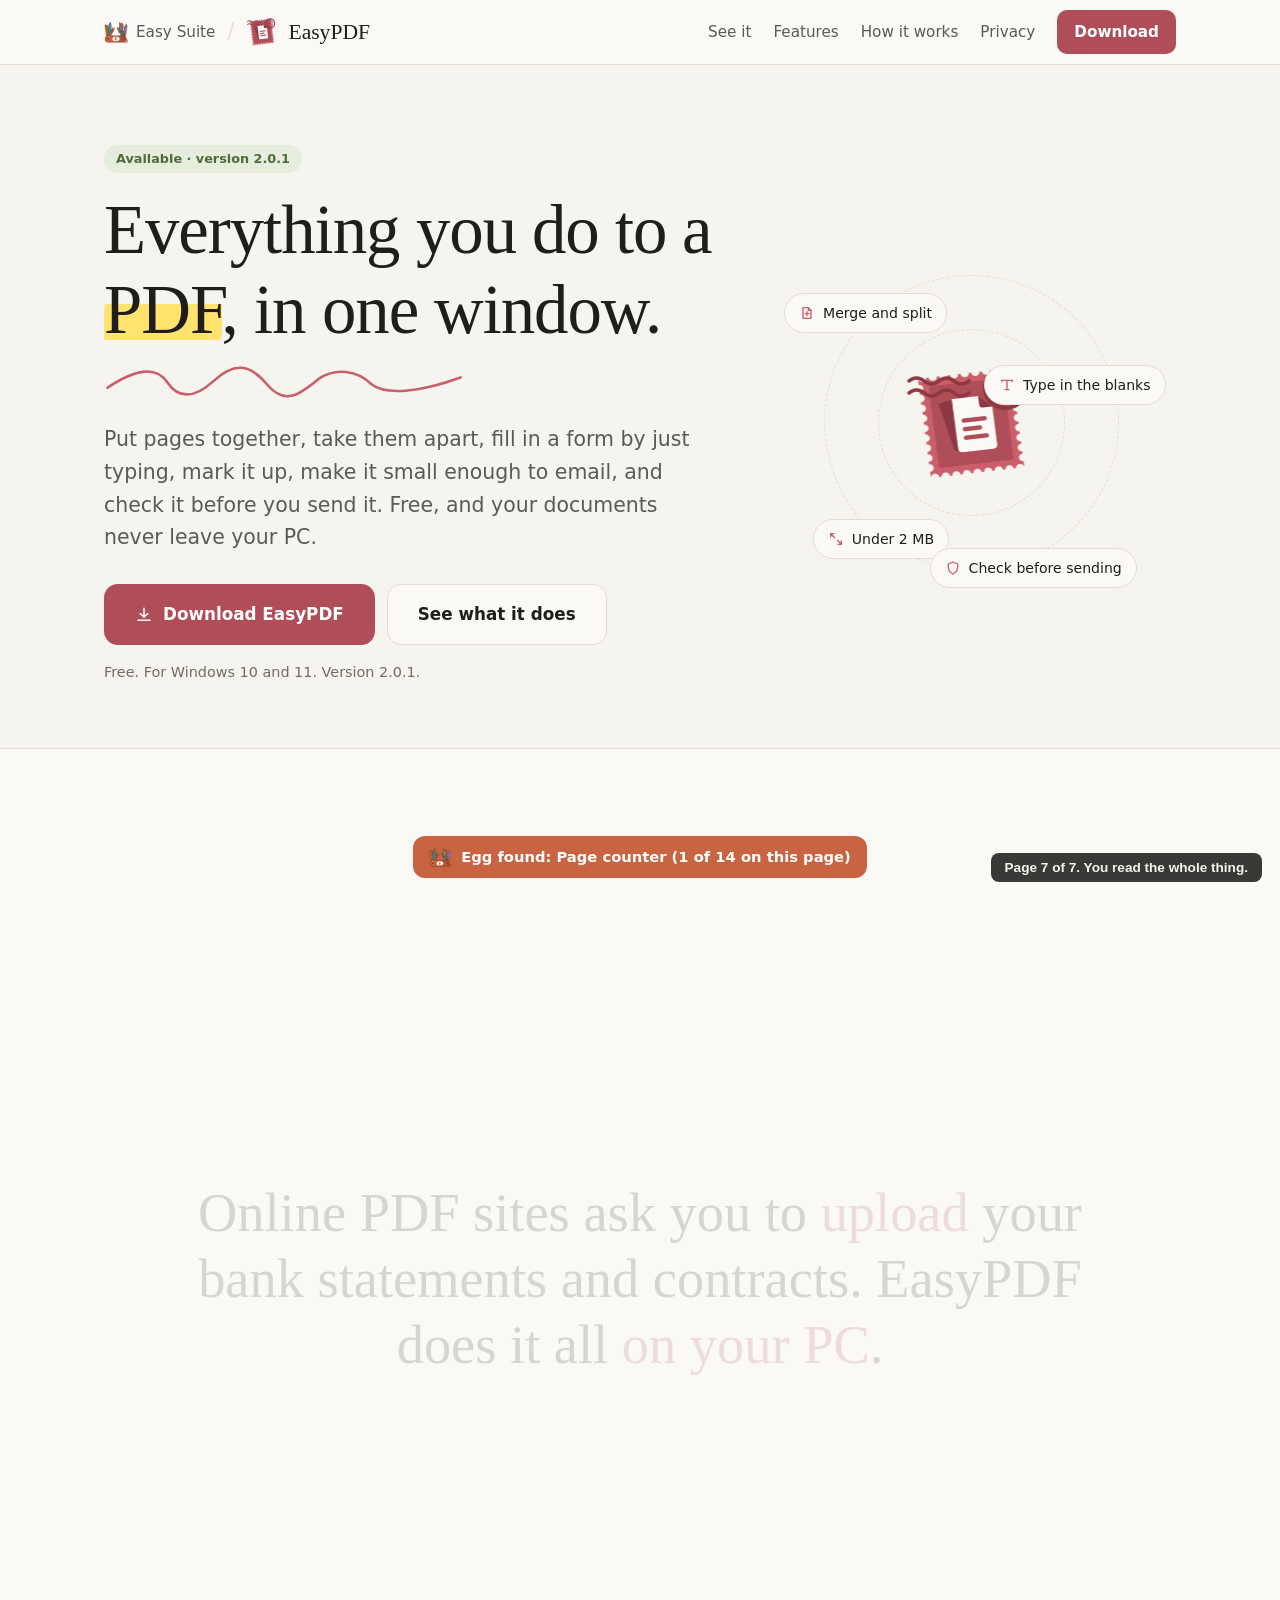
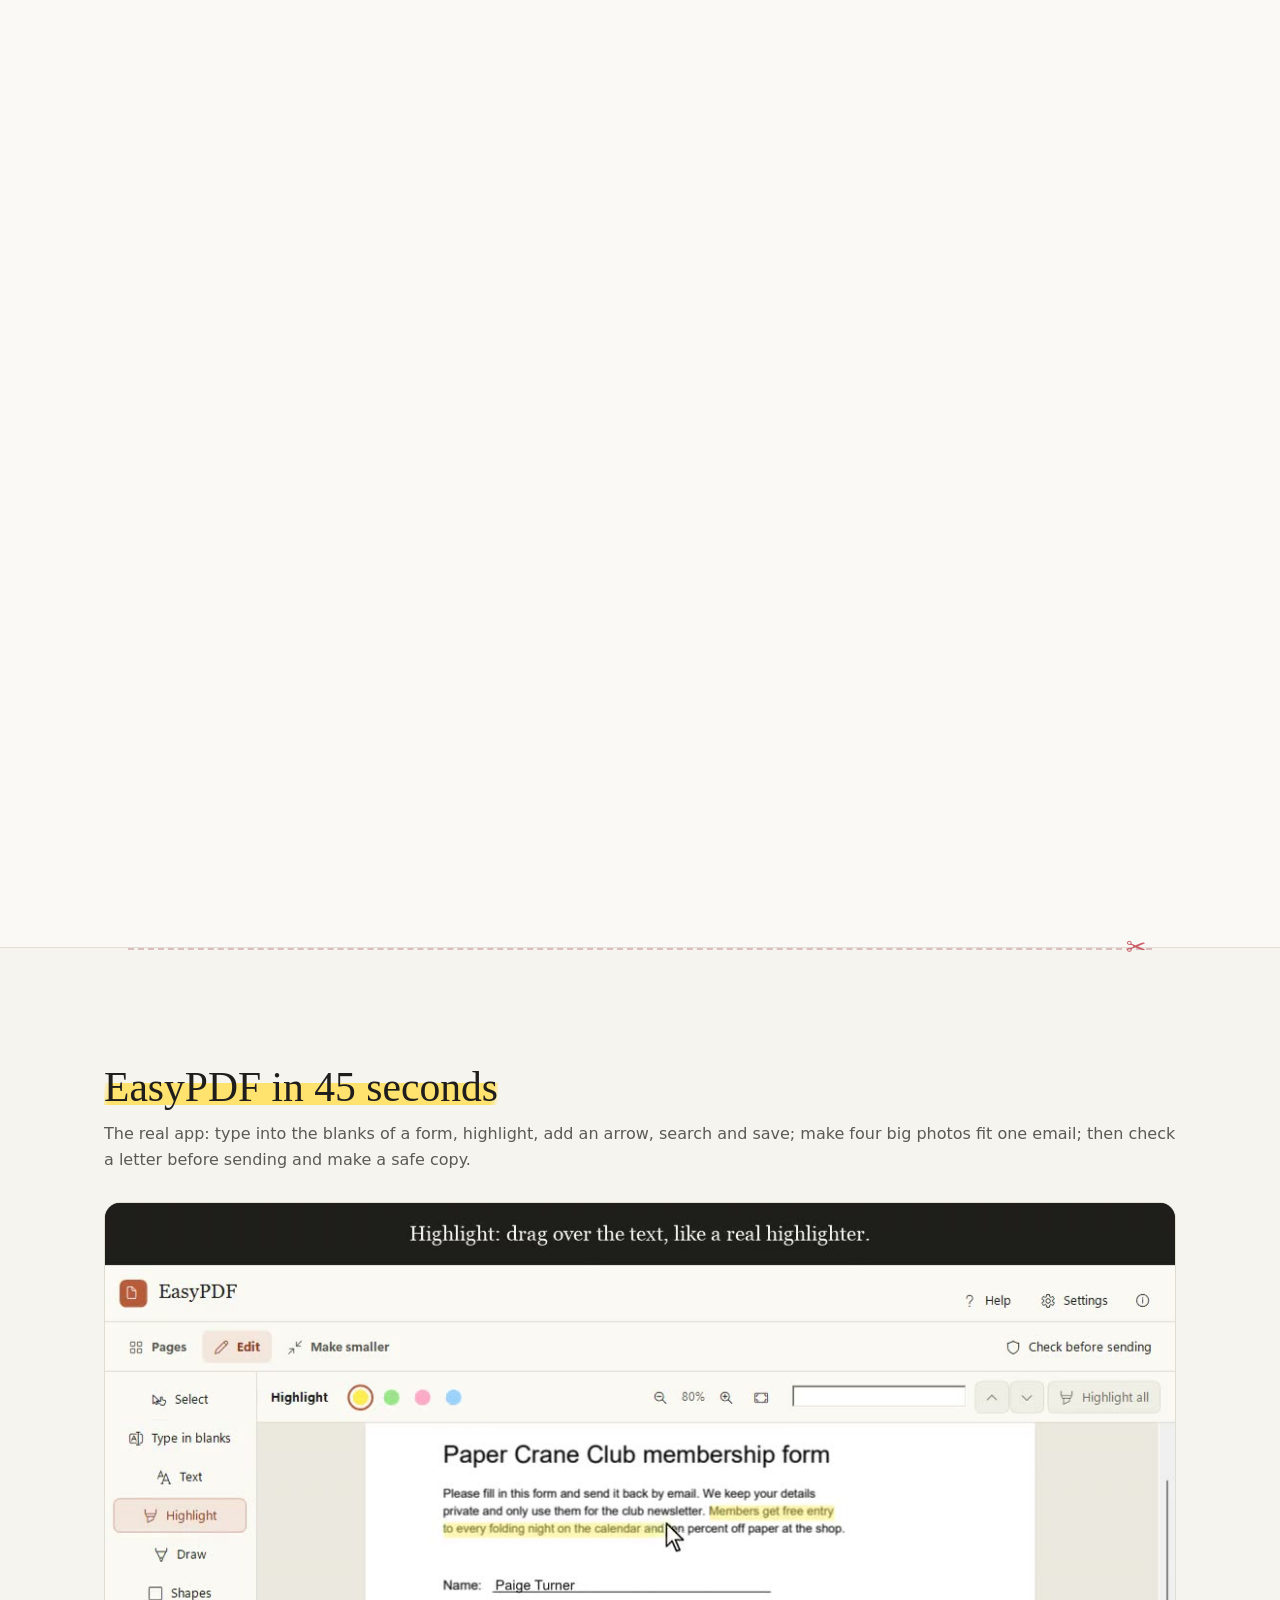
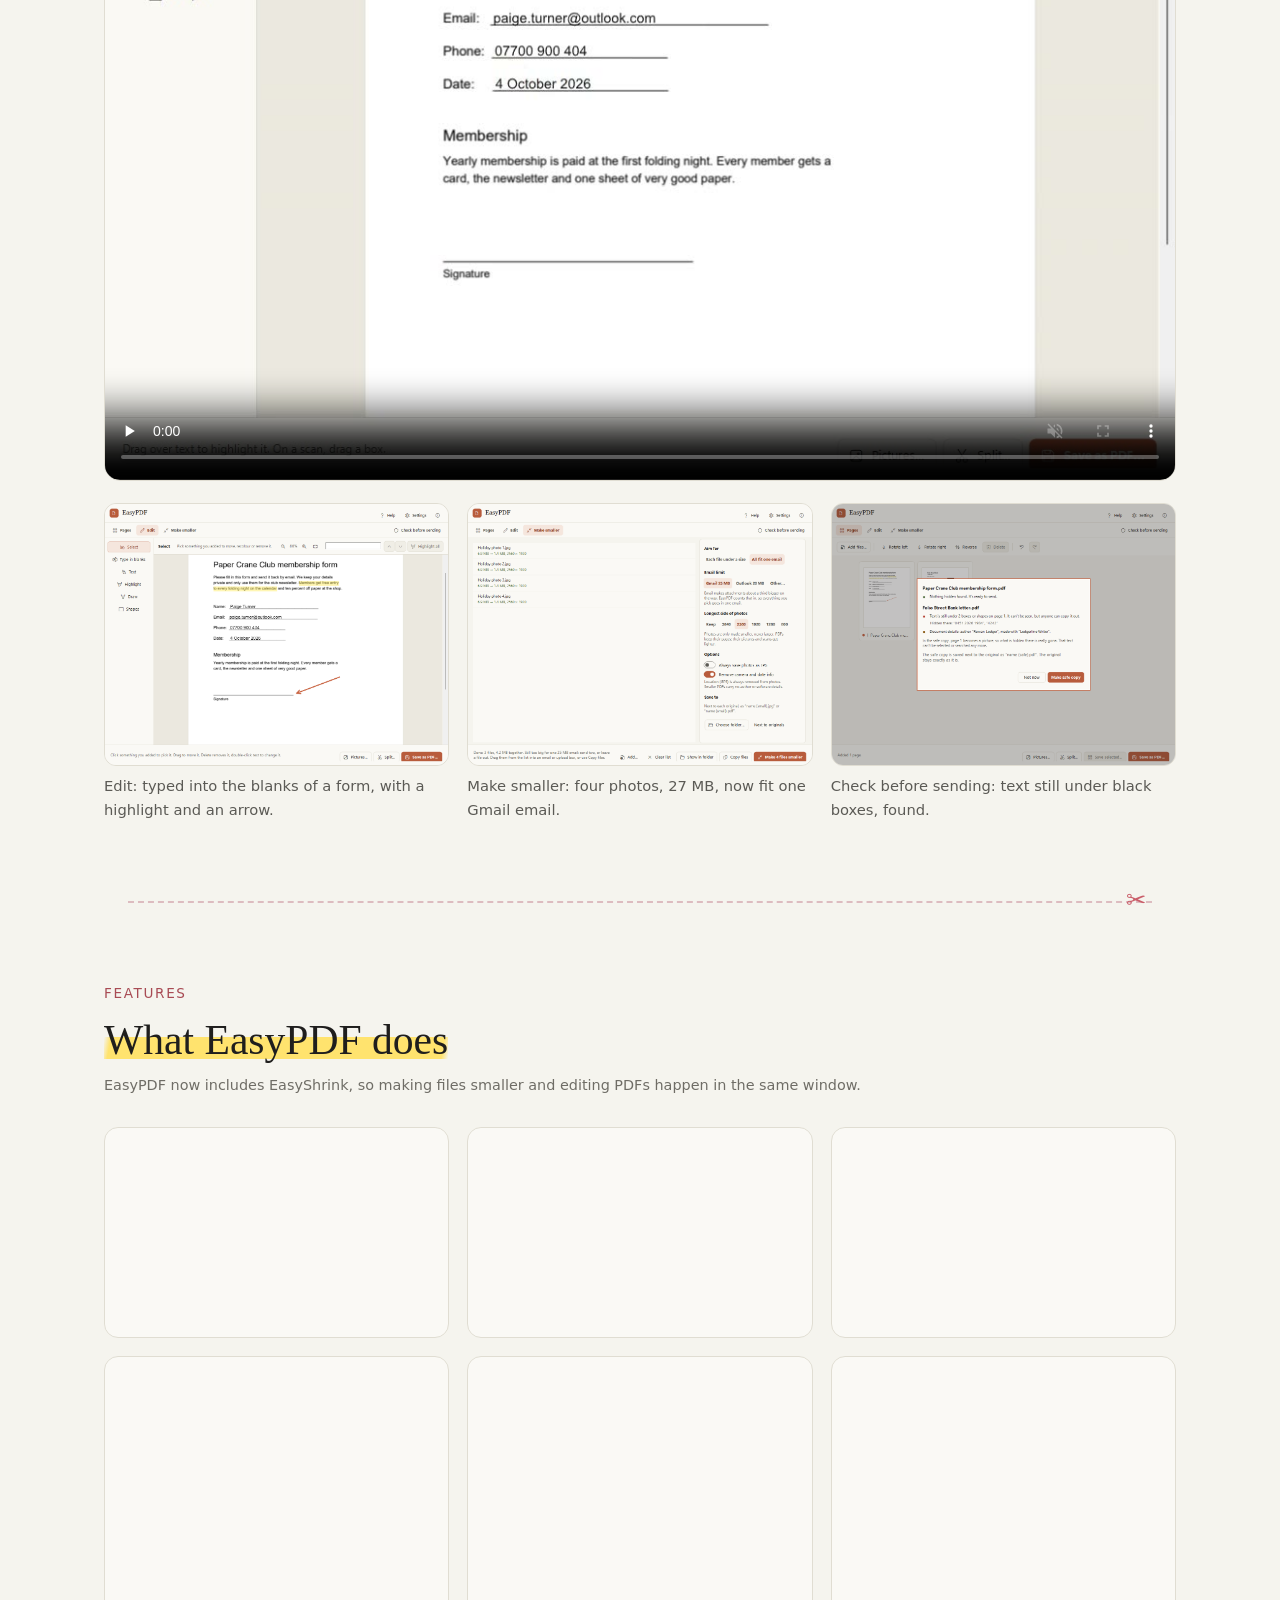
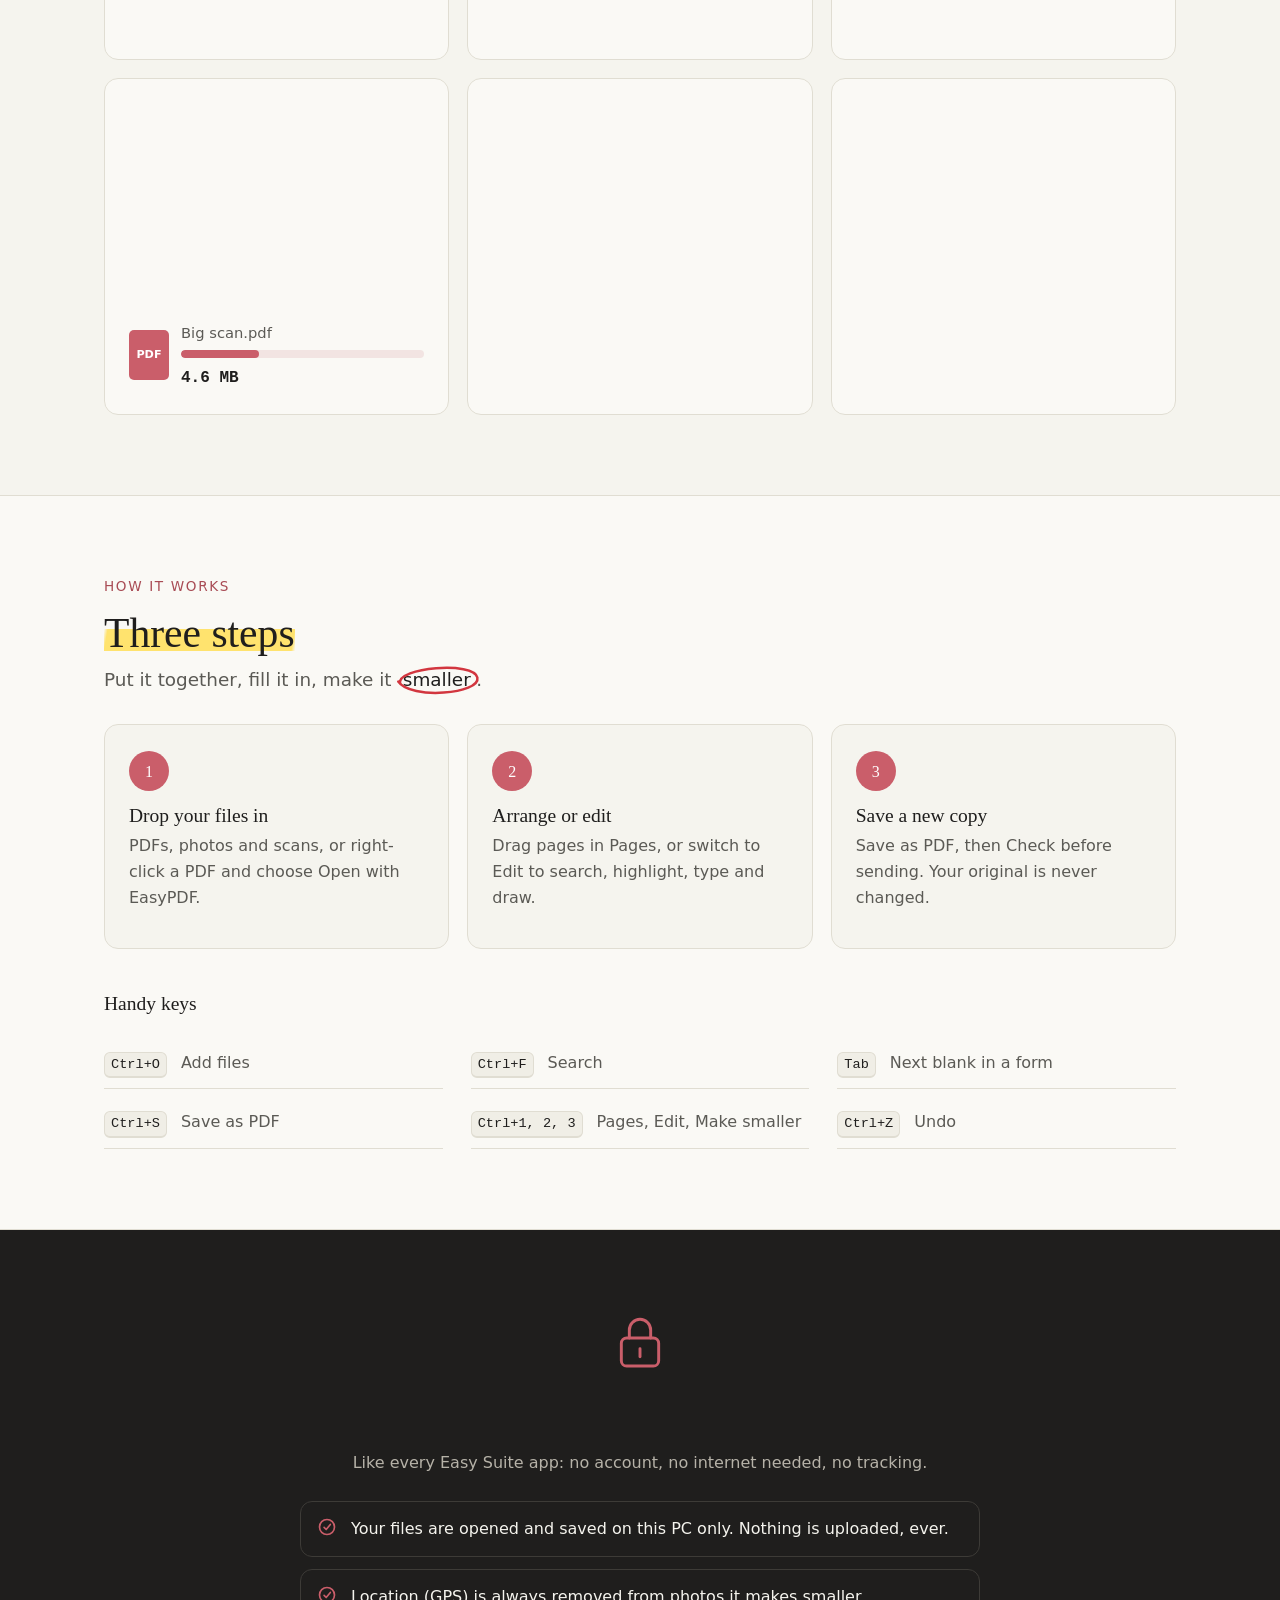
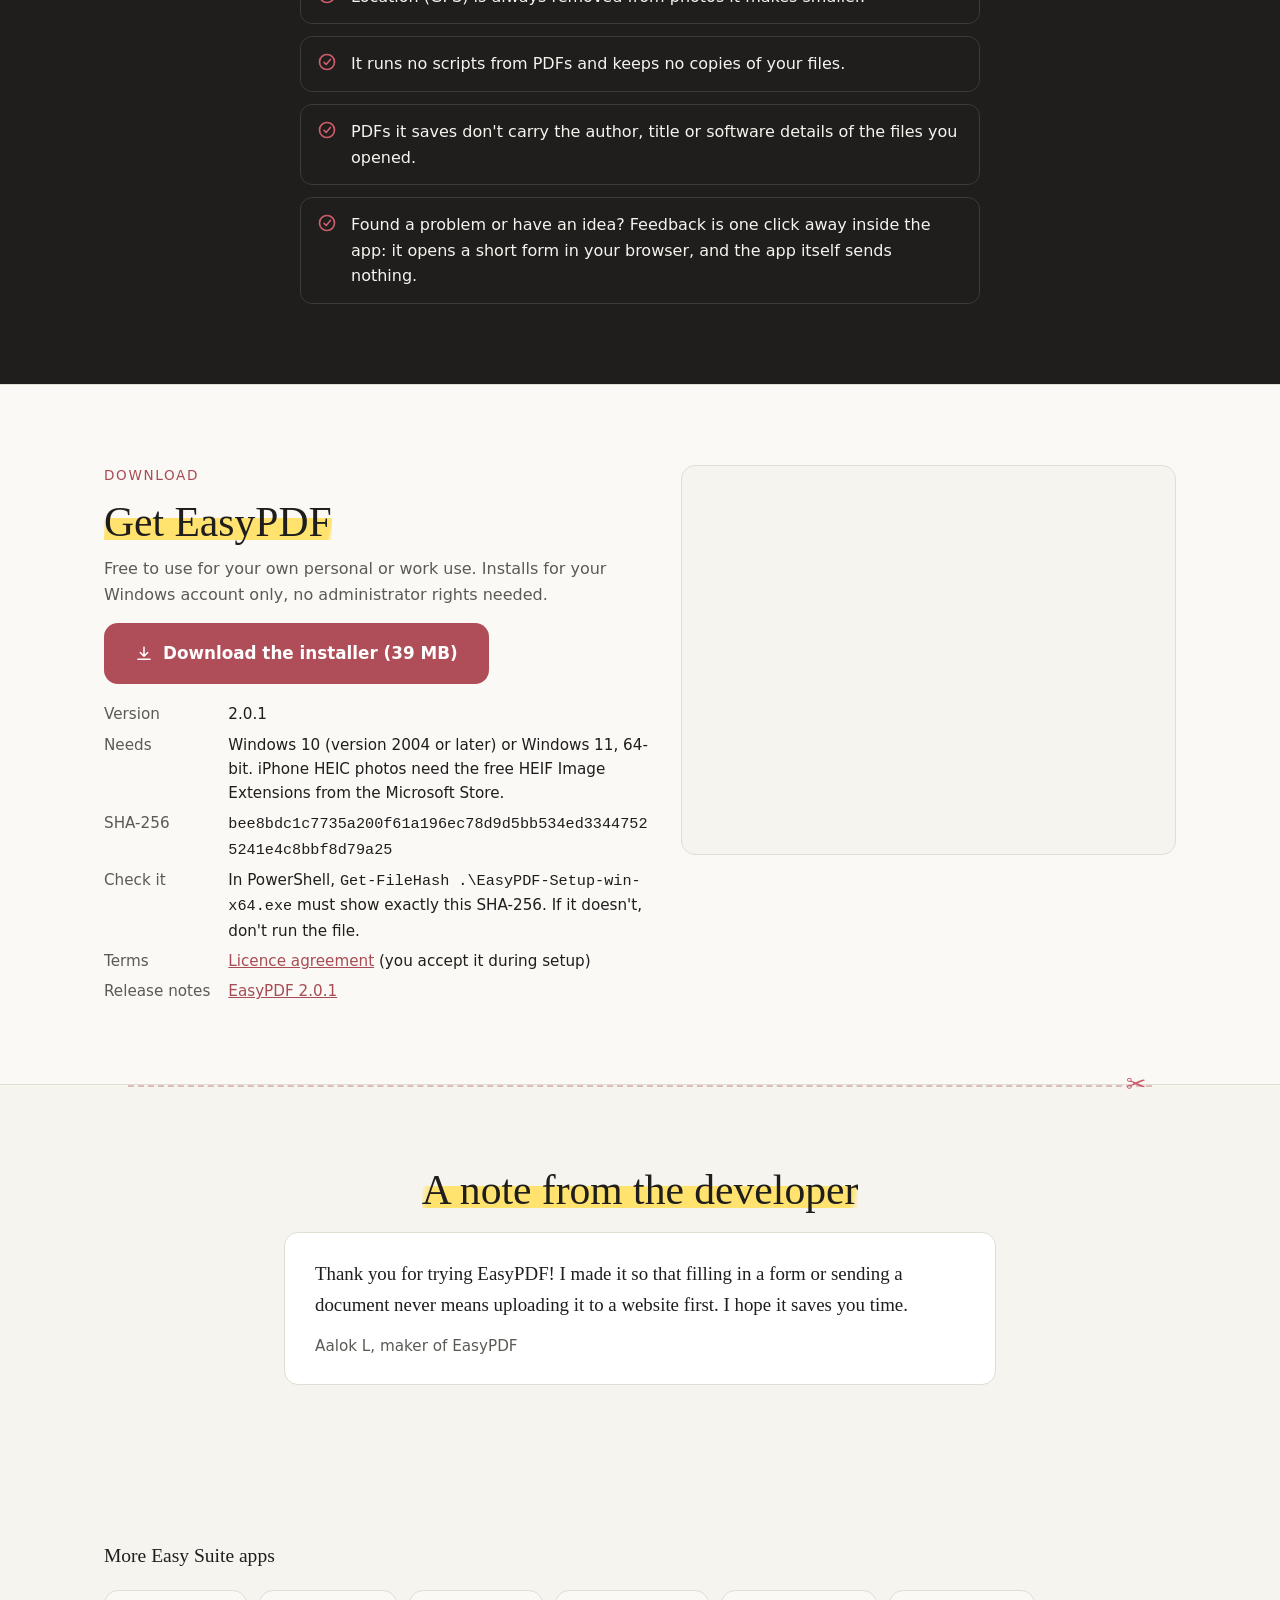
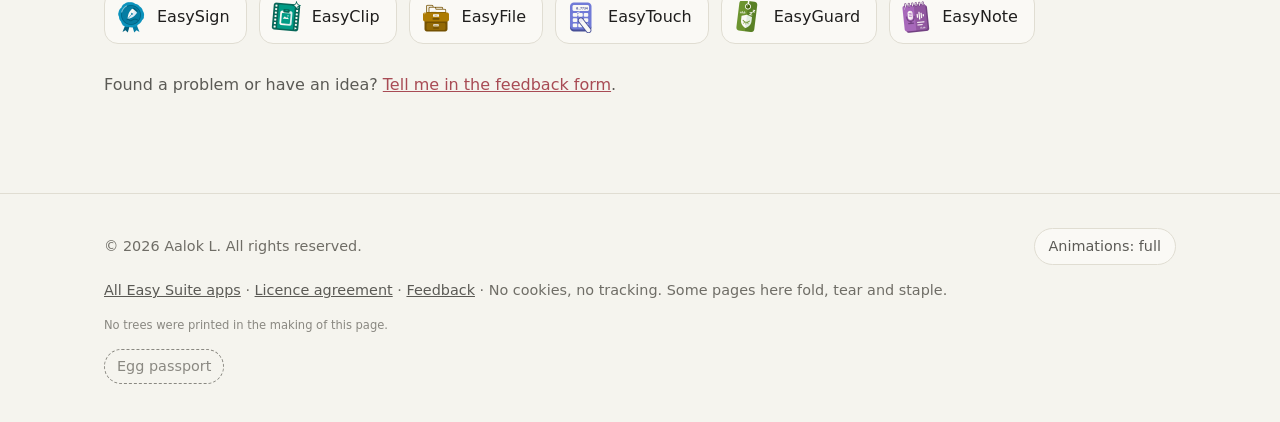
<file: easypdf/index.html>
<!doctype html>
<html lang="en" class="no-js" data-app="easypdf">
<head>
<meta charset="utf-8">
<!-- security: start -->
<meta http-equiv="Content-Security-Policy" content="default-src 'none'; script-src 'self' 'sha256-MFInW1ZFFoI0F1x8nevmKyzEfaO0qUzkNNwZIGCtmcs=' 'sha256-spopUkX0Y78sDaUf7gL9o56O3M4HfPe5ZUZBuA4qX4Y='; style-src 'self' 'unsafe-inline'; img-src 'self' data:; media-src 'self'; font-src 'self'; manifest-src 'self'; connect-src 'none'; object-src 'none'; frame-src 'none'; worker-src 'none'; base-uri 'none'; form-action 'none'; upgrade-insecure-requests">
<meta name="referrer" content="no-referrer">
<script>if (window.top !== window.self) { document.documentElement.style.display = 'none'; try { window.top.location.replace(window.self.location.href); } catch (e) { } }</script>
<!-- security: end -->
<meta name="viewport" content="width=device-width, initial-scale=1">
<title>EasyPDF: everything you do to a PDF, in one window</title>
<meta name="description" content="Merge, split, fill in, mark up and shrink PDFs on your own PC, and check one before you send it. Free from Easy Suite.">
<meta name="color-scheme" content="light dark">
<link rel="icon" type="image/png" href="../images/apps/easypdf.png">
<link rel="canonical" href="https://unspekable1654.github.io/easypdf/">
<meta property="og:type" content="website">
<meta property="og:site_name" content="Easy Suite">
<meta property="og:title" content="EasyPDF: everything you do to a PDF, in one window">
<meta property="og:description" content="Merge, split, fill in, mark up and shrink PDFs on your own PC, and check one before you send it. Free from Easy Suite.">
<meta property="og:url" content="https://unspekable1654.github.io/easypdf/">
<meta property="og:image" content="https://unspekable1654.github.io/images/easypdf/easypdf-edit.png">
<meta property="og:image:width" content="1104">
<meta property="og:image:height" content="841">
<meta property="og:image:alt" content="The Edit view with a form filled in by typing on its lines, a highlighted sentence and an arrow pointing at the signature line.">
<meta name="twitter:card" content="summary_large_image">
<script>
  (function () {
    var root = document.documentElement, pref = null;
    try { pref = localStorage.getItem('easysign-motion'); } catch (e) { }
    root.className = 'js ' + (pref !== 'calm' ? 'motion' : 'calm');
  })();
</script>
<link rel="stylesheet" href="../assets/app.css">
<link rel="stylesheet" href="../assets/easypdf-marks.css">
</head>
<body>
<div class="progress" aria-hidden="true"></div>

<header>
  <div class="wrap">
    <a class="suite-link" href="../" aria-label="Easy Suite: all apps"><img src="../images/suite-logo.png" alt="" width="24" height="24"><span>Easy Suite</span></a>
    <span class="crumb" aria-hidden="true">/</span>
    <a class="brand" href="#top"><img src="../images/apps/easypdf.png" alt="" width="32" height="32">EasyPDF</a>
    <nav aria-label="Sections">
      <a href="#see">See it</a>
      <a href="#features">Features</a>
      <a href="#how">How it works</a>
      <a href="#privacy">Privacy</a>
      <a class="keep btn btn-primary btn-small" href="#download">Download</a>
    </nav>
  </div>
</header>

<main id="top">
  <!-- R rotates more than pages. -->
  <section class="hero">
    <div class="wrap hero-grid">
      <div>
        <span class="chip ok">Available &middot; version 2.0.1</span>
        <h1 class="split">Everything you do to a PDF, in one window.</h1>
        <svg class="flourish" viewBox="0 0 420 46" aria-hidden="true" focusable="false"><path d="M4 30 C 40 6, 62 6, 74 24 S 104 44, 128 22 S 170 2, 190 26 S 226 40, 250 20 C 270 6, 296 10, 312 26 C 330 40, 372 34, 416 18"/></svg>
        <p class="lead">Put pages together, take them apart, fill in a form by just typing, mark it up, make it small enough to email, and check it before you send it. Free, and your documents never leave your PC.</p>
        <div class="actions">
          <a class="btn btn-primary btn-big magnetic" href="#download"><svg viewBox="0 0 24 24" fill="none" stroke="currentColor" stroke-width="2" stroke-linecap="round" stroke-linejoin="round" aria-hidden="true"><path d="M12 3v12m0 0-5-5m5 5 5-5M4 19h16"/></svg>Download EasyPDF</a>
          <a class="btn btn-secondary btn-big" href="#features">See what it does</a>
        </div>
        <p class="meta subtle">Free. For Windows 10 and 11. Version 2.0.1.</p>
      </div>
      <div class="art" aria-hidden="true">
        <span class="ring"></span><span class="ring two"></span>
        <img class="icon-big" src="../images/apps/easypdf.png" alt="" width="128" height="128">
          <span class="float f1" style="--i:0"><svg viewBox="0 0 24 24" fill="none" stroke="currentColor" stroke-width="2" stroke-linecap="round" stroke-linejoin="round" aria-hidden="true"><path d="M6 4h8l4 4v12H6z"/><path d="M14 4v4h4"/><path d="M9 13h6M12 10v6"/></svg>Merge and split</span>
          <span class="float f2" style="--i:1"><svg viewBox="0 0 24 24" fill="none" stroke="currentColor" stroke-width="2" stroke-linecap="round" stroke-linejoin="round" aria-hidden="true"><path d="M4 7V5h16v2M12 5v14M9 19h6"/></svg>Type in the blanks</span>
          <span class="float f3" style="--i:2"><svg viewBox="0 0 24 24" fill="none" stroke="currentColor" stroke-width="2" stroke-linecap="round" stroke-linejoin="round" aria-hidden="true"><path d="M4 9V4h5M20 15v5h-5M4 4l6 6M20 20l-6-6"/></svg>Under 2 MB</span>
          <span class="float f4" style="--i:3"><svg viewBox="0 0 24 24" fill="none" stroke="currentColor" stroke-width="2" stroke-linecap="round" stroke-linejoin="round" aria-hidden="true"><path d="M12 3 5 6v5c0 5 3 8 7 10 4-2 7-5 7-10V6z"/></svg>Check before sending</span>
      </div>
    </div>
  </section>

  <section class="scene statement-scene band-alt" aria-label="Why EasyPDF">
    <div class="stage">
      <div class="wrap">
        <p class="statement split-words">Online PDF sites ask you to <span>upload</span> your bank statements and contracts. EasyPDF does it all <span>on your PC</span>.</p>
      </div>
    </div>
  </section>

  <section id="see">
    <div class="wrap">
      <p class="kicker reveal">See it work</p>
      <h2 class="reveal">EasyPDF in 45 seconds</h2>
      <p class="muted reveal" id="see-about">The real app: type into the blanks of a form, highlight, add an arrow, search and save; make four big photos fit one email; then check a letter before sending and make a safe copy.</p>
      <div class="watch reveal">
        <video src="../videos/easypdf-demo.mp4" poster="../videos/easypdf-demo-poster.jpg" width="1102" height="904" controls playsinline muted preload="none" aria-describedby="see-about"></video>
      </div>
      <div class="shots">
        <figure class="reveal" style="--delay:0.00s"><img src="../images/easypdf/easypdf-edit.png" alt="The Edit view with a form filled in by typing on its lines, a highlighted sentence and an arrow pointing at the signature line." width="1104" height="841" loading="lazy"><figcaption>Edit: typed into the blanks of a form, with a highlight and an arrow.</figcaption></figure>
        <figure class="reveal" style="--delay:0.08s"><img src="../images/easypdf/easypdf-shrink.png" alt="The Make smaller view: four photos made smaller from 6.9 MB to 1.4 MB each, all fitting one 25 MB email." width="1104" height="841" loading="lazy"><figcaption>Make smaller: four photos, 27 MB, now fit one Gmail email.</figcaption></figure>
        <figure class="reveal" style="--delay:0.16s"><img src="../images/easypdf/easypdf-check.png" alt="The Check before sending window: a letter still has text under two black boxes and the author&#x27;s name; Make safe copy removes them." width="1104" height="841" loading="lazy"><figcaption>Check before sending: text still under black boxes, found.</figcaption></figure>
      </div>
    </div>
  </section>

  <!-- Pages can be stapled. -->
  <section id="features">
    <div class="wrap">
      <p class="kicker reveal">Features</p>
      <h2 class="reveal">What EasyPDF does</h2>
      <p class="subtle reveal">EasyPDF now includes EasyShrink, so making files smaller and editing PDFs happen in the same window.</p>
      <div class="features">
        <div class="card reveal flip tilt" style="--delay:0.00s"><div class="icon"><svg viewBox="0 0 24 24" fill="none" stroke="currentColor" stroke-width="2" stroke-linecap="round" stroke-linejoin="round" aria-hidden="true"><path d="M6 4h8l4 4v12H6z"/><path d="M14 4v4h4"/><path d="M9 13h6M12 10v6"/></svg></div><h3>Merge and arrange</h3><p class="muted">Drop PDFs and photos in, then drag pages into order. Rotate, delete or reverse them, and undo anything.</p></div>
        <div class="card reveal flip tilt" style="--delay:0.08s"><div class="icon"><svg viewBox="0 0 24 24" fill="none" stroke="currentColor" stroke-width="2" stroke-linecap="round" stroke-linejoin="round" aria-hidden="true"><path d="M4 6h7v12H4zM13 6h7v12h-7z"/></svg></div><h3>Split</h3><p class="muted">One file per page, every few pages, or by page ranges like 1 to 3, 4, 5 to 8.</p></div>
        <div class="card reveal flip tilt" style="--delay:0.16s"><div class="icon"><svg viewBox="0 0 24 24" fill="none" stroke="currentColor" stroke-width="2" stroke-linecap="round" stroke-linejoin="round" aria-hidden="true"><circle cx="11" cy="11" r="6"/><path d="m20 20-4.3-4.3"/></svg></div><h3>Search</h3><p class="muted">Find any word across every page. Accents and line breaks don&#x27;t get in the way.</p></div>
        <div class="card reveal flip tilt" style="--delay:0.00s"><div class="icon"><svg viewBox="0 0 24 24" fill="none" stroke="currentColor" stroke-width="2" stroke-linecap="round" stroke-linejoin="round" aria-hidden="true"><path d="m9 15 6-6 3 3-6 6H9z"/><path d="M4 20h16"/></svg></div><h3>Highlight</h3><p class="muted">Drag across text and it snaps to whole lines, like a real highlighter. Works on scans too.</p></div>
        <div class="card reveal flip tilt" style="--delay:0.08s"><div class="icon"><svg viewBox="0 0 24 24" fill="none" stroke="currentColor" stroke-width="2" stroke-linecap="round" stroke-linejoin="round" aria-hidden="true"><path d="M4 7V5h16v2M12 5v14M9 19h6"/></svg></div><h3>Type into forms</h3><p class="muted">EasyPDF finds the blanks for you: form fields, lines, dotted lines and empty boxes, even on scanned forms. Click one, type, press Tab for the next.</p><label class="blank-line">Name: <input class="blank" type="text" maxlength="28" autocomplete="off" spellcheck="false" aria-label="Try it: type a name on the line"></label></div>
        <div class="card reveal flip tilt" style="--delay:0.16s"><div class="icon"><svg viewBox="0 0 24 24" fill="none" stroke="currentColor" stroke-width="2" stroke-linecap="round" stroke-linejoin="round" aria-hidden="true"><rect x="3" y="3" width="8" height="8" rx="1"/><circle cx="17" cy="17" r="4"/><path d="m14 4 6 6"/></svg></div><h3>Text, shapes and drawing</h3><p class="muted">Add a note anywhere, circle something, point an arrow at it, or draw freehand.</p></div>
        <div class="card reveal flip tilt" style="--delay:0.00s"><div class="icon"><svg viewBox="0 0 24 24" fill="none" stroke="currentColor" stroke-width="2" stroke-linecap="round" stroke-linejoin="round" aria-hidden="true"><path d="M4 9V4h5M20 15v5h-5M4 4l6 6M20 20l-6-6"/></svg></div><h3>Make it smaller</h3><p class="muted">Pick a limit like 2 MB, or All fit one email, and PDFs and photos fit for Gmail, Outlook and upload forms. iPhone HEIC photos work too.</p></div>
        <div class="card reveal flip tilt" style="--delay:0.08s"><div class="icon"><svg viewBox="0 0 24 24" fill="none" stroke="currentColor" stroke-width="2" stroke-linecap="round" stroke-linejoin="round" aria-hidden="true"><path d="M12 3 5 6v5c0 5 3 8 7 10 4-2 7-5 7-10V6z"/></svg></div><h3>Check before sending</h3><p class="muted">Finds text still under black boxes, white or tiny text, comments, form answers, attachments and the author&#x27;s name, then makes a safe copy where it is really gone.</p></div>
        <div class="card reveal flip tilt" style="--delay:0.16s"><div class="icon"><svg viewBox="0 0 24 24" fill="none" stroke="currentColor" stroke-width="2" stroke-linecap="round" stroke-linejoin="round" aria-hidden="true"><rect x="3" y="5" width="18" height="14" rx="2"/><circle cx="9" cy="10" r="2"/><path d="m21 16-5-5-8 8"/></svg></div><h3>Photos to PDF</h3><p class="muted">Turn photos of forms and receipts into one tidy PDF, or save pages as pictures.</p></div>
      </div>
    </div>
  </section>

  <section id="how" class="band-alt">
    <div class="wrap">
      <p class="kicker reveal">How it works</p>
      <h2 class="reveal">Three steps</h2>
      <div class="steps">
        <div class="step reveal" style="--delay:0.0s"><div class="num">1</div><h3>Drop your files in</h3><p class="muted">PDFs, photos and scans, or right-click a PDF and choose Open with EasyPDF.</p></div>
        <div class="step reveal" style="--delay:0.1s"><div class="num">2</div><h3>Arrange or edit</h3><p class="muted">Drag pages in Pages, or switch to Edit to search, highlight, type and draw.</p></div>
        <div class="step reveal" style="--delay:0.2s"><div class="num">3</div><h3>Save a new copy</h3><p class="muted">Save as PDF, then Check before sending. Your original is never changed.</p></div>
      </div>
      <h3 class="reveal" style="margin-top:44px">Handy keys</h3>
      <div class="keys">
        <div class="key"><kbd>Ctrl+O</kbd><span class="muted">Add files</span></div>
        <div class="key"><kbd>Ctrl+F</kbd><span class="muted">Search</span></div>
        <div class="key"><kbd>Tab</kbd><span class="muted">Next blank in a form</span></div>
        <div class="key"><kbd>Ctrl+S</kbd><span class="muted">Save as PDF</span></div>
        <div class="key"><kbd>Ctrl+1, 2, 3</kbd><span class="muted">Pages, Edit, Make smaller</span></div>
        <div class="key"><kbd>Ctrl+Z</kbd><span class="muted">Undo</span></div>
      </div>
    </div>
  </section>

  <section id="privacy" class="band-dark">
    <div class="wrap privacy">
      <svg class="lock reveal" viewBox="0 0 48 48" aria-hidden="true"><rect x="10" y="21" width="28" height="21" rx="4"/><path d="M16 21v-6a8 8 0 0 1 16 0v6"/><path d="M24 29v6"/></svg>
      <h2 class="reveal">Private by design</h2>
      <p class="muted reveal">Like every Easy Suite app: no account, no internet needed, no tracking.</p>
      <ul class="promises">
        <li class="reveal" style="--delay:0.0s"><svg viewBox="0 0 24 24" fill="none" stroke="currentColor" stroke-width="2" stroke-linecap="round" stroke-linejoin="round" aria-hidden="true"><circle cx="12" cy="12" r="9"/><path d="m8.5 12.5 2.5 2.5 5-6"/></svg>Your files are opened and saved on this PC only. Nothing is uploaded, ever.</li>
        <li class="reveal" style="--delay:0.1s"><svg viewBox="0 0 24 24" fill="none" stroke="currentColor" stroke-width="2" stroke-linecap="round" stroke-linejoin="round" aria-hidden="true"><circle cx="12" cy="12" r="9"/><path d="m8.5 12.5 2.5 2.5 5-6"/></svg>Location (GPS) is always removed from photos it makes smaller.</li>
        <li class="reveal" style="--delay:0.2s"><svg viewBox="0 0 24 24" fill="none" stroke="currentColor" stroke-width="2" stroke-linecap="round" stroke-linejoin="round" aria-hidden="true"><circle cx="12" cy="12" r="9"/><path d="m8.5 12.5 2.5 2.5 5-6"/></svg>It runs no scripts from PDFs and keeps no copies of your files.</li>
        <li class="reveal" style="--delay:0.3s"><svg viewBox="0 0 24 24" fill="none" stroke="currentColor" stroke-width="2" stroke-linecap="round" stroke-linejoin="round" aria-hidden="true"><circle cx="12" cy="12" r="9"/><path d="m8.5 12.5 2.5 2.5 5-6"/></svg>PDFs it saves don&#x27;t carry the author, title or software details of the files you opened.</li>
        <li class="reveal" style="--delay:0.4s"><svg viewBox="0 0 24 24" fill="none" stroke="currentColor" stroke-width="2" stroke-linecap="round" stroke-linejoin="round" aria-hidden="true"><circle cx="12" cy="12" r="9"/><path d="m8.5 12.5 2.5 2.5 5-6"/></svg>Found a problem or have an idea? Feedback is one click away inside the app: it opens a short form in your browser, and the app itself sends nothing.</li>
      </ul>
    </div>
  </section>

  <section id="download" class="band-alt">
    <div class="wrap download">
      <div class="reveal">
        <p class="kicker">Download</p>
        <h2>Get EasyPDF</h2>
        <p class="muted">Free to use for your own personal or work use. Installs for your Windows account only, no administrator rights needed.</p>
        <p><a class="btn btn-primary btn-big magnetic" href="https://github.com/Unspekable1654/Unspekable1654.github.io/releases/download/easypdf-v2.0.1/EasyPDF-Setup-win-x64.exe">
          <svg viewBox="0 0 24 24" fill="none" stroke="currentColor" stroke-width="2" stroke-linecap="round" stroke-linejoin="round" aria-hidden="true"><path d="M12 3v12m0 0-5-5m5 5 5-5M4 19h16"/></svg>
          Download the installer (39 MB)
        </a></p>
        <dl class="facts">
          <dt>Version</dt><dd>2.0.1</dd>
          <dt>Needs</dt><dd>Windows 10 (version 2004 or later) or Windows 11, 64-bit. iPhone HEIC photos need the free HEIF Image Extensions from the Microsoft Store.</dd>
          <dt>SHA-256</dt><dd><code>bee8bdc1c7735a200f61a196ec78d9d5bb534ed33447525241e4c8bbf8d79a25</code></dd>
          <dt>Check it</dt><dd>In PowerShell, <code>Get-FileHash .\EasyPDF-Setup-win-x64.exe</code> must show exactly this SHA-256. If it doesn't, don't run the file.</dd>
          <dt>Terms</dt><dd><a href="../LICENSE.txt">Licence agreement</a> (you accept it during setup)</dd>
          <dt>Release notes</dt><dd><a href="https://github.com/Unspekable1654/Unspekable1654.github.io/releases/tag/easypdf-v2.0.1">EasyPDF 2.0.1</a></dd>
        </dl>
      </div>
      <div class="card reveal">
        <h3>Installing</h3>
        <p class="muted">EasyPDF is new and made by one person, so Windows may be cautious about it at first. This is normal.</p>
        <ol class="install">
          <li>If your browser says the file is not commonly downloaded, choose <b>Keep</b>.</li>
          <li>Right-click the downloaded file, choose <b>Properties</b>, tick <b>Unblock</b> and click OK. If there is no Unblock box, skip this.</li>
          <li>Double-click it. If you see "Windows protected your PC", click <b>More info</b>, then <b>Run anyway</b>.</li>
          <li>Accept the licence agreement and follow the steps.</li>
        </ol>
      </div>
    </div>
  </section>

  <section id="note">
    <div class="wrap note">
      <h2 class="reveal center">A note from the developer</h2>
      <blockquote class="reveal">
        <p>Thank you for trying EasyPDF! I made it so that filling in a form or sending a document never means uploading it to a website first. I hope it saves you time.</p>
        <div class="by">Aalok L, maker of EasyPDF</div>
      </blockquote>
    </div>
  </section>

  <section id="more">
    <div class="wrap">
      <h3 class="reveal">More Easy Suite apps</h3>
      <div class="others reveal">
        <a class="other" href="../easysign/"><img src="../images/apps/easysign.png" alt="" width="32" height="32">EasySign</a>
        <a class="other" href="../easyclip/"><img src="../images/apps/easyclip.png" alt="" width="32" height="32">EasyClip</a>
        <a class="other" href="../easyfile/"><img src="../images/apps/easyfile.png" alt="" width="32" height="32">EasyFile</a>
        <a class="other" href="../easytouch/"><img src="../images/apps/easytouch.png" alt="" width="32" height="32">EasyTouch</a>
        <a class="other" href="../easyguard/"><img src="../images/apps/easyguard.png" alt="" width="32" height="32">EasyGuard</a>
        <a class="other" href="../easynote/"><img src="../images/apps/easynote.png" alt="" width="32" height="32">EasyNote</a>
      </div>
      <p class="muted reveal" style="margin-top:28px">Found a problem or have an idea? <a href="https://docs.google.com/forms/d/e/1FAIpQLScC7riL7U2CfY4Zo2l5sXBMDg38h3i7c_D3k4DlkvJMoYQPKA/viewform?usp=pp_url&amp;entry.1483937742=Feedback+or+an+idea&amp;entry.1506693288=EasyPDF" target="_blank" rel="noopener noreferrer">Tell me in the feedback form</a>.</p>
    </div>
  </section>
</main>

<footer>
  <div class="wrap">
    <div>&copy; 2026 Aalok L. All rights reserved.</div>
    <button class="motion-switch" type="button" aria-pressed="false">Animations: full</button>
    <div><a href="../">All Easy Suite apps</a> &middot; <a href="../LICENSE.txt">Licence agreement</a> &middot; <a href="../#feedback">Feedback</a> &middot; No cookies, no tracking. Some pages here fold, tear and staple.</div>
    <p class="fine">No trees were printed in the making of this page.</p>
  </div>
</footer>
<script src="../assets/app.js"></script>
<script src="../assets/easypdf-marks.js"></script>
<script src="../assets/eggs.js" data-page="easypdf"></script>
<script src="../assets/eggs-easypdf.js"></script>
</body>
</html>
</file>
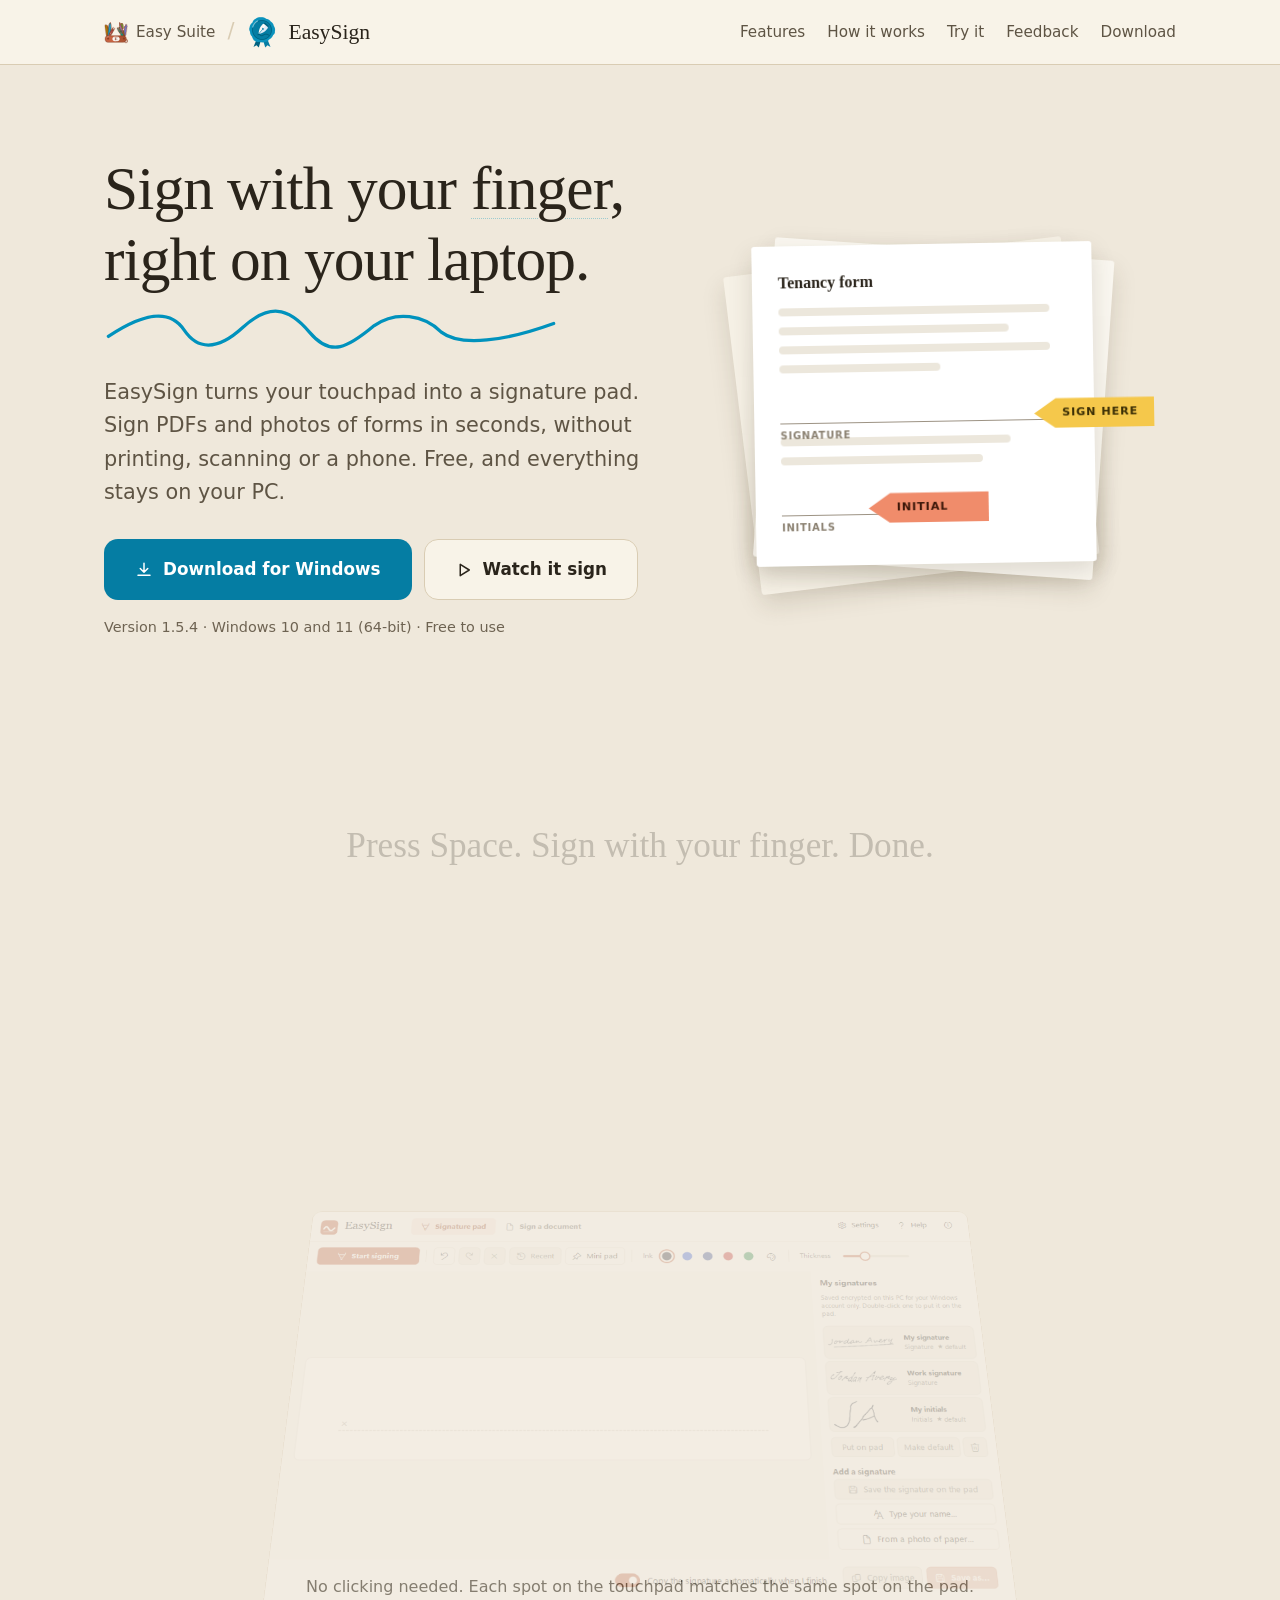
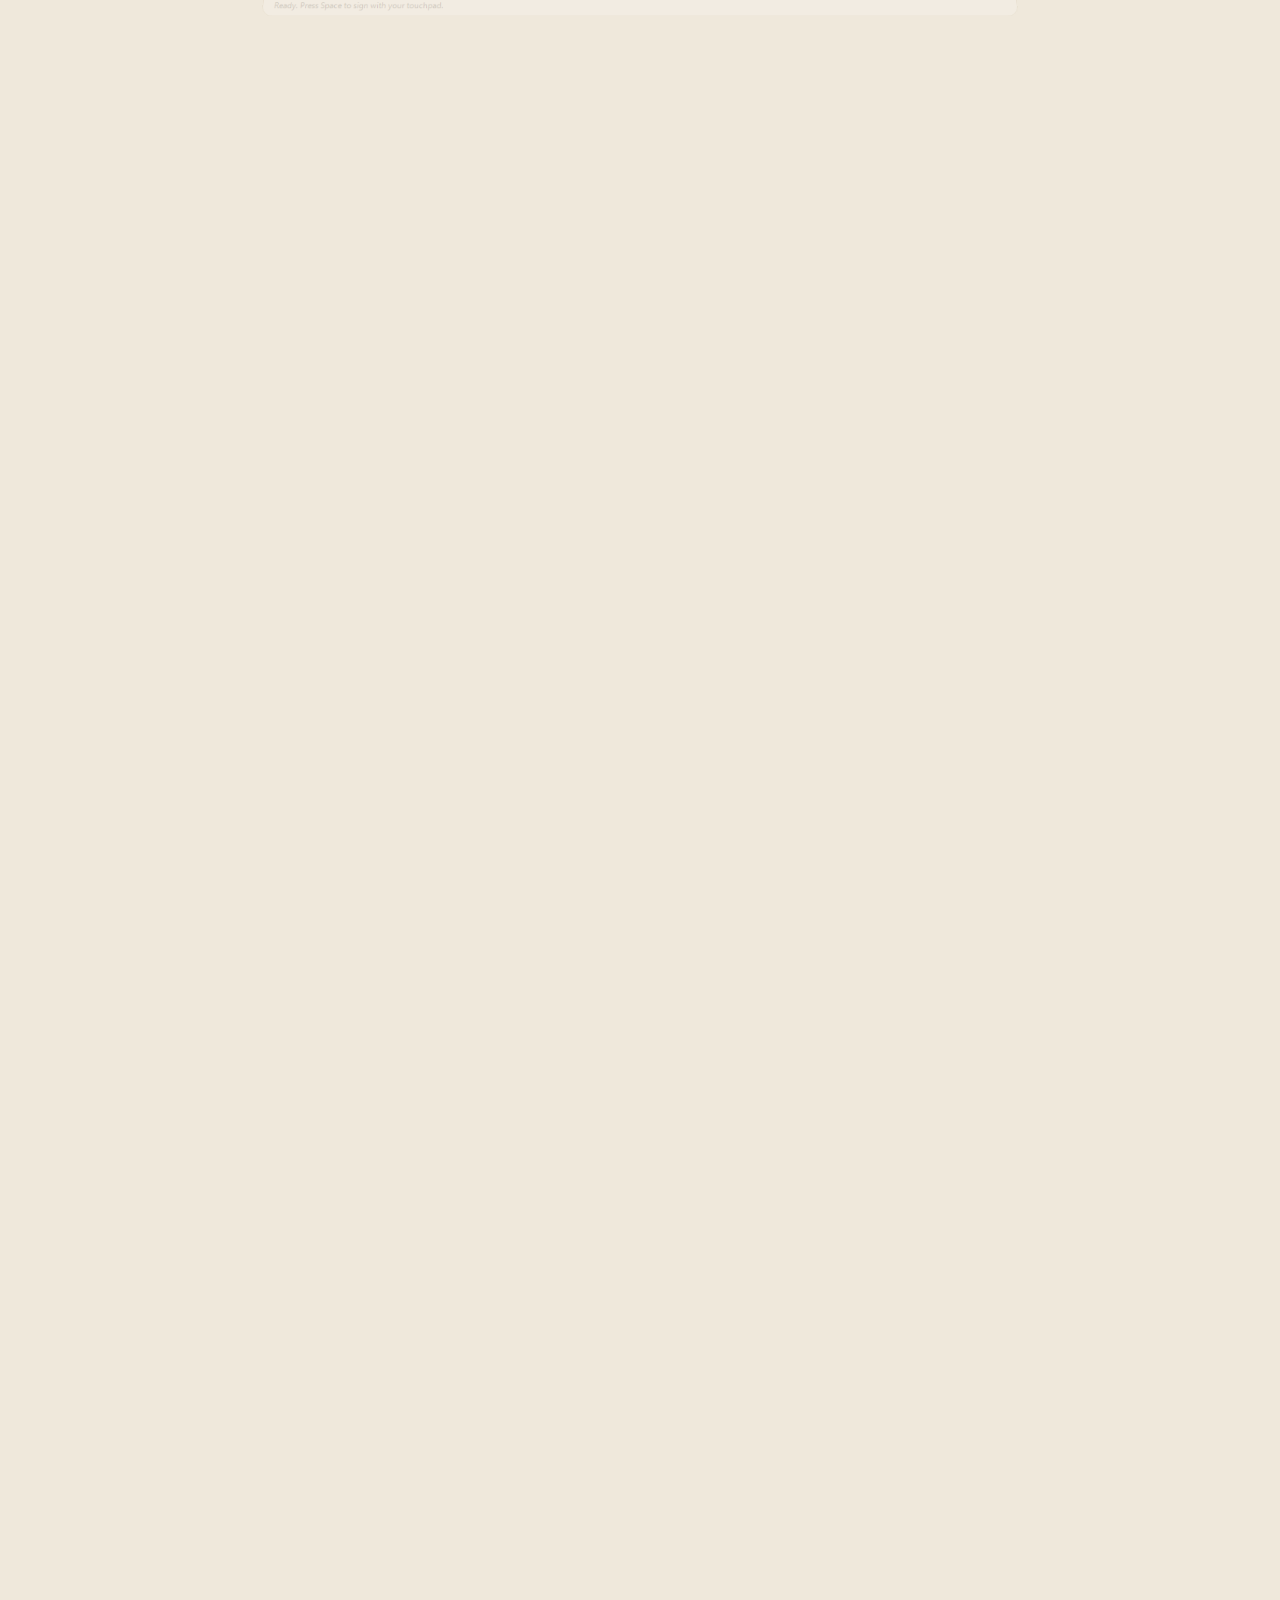
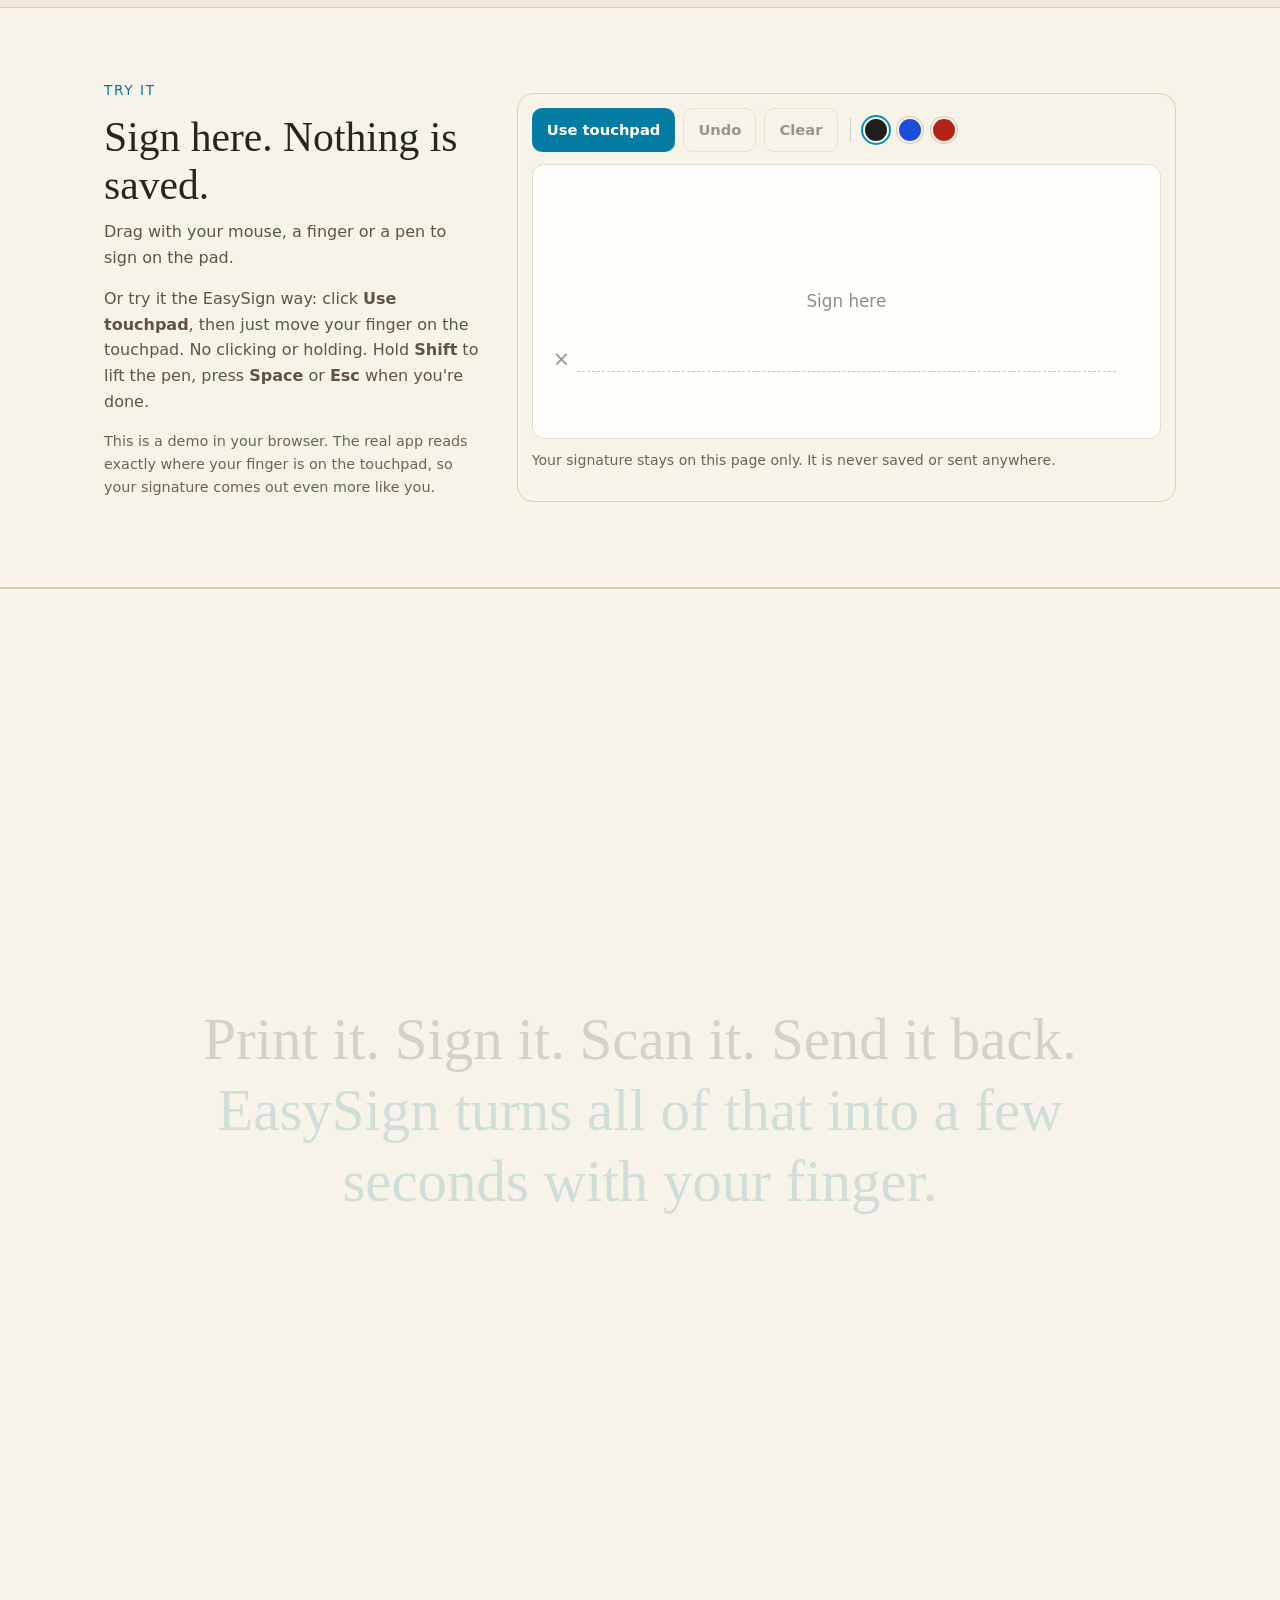
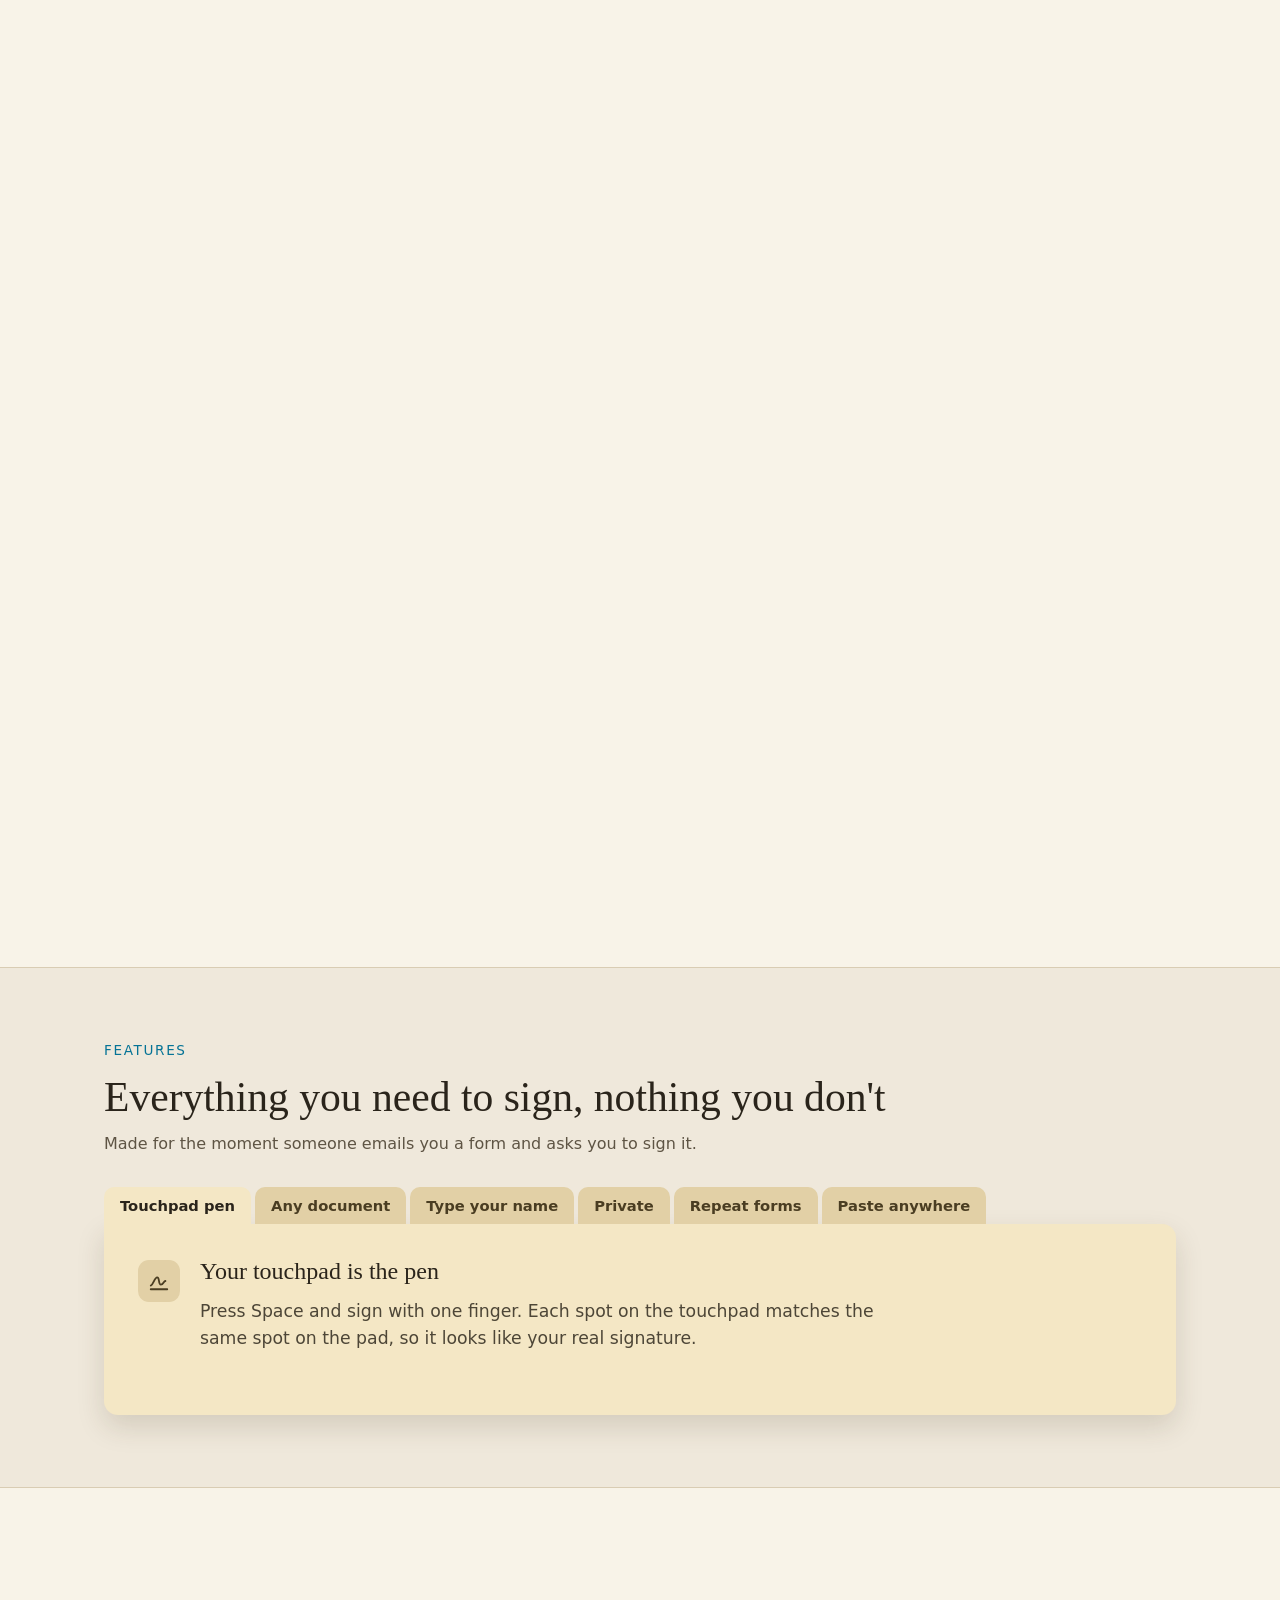
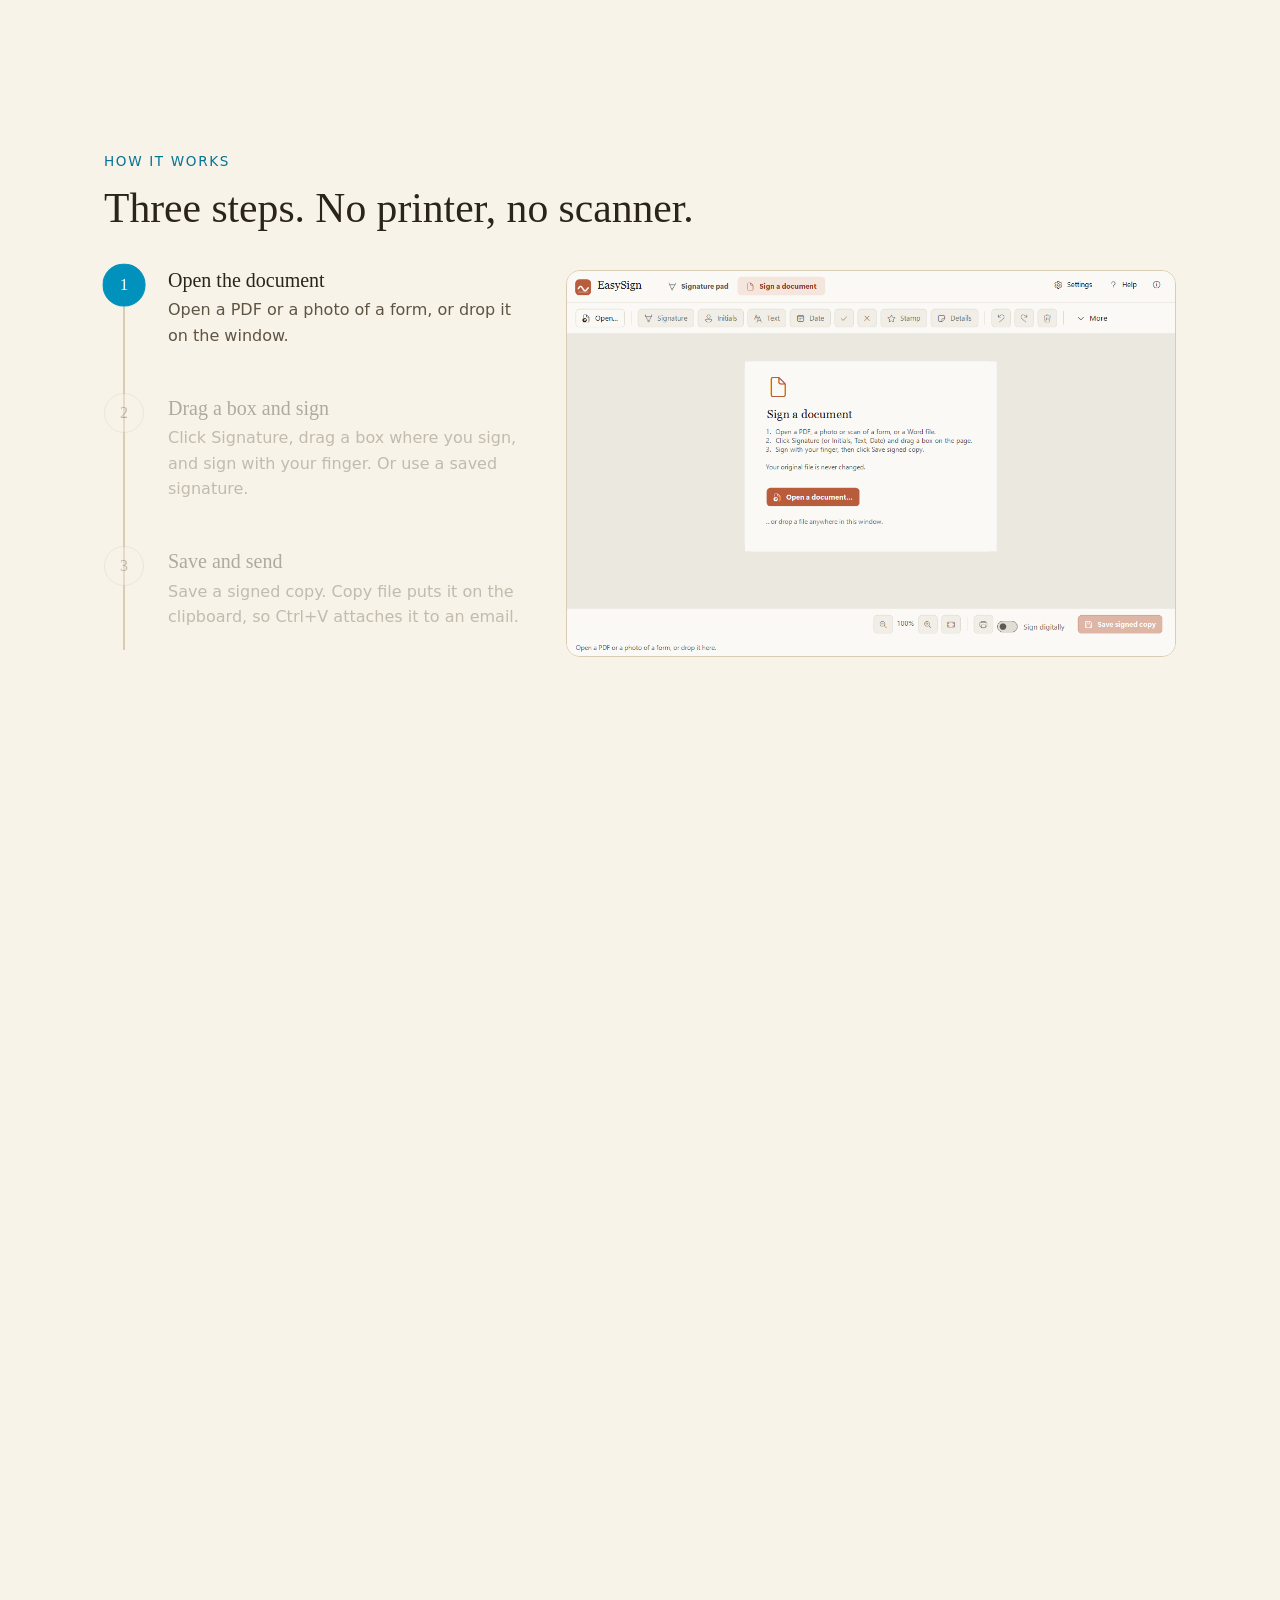
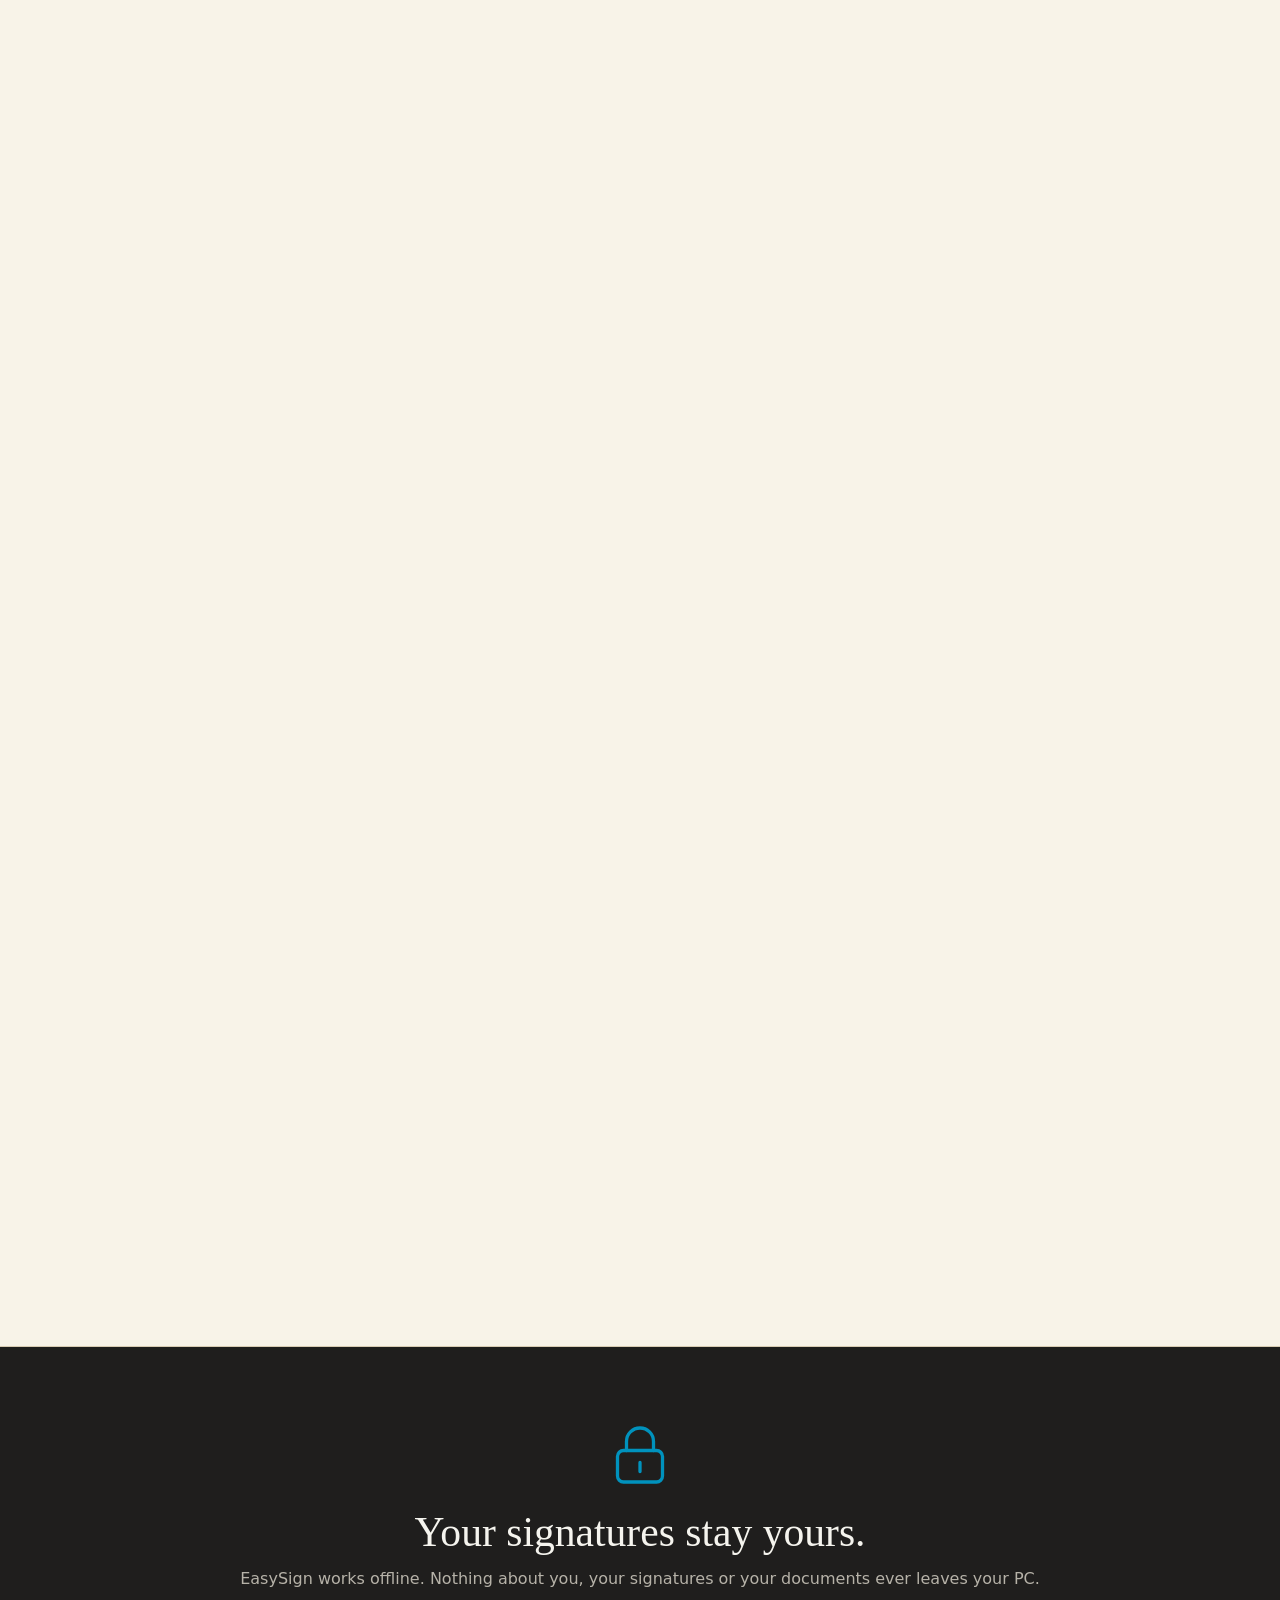
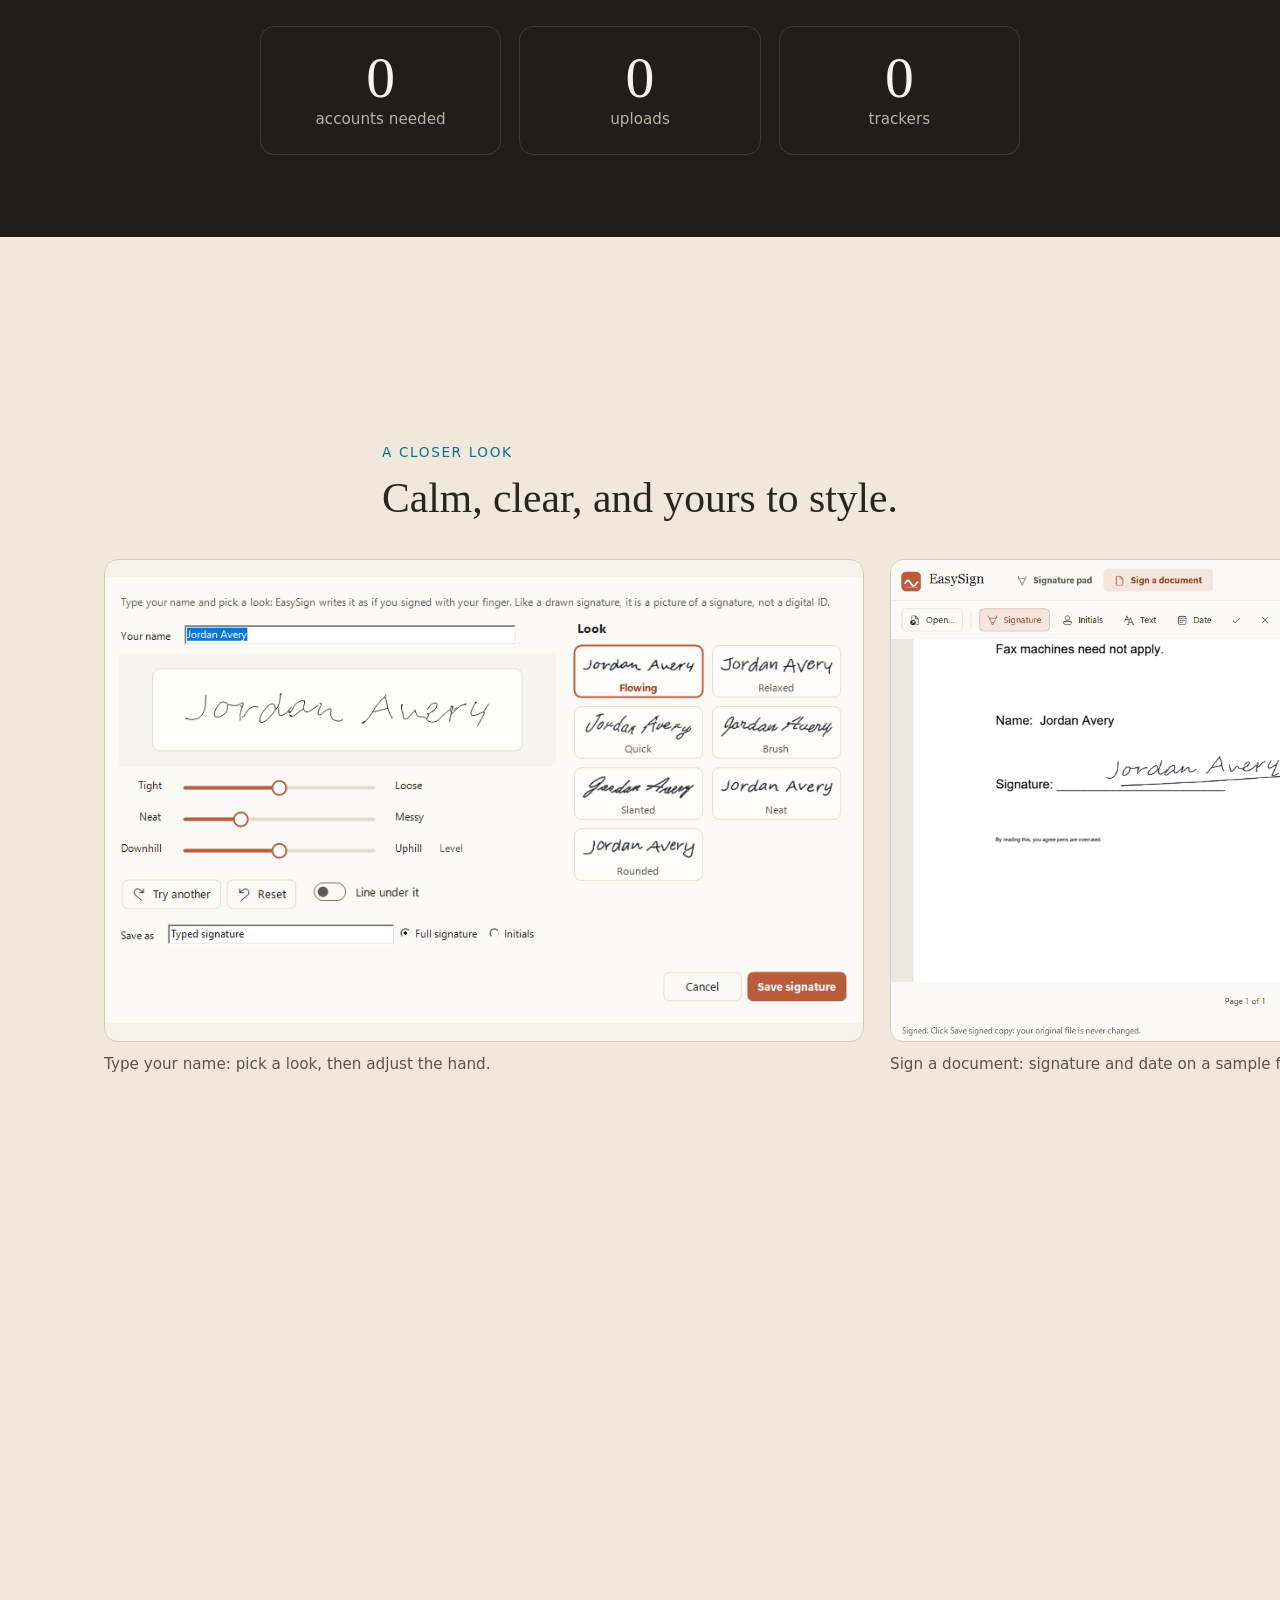
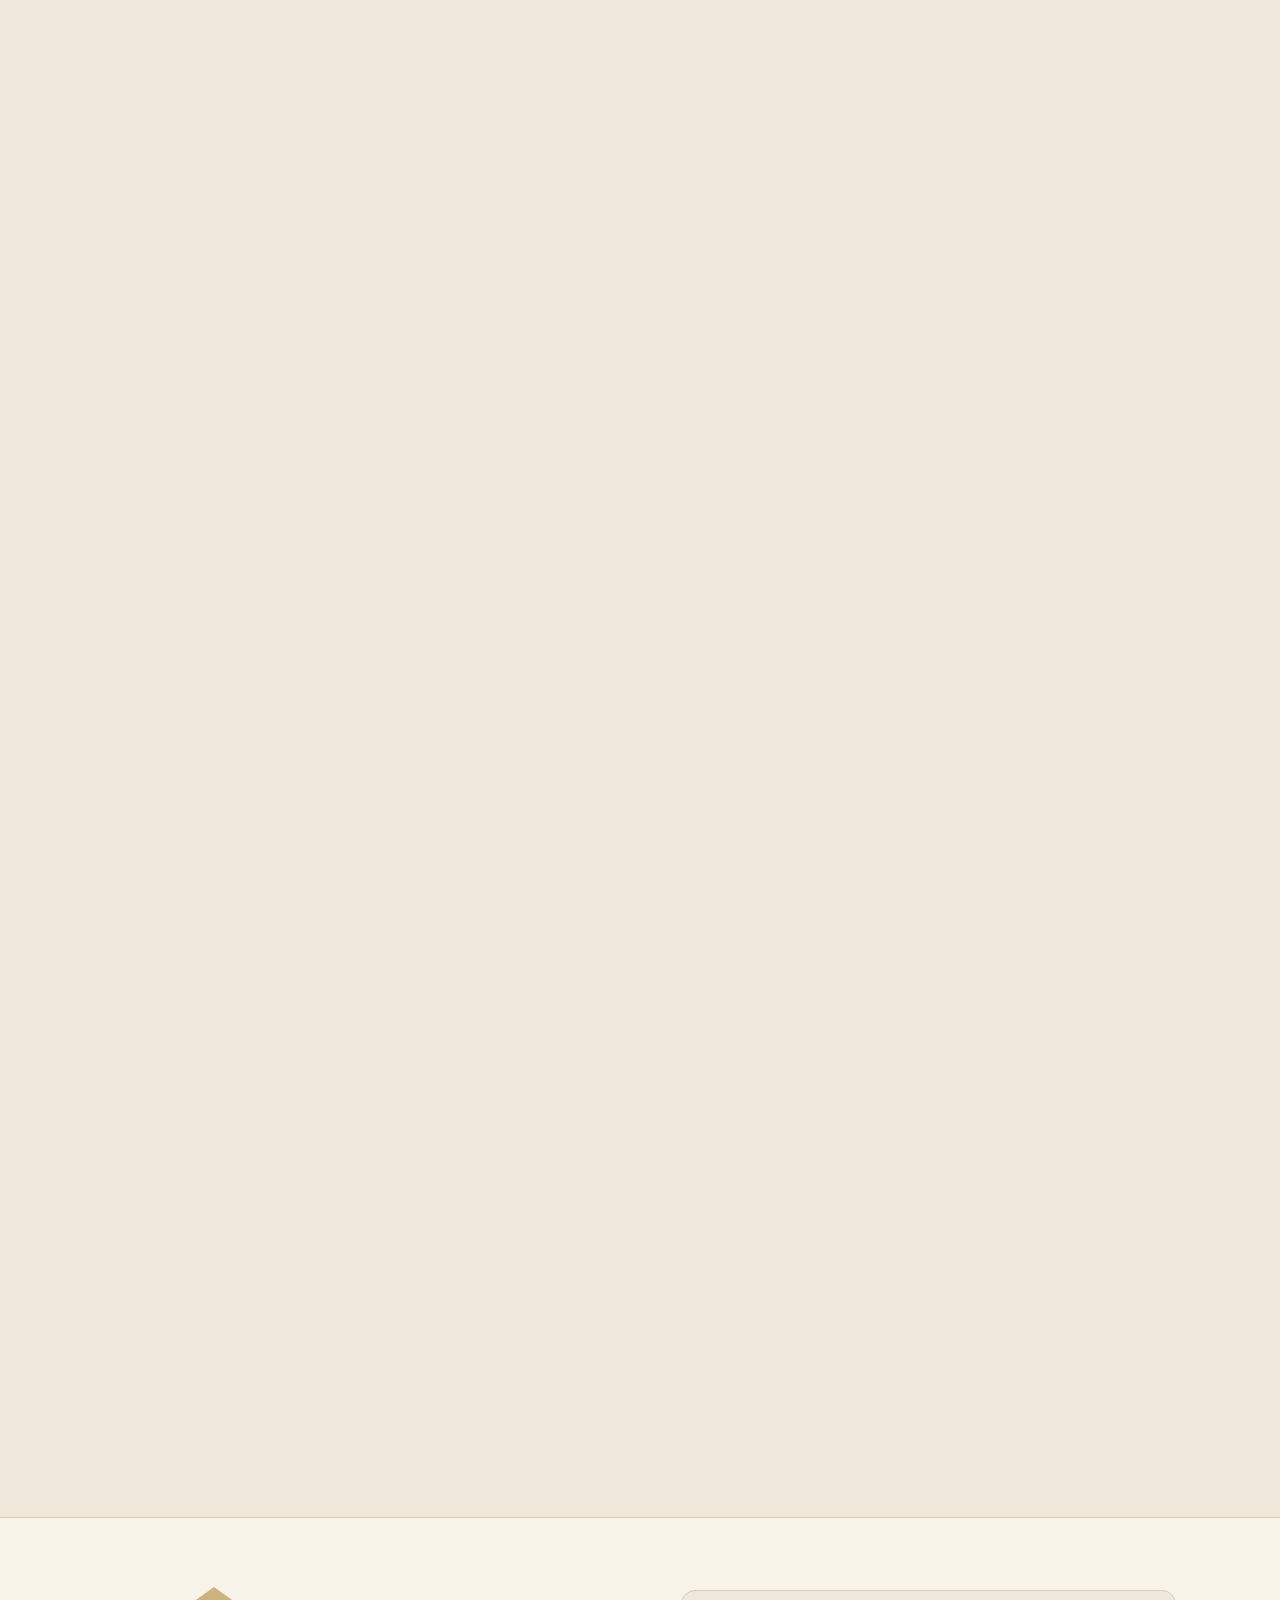
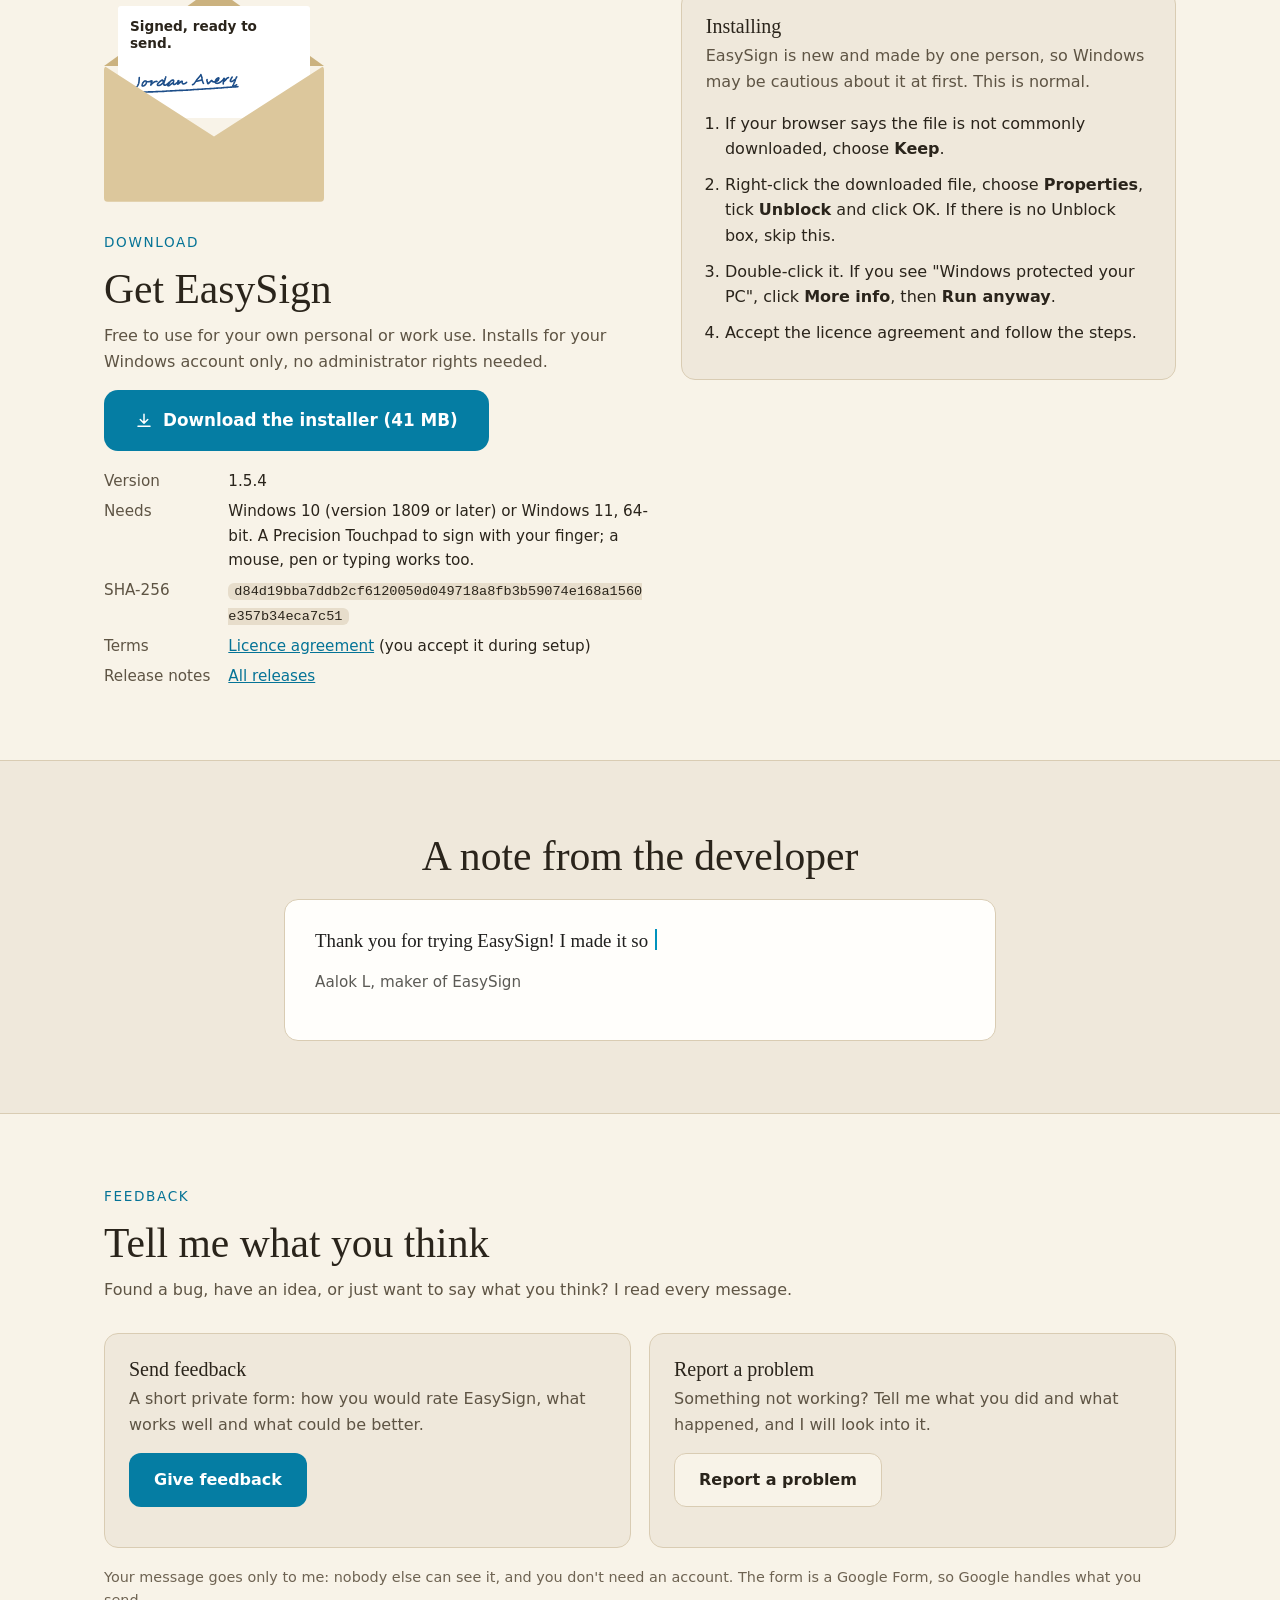
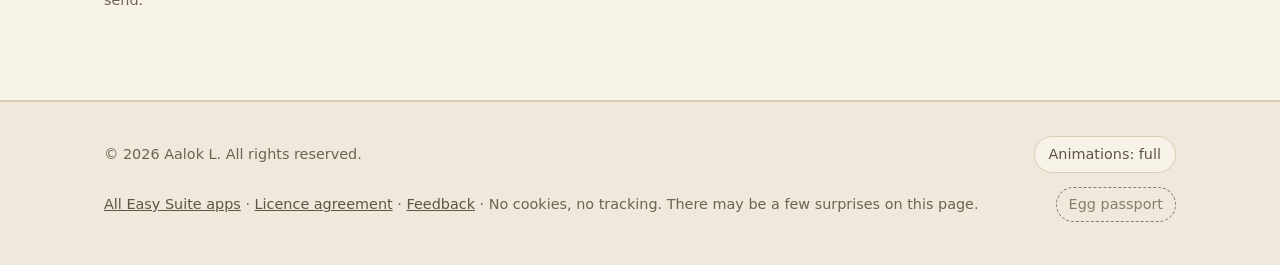
<file: easysign/index.html>
<!doctype html>
<html lang="en" class="no-js" data-app="easysign">
<head>
<meta charset="utf-8">
<!-- security: start -->
<meta http-equiv="Content-Security-Policy" content="default-src 'none'; script-src 'self' 'sha256-4HUXaFdSG0aAPvWnwpkzJpDgUpN9q8Nt95RmgdyAKn8=' 'sha256-MUOgPDa5g5HpyufHQAhvQouIEHDJlIrxqA0g6dvpW5Q=' 'sha256-spopUkX0Y78sDaUf7gL9o56O3M4HfPe5ZUZBuA4qX4Y='; style-src 'self' 'unsafe-inline'; img-src 'self' data:; media-src 'self'; font-src 'self'; manifest-src 'self'; connect-src 'none'; object-src 'none'; frame-src 'none'; worker-src 'none'; base-uri 'none'; form-action 'none'; upgrade-insecure-requests">
<meta name="referrer" content="no-referrer">
<script>if (window.top !== window.self) { document.documentElement.style.display = 'none'; try { window.top.location.replace(window.self.location.href); } catch (e) { } }</script>
<!-- security: end -->
<meta name="viewport" content="width=device-width, initial-scale=1">
<title>EasySign: sign PDFs with your finger</title>
<meta name="description" content="EasySign turns your laptop touchpad into a signature pad. Sign PDFs and photos of forms with your finger. Free, private, works offline.">
<meta name="color-scheme" content="light dark">
<link rel="icon" type="image/png" href="../images/apps/easysign.png">
<link rel="canonical" href="https://unspekable1654.github.io/easysign/">
<meta property="og:type" content="website">
<meta property="og:site_name" content="Easy Suite">
<meta property="og:title" content="EasySign: sign PDFs with your finger">
<meta property="og:description" content="Turn your laptop touchpad into a signature pad. Free, private, works offline. For Windows 10 and 11.">
<meta property="og:url" content="https://unspekable1654.github.io/easysign/">
<meta property="og:image" content="https://unspekable1654.github.io/images/pad-light.png">
<meta property="og:image:width" content="1104">
<meta property="og:image:height" content="701">
<meta property="og:image:alt" content="The EasySign signature pad">
<meta name="twitter:card" content="summary_large_image">
<script>
  // Decide the motion mode before anything paints: "full" (scroll scenes, the default for everyone) or "calm"
  // (fades only), which visitors can choose with the switch in the footer.
  (function () {
    var root = document.documentElement, pref = null;
    try { pref = localStorage.getItem('easysign-motion'); } catch (e) { }
    var full = pref !== 'calm';
    root.className = 'js ' + (full ? 'motion' : 'calm');
  })();
</script>
<style>
  :root {
    --bg: #F5F4EE; --surface: #FAF9F5; --surface-alt: #F0EEE6; --line: #E0DDD2;
    --text: #1F1E1D; --muted: #5B5A55; --subtle: #6F6D66;
    /* EasySign's own colour, Cerulean (same tone as the suite's clay; see app.css) */
    --accent: #0092BD; --accent-soft: #DEEBF6; --on-accent: #FFFFFF;
    --link: #057396; --link-hover: #00617F; --button: #057DA3; --button-hover: #066F92;
    --paper: #FFFEFB; --ink: #1F1E1D;
    --band-bg: #1F1E1D; --band-text: #F5F4EE; --band-muted: #B6B2A8; --band-line: #3D3B37;
    --ease: cubic-bezier(.2,.7,.2,1);
  }
  @media (prefers-color-scheme: dark) {
    :root {
      --bg: #1C1B19; --surface: #262523; --surface-alt: #2F2E2B; --line: #3D3B37;
      --text: #EEEBE3; --muted: #B6B2A8; --subtle: #8A867D;
      --accent: #07A5D3; --accent-soft: #20303A; --on-accent: #1F1E1D;
      --link: #47B1DC; --link-hover: #ABD6EF; --button: #07A5D3; --button-hover: #47B1DC;
      --paper: #F5F4EE;
      --band-bg: #F5F4EE; --band-text: #1F1E1D; --band-muted: #5B5A55; --band-line: #E0DDD2;
    }
  }
  * { box-sizing: border-box; }
  html { scroll-behavior: smooth; }
  body {
    margin: 0; background: var(--bg); color: var(--text);
    font: 16px/1.6 "Segoe UI", system-ui, -apple-system, Roboto, Arial, sans-serif;
    -webkit-font-smoothing: antialiased; overflow-x: clip;
  }
  a { color: var(--link); }
  a:hover { color: var(--link-hover); }
  a:focus-visible, button:focus-visible, .btn:focus-visible { outline: 2px solid var(--link); outline-offset: 3px; border-radius: 10px; }
  h1, h2, h3 { font-family: Georgia, "Times New Roman", serif; font-weight: normal; line-height: 1.15; margin: 0; }
  h1 { font-size: clamp(2.6rem, 6.4vw, 4.8rem); letter-spacing: -0.015em; }
  h2 { font-size: clamp(1.8rem, 3.6vw, 2.6rem); margin-bottom: 0.6rem; }
  h3 { font-size: 1.25rem; margin-bottom: 0.35rem; }
  p { margin: 0 0 1rem; }
  .wrap { max-width: 1120px; margin: 0 auto; padding: 0 24px; }
  .muted { color: var(--muted); }
  .subtle { color: var(--subtle); font-size: 0.9rem; }
  .center { text-align: center; }
  .kicker { font-family: "Segoe UI", system-ui, sans-serif; font-size: 0.85rem; letter-spacing: 0.12em; text-transform: uppercase; color: var(--link); margin-bottom: 12px; }

  /* progress bar and header */
  .progress { position: fixed; top: 0; left: 0; height: 3px; width: 100%; background: var(--accent); transform-origin: 0 50%; transform: scaleX(0); z-index: 30; }
  header { position: sticky; top: 0; z-index: 20; background: var(--surface); border-bottom: 1px solid var(--line); transition: transform .45s var(--ease); }
  header.away { transform: translateY(-100%); }
  header .wrap { display: flex; align-items: center; gap: 20px; height: 64px; }
  .brand { display: flex; align-items: center; gap: 10px; color: var(--text); text-decoration: none; font-family: Georgia, serif; font-size: 1.35rem; }
  .brand img { width: 32px; height: 32px; }
  .suite-link { display: flex; align-items: center; gap: 8px; color: var(--muted); text-decoration: none; font-size: 0.95rem; }
  .suite-link img { width: 24px; height: 24px; }
  .suite-link:hover { color: var(--text); }
  header .crumb { color: var(--line); margin: 0 -8px; font-size: 1.3rem; }
  @media (max-width: 560px) { .suite-link span { display: none; } }
  nav { margin-left: auto; display: flex; gap: 22px; }
  nav a { color: var(--muted); text-decoration: none; font-size: 0.95rem; }
  nav a:hover { color: var(--text); }
  @media (max-width: 720px) { nav a:not(.keep) { display: none; } }

  /* buttons */
  .btn {
    display: inline-flex; align-items: center; gap: 10px; padding: 13px 24px; border-radius: 12px;
    font-weight: 600; text-decoration: none; border: 1px solid transparent; transition: background-color .15s;
  }
  .btn-primary { background: var(--button); color: var(--on-accent); }
  .btn-primary:hover { background: var(--button-hover); color: var(--on-accent); }
  .btn-secondary { background: var(--surface); color: var(--text); border-color: var(--line); }
  .btn-secondary:hover { background: var(--surface-alt); color: var(--text); }
  .btn svg { width: 18px; height: 18px; }
  .btn-big { padding: 16px 30px; font-size: 1.05rem; border-radius: 14px; }

  section { padding: 72px 0; }
  .band-alt { background: var(--surface); border-top: 1px solid var(--line); border-bottom: 1px solid var(--line); }

  /* ---------- hero ---------- */
  .hero { padding: 88px 0 24px; text-align: center; }
  .hero h1 .w { display: inline-block; }
  @media (max-width: 640px) { .hero h1 br.wide { display: none; } }
  .hero .lead { font-size: clamp(1.1rem, 2vw, 1.3rem); color: var(--muted); max-width: 680px; margin: 22px auto 30px; }
  .hero .actions { display: flex; flex-wrap: wrap; gap: 12px; justify-content: center; }
  .hero .meta { margin-top: 16px; }
  .flourish { display: block; width: min(460px, 80%); height: auto; margin: 10px auto 0; overflow: visible; }
  .flourish path { fill: none; stroke: var(--accent); stroke-width: 3; stroke-linecap: round; stroke-linejoin: round; }

  /* ---------- scenes (pinned while you scroll) ---------- */
  .scene { position: relative; }
  .scene .stage { position: sticky; top: 0; height: 100vh; height: 100svh; display: flex; flex-direction: column; justify-content: center; overflow: hidden; }
  html.motion #scene-sign { height: 280vh; }
  html.motion #scene-statement { height: 220vh; }
  html.motion #scene-steps { height: 340vh; }
  html.motion #scene-gallery { height: 320vh; }
  html:not(.motion) .scene .stage { position: static; height: auto; padding: 56px 0; overflow: visible; }

  /* scene 1: the app signs itself */
  .sign-head { text-align: center; margin-bottom: 26px; }
  .sign-head .steps-line { font-family: Georgia, serif; font-size: clamp(1.4rem, 3vw, 2.2rem); }
  .sign-head .steps-line span { transition: color .5s, opacity .5s; }
  html.motion .sign-head .steps-line span { opacity: .22; }
  html.motion .sign-head .steps-line span.on { opacity: 1; }
  .device-wrap { perspective: 1600px; display: flex; justify-content: center; }
  .device { position: relative; width: min(1000px, 92vw); border-radius: 14px; overflow: hidden; border: 1px solid var(--line); background: var(--surface); transform-origin: 50% 85%; will-change: transform; }
  .device img { display: block; width: 100%; height: auto; }
  .device svg.ink { position: absolute; left: 10.4%; top: 33.6%; width: 58.4%; height: 30.6%; overflow: visible; }
  .device svg.ink path { fill: none; stroke: var(--ink); stroke-width: 3.6; stroke-linecap: round; stroke-linejoin: round; }
  .toast {
    position: absolute; right: 3%; bottom: 7%; display: flex; align-items: center; gap: 8px; padding: 10px 16px; border-radius: 12px;
    background: #1F1E1D; color: #F5F4EE; font-size: clamp(.7rem, 1.4vw, .95rem); font-weight: 600;
  }
  .toast svg { width: 18px; height: 18px; color: var(--accent); }
  html.motion .toast { opacity: 0; transform: translateY(16px) scale(.96); }
  .sign-caption { text-align: center; margin-top: 22px; color: var(--muted); }

  /* try it: a signing pad in the page (nothing is saved) */
  .try { display: grid; grid-template-columns: minmax(0, 0.8fr) minmax(0, 1.4fr); gap: 36px; align-items: center; }
  @media (max-width: 860px) { .try { grid-template-columns: minmax(0, 1fr); } }
  .trypad { position: relative; background: var(--surface); border: 1px solid var(--line); border-radius: 16px; padding: 14px; }
  .trybar { display: flex; flex-wrap: wrap; align-items: center; gap: 8px; margin-bottom: 12px; }
  .trybar button {
    font: inherit; font-size: .92rem; font-weight: 600; padding: 9px 14px; border-radius: 10px; cursor: pointer;
    background: var(--surface); color: var(--text); border: 1px solid var(--line); transition: background-color .15s, border-color .15s;
  }
  .trybar button:hover { background: var(--surface-alt); }
  .trybar button.primary { background: var(--button); color: var(--on-accent); border-color: transparent; }
  .trybar button.primary:hover { background: var(--button-hover); }
  .trybar button[disabled] { opacity: .45; cursor: default; }
  .trybar .sep { width: 1px; height: 24px; background: var(--line); margin: 0 4px; }
  .swatch { width: 26px; height: 26px; padding: 0 !important; border-radius: 50% !important; border: 2px solid var(--surface) !important; box-shadow: 0 0 0 1px var(--line); }
  .swatch[aria-pressed="true"] { box-shadow: 0 0 0 2px var(--accent); }
  .paper { position: relative; aspect-ratio: 16 / 7; background: #FFFEFB; border: 1px solid #E0DDD2; border-radius: 12px; overflow: hidden; touch-action: none; cursor: crosshair; }
  .paper.live { border-color: var(--accent); box-shadow: inset 0 0 0 1px var(--accent); }
  .paper canvas { position: absolute; left: 0; top: 0; width: 100%; height: 100%; pointer-events: none; }
  .paper.hancock { overflow: visible; }
  .paper.hancock canvas { left: -8%; top: -34%; width: 116%; height: 164%; }
  .paper .base { position: absolute; left: 7%; right: 7%; bottom: 24%; border-top: 1.5px dashed #C9C5BA; pointer-events: none; }
  .paper .x { position: absolute; left: 3.2%; bottom: 25%; color: #9A968C; font-size: 1.3rem; line-height: 1; pointer-events: none; }
  .paper .hint { position: absolute; inset: 0; display: grid; place-items: center; text-align: center; padding: 0 10%; color: #8F8D86; pointer-events: none; transition: opacity .3s; font-size: clamp(.9rem, 1.8vw, 1.05rem); }
  .paper .chip { position: absolute; left: 12px; top: 12px; padding: 5px 11px; border-radius: 999px; background: var(--accent-soft); color: var(--link-hover); font-size: .82rem; font-weight: 600; opacity: 0; transition: opacity .2s; pointer-events: none; }
  .paper.live .chip { opacity: 1; }
  .paper .hint.blink { animation: hint-blink 1.4s ease 1; }
  @keyframes hint-blink { 30% { opacity: .12; } 60% { opacity: 1; } }
  .trynote { margin-top: 10px; font-size: .88rem; }

  /* scene 2: words light up */
  .statement { font-family: Georgia, serif; font-size: clamp(1.9rem, 4.6vw, 3.8rem); line-height: 1.2; max-width: 1000px; margin: 0 auto; text-align: center; }
  .statement .w { transition: opacity .35s, color .35s; }
  html.motion .statement .w { opacity: .16; }
  html.motion .statement .w.on { opacity: 1; }
  .statement .w.hot { color: var(--link); }

  /* features */
  .features { display: grid; grid-template-columns: repeat(auto-fit, minmax(min(300px, 100%), 1fr)); gap: 18px; margin-top: 30px; perspective: 1400px; }
  .card { background: var(--surface); border: 1px solid var(--line); border-radius: 14px; padding: 24px; transition: border-color .25s; transform-style: preserve-3d; }
  .card:hover { border-color: var(--accent); }
  .band-alt .card { background: var(--bg); }
  .icon { width: 42px; height: 42px; border-radius: 11px; background: var(--accent-soft); color: var(--accent); display: grid; place-items: center; margin-bottom: 14px; }
  .icon svg { width: 22px; height: 22px; }

  /* scene 3: how it works */
  .how { display: grid; grid-template-columns: minmax(0, 0.9fr) minmax(0, 1.3fr); gap: 40px; align-items: center; }
  .rail { position: relative; padding-left: 64px; }
  .rail .track-line, .rail .fill { position: absolute; left: 19px; top: 18px; bottom: 18px; width: 2px; background: var(--line); }
  .rail .fill { background: var(--accent); transform-origin: 50% 0; transform: scaleY(0); bottom: auto; height: calc(100% - 36px); }
  .rstep { position: relative; padding: 10px 0 22px; transition: opacity .45s; }
  .rstep .num {
    position: absolute; left: -64px; top: 6px; width: 40px; height: 40px; border-radius: 50%; display: grid; place-items: center;
    background: var(--surface); border: 1px solid var(--line); font-family: Georgia, serif; color: var(--muted); transition: background-color .45s, color .45s, border-color .45s, transform .45s var(--ease);
  }
  html.motion .rstep { opacity: .35; }
  html.motion .rstep.on { opacity: 1; }
  .rstep.on .num { background: var(--accent); border-color: var(--accent); color: var(--on-accent); transform: scale(1.08); }
  html:not(.motion) .rstep .num { background: var(--accent-soft); color: var(--link); }
  .screens-stack { position: relative; aspect-ratio: 1104 / 701; border-radius: 14px; overflow: hidden; border: 1px solid var(--line); background: var(--surface); }
  .screens-stack img { position: absolute; inset: 0; width: 100%; height: 100%; object-fit: cover; transition: opacity .6s var(--ease), transform .8s var(--ease); }
  html.motion .screens-stack img { opacity: 0; transform: scale(1.04); }
  html.motion .screens-stack img.on { opacity: 1; transform: none; }
  html:not(.motion) .screens-stack img:not(:nth-child(2)) { display: none; }
  .filecard {
    position: absolute; right: 4%; bottom: 13%; display: flex; gap: 12px; align-items: center; max-width: 72%;
    padding: 12px 16px; border-radius: 12px; background: #1F1E1D; color: #F5F4EE; font-size: clamp(.7rem, 1.3vw, .92rem);
    opacity: 0; transform: translateY(18px) scale(.97); transition: opacity .5s var(--ease), transform .6s var(--ease);
  }
  .filecard svg { flex: 0 0 auto; width: 26px; height: 26px; color: var(--accent); }
  .filecard b { display: block; font-weight: 600; }
  .filecard span { color: #B6B2A8; }
  .screens-stack.step-3 .filecard { opacity: 1; transform: none; transition-delay: .35s; }
  html:not(.motion) .filecard { display: none; }
  @media (max-width: 860px) {
    .how { grid-template-columns: minmax(0, 1fr); gap: 18px; }
    .rstep { padding: 4px 0 10px; }
    html.motion .rstep p { display: none; }
  }

  /* privacy band */
  .band-dark { background: var(--band-bg); color: var(--band-text); }
  .band-dark .muted { color: var(--band-muted); }
  .privacy { text-align: center; }
  .lock { width: 72px; height: 72px; margin: 0 auto 18px; display: block; color: var(--accent); }
  .lock path, .lock rect { fill: none; stroke: currentColor; stroke-width: 2.2; stroke-linecap: round; stroke-linejoin: round; }
  .zeros { display: grid; grid-template-columns: repeat(3, minmax(0, 1fr)); gap: 18px; max-width: 760px; margin: 34px auto 10px; }
  .zero { border: 1px solid var(--band-line); border-radius: 14px; padding: 22px 12px; }
  .zero b { display: block; font-family: Georgia, serif; font-weight: normal; font-size: clamp(2.4rem, 6vw, 3.6rem); line-height: 1; font-variant-numeric: tabular-nums; }
  .zero span { color: var(--band-muted); font-size: .95rem; }
  @media (max-width: 560px) { .zeros { grid-template-columns: minmax(0, 1fr); } }

  /* scene 4: gallery slides sideways */
  .gallery-head { margin-bottom: 26px; }
  .gallery-rail { padding: 0 24px 0 max(24px, calc((100vw - 1120px) / 2 + 24px)); }
  .track { display: flex; gap: 26px; will-change: transform; }
  .track figure { margin: 0; flex: 0 0 min(760px, 78vw); }
  .track .shot { border: 1px solid var(--line); border-radius: 14px; overflow: hidden; background: var(--surface); aspect-ratio: 1104 / 701; display: grid; place-items: center; }
  .track .shot img { display: block; width: 100%; height: 100%; object-fit: contain; }
  .track figcaption { color: var(--muted); font-size: .95rem; margin-top: 10px; }
  html:not(.motion) .track { flex-wrap: wrap; }
  html:not(.motion) .track figure { flex: 1 1 min(480px, 100%); }

  /* download */
  .download { display: grid; grid-template-columns: 1.1fr 1fr; gap: 32px; align-items: start; }
  @media (max-width: 860px) { .download { grid-template-columns: 1fr; } }
  ol.install { padding-left: 1.2rem; margin: 0; }
  ol.install li { margin-bottom: 10px; }
  dl.facts { display: grid; grid-template-columns: max-content 1fr; gap: 6px 18px; margin: 18px 0 0; font-size: 0.95rem; }
  dl.facts dt { color: var(--muted); }
  dl.facts dd { margin: 0; overflow-wrap: anywhere; }
  code { font-family: Consolas, "Cascadia Mono", monospace; font-size: 0.85rem; background: var(--surface-alt); padding: 1px 6px; border-radius: 6px; }

  /* note */
  .note { max-width: 760px; margin: 0 auto; }
  .note blockquote { margin: 18px 0 0; padding: 26px 30px; background: var(--paper); color: #1F1E1D; border: 1px solid var(--line); border-radius: 14px; font-family: Georgia, serif; font-size: 1.18rem; min-height: 7.5em; }
  .note .by { margin-top: 14px; color: #5B5A55; font-family: "Segoe UI", system-ui, sans-serif; font-size: 0.95rem; }
  .caret { display: inline-block; width: 2px; height: 1.1em; background: var(--accent); vertical-align: -0.15em; margin-left: 2px; animation: blink 1s steps(1) infinite; }
  @keyframes blink { 50% { opacity: 0; } }

  footer { padding: 34px 0 44px; border-top: 1px solid var(--line); color: var(--subtle); font-size: 0.9rem; }
  footer .wrap { display: flex; flex-wrap: wrap; gap: 14px 28px; justify-content: space-between; align-items: center; }
  footer a { color: var(--muted); }
  .motion-switch { font: inherit; color: var(--muted); background: var(--surface); border: 1px solid var(--line); border-radius: 999px; padding: 6px 14px; cursor: pointer; }
  .motion-switch:hover { color: var(--text); border-color: var(--accent); }

  /* ---------- entrance effects ---------- */
  html.motion .hero h1 .w { opacity: 0; transform: translateY(0.5em) rotate(2deg); filter: blur(8px); animation: word 1s var(--ease) forwards; animation-delay: calc(var(--i) * 70ms); }
  html.motion .hero .lead, html.motion .hero .actions, html.motion .hero .meta { opacity: 0; animation: rise 1s var(--ease) forwards; }
  html.motion .hero .lead { animation-delay: .55s; }
  html.motion .hero .actions { animation-delay: .7s; }
  html.motion .hero .meta { animation-delay: .85s; }
  html.motion .flourish path { stroke-dasharray: var(--len, 900); stroke-dashoffset: var(--len, 900); animation: draw 1.8s cubic-bezier(.45,.05,.25,1) .45s forwards; }
  @keyframes word { to { opacity: 1; transform: none; filter: blur(0); } }
  @keyframes rise { from { opacity: 0; transform: translateY(24px); } to { opacity: 1; transform: none; } }
  @keyframes draw { to { stroke-dashoffset: 0; } }

  .reveal { transition: opacity 1s var(--ease), transform 1s var(--ease); transition-delay: var(--delay, 0s); }
  html.motion .reveal { opacity: 0; transform: translateY(40px); }
  html.motion .reveal.flip { transform: translateY(70px) rotateX(-38deg); transform-origin: 50% 100%; }
  html.motion .reveal.in { opacity: 1; transform: none; }
  html.calm .reveal { opacity: 0; transition: opacity .8s ease; transition-delay: var(--delay, 0s); }
  html.calm .reveal.in { opacity: 1; }
  html.calm .hero h1, html.calm .hero .lead, html.calm .hero .actions, html.calm .hero .meta, html.calm .flourish { opacity: 0; animation: fade .9s ease forwards; }
  html.calm .hero .lead { animation-delay: .15s; }
  html.calm .hero .actions, html.calm .flourish { animation-delay: .3s; }
  @keyframes fade { to { opacity: 1; } }
  @media print { .reveal, .hero * { opacity: 1 !important; transform: none !important; filter: none !important; } }

  /* demo video */
  .sr-only { position: absolute; width: 1px; height: 1px; padding: 0; margin: -1px; overflow: hidden; clip: rect(0 0 0 0); white-space: nowrap; border: 0; }
  .demo { padding: 0; border: 0; border-radius: 16px; overflow: hidden; background: #1F1E1D; width: min(1104px, 94vw); max-width: none; max-height: 94vh; }
  .demo::backdrop { background: rgba(20, 19, 18, .78); }
  .demo video { display: block; width: 100%; height: auto; max-height: 94vh; background: #1F1E1D; }
  .demo-close {
    position: absolute; top: 10px; right: 10px; width: 40px; height: 40px; border-radius: 50%; border: 1px solid #3D3B37;
    background: #1F1E1D; color: #F5F4EE; font: 400 1.5rem/1 Georgia, serif; cursor: pointer;
  }
  .demo-close:hover { background: #3D3B37; }
  @media (max-width: 560px) { .demo-close { top: 6px; right: 6px; width: 32px; height: 32px; font-size: 1.2rem; } }
  .demo-close:focus-visible { outline: 2px solid var(--accent); outline-offset: 2px; }
  html.motion .demo[open] { animation: rise .4s var(--ease); }

  /* ---------- a few surprises ---------- */
  .quill-word { cursor: pointer; }
  @media (hover: hover) and (pointer: fine) {
    .quill-word { text-decoration: underline dotted 1px; text-decoration-color: rgba(0, 146, 189, .34); text-underline-offset: .14em; }
  }
  html.quill, html.quill * { cursor: var(--quill) !important; }
  .eggchips { position: absolute; right: 12px; top: 12px; display: flex; flex-direction: column; align-items: flex-end; gap: 6px; pointer-events: none; }
  .eggchip { padding: 5px 11px; border-radius: 999px; background: #1F1E1D; color: #F5F4EE; font-size: .8rem; font-weight: 600; animation: rise .35s var(--ease); }
  .eggtip {
    position: absolute; z-index: 5; max-width: 240px; padding: 8px 12px; border-radius: 10px; background: #1F1E1D; color: #F5F4EE;
    font-size: .88rem; font-weight: 600; line-height: 1.35; text-align: center; pointer-events: none; opacity: 0;
    transform: translate(-50%, calc(-100% - 8px)); transition: opacity .25s, transform .35s var(--ease);
  }
  .eggtip.on { opacity: 1; transform: translate(-50%, calc(-100% - 16px)); }
  .seal { position: absolute; width: clamp(54px, 14%, 96px); aspect-ratio: 1; transform: translate(-50%, -50%); pointer-events: none; }
  .seal svg { display: block; width: 100%; height: 100%; }
  html.motion .seal svg { animation: seal-drop .5s cubic-bezier(.3, 0, .4, 1) both; }
  html.calm .seal svg { animation: seal-fade .35s ease both; }
  @keyframes seal-drop { 0% { opacity: 0; transform: scale(2.3) rotate(-14deg); } 62% { opacity: 1; transform: scale(.9) rotate(3deg); } 80% { transform: scale(1.05) rotate(-1deg); } 100% { transform: none; } }
  @keyframes seal-fade { from { opacity: 0; } }
  .waxhint { position: absolute; right: 10px; bottom: 10px; width: 20px; height: 20px; border-radius: 50%; background: #A8281E; color: #F5E6DD; font: 700 11px/20px Georgia, serif; text-align: center; opacity: 0; pointer-events: none; }
  .waxhint.flicker { animation: flicker 1.3s steps(1) 1; }
  @keyframes flicker { 0% { opacity: .7; } 12% { opacity: .1; } 22% { opacity: .6; } 30% { opacity: 0; } 46% { opacity: .5; } 60%, 100% { opacity: 0; } }
  .device svg.ink path.egg-flourish { stroke-width: 4.2; }
  .zero.stubborn { cursor: pointer; }
  .zero b { transition: color .2s; }
  @media (hover: hover) {
    .zero.stubborn:hover b { color: color-mix(in srgb, var(--band-text) 86%, var(--accent)); animation: twitch .35s ease 1; }
  }
  @keyframes twitch { 30% { transform: translateY(-2px) rotate(-2deg); } 65% { transform: translateY(1px) rotate(1.5deg); } }
  .zero.stubborn b.shake, .zero.stubborn:hover b.shake { animation: shake .45s ease 1; }
  html.calm .zero.stubborn b.shake, html.calm .zero.stubborn:hover b.shake { animation-name: shake-soft; }
  @keyframes shake { 20% { transform: translateX(-8px); } 40% { transform: translateX(7px); } 60% { transform: translateX(-4px); } 80% { transform: translateX(2px); } }
  @keyframes shake-soft { 33% { transform: translateX(-2px); } 66% { transform: translateX(2px); } }

  /* Invisible ink: the cursor is a small UV torch. */
  .paper.uv { cursor: url("data:image/svg+xml,%3Csvg xmlns='http://www.w3.org/2000/svg' width='32' height='32'%3E%3Ccircle cx='16' cy='16' r='11' fill='%238B5CF6' fill-opacity='.14' stroke='%237C3AED' stroke-width='2'/%3E%3Ccircle cx='16' cy='16' r='2' fill='%237C3AED'/%3E%3C/svg%3E") 16 16, crosshair; }
  /* X marks the spot. */
  .treasure { position: absolute; width: clamp(40px, 10%, 64px); aspect-ratio: 64 / 56; transform: translate(-50%, -62%); pointer-events: none; }
  .treasure svg { display: block; width: 100%; height: 100%; overflow: visible; }
  .treasure .lid { transform-box: fill-box; transform-origin: 0% 100%; }
  .treasure .glint { transform-box: fill-box; transform-origin: center; opacity: 0; }
  html.motion .treasure svg { animation: rise .35s var(--ease) both; }
  html.motion .treasure .lid { animation: lid-open .55s .35s cubic-bezier(.3, 1.5, .5, 1) both; }
  html.motion .treasure .glint { animation: glint 1.1s .8s ease 2; }
  html.calm .treasure svg { animation: seal-fade .35s ease both; }
  html.calm .treasure .lid { transform: rotate(-35deg); }
  html.calm .treasure .glint { opacity: .9; }
  @keyframes lid-open { to { transform: rotate(-35deg); } }
  @keyframes glint { 0%, 100% { opacity: 0; transform: scale(.3); } 50% { opacity: 1; transform: scale(1.1); } }
  /* Signed with love. */
  .floatheart { position: absolute; color: #E0565B; font-size: clamp(14px, 2.4vw, 22px); line-height: 1; transform: translate(-50%, -50%); pointer-events: none; }
  html.motion .floatheart { animation: heart-up 1.8s ease-out both; }
  html.calm .floatheart { animation: heart-fade 1.6s ease both; }
  @keyframes heart-up { 0% { opacity: 0; transform: translate(-50%, -50%) scale(.5); } 15% { opacity: 1; } 100% { opacity: 0; transform: translate(calc(-50% + var(--dx, 0px)), calc(-50% - 90px)) scale(1.1); } }
  @keyframes heart-fade { 0%, 100% { opacity: 0; } 30%, 70% { opacity: 1; } }
  /* Forgery detected and the notary seal. */
  .forgery { position: absolute; left: 50%; top: 46%; transform: translate(-50%, -50%) rotate(-12deg); border: 4px solid #B42318; border-radius: 10px; padding: 6px 18px; color: #B42318; font: 700 clamp(1.3rem, 4vw, 2.3rem)/1 Georgia, serif; letter-spacing: .08em; opacity: .86; pointer-events: none; transition: opacity .5s ease; }
  html.motion .forgery { animation: stamp-in .32s cubic-bezier(.3, 0, .4, 1) both; }
  html.calm .forgery { animation: seal-fade .35s ease both; }
  .forgery.gone { opacity: 0; }
  @keyframes stamp-in { from { opacity: 0; transform: translate(-50%, -50%) rotate(-12deg) scale(2.2); } to { opacity: .86; transform: translate(-50%, -50%) rotate(-12deg) scale(1); } }
  .seal.notary { width: clamp(70px, 19%, 124px); }
  .seal.notary svg { opacity: .9; }
  /* Lights out: the page goes dark and a desk lamp glow follows the pointer. */
  .shot.lamp { cursor: pointer; }
  .lightsout { position: fixed; inset: 0; z-index: 50; pointer-events: none; opacity: 0; transition: opacity .7s ease;
    background: radial-gradient(circle 230px at var(--lx, 50%) var(--ly, 50%), rgba(255, 221, 150, .10), rgba(255, 221, 150, .03) 58%, rgba(14, 13, 12, .9) 100%); }
  .lightsout.on { opacity: 1; }
  html.calm .lightsout { transition-duration: .3s; }
</style>
<link rel="stylesheet" href="../assets/easysign-desk.css">
</head>
<body>
<div class="progress" aria-hidden="true"></div>

<header>
  <div class="wrap">
    <!-- Some logos like to be clicked. A lot. -->
    <a class="suite-link" href="../" aria-label="Easy Suite: all apps"><img src="../images/suite-logo.png" alt="" width="24" height="24"><span>Easy Suite</span></a>
    <span class="crumb" aria-hidden="true">/</span>
    <a class="brand" href="#top"><img src="../images/apps/easysign.png" alt="" width="32" height="32">EasySign</a>
    <nav aria-label="Sections">
      <a href="#features">Features</a>
      <a href="#scene-steps">How it works</a>
      <a href="#try">Try it</a>
      <a href="#feedback">Feedback</a>
      <a class="keep" href="#download">Download</a>
    </nav>
  </div>
</header>

<main id="top">
  <section class="hero desk">
    <div class="wrap desk-hero">
      <div class="desk-copy">
      <h1 class="split">Sign with your finger,<br class="wide"> right on your laptop.</h1>
      <svg class="flourish" viewBox="0 0 420 46" aria-hidden="true" focusable="false"><path d="M4 30 C 40 6, 62 6, 74 24 S 104 44, 128 22 S 170 2, 190 26 S 226 40, 250 20 C 270 6, 296 10, 312 26 C 330 40, 372 34, 416 18"/></svg>
      <p class="lead">EasySign turns your touchpad into a signature pad. Sign PDFs and photos of forms in seconds, without printing, scanning or a phone. Free, and everything stays on your PC.</p>
      <div class="actions">
        <a class="btn btn-primary btn-big magnetic" href="#download">
          <svg viewBox="0 0 24 24" fill="none" stroke="currentColor" stroke-width="2" stroke-linecap="round" stroke-linejoin="round" aria-hidden="true"><path d="M12 3v12m0 0-5-5m5 5 5-5M4 19h16"/></svg>
          Download for Windows
        </a>
        <a class="btn btn-secondary btn-big" href="../videos/easysign-demo.mp4" data-demo>
          <svg viewBox="0 0 24 24" fill="none" stroke="currentColor" stroke-width="2" stroke-linecap="round" stroke-linejoin="round" aria-hidden="true"><path d="M7 4.5v15l12-7.5z"/></svg>
          Watch it sign
        </a>
      </div>
      <p class="meta subtle">Version 1.5.4 &middot; Windows 10 and 11 (64-bit) &middot; Free to use</p>
      </div>
      <div class="desk-art" aria-hidden="true">
        <div class="desk-stack">
          <div class="desk-sheet"></div>
          <div class="desk-sheet"></div>
          <div class="desk-sheet">
            <p class="desk-title">Tenancy form</p>
            <i class="l w9"></i><i class="l w8"></i><i class="l w9"></i><i class="l w6"></i>
            <div class="desk-line sig"><span>Signature</span><svg viewBox="0 0 140 40" data-ink><path pathLength="1" d="M4 28 C 14 6, 24 4, 26 20 S 30 36, 40 22 S 54 6, 60 24 S 74 34, 84 18 C 92 8, 104 12, 110 24 C 116 34, 128 30, 136 20"/></svg><button type="button" class="desk-flag" data-line="sig" tabindex="-1">SIGN HERE</button></div>
            <i class="l w8"></i><i class="l w7"></i>
            <div class="desk-line ini"><span>Initials</span><svg viewBox="0 0 64 40"><path pathLength="1" d="M12 8 L 28 7 M21 8 C 22 18, 23 28, 17 33 C 13 36, 7 33, 7 28 M33 34 L 43 7 L 53 34 M36 25 L 50 23"/></svg><button type="button" class="desk-flag f2" data-line="ini" tabindex="-1">INITIAL</button></div>
          </div>
        </div>
      </div>
    </div>
  </section>

  <!-- Scene 1: the window rises and a signature draws itself onto the pad as you scroll. -->
  <section id="scene-sign" class="scene" aria-label="EasySign signing">
    <div class="stage">
      <div class="wrap sign-head">
        <p class="steps-line"><span data-at="0.08">Press Space.</span> <span data-at="0.42">Sign with your finger.</span> <span data-at="0.86">Done.</span></p>
      </div>
      <div class="device-wrap">
        <div class="device">
          <img src="../images/pad-empty-light.png" alt="The EasySign signature pad, with a sample signature for Jordan Avery, a made-up person, being drawn on it" width="1104" height="701">
          <svg class="ink" viewBox="0 0 640 200" preserveAspectRatio="none" aria-hidden="true" focusable="false">
            <path d="M12 166.8 L13.3 167 L14.5 167.3 L15.7 167.8 L17 168.3 L18.4 168.8 L19.8 169.2 L21.1 169.5 L22.5 169.7 L23.9 169.8 L25.4 169.8 L26.8 169.6 L28.2 169.5 L29.6 169.2 L31 168.8 L32.4 168.3 L33.9 167.6 L35.3 166.7 L36.7 165.8 L38.1 164.8 L39.3 163.7 L40.5 162.5 L41.7 161.2 L42.8 159.9 L43.8 158.6 L44.7 157.2 L45.5 155.8 L46.2 154.4 L46.8 153 L47.4 151.6 L47.9 150.2 L48.5 148.9 L49.1 147.5 L49.5 146.1 L50 144.7 L50.4 143.2 L50.8 141.7 L51.3 140.3 L51.6 138.9 L51.9 137.4 L52.1 135.9 L52.2 134.4 L52.3 132.9 L52.5 131.4 L52.7 129.8 L52.8 128.3 L53 126.8 L53.1 125.4 L53.2 123.9 L53.3 122.5 L53.4 121.1 L53.4 119.7 L53.4 118.4 L53.5 117.1 L53.6 115.8 L53.7 114.4 L53.8 113.1 L53.9 111.8 L54 110.4"/>
            <path d="M121.6 154.2 L121.8 153.2 L122 152.3 L122.3 151.4 L122.3 150.5 L122.1 149.6 L121.9 148.8 L121.8 147.8 L122.1 146.8 L122.4 145.8 L122.7 145 L123 144.1 L123.3 143.1 L123.5 142 L123.8 140.9 L124 139.8 L124.3 138.7 L124.6 137.7 L125 136.6 L125.5 135.6 L126.1 134.6 L126.8 133.6 L127.4 132.6 L127.8 131.5 L127.9 130.4 L127.4 129.6 L126.1 129.4 L124.8 129.7 L123.6 130.3 L122.4 130.8 L121.2 131.3 L120 131.8 L118.8 132.3 L117.5 132.7 L116.1 133 L114.7 133.3 L113.3 133.6 L111.9 133.8 L110.5 134 L109 134.3 L107.5 134.4 L106.1 134.5 L104.6 134.4 L103.2 134.3 L101.8 134.2 L100.3 134.2 L98.9 134.1 L97.5 134.1 L96.2 134.7 L95.6 135.8 L95.3 137 L95.2 138.2 L95.1 139.5 L95 140.7 L94.9 142 L94.4 143.4 L93.8 144.7 L93.2 146 L92.5 147.2 L91.8 148.4 L91 149.6 L90.1 150.6 L89.2 151.6 L88.2 152.5 L87.2 153.6 L86 154.6 L84.8 155.5 L83.6 156.3 L82.4 157.1 L81.1 157.7 L79.7 158.3 L78.3 158.7 L76.8 159.1 L75.5 159.5 L74.2 159.7 L73 159.7 L71.9 159.2 L71.1 158.3 L70.7 157.2 L70.5 155.9 L70.4 154.4 L70.5 153 L70.8 151.6 L71 150.3 L71.4 148.9 L71.8 147.6 L72.2 146.3 L72.8 145 L73.4 143.9 L74 142.7 L74.6 141.6 L75.2 140.5 L76 139.5 L76.7 138.5 L77.6 137.4 L78.5 136.4 L79.4 135.3 L80.3 134.2 L81.2 133.1 L82.3 132.2 L83.5 131.4 L84.7 130.7 L85.9 130.1 L87.3 129.8 L88.7 129.7 L90 129.9 L91.3 130.1 L92.4 130.6 L93.5 131.2 L94.5 131.8 L95.4 132.6 L96.2 133.4 L96.7 134.4"/>
            <path d="M121.1 132.4 L121.6 133.3 L122.7 134 L123.9 134.7 L125.2 135.2 L125.9 135.3"/>
            <path d="M157.4 133 L156 132.8 L154.5 132.5 L153 132.4 L151.6 132.5 L150.2 132.9 L148.7 133.3 L147.3 133.6 L146 133.9 L144.7 134.3 L143.3 134.9 L142 135.5 L140.7 136.2 L139.6 136.8 L138.5 137.5 L137.5 138.1 L136.4 138.8 L135.4 139.5 L134.5 140.2 L133.6 141 L132.7 141.7 L131.9 142.6 L131.1 143.3 L130.2 144 L129.4 144.9 L128.5 145.8 L127.5 146.7 L126.4 147.5 L125.2 148.2 L124.2 148.6"/>
            <path d="M208.5 106.2 L207.8 107.5 L207.4 108.9 L207 110.2 L206.5 111.4 L206.1 112.6 L205.6 113.8 L205.3 115 L205.1 116.2 L204.7 117.4 L204.4 118.6 L204.1 119.9 L203.7 121.2 L203.3 122.5 L202.9 123.8 L202.5 125.2 L202 126.6 L201.5 128.1 L200.9 129.5 L200.5 130.8 L200.2 132.2 L199.8 133.5 L199.1 134.8 L198.2 136 L197.1 137 L195.9 137.9 L194.7 138.9 L193.6 139.9 L192.5 140.9 L191.5 142 L190.5 143 L189.4 144 L188.2 145 L187 145.9 L185.8 146.8 L184.7 147.7 L183.6 148.6 L182.6 149.5 L181.5 150.4 L180.4 151.1 L179.3 151.9 L178.2 152.6 L177 153.3 L175.8 153.9 L174.6 154.5 L173.3 155 L172.1 155.5 L170.8 155.9 L169.5 156.2 L168 156.3 L166.5 156.3 L164.9 156.3 L163.4 156.2 L162 155.7 L160.7 155 L160 153.9 L159.7 152.8 L159.8 151.7 L159.9 150.6 L160.2 149.6 L160.5 148.5 L161 147.4 L161.6 146.2 L162.2 145.1 L163.1 144.2 L164.1 143.2 L165 142.2 L165.9 141.2 L166.8 140.2 L167.7 139.2 L168.7 138.2 L169.7 137.3 L170.7 136.4 L171.7 135.5 L172.8 134.5 L173.8 133.6 L174.8 132.7 L175.8 131.9 L176.8 131 L178 130.2 L179.1 129.4 L180.3 128.5 L181.5 127.7 L182.7 126.9 L184 126.2 L185.4 125.6 L187 125.3 L188.5 125.1 L189.8 125.3 L190.9 125.9 L191.7 126.8 L192.2 127.8 L192.6 128.9 L192.6 130.1 L192.6 131.4 L192.5 132.6 L192.8 133.9 L193.6 134.9 L194.4 135.9 L194.5 137.3 L193.8 138.4 L193.4 139"/>
            <path d="M195.8 137 L196.6 137.9 L196.8 139.1 L196.9 140.3 L196.9 141.6 L196.8 142.8 L196.7 144.1 L196.5 145.4 L196.4 146.7 L196.4 148 L196.4 149.3 L196.6 150.6 L196.9 151.8 L197.5 153 L198.6 153.8 L199.8 154.5 L201.3 154.8 L202.8 154.9 L204.2 154.7 L205.6 154.4 L206.9 154.1 L208.2 153.6 L209.5 152.9 L210.6 152.3 L211.8 151.5 L213 150.7 L214.2 149.8 L215.4 149 L216.5 148.1 L217.8 147.8"/>
            <path d="M219.3 153.6 L219.3 154.9 L219.7 156.2 L220.3 157.3 L221.3 158 L222.7 158.4 L224.2 158.2 L225.6 157.9 L227 157.3 L228.3 156.6 L229.7 155.7 L230.9 154.7 L232.2 153.7 L233.4 152.7 L234.6 151.8 L235.8 150.9 L237.1 150 L238.3 149 L239.5 148.1 L240.7 147.1 L242 146.1 L243.3 145.2 L244.6 144.3 L245.9 143.5 L247.2 142.8 L248.6 142.2 L249.1 142.2"/>
            <path d="M227.4 138.5 L226.2 139.5 L225.1 140.5 L224.1 141.5 L223.1 142.6 L222.2 143.7 L221.3 144.8 L220.4 146 L220.1 147.2 L220.4 148.3 L221.5 149.1 L223 149.1 L224.3 148.2 L225.3 147 L226.2 145.7 L227.1 144.5 L228 143.2 L228.8 142 L229.7 140.8 L230.4 139.4 L231.1 138.1 L231.8 136.7 L232.5 135.4 L233.4 134.2 L234.4 133.1 L235.4 132 L236.6 131 L237.7 130 L238.9 129.1 L240.2 128.1 L241.4 127.2 L242.7 126.5 L244 125.9 L245.3 125.4 L246.8 125 L248.2 124.6 L249.7 124.3 L251.1 124.4 L252.3 125 L253.2 126 L253.8 127.1 L254.1 128.3 L254.2 129.5 L254.1 130.9 L253.7 132.3 L253.3 133.7 L253 135 L252.7 136.2 L252.5 137.5 L252 138.8 L251.6 140.2 L251.3 141.6 L251.3 142.8 L251.5 144 L251.9 145.1 L252.1 146.3 L252.4 147.6 L252.8 148.7 L253.5 149.6 L254.6 150.2 L256 150.4 L257.4 150.3 L258.8 150.1 L260.3 149.7 L261.7 149.2 L263 148.4 L264.2 147.5 L265.4 146.7 L266.5 145.9 L267.6 145 L268.7 144 L269.9 143 L271.1 142 L272.3 141 L273.4 140.2 L274.6 139.2 L275.8 138.1 L276.9 136.9 L277.9 135.7 L278.9 134.5 L279.8 133.3 L280.5 132 L281.2 131.1"/>
            <path d="M279.9 129.4 L281.2 128.9 L282.5 128.3 L283.8 128.2 L284 129.2 L283.8 130.3 L283.5 131.4 L283.3 132.6 L282.8 133.8 L282.3 134.9 L281.6 136.1 L281 137.2 L280.6 138.4 L280.3 139.5 L280.1 140.7 L279.9 141.7 L279.5 142.8 L279 143.8 L278.5 144.8 L278 145.8 L277.6 146.8 L277.3 147.8 L277.9 148.4 L279.2 148.2 L280.5 147.5 L281.8 146.8 L282.8 145.9 L283.8 145 L284.9 144 L285.9 143.1 L286.9 142.1 L287.9 141.3 L289 140.4 L290.1 139.6 L291.1 138.7 L292.1 137.7 L293.1 136.8 L294.1 135.8 L295.2 134.9 L296.4 134 L297.8 133.1 L299.3 132.3 L300.9 131.7 L302.4 131.5 L303.5 131.9 L303.9 132.8 L303.9 133.8 L303.8 134.9 L303.7 135.9 L303.6 137.1 L303.6 138.3 L303.7 139.4 L303.9 140.5 L304.1 141.6 L304.4 142.6 L304.8 143.6 L305.3 144.5 L305.9 145.3 L306.8 146 L307.8 146.7 L309.1 147.1 L310.3 147.2 L311.6 147.1 L313 146.7 L314.4 146.4 L315.7 146 L317.1 145.5 L318.6 145 L320.1 144.4 L321.5 143.7 L322.9 142.9 L324.2 142.1 L325.4 141.2 L326.5 140.3 L327.6 139.4 L328.6 138.5 L329.6 137.6"/>
            <path d="M363.6 151.4 L365 150.8 L366.5 150.7 L367.9 150.1 L369.3 149.2 L370.6 148.1 L371.7 146.9 L372.8 145.7 L373.8 144.4 L374.7 143.1 L375.8 142 L376.9 140.7 L377.8 139.5 L378.8 138.2 L379.7 136.9 L380.6 135.6 L381.6 134.5 L382.6 133.4 L383.6 132.4 L384.6 131.2 L385.5 130 L386.3 128.7 L386.8 127.3 L387.4 125.7 L388.1 124.3 L388.9 123 L389.7 121.8 L390.7 120.6 L391.7 119.4 L392.6 118.3 L393.6 117.2 L394.7 116 L395.7 114.9 L396.8 113.8 L397.8 112.7 L398.9 111.6 L399.9 110.4 L400.7 109.2 L401.6 108 L402.5 106.8 L403.4 105.5 L404.3 104.2 L405.3 103 L406.2 101.7 L407.4 100.7 L408.5 99.8 L409.7 98.8 L410.9 97.8 L411.5 96.6 L412 95.3 L412.3 94 L412.7 92.7 L412.7 92.2"/>
            <path d="M385.3 131.1 L386.8 131 L388.4 131 L390 130.9 L391.5 130.7 L393.1 130.5 L394.7 130.1 L396.2 129.7 L397.6 129.4 L399 129 L400.6 128.7 L402.1 128.3 L403.5 127.9 L404.9 127.6 L406.3 127.2 L407.7 126.9 L409.1 126.6 L410.5 126.3 L411.8 126 L413.2 125.6 L414.6 125.2 L416 124.9 L417.3 124.6"/>
            <path d="M427.5 144.1 L427 143.1 L426.4 142.1 L425.7 141 L425.1 139.8 L424.6 138.5 L424.1 137.3 L423.5 136 L423.1 134.7 L422.7 133.4 L422.3 132.2 L422 130.9 L421.7 129.6 L421.4 128.4 L421.1 127.3 L420.9 126.1 L420.5 125 L420.1 123.9 L419.7 122.7 L419.4 121.6 L419.5 120.4 L419.5 119.2 L419.4 118 L419.3 116.7 L419 115.5 L418.8 114.1 L418.5 112.8 L418.2 111.5 L418 110.2 L417.7 108.8 L417.4 107.5 L417 106.2 L416.6 104.9 L416.2 103.6 L415.7 102.3 L415.1 101.1 L414.3 100 L413.3 99 L412.6 98.5"/>
            <path d="M448.5 121.8 L447.7 122.6 L447.5 123.6 L447.4 124.6 L447.4 125.6 L447.3 126.6 L447.4 127.5 L447.6 128.5 L448 129.5 L448.3 130.5 L448.6 131.5 L449 132.5 L449.2 133.5 L449.5 134.5 L449.9 135.6 L450.2 136.7 L450.5 137.6 L450.7 138.6 L451 139.5 L451.2 140.6 L451.5 141.6 L451.8 142.7 L451.9 143.8 L452.3 144.9 L453.3 145.6 L454.6 145.6 L455.8 145.2 L456.9 144.5 L458 143.9 L458.9 143.1 L459.8 142.4 L460.5 141.5 L461.1 140.5 L461.8 139.7 L462.6 138.8 L463.4 137.8 L464.2 137 L465 136.1 L465.8 135.3 L466.6 134.4 L467.4 133.6 L468.2 132.8 L469 132 L469.9 131.1 L470.8 130.2 L471.9 129.4 L473 128.8 L474.3 128.2 L474.9 127.3"/>
            <path d="M475.8 127.8 L476.6 128.5 L477 129.4 L477.4 130.2 L477.9 131.1 L478.5 131.9 L479.1 132.7 L479.8 133.3 L480.6 133.8 L481.6 134.2 L482.8 134.6 L484.1 134.8 L485.5 135 L486.8 135.1 L488.1 135.1 L489.5 135 L490.9 135 L492.3 135.4 L493.6 136 L494.7 136.7 L495.9 137.4 L496.9 138.3 L497.7 139.2 L498.2 140.1 L498.8 141.1 L499.7 141.9 L500.7 142.6 L502 143.1 L503.3 143.4 L504.6 143.7 L506 143.8 L507.4 143.8 L508.8 143.6 L510.2 143.3 L511.6 143.1 L513 142.7 L514.4 142.4 L515.7 142 L517 141.7 L518.2 141.2 L519.5 140.6 L520.8 139.9 L522 139.1 L523.1 138.3 L524.3 137.5 L525.4 136.6 L526.6 135.9 L527.7 135.1 L528.9 134.3 L530 133.4 L531.2 132.5 L532.3 131.6 L533.4 130.7 L534.6 129.7 L535.7 128.7 L536.9 127.8 L538.1 127 L539.3 126.1 L540.6 125.3 L541.1 124.9"/>
            <path d="M496.4 131 L497.2 131.7 L498.2 132.4 L498.8 133.2 L498.9 134.2 L498.5 135.2 L497.9 136.1 L497.3 137 L496.8 137.9 L496.3 138.8"/>
            <path d="M498.9 123.9 L499.8 122.8 L500.7 121.8 L501.6 120.8 L502.4 119.7 L503.4 118.7 L504.4 117.7 L505.4 116.8 L506.6 116 L507.8 115.1 L509 114.2 L510.2 113.4 L511.5 112.8 L512.9 112.2 L514.3 111.8 L515.6 111.8 L516.6 112.3 L517.2 113.2 L517.4 114.4 L517.1 115.7 L516.7 117 L516.1 118.2 L515.6 119.6 L514.8 120.9 L514 122.1 L513.1 123.1 L512.1 124 L511.1 124.9 L510 125.6 L508.8 126.4 L507.7 127.1 L506.6 127.9 L505.6 128.6 L504.4 129.4 L503.3 130.1 L502.1 130.7 L500.9 131.4 L499.7 132"/>
            <path d="M508 129 L509.1 128.1 L510.3 127.2 L511.4 126.3 L512.6 125.5 L512.7 125.1"/>
            <path d="M542.8 121.6 L542.1 123 L542 124.3 L542.6 125.5 L543.4 126.5 L544.1 127.5 L544.5 128.8 L544.5 130.2 L544.4 131.6 L544.1 133 L543.9 134.5 L543.6 135.9 L543.2 137.3 L542.9 138.7 L542.7 140.2 L542.6 141.6 L542.6 143.1 L542.7 144.5 L542.7 146 L542.7 147.4"/>
            <path d="M545 117.1 L545.7 115.8 L546.9 114.9 L548.2 114.7 L548.9 115.8 L548.8 117.3 L548.5 118.9 L548.1 120.5 L547.7 122 L547.2 123.5 L546.5 125 L545.8 126.3"/>
            <path d="M573.2 110 L571.8 110.7 L570.4 111.3 L569.1 111.9 L567.7 112.5 L566.3 113.2 L565 114.1 L563.7 115 L562.5 116 L561.4 117 L560.2 118.1 L559 119.3 L557.9 120.5 L556.7 121.6 L555.7 122.9 L554.6 124.1 L553.5 125.3 L552.5 126.4 L551.4 127.6 L550.3 128.7 L549.1 129.8 L547.9 130.7 L546.5 131.5 L545.2 132.3"/>
            <path d="M551 128.3 L552.1 127.1 L553.1 125.9 L554.3 124.6 L555.6 123.4 L556.9 122.2 L558.3 121.3"/>
            <path d="M594.7 107.4 L593.7 108.5 L592.9 109.7 L592 111 L591.1 112.3 L590.2 113.7 L589.3 115.1 L588.6 116.5 L587.9 117.9 L587.2 119.3 L586.5 120.6 L585.9 122 L585.4 123.3 L584.9 124.7 L584.4 126.1 L584.2 127.4 L584 128.8 L584 130.2 L584.3 131.4 L584.9 132.3 L585.8 133 L586.9 133.4 L588.1 133.7 L589.5 133.6 L591 133.3 L592.4 132.9 L593.9 132.3 L595.3 131.7 L596.7 131.1 L598 130.3 L599.2 129.5 L600.6 128.6 L601.9 127.7 L603.2 126.8 L604.5 125.9 L606 125 L607.4 124.2 L608.8 123.6 L610.3 123.2 L611.8 122.9 L612.7 123.6 L612.6 124.8 L612.2 126.1 L611.9 127.5 L611.5 128.8 L610.9 130.2 L610.4 131.5 L609.9 132.7 L609.3 133.9 L608.7 135.2 L608 136.4 L607.4 137.7 L606.8 138.9 L606.1 140.2 L605.5 141.4 L604.9 142.7 L604.4 144 L603.8 145.3 L603.2 146.6 L602.7 147.9 L602 149.3 L601.4 150.6 L600.8 151.8 L600.1 153.1 L599.8 153.9 L599.1 155.2 L598.5 156.4 L598.2 157.6 L598.1 158.8 L598.3 159.9 L598.8 160.7 L599.6 161.2 L600.7 161.3 L602.1 161.1 L603.5 160.7 L605 160 L606.5 159.3 L607.9 158.6 L609.3 157.9 L610.8 157.1 L612.2 156.4 L613.7 155.6 L615.2 154.9 L616.5 154.1 L617.9 153.4 L619.3 152.6 L620.7 151.9"/>
            <path d="M621.2 106.2 L620.4 107.2 L619.8 108.3 L619.2 109.4 L618.6 110.5 L618.1 111.5 L617.5 112.6 L616.8 113.8 L616.2 114.9 L615.5 116.1 L614.8 117.2 L614.2 118.4 L613.4 119.5 L612.7 120.6 L612 121.6 L611.4 122.7 L611.1 123.3"/>
            <path d="M64.3 196 L65.5 195.9 L66.7 195.9 L68 195.8 L69.2 195.7 L70.5 195.6 L71.7 195.6 L72.9 195.5 L74.2 195.4 L75.4 195.3 L76.7 195.2 L77.9 195.1 L79.1 195 L80.4 194.9 L81.6 194.8 L82.8 194.7 L84.1 194.6 L85.3 194.6 L86.6 194.5 L87.8 194.5 L89 194.4 L90.2 194.4 L91.3 194.3 L92.5 194.3 L93.6 194.2 L94.8 194.2 L95.9 194.1 L97.1 194.1 L98.2 194 L99.3 194 L100.5 193.9 L101.6 193.9 L102.8 193.9 L104 193.8 L105.2 193.8 L106.4 193.7 L107.6 193.7 L108.8 193.6 L110.1 193.6 L111.3 193.5 L112.6 193.5 L113.9 193.5 L115.2 193.5 L116.4 193.5 L117.7 193.5 L119 193.5 L120.3 193.5 L121.6 193.5 L122.9 193.5 L124.2 193.5 L125.4 193.5 L126.7 193.5 L128 193.4 L129.2 193.4 L130.5 193.3 L131.7 193.3 L132.9 193.2 L134.1 193.2 L135.3 193.1 L136.5 193 L137.7 193 L138.9 192.9 L140 192.8 L141.2 192.7 L142.4 192.6 L143.6 192.6 L144.8 192.5 L145.9 192.4 L147.1 192.3 L148.3 192.3 L149.5 192.2 L150.7 192.1 L152 192.1 L153.2 192 L154.4 192 L155.7 191.9 L156.9 191.9 L158.2 191.9 L159.4 191.8 L160.6 191.8 L161.9 191.8 L163.1 191.7 L164.4 191.7 L165.6 191.7 L166.9 191.6 L168.1 191.6 L169.3 191.6 L170.6 191.5 L171.8 191.5 L173.1 191.4 L174.3 191.4 L175.5 191.3 L176.8 191.3 L178 191.2 L179.2 191.2 L180.5 191.1 L181.7 191.1 L183 191 L184.2 191 L185.5 190.9 L186.7 190.9 L187.9 190.8 L189.2 190.8 L190.4 190.7 L191.7 190.7 L192.9 190.6 L194.2 190.5 L195.4 190.5 L196.6 190.4 L197.9 190.4 L199.1 190.3 L200.3 190.2 L201.6 190.1 L202.8 190 L204.1 189.8 L205.4 189.7 L206.6 189.6 L207.9 189.4 L209.1 189.3 L210.4 189.2 L211.6 189 L212.9 188.9 L214.2 188.8 L215.4 188.7 L216.6 188.6 L217.9 188.5 L219.1 188.4 L220.3 188.4 L221.6 188.3 L222.8 188.3 L224 188.2 L225.3 188.2 L226.5 188.2 L227.7 188.1 L228.9 188.1 L230.2 188 L231.4 188 L232.6 188 L233.8 187.9 L235.1 187.9 L236.3 187.9 L237.5 187.8 L238.7 187.8 L240 187.7 L241.2 187.6 L242.4 187.6 L243.6 187.5 L244.9 187.4 L246.1 187.4 L247.3 187.3 L248.5 187.2 L249.7 187.1 L250.9 187.1 L252.1 187 L253.3 186.9 L254.5 186.8 L255.7 186.8 L256.9 186.7 L258.1 186.6 L259.3 186.5 L260.5 186.5 L261.7 186.4 L263 186.3 L264.2 186.3 L265.5 186.2 L266.7 186.1 L268 186.1 L269.3 186 L270.6 185.9 L271.9 185.8 L273.1 185.8 L274.4 185.7 L275.7 185.6 L277 185.5 L278.3 185.5 L279.6 185.4 L280.9 185.3 L282.1 185.2 L283.4 185.2 L284.7 185.1 L285.9 185 L287.1 185 L288.3 184.9 L289.5 184.9 L290.7 184.9 L291.9 184.8 L293.1 184.8 L294.3 184.8 L295.5 184.8 L296.6 184.8 L297.8 184.8 L299 184.7 L300.2 184.7 L301.4 184.7 L302.6 184.7 L303.8 184.6 L305 184.6 L306.2 184.5 L307.4 184.5 L308.6 184.4 L309.9 184.3 L311.1 184.3 L312.4 184.2 L313.6 184.2 L314.9 184.1 L316.1 184 L317.4 184 L318.6 183.9 L319.8 183.9 L321.1 183.8 L322.3 183.7 L323.6 183.7 L324.8 183.6 L326.1 183.5 L327.3 183.5 L328.6 183.4 L329.8 183.3 L331 183.3 L332.2 183.2 L333.5 183.1 L334.7 183.1 L335.9 183 L337.2 182.9 L338.4 182.9 L339.6 182.8 L340.8 182.7 L342.1 182.6 L343.3 182.6 L344.5 182.5 L345.7 182.4 L347 182.4 L348.2 182.3 L349.4 182.2 L350.7 182.1 L351.9 182.1 L353.1 182 L354.3 181.9 L355.5 181.8 L356.7 181.7 L357.9 181.5 L359.1 181.4 L360.3 181.3 L361.5 181.1 L362.6 181 L363.8 180.8 L365 180.7 L366.2 180.6 L367.3 180.4 L368.5 180.3 L369.7 180.2 L370.9 180.1 L372.1 180 L373.4 179.9 L374.6 179.8 L375.8 179.8 L377.1 179.7 L378.3 179.7 L379.6 179.6 L380.8 179.6 L382 179.5 L383.3 179.5 L384.5 179.4 L385.8 179.4 L387 179.3 L388.3 179.3 L389.5 179.2 L390.7 179.2 L392 179.1 L393.2 179 L394.4 179 L395.7 178.9 L396.9 178.8 L398.2 178.7 L399.4 178.7 L400.7 178.6 L402 178.5 L403.3 178.5 L404.6 178.4 L405.9 178.3 L407.2 178.3 L408.5 178.2 L409.8 178.2 L411.1 178.1 L412.4 178 L413.6 178 L414.9 177.9 L416.2 177.8 L417.4 177.7 L418.7 177.7 L419.9 177.6 L421.1 177.5 L422.4 177.4 L423.6 177.3 L424.8 177.2 L426.1 177.1 L427.3 176.9 L428.5 176.8 L429.8 176.7 L431 176.6 L432.2 176.5 L433.5 176.3 L434.7 176.2 L436 176.1 L437.2 176 L438.4 175.9 L439.7 175.8 L440.9 175.7 L442.1 175.7 L443.3 175.6 L444.5 175.6 L445.7 175.5 L446.9 175.5 L448.1 175.4 L449.3 175.4 L450.4 175.4 L451.6 175.3 L452.8 175.3 L454 175.3 L455.1 175.2 L456.3 175.2 L457.5 175.1 L458.7 175.1 L459.9 175 L461.1 175 L462.3 174.9 L463.6 174.8 L464.8 174.7 L466 174.7 L467.2 174.6 L468.4 174.5 L469.7 174.4 L470.9 174.4 L472.1 174.3 L473.3 174.2 L474.5 174.1 L475.7 174.1 L476.9 174 L478.1 173.9 L479.4 173.9 L480.6 173.8 L481.8 173.7 L483 173.6 L484.2 173.5 L485.5 173.4 L486.7 173.4 L488 173.2 L489.2 173.1 L490.5 173 L491.8 172.9 L493 172.8 L494.3 172.7 L495.6 172.5 L496.8 172.4 L498.1 172.3 L499.4 172.2 L500.7 172.1 L501.9 172 L503.2 171.8 L504.4 171.7 L505.7 171.6 L506.9 171.6 L508.1 171.5 L509.4 171.4 L510.6 171.4 L511.8 171.3 L513 171.3 L514.3 171.2 L515.5 171.2 L516.7 171.1 L518 171.1 L519.2 171.1 L520.4 171 L521.7 171 L522.9 171 L524.1 170.9 L525.4 170.8 L526.6 170.8 L527.8 170.7 L529 170.6 L530.3 170.5 L531.5 170.4 L532.7 170.3 L533.9 170.2 L535.1 170 L536.3 169.9 L537.5 169.7 L538.7 169.6 L540 169.4 L541.2 169.3 L542.4 169.1 L543.6 168.9 L544.8 168.8 L546 168.7 L547.2 168.5 L548.4 168.4 L549.6 168.3 L550.9 168.2 L552.1 168.1 L553.3 168 L554.6 168 L555.8 167.9 L557 167.8 L558.3 167.7 L559.5 167.6 L560.8 167.6 L562 167.5 L563.2 167.4 L564.5 167.3 L565.7 167.2 L567 167.2 L568.2 167.1 L569.4 167 L570.7 166.9 L571.9 166.8 L573.1 166.7 L574.4 166.6 L575.6 166.6 L576.8 166.5 L578 166.4 L579.2 166.3 L580.4 166.3 L581.5 166.2 L582.7 166.1 L583.9 166.1 L585.1 166 L586.3 165.9 L587.5 165.9 L588.7 165.8 L589.8 165.7 L591.1 165.7 L592.3 165.6 L593.5 165.5 L594.7 165.4 L595.9 165.3 L597.2 165.2 L598.4 165.2 L599.6 165.1 L600.9 165 L602.1 165 L603.3 164.9 L604.5 164.8 L605.8 164.8 L607 164.7 L608.2 164.7 L609.5 164.6 L610.7 164.5 L611.9 164.5 L613.2 164.4 L614.4 164.3 L615.6 164.2 L616.9 164.2 L618.1 164.1 L619.3 164 L620.6 163.9 L621.8 163.8 L623 163.7 L624.3 163.5 L625.5 163.4 L626.8 163.3 L628 163.2"/>
          </svg>
          <div class="toast" aria-hidden="true">
            <svg viewBox="0 0 24 24" fill="none" stroke="currentColor" stroke-width="2.4" stroke-linecap="round" stroke-linejoin="round"><path d="M5 12l5 5L20 7"/></svg>
            Signature copied: paste it with Ctrl+V
          </div>
        </div>
      </div>
      <p class="sign-caption wrap">No clicking needed. Each spot on the touchpad matches the same spot on the pad.</p>
    </div>
  </section>

  <!-- Try it: sign with the mouse, a finger or a pen, or the touchpad like in EasySign. Nothing is saved or sent. -->
  <!-- Wonder what happens if you hold the pen down for 15 seconds? -->
  <!-- Doctors sign differently. Try typing doc. -->
  <!-- Some ink only shows under the right light. -->
  <!-- Pirates can now sign documents. Notaries were consulted. -->
  <section id="try" class="band-alt">
    <div class="wrap try">
      <div>
        <p class="kicker reveal">Try it</p>
        <h2 class="reveal">Sign here. Nothing is saved.</h2>
        <p class="muted reveal">Drag with your mouse, a finger or a pen to sign on the pad.</p>
        <p class="muted reveal touchpad-only">Or try it the EasySign way: click <b>Use touchpad</b>, then just move your finger on the touchpad. No clicking or holding. Hold <b>Shift</b> to lift the pen, press <b>Space</b> or <b>Esc</b> when you're done.</p>
        <p class="subtle reveal">This is a demo in your browser. The real app reads exactly where your finger is on the touchpad, so your signature comes out even more like you.</p>
      </div>
      <div class="trypad reveal">
        <div class="trybar" role="toolbar" aria-label="Try it pad">
          <button type="button" class="primary touchpad-only" data-act="touchpad">Use touchpad</button>
          <button type="button" data-act="undo" disabled>Undo</button>
          <button type="button" data-act="clear" disabled>Clear</button>
          <span class="sep" aria-hidden="true"></span>
          <button type="button" class="swatch" data-ink="#1F1E1D" aria-label="Black ink" aria-pressed="true" style="background:#1F1E1D"></button>
          <button type="button" class="swatch" data-ink="#1D4ED8" aria-label="Blue ink" aria-pressed="false" style="background:#1D4ED8"></button>
          <button type="button" class="swatch" data-ink="#B42318" aria-label="Red ink" aria-pressed="false" style="background:#B42318"></button>
        </div>
        <div class="paper">
          <canvas aria-label="Signature pad: drag to sign" tabindex="0"></canvas>
          <div class="base" aria-hidden="true"></div><div class="x" aria-hidden="true">&times;</div>
          <div class="hint">Sign here</div>
          <div class="chip">Move your finger to sign &middot; Shift lifts &middot; Space finishes</div>
          <div class="waxhint" aria-hidden="true">W</div>
          <div class="eggchips" aria-live="polite"></div>
        </div>
        <p class="subtle trynote" aria-live="polite">Your signature stays on this page only. It is never saved or sent anywhere.</p>
      </div>
    </div>
  </section>

  <!-- Scene 2: a statement whose words light up as you scroll. -->
  <section id="scene-statement" class="scene band-alt" aria-label="Why EasySign">
    <div class="stage">
      <div class="wrap">
        <p class="statement split-words">Print it. Sign it. Scan it. Send it back. <span class="hot-from">EasySign turns all of that into a few seconds with your finger.</span></p>
      </div>
    </div>
  </section>

  <section id="features">
    <div class="wrap">
      <p class="kicker reveal">Features</p>
      <h2 class="reveal">Everything you need to sign, nothing you don't</h2>
      <p class="muted reveal">Made for the moment someone emails you a form and asks you to sign it.</p>
      <div class="desk-folder reveal">
        <div class="desk-tabs" role="tablist" aria-label="Features">
          <button type="button" role="tab" id="ft-1" aria-controls="fp-1" aria-selected="true" tabindex="0">Touchpad pen</button>
          <button type="button" role="tab" id="ft-2" aria-controls="fp-2" aria-selected="false" tabindex="-1">Any document</button>
          <button type="button" role="tab" id="ft-3" aria-controls="fp-3" aria-selected="false" tabindex="-1">Type your name</button>
          <button type="button" role="tab" id="ft-4" aria-controls="fp-4" aria-selected="false" tabindex="-1">Private</button>
          <button type="button" role="tab" id="ft-5" aria-controls="fp-5" aria-selected="false" tabindex="-1">Repeat forms</button>
          <button type="button" role="tab" id="ft-6" aria-controls="fp-6" aria-selected="false" tabindex="-1">Paste anywhere</button>
        </div>
        <div class="desk-panels">
          <div class="desk-panel on" role="tabpanel" id="fp-1" aria-labelledby="ft-1">
            <div class="icon"><svg viewBox="0 0 24 24" fill="none" stroke="currentColor" stroke-width="2" stroke-linecap="round" stroke-linejoin="round" aria-hidden="true"><path d="M3 17c3-1 4-9 7-9s1 8 4 8 3-4 5-4M3 21h18"/></svg></div>
            <h3>Your touchpad is the pen</h3>
            <p>Press Space and sign with one finger. Each spot on the touchpad matches the same spot on the pad, so it looks like your real signature.</p>
          </div>
          <div class="desk-panel" role="tabpanel" id="fp-2" aria-labelledby="ft-2">
            <div class="icon"><svg viewBox="0 0 24 24" fill="none" stroke="currentColor" stroke-width="2" stroke-linecap="round" stroke-linejoin="round" aria-hidden="true"><path d="M14 3H7a2 2 0 0 0-2 2v14a2 2 0 0 0 2 2h10a2 2 0 0 0 2-2V8z"/><path d="M14 3v5h5M9 15l2 2 4-4"/></svg></div>
            <h3>Sign any document</h3>
            <p>PDFs and photos or scans of forms. Add your signature, initials, text, the date or a tick, then save a signed copy. Word files with {{signature}} placeholders work too. Your original is never changed.</p>
          </div>
          <div class="desk-panel" role="tabpanel" id="fp-3" aria-labelledby="ft-3">
            <div class="icon"><svg viewBox="0 0 24 24" fill="none" stroke="currentColor" stroke-width="2" stroke-linecap="round" stroke-linejoin="round" aria-hidden="true"><path d="M4 7V5h16v2M9 19h6M12 5v14"/></svg></div>
            <h3>Or just type your name</h3>
            <p>No touchpad? Type your name and EasySign writes it as if you signed with your finger. Pick a look, then make it tighter or looser, neater or messier, uphill or downhill.</p>
          </div>
          <div class="desk-panel" role="tabpanel" id="fp-4" aria-labelledby="ft-4">
            <div class="icon"><svg viewBox="0 0 24 24" fill="none" stroke="currentColor" stroke-width="2" stroke-linecap="round" stroke-linejoin="round" aria-hidden="true"><rect x="4" y="10" width="16" height="11" rx="2"/><path d="M8 10V7a4 4 0 0 1 8 0v3"/></svg></div>
            <h3>Private by design</h3>
            <p>No account, no upload, no tracking. EasySign works offline: your signatures and documents never leave your PC, and saved signatures are encrypted for your Windows account only.</p>
          </div>
          <div class="desk-panel" role="tabpanel" id="fp-5" aria-labelledby="ft-5">
            <div class="icon"><svg viewBox="0 0 24 24" fill="none" stroke="currentColor" stroke-width="2" stroke-linecap="round" stroke-linejoin="round" aria-hidden="true"><path d="M12 3v4M12 17v4M3 12h4M17 12h4M6 6l2.5 2.5M15.5 15.5 18 18M6 18l2.5-2.5M15.5 8.5 18 6"/></svg></div>
            <h3>Fast for repeat forms</h3>
            <p>Sign like last time puts everything in the same spots on next month's copy. Stamp adds your initials and the date in one click.</p>
          </div>
          <div class="desk-panel" role="tabpanel" id="fp-6" aria-labelledby="ft-6">
            <div class="icon"><svg viewBox="0 0 24 24" fill="none" stroke="currentColor" stroke-width="2" stroke-linecap="round" stroke-linejoin="round" aria-hidden="true"><path d="M8 4h8v4H8zM6 8h12a2 2 0 0 1 2 2v8a2 2 0 0 1-2 2H6a2 2 0 0 1-2-2v-8a2 2 0 0 1 2-2z"/></svg></div>
            <h3>Paste it anywhere</h3>
            <p>Your signature is copied when you finish, ready for Ctrl+V in Word, Outlook or anything else. Ctrl+Alt+S opens a small pad over any app.</p>
          </div>
        </div>
      </div>
    </div>
  </section>

  <!-- Scene 3: the three steps, pinned, with the screen changing as you scroll. -->
  <section id="scene-steps" class="scene band-alt" aria-label="How it works">
    <div class="stage">
      <div class="wrap">
        <p class="kicker">How it works</p>
        <h2>Three steps. No printer, no scanner.</h2>
        <div class="how" style="margin-top:26px">
          <div class="rail">
            <div class="track-line"></div><div class="fill"></div>
            <div class="rstep"><div class="num">1</div><h3>Open the document</h3><p class="muted">Open a PDF or a photo of a form, or drop it on the window.</p></div>
            <div class="rstep"><div class="num">2</div><h3>Drag a box and sign</h3><p class="muted">Click Signature, drag a box where you sign, and sign with your finger. Or use a saved signature.</p></div>
            <div class="rstep"><div class="num">3</div><h3>Save and send</h3><p class="muted">Save a signed copy. Copy file puts it on the clipboard, so Ctrl+V attaches it to an email.</p></div>
          </div>
          <div class="screens-stack">
            <img src="../images/step-open-light.png" alt="Step 1: the Sign a document start screen" width="1104" height="701" loading="lazy">
            <img src="../images/step-place-light.png" alt="Step 2: the signing window open over a sample form, with a signature on the pad" width="1104" height="701" loading="lazy">
            <img src="../images/step-saved-light.png" alt="Step 3: the whole signed form, saved as a copy next to the original" width="1104" height="701" loading="lazy">
            <div class="filecard" aria-hidden="true">
              <svg viewBox="0 0 24 24" fill="none" stroke="currentColor" stroke-width="2" stroke-linecap="round" stroke-linejoin="round"><path d="M14 3H7a2 2 0 0 0-2 2v14a2 2 0 0 0 2 2h10a2 2 0 0 0 2-2V8z"/><path d="M14 3v5h5M9 15l2 2 4-4"/></svg>
              <div><b>Sample form_signed.pdf</b><span>Copied. Press Ctrl+V in your email to attach it.</span></div>
            </div>
          </div>
        </div>
      </div>
    </div>
  </section>

  <section class="band-dark">
    <div class="wrap privacy">
      <svg class="lock reveal draw-on-reveal" viewBox="0 0 48 48" aria-hidden="true" focusable="false"><rect x="9" y="21" width="30" height="21" rx="4"/><path d="M15 21v-6a9 9 0 0 1 18 0v6M24 29v6"/></svg>
      <h2 class="reveal">Your signatures stay yours.</h2>
      <p class="muted reveal">EasySign works offline. Nothing about you, your signatures or your documents ever leaves your PC.</p>
      <!-- Some counters are more ambitious than others. -->
      <div class="zeros">
        <div class="zero reveal"><b class="count" data-from="1284">0</b><span>accounts needed</span></div>
        <div class="zero reveal"><b class="count" data-from="365">0</b><span>uploads</span></div>
        <div class="zero reveal"><b class="count" data-from="48">0</b><span>trackers</span></div>
      </div>
    </div>
  </section>

  <!-- Scene 4: screens slide sideways as you scroll down. -->
  <section id="scene-gallery" class="scene" aria-label="Screens">
    <div class="stage">
      <div class="wrap gallery-head">
        <p class="kicker">A closer look</p>
        <h2>Calm, clear, and yours to style.</h2>
      </div>
      <div class="gallery-rail">
        <div class="track">
          <figure><div class="shot"><img src="../images/type-light.png" alt="The Type your name window with handwriting looks and sliders" width="868" height="511" loading="lazy"></div><figcaption>Type your name: pick a look, then adjust the hand.</figcaption></figure>
          <figure><div class="shot"><img src="../images/document-light.png" alt="A sample form signed in EasySign" width="1104" height="701" loading="lazy"></div><figcaption>Sign a document: signature and date on a sample form.</figcaption></figure>
          <figure><div class="shot"><img src="../images/pad-dark.png" alt="EasySign in the dark Charcoal theme" width="1104" height="701" loading="lazy"></div><figcaption>Dark mode: EasySign can follow Windows.</figcaption></figure>
          <figure><div class="shot"><img src="../images/themes-light.png" alt="Settings with the theme choices" width="632" height="524" loading="lazy"></div><figcaption>Themes: Paper, Charcoal, Sage, Sand and Slate.</figcaption></figure>
        </div>
      </div>
    </div>
  </section>

  <section id="download" class="band-alt">
    <div class="wrap download">
      <div class="reveal">
        <div class="desk-env" aria-hidden="true"><div class="letter">Signed, ready to send.<svg viewBox="0 0 140 40" data-ink><path d="M4 28 C 14 6, 24 4, 26 20 S 30 36, 40 22 S 54 6, 60 24 S 74 34, 84 18 C 92 8, 104 12, 110 24 C 116 34, 128 30, 136 20"/></svg></div><div class="front"></div><div class="flap"></div></div>
        <p class="kicker">Download</p>
        <h2>Get EasySign</h2>
        <p class="muted">Free to use for your own personal or work use. Installs for your Windows account only, no administrator rights needed.</p>
        <p><a class="btn btn-primary btn-big magnetic" href="https://github.com/Unspekable1654/Unspekable1654.github.io/releases/download/v1.5.4/EasySign-Setup-win-x64.exe">
          <svg viewBox="0 0 24 24" fill="none" stroke="currentColor" stroke-width="2" stroke-linecap="round" stroke-linejoin="round" aria-hidden="true"><path d="M12 3v12m0 0-5-5m5 5 5-5M4 19h16"/></svg>
          Download the installer (41 MB)
        </a></p>
        <dl class="facts">
          <dt>Version</dt><dd>1.5.4</dd>
          <dt>Needs</dt><dd>Windows 10 (version 1809 or later) or Windows 11, 64-bit. A Precision Touchpad to sign with your finger; a mouse, pen or typing works too.</dd>
          <dt>SHA-256</dt><dd><code>d84d19bba7ddb2cf6120050d049718a8fb3b59074e168a1560e357b34eca7c51</code></dd>
          <dt>Terms</dt><dd><a href="../LICENSE.txt">Licence agreement</a> (you accept it during setup)</dd>
          <dt>Release notes</dt><dd><a href="https://github.com/Unspekable1654/Unspekable1654.github.io/releases">All releases</a></dd>
        </dl>
      </div>
      <div class="card reveal">
        <h3>Installing</h3>
        <p class="muted">EasySign is new and made by one person, so Windows may be cautious about it at first. This is normal.</p>
        <ol class="install">
          <li>If your browser says the file is not commonly downloaded, choose <b>Keep</b>.</li>
          <li>Right-click the downloaded file, choose <b>Properties</b>, tick <b>Unblock</b> and click OK. If there is no Unblock box, skip this.</li>
          <li>Double-click it. If you see "Windows protected your PC", click <b>More info</b>, then <b>Run anyway</b>.</li>
          <li>Accept the licence agreement and follow the steps.</li>
        </ol>
      </div>
    </div>
  </section>

  <section id="note">
    <div class="wrap note">
      <h2 class="reveal center">A note from the developer</h2>
      <blockquote class="reveal">
        <span class="typed" data-text="Thank you for trying EasySign! I made it so that signing a document takes a few seconds, not a printer, a pen and a scanner. I really hope you enjoy using it.">Thank you for trying EasySign! I made it so that signing a document takes a few seconds, not a printer, a pen and a scanner. I really hope you enjoy using it.</span>
        <div class="by">Aalok L, maker of EasySign</div>
      </blockquote>
    </div>
  </section>

  <section id="feedback" class="band-alt">
    <div class="wrap">
      <p class="kicker reveal">Feedback</p>
      <h2 class="reveal">Tell me what you think</h2>
      <p class="muted reveal">Found a bug, have an idea, or just want to say what you think? I read every message.</p>
      <div class="features">
        <div class="card reveal flip tilt">
          <h3>Send feedback</h3>
          <p class="muted">A short private form: how you would rate EasySign, what works well and what could be better.</p>
          <p><a class="btn btn-primary" href="https://docs.google.com/forms/d/e/1FAIpQLScC7riL7U2CfY4Zo2l5sXBMDg38h3i7c_D3k4DlkvJMoYQPKA/viewform?usp=pp_url&amp;entry.1483937742=Feedback+or+an+idea&amp;entry.1506693288=EasySign" data-kind="feedback" data-app="EasySign" target="_blank" rel="noopener noreferrer">Give feedback</a></p>
        </div>
        <div class="card reveal flip tilt">
          <h3>Report a problem</h3>
          <p class="muted">Something not working? Tell me what you did and what happened, and I will look into it.</p>
          <p><a class="btn btn-secondary" href="https://docs.google.com/forms/d/e/1FAIpQLScC7riL7U2CfY4Zo2l5sXBMDg38h3i7c_D3k4DlkvJMoYQPKA/viewform?usp=pp_url&amp;entry.1483937742=Something+isn%27t+working&amp;entry.1506693288=EasySign" data-kind="problem" data-app="EasySign" target="_blank" rel="noopener noreferrer">Report a problem</a></p>
        </div>
      </div>
      <p class="subtle reveal" style="margin-top:18px">Your message goes only to me: nobody else can see it, and you don't need an account. The form is a Google Form, so Google handles what you send.</p>
    </div>
  </section>
</main>

<!-- The real app, start to finish: sign on the pad, then sign a form, save and attach it. -->
<dialog class="demo" aria-labelledby="demo-title" aria-describedby="demo-steps">
  <h2 id="demo-title" class="sr-only">EasySign in 30 seconds</h2>
  <video src="../videos/easysign-demo.mp4" poster="../videos/easysign-demo-poster.jpg" width="1104" height="764" controls playsinline muted preload="none"></video>
  <ol id="demo-steps" class="sr-only">
    <li>Press Space: the touchpad becomes a pen. Sign with your finger, press Space again, and the signature is copied.</li>
    <li>Sign a document: open the PDF, click Signature and drag a box on the signature line.</li>
    <li>Sign on the pad and click Insert: the signature lands on the line. Add the date in one click.</li>
    <li>Save a signed copy, then Copy file and press Ctrl+V in your email to attach it.</li>
  </ol>
  <button type="button" class="demo-close" aria-label="Close the video">&times;</button>
</dialog>

<footer>
  <div class="wrap">
    <div>&copy; 2026 Aalok L. All rights reserved.</div>
    <button class="motion-switch" type="button" aria-pressed="false">Animations: full</button>
    <div><a href="../">All Easy Suite apps</a> &middot; <a href="../LICENSE.txt">Licence agreement</a> &middot; <a href="#feedback">Feedback</a> &middot; No cookies, no tracking. There may be a few surprises on this page.</div>
  </div>
</footer>

<script src="../assets/eggs.js" data-page="easysign"></script>
<script>
(function () {
  var root = document.documentElement;
  var full = root.classList.contains('motion');
  var $ = function (s, c) { return (c || document).querySelector(s); };
  var $$ = function (s, c) { return Array.prototype.slice.call((c || document).querySelectorAll(s)); };
  var clamp = function (v, a, b) { return Math.min(b, Math.max(a, v)); };
  var ease = function (t) { return 1 - Math.pow(1 - t, 3); };
  var range = function (p, a, b) { return clamp((p - a) / (b - a), 0, 1); };
  var finePointer = window.matchMedia('(hover: hover) and (pointer: fine)').matches;
  var heroReplay = false; // true while the "sign" surprise redraws the hero signature, so scrolling leaves it alone
  // Surprises found here are stamped in the Easy Suite egg passport (assets/eggs.js), when it loaded.
  var egg = function (id) { if (window.Eggs) window.Eggs.found(id); };

  // Footer switch: full motion or calm, remembered on this device only.
  var sw = $('.motion-switch');
  sw.textContent = 'Animations: ' + (full ? 'full' : 'calm');
  sw.setAttribute('aria-pressed', full ? 'true' : 'false');
  sw.addEventListener('click', function () {
    try { localStorage.setItem('easysign-motion', full ? 'calm' : 'full'); } catch (e) { }
    location.reload();
  });

  // Split the headline into words (each rises out of a blur) and the statement into words (each lights up).
  $$('.split').forEach(function (el) {
    el.setAttribute('aria-label', el.textContent.replace(/\s+/g, ' ').trim());
    var out = [], i = 0;
    Array.prototype.slice.call(el.childNodes).forEach(function (n) {
      if (n.nodeName === 'BR') { out.push(n.outerHTML); return; } // keep the line break
      n.textContent.trim().split(/\s+/).forEach(function (w) {
        if (w) out.push('<span class="w" aria-hidden="true" style="--i:' + (i++) + '">' + w.replace(/^finger/, '<span class="quill-word">finger</span>') + '</span>');
      });
    });
    el.innerHTML = out.join(' ');
  });
  var statementWords = [];
  $$('.split-words').forEach(function (el) {
    el.setAttribute('aria-label', el.textContent.replace(/\s+/g, ' ').trim());
    var out = [];
    Array.prototype.slice.call(el.childNodes).forEach(function (n) {
      var hot = n.nodeType === 1 && n.classList.contains('hot-from');
      n.textContent.trim().split(/\s+/).forEach(function (w) { if (w) out.push('<span class="w' + (hot ? ' hot' : '') + '" aria-hidden="true">' + w + '</span>'); });
    });
    el.innerHTML = out.join(' ');
    statementWords = $$('.w', el);
  });

  // Every drawn line knows its own length.
  $$('.flourish path, .device svg.ink path, .lock rect, .lock path').forEach(function (p) {
    if (p.getTotalLength) { var L = Math.ceil(p.getTotalLength()); p.style.setProperty('--len', L); p.dataset.len = L; }
  });

  // Reveal as things come into view; siblings follow one after another.
  var reveals = $$('.reveal');
  reveals.forEach(function (el) {
    var sibs = Array.prototype.filter.call(el.parentElement.children, function (k) { return k.classList.contains('reveal'); });
    el.style.setProperty('--delay', (Math.min(sibs.indexOf(el), 6) * 0.09) + 's');
  });

  function onReveal(el) {
    // Counters spin down to zero.
    $$('.count', el).forEach(function (c) {
      if (!full) { c.textContent = '0'; return; }
      var from = +c.dataset.from, t0 = null;
      function step(ts) {
        if (t0 === null) t0 = ts;
        var t = clamp((ts - t0) / 1600, 0, 1);
        c.textContent = Math.round(from * (1 - ease(t))).toLocaleString('en');
        if (t < 1) requestAnimationFrame(step);
      }
      requestAnimationFrame(step);
    });
    // The lock draws itself.
    if (full && el.classList.contains('draw-on-reveal')) {
      $$('rect, path', el).forEach(function (p, i) {
        var L = p.dataset.len || 200;
        p.style.strokeDasharray = L; p.style.strokeDashoffset = L;
        p.style.transition = 'stroke-dashoffset 1.4s cubic-bezier(.45,.05,.25,1) ' + (0.15 + i * 0.25) + 's';
        requestAnimationFrame(function () { requestAnimationFrame(function () { p.style.strokeDashoffset = 0; }); });
      });
    }
    // The note types itself.
    var typed = $('.typed', el);
    if (full && typed && !typed.dataset.done) {
      typed.dataset.done = '1';
      var text = typed.dataset.text, i = 0;
      typed.closest('blockquote').setAttribute('aria-label', text + ' Aalok L, maker of EasySign');
      typed.setAttribute('aria-hidden', 'true');
      typed.textContent = '';
      var caret = document.createElement('span'); caret.className = 'caret';
      typed.parentNode.insertBefore(caret, typed.nextSibling);
      (function tick() {
        i += 2;
        typed.textContent = text.slice(0, i);
        if (i < text.length) setTimeout(tick, 18); else setTimeout(function () { caret.remove(); }, 1200);
      })();
    }
  }

  if ('IntersectionObserver' in window) {
    var io = new IntersectionObserver(function (entries) {
      entries.forEach(function (e) {
        if (!e.isIntersecting) return;
        e.target.classList.add('in');
        io.unobserve(e.target);
        onReveal(e.target);
      });
    }, { rootMargin: '0px 0px -6% 0px', threshold: 0.01 });
    reveals.forEach(function (el) { io.observe(el); });
  } else {
    reveals.forEach(function (el) { el.classList.add('in'); onReveal(el); });
  }
  window.addEventListener('beforeprint', function () { reveals.forEach(function (el) { el.classList.add('in'); }); });

  // "Watch it sign": the real app in a short video, in a window over the page. Without script the link opens the video.
  (function demo() {
    var dlg = $('dialog.demo'), link = $('[data-demo]');
    if (!dlg || !link || typeof dlg.showModal !== 'function') return;
    var video = $('video', dlg);
    link.addEventListener('click', function (e) {
      e.preventDefault();
      dlg.showModal();
      try { video.currentTime = 0; } catch (err) { }
      var p = video.play();
      if (p && p.catch) p.catch(function () { }); // the controls are there if the browser won't start it
    });
    $('.demo-close', dlg).addEventListener('click', function () { dlg.close(); });
    dlg.addEventListener('click', function (e) { if (e.target === dlg) dlg.close(); }); // click outside the video
    dlg.addEventListener('close', function () { video.pause(); link.focus(); });
  })();

  // ---------- try it pad ----------
  var pad = (function tryPad() {
    var paper = $('.paper'), canvas = $('.paper canvas'), ctx = canvas.getContext('2d'), box = $('.trypad');
    var hint = $('.paper .hint'), note = $('.trynote'), chips = $('.paper .eggchips'), waxHint = $('.paper .waxhint');
    var btnUndo = $('[data-act="undo"]'), btnClear = $('[data-act="clear"]'), btnPad = $('[data-act="touchpad"]');
    var NOTE = 'Your signature stays on this page only. It is never saved or sent anywhere.';
    // Points are kept in pad coordinates (w x h). The canvas can be bigger than the pad (John Hancock mode), so it
    // is drawn with an offset of ox, oy.
    var strokes = [], current = null, ink = '#1F1E1D', w = 0, h = 0, cw = 0, ch = 0, ox = 0, oy = 0, dpr = 1;
    var mode = { doc: false, hancock: false, ink: false }, busy = false, padVisible = false;
    var mouse = { x: 0, y: 0, over: false }, seals = [];
    var canLock = 'requestPointerLock' in paper && window.matchMedia('(pointer: fine)').matches;
    if (!canLock) $$('.touchpad-only').forEach(function (el) { el.style.display = 'none'; });

    function size() {
      var pr = paper.getBoundingClientRect(), cr = canvas.getBoundingClientRect();
      dpr = window.devicePixelRatio || 1; w = pr.width; h = pr.height; cw = cr.width; ch = cr.height;
      ox = pr.left - cr.left; oy = pr.top - cr.top;
      canvas.width = Math.round(cw * dpr); canvas.height = Math.round(ch * dpr);
      redraw();
    }
    // Width like a finger on the pad: faster is thinner; a pen's pressure is used when there is one.
    function widthFor(s, pt, pressure) {
      var base = Math.max(1.6, w / 260);
      if (pressure) return base * (0.55 + pressure * 0.9);
      var last = s.pts[s.pts.length - 1]; if (!last) return base * 1.05;
      var d = Math.hypot(pt.x - last.x, pt.y - last.y), dt = Math.max(1, pt.t - last.t);
      var target = base * Math.max(0.5, Math.min(1.3, 1.3 - (d / dt) * 0.35));
      return last.w * 0.7 + target * 0.3;
    }
    function drawSeg(s, a, b, colour) {
      ctx.globalAlpha = s.alpha == null ? 1 : s.alpha;
      ctx.strokeStyle = colour || s.ink; ctx.lineCap = 'round'; ctx.lineJoin = 'round';
      ctx.lineWidth = (a.w + b.w) / 2 * s.mul;
      ctx.beginPath(); ctx.moveTo(a.x, a.y); ctx.lineTo(b.x, b.y); ctx.stroke();
      ctx.globalAlpha = 1;
    }
    function paint(s, colour) {
      if (s.pts.length === 1) {
        ctx.globalAlpha = s.alpha == null ? 1 : s.alpha;
        ctx.fillStyle = colour || s.ink; ctx.beginPath(); ctx.arc(s.pts[0].x, s.pts[0].y, s.pts[0].w * s.mul / 2, 0, 7); ctx.fill();
        ctx.globalAlpha = 1;
      }
      for (var i = 1; i < s.pts.length; i++) drawSeg(s, s.pts[i - 1], s.pts[i], colour);
    }
    function redraw() {
      ctx.setTransform(dpr, 0, 0, dpr, ox * dpr, oy * dpr);
      ctx.clearRect(-ox, -oy, cw, ch);
      strokes.forEach(function (s) { if (!s.inv) paint(s); });
      uvTorch();
      var any = strokes.length > 0;
      hint.style.opacity = any || busy || paper.classList.contains('live') ? 0 : 1;
      btnUndo.disabled = btnClear.disabled = !any || busy;
      if (!any) { seals.forEach(function (el) { el.remove(); }); seals = []; if (padVisible) armIdle(); }
    }
    function begin(x, y, pressure) {
      var s = { ink: ink, pts: [], mul: mode.hancock ? 5 : 1, inv: mode.ink };
      current = s; strokes.push(s);
      s.timer = setTimeout(function () { outOfInk(s); }, 15000);
      clearTimeout(idleTimer); idleTimer = null;
      clearTimeout(waxTimer);
      add(x, y, pressure);
    }
    function add(x, y, pressure) {
      if (!current || current.dry) return;
      if (mode.doc) y = doctor(current, y);
      if (current.mul > 1) { x = w / 2 + (x - w / 2) * 1.7; y = h / 2 + (y - h / 2) * 1.7; } // John Hancock: bigger than the box
      var pt = { x: clamp(x, -ox, cw - ox), y: clamp(y, -oy, ch - oy), t: performance.now() };
      var last = current.pts[current.pts.length - 1];
      if (last && Math.hypot(pt.x - last.x, pt.y - last.y) < 0.8) return;
      pt.w = widthFor(current, pt, pressure);
      current.pts.push(pt);
      if (last && !current.inv) drawSeg(current, last, pt); else redraw();
    }
    function end() {
      var s = current;
      if (current) clearTimeout(current.timer);
      current = null; redraw(); afterSigning();
      if (s && !s.dry && !busy) shapes(s);
    }
    function locked() { return document.pointerLockElement === paper; }
    function local(e) { var r = paper.getBoundingClientRect(); return { x: e.clientX - r.left, y: e.clientY - r.top }; }

    // Mouse, finger or pen: press and drag.
    paper.addEventListener('pointerdown', function (e) {
      if (locked() || busy) return;
      paper.setPointerCapture(e.pointerId);
      canvas.focus({ preventScroll: true });
      var p = local(e);
      clickWatch(p.x, p.y);
      begin(p.x, p.y, e.pointerType === 'pen' ? e.pressure : 0);
      e.preventDefault();
    });
    paper.addEventListener('pointermove', function (e) {
      if (locked()) return;
      var p = local(e);
      mouse.x = p.x; mouse.y = p.y; mouse.over = true;
      smudgeWatch(p.x, p.y);
      if (!current) { if (mode.ink) redraw(); return; }
      var r = paper.getBoundingClientRect();
      (e.getCoalescedEvents ? e.getCoalescedEvents() : [e]).forEach(function (c) {
        add(c.clientX - r.left, c.clientY - r.top, e.pointerType === 'pen' ? c.pressure : 0);
      });
    });
    paper.addEventListener('pointerleave', function () { mouse.over = false; if (mode.ink) redraw(); });
    ['pointerup', 'pointercancel'].forEach(function (t) { paper.addEventListener(t, function () { if (!locked() && current) end(); }); });

    // Touchpad mode, like EasySign's "draw by moving": the cursor is hidden and every movement draws.
    var pen = null, lifted = false;
    function startPad() {
      if (!canLock || busy) return;
      try {
        var r = paper.requestPointerLock();
        if (r && r.catch) r.catch(function () { note.textContent = 'Your browser did not allow touchpad mode here. Drag to sign instead.'; });
      } catch (err) { note.textContent = 'Your browser did not allow touchpad mode here. Drag to sign instead.'; }
    }
    function stopPad() { if (locked()) document.exitPointerLock(); }
    document.addEventListener('pointerlockchange', function () {
      var on = locked();
      paper.classList.toggle('live', on);
      btnPad.textContent = on ? 'Finish (Space)' : 'Use touchpad';
      if (on) {
        pen = { x: w * 0.12, y: h * 0.6 }; lifted = false;
        begin(pen.x, pen.y, 0);
        note.textContent = 'Touchpad mode: move your finger to sign. Hold Shift to lift the pen. Space or Esc finishes.';
      } else {
        end(); pen = null;
        note.textContent = NOTE;
      }
      redraw();
    });
    document.addEventListener('mousemove', function (e) {
      if (!pen) return;
      pen.x = Math.max(0, Math.min(w, pen.x + e.movementX));
      pen.y = Math.max(0, Math.min(h, pen.y + e.movementY));
      if (e.shiftKey) { if (!lifted) { lifted = true; end(); paper.classList.add('live'); } if (mode.ink) redraw(); return; }
      if (lifted || !current) { lifted = false; begin(pen.x, pen.y, 0); if (mode.ink) redraw(); return; }
      add(pen.x, pen.y, 0);
    });
    document.addEventListener('keydown', function (e) {
      if (locked() && (e.code === 'Space' || e.key === 'Escape')) { e.preventDefault(); stopPad(); }
      else if (e.code === 'Space' && document.activeElement === canvas && canLock) { e.preventDefault(); startPad(); }
    });
    btnPad.addEventListener('click', function () { if (locked()) stopPad(); else startPad(); });
    btnUndo.addEventListener('click', function () { strokes.pop(); redraw(); });
    btnClear.addEventListener('click', function () { strokes = []; redraw(); });
    $$('.swatch').forEach(function (b) {
      b.addEventListener('click', function () {
        ink = b.dataset.ink;
        $$('.swatch').forEach(function (o) { o.setAttribute('aria-pressed', o === b ? 'true' : 'false'); });
      });
    });
    // Keep what was drawn when the pad changes size (strokes are scaled with it). The canvas alone growing or
    // shrinking (John Hancock mode) only moves the drawing origin.
    var lastW = 0, lastH = 0;
    new ResizeObserver(function () {
      var r = paper.getBoundingClientRect();
      if (lastW && r.width && (r.width !== lastW || r.height !== lastH)) {
        var kx = r.width / lastW, ky = r.height / lastH;
        strokes.forEach(function (s) { s.pts.forEach(function (q) { q.x *= kx; q.y *= ky; q.w *= kx; }); });
      }
      lastW = r.width; lastH = r.height;
      size();
    }).observe(paper);
    new ResizeObserver(function () { size(); }).observe(canvas);

    // ---------- surprises on the pad ----------
    var tip = document.createElement('div'); tip.className = 'eggtip'; tip.setAttribute('role', 'status');
    box.appendChild(tip);
    var tipTimer = null;
    function showTip(x, y, text, ms) {
      tip.textContent = text;
      tip.style.left = clamp(paper.offsetLeft + x, 125, Math.max(125, box.clientWidth - 125)) + 'px';
      tip.style.top = Math.max(46, paper.offsetTop + y) + 'px';
      tip.classList.add('on');
      clearTimeout(tipTimer); tipTimer = setTimeout(function () { tip.classList.remove('on'); }, ms);
    }
    function nearInk(x, y, r) {
      for (var i = 0; i < strokes.length; i++) {
        var s = strokes[i]; if (s === current) continue;
        for (var j = 0; j < s.pts.length; j++) if (Math.abs(s.pts[j].x - x) < r && Math.abs(s.pts[j].y - y) < r) return true;
      }
      return false;
    }

    // The Doctor's Note: keep the pen's left and right, flatten its up and down into a line with the odd blip.
    function doctor(s, y) {
      if (s.docY == null) s.docY = y;
      s.docY += (y - s.docY) * 0.03;
      return s.docY + (Math.random() < 0.07 ? (Math.random() - 0.5) * h * 0.24 : (Math.random() - 0.5) * 2.5);
    }

    // Out of Ink: one stroke held for 15 seconds runs dry and fades away. The next stroke has ink again.
    function outOfInk(s) {
      if (s !== current || s.dry || !s.pts.length) return;
      s.dry = true;
      var last = s.pts[s.pts.length - 1], t0 = performance.now();
      showTip(last.x, last.y, 'Out of ink. Please shake your laptop to refill.', 4000);
      egg('s-ink-out');
      (function fade() {
        if (strokes.indexOf(s) < 0) return; // undone or cleared meanwhile
        var t = clamp((performance.now() - t0) / 2000, 0, 1);
        s.alpha = 1 - t;
        if (t < 1) { redraw(); requestAnimationFrame(fade); } else { strokes.splice(strokes.indexOf(s), 1); redraw(); }
      })();
    }

    // The Smudge: scribbling back and forth (or tapping fast) over ink that is already there blurs it for a moment.
    var flips = [], taps = [], lastX = null, lastDir = 0, smudging = false;
    function smudgeWatch(x, y) {
      if (lastX === null) { lastX = x; return; }
      var dx = x - lastX; if (Math.abs(dx) < 3) return;
      lastX = x;
      var dir = dx > 0 ? 1 : -1, now = performance.now();
      if (dir !== lastDir && lastDir !== 0 && nearInk(x, y, 26)) {
        flips = flips.filter(function (t) { return now - t < 800; }); flips.push(now);
        if (flips.length >= 6) { flips = []; smudge(x, y); }
      }
      lastDir = dir;
    }
    function clickWatch(x, y) {
      var now = performance.now();
      if (!nearInk(x, y, 26)) return;
      taps = taps.filter(function (t) { return now - t < 1600; }); taps.push(now);
      if (taps.length >= 4) { taps = []; smudge(x, y); }
    }
    function smudge(x, y) {
      if (smudging) return;
      smudging = true;
      canvas.style.transition = 'filter .12s ease';
      canvas.style.filter = 'blur(' + (full ? 4 : 2) + 'px)';
      showTip(x, y, 'Careful, the digital ink is still wet.', 2200);
      egg('s-smudge');
      setTimeout(function () {
        canvas.style.transition = 'filter 1.5s ease'; canvas.style.filter = '';
        setTimeout(function () { canvas.style.transition = ''; smudging = false; }, 1600);
      }, 500);
    }

    // Wax Seal: W over a finished signature drops a seal on it, with a thud.
    var blob = '';
    for (var i = 0; i < 18; i++) {
      var a = i / 18 * Math.PI * 2, rr = i % 2 ? 41 : 44.5 + (i % 3);
      blob += (i ? ' L' : 'M') + (50 + rr * Math.cos(a)).toFixed(1) + ' ' + (50 + rr * Math.sin(a)).toFixed(1);
    }
    var SEAL = '<svg viewBox="0 0 100 100" aria-hidden="true" focusable="false">' +
      '<path d="' + blob + 'Z" fill="#A8281E" stroke="#A8281E" stroke-width="6" stroke-linejoin="round"/>' +
      '<circle cx="50" cy="50" r="31" fill="#B8322A" stroke="#8E1F17" stroke-width="2.5"/>' +
      '<circle cx="50" cy="50" r="25.5" fill="none" stroke="#D45A4C" stroke-width="1.2" opacity=".7"/>' +
      '<g transform="translate(29.6 26.2) scale(1.7)" fill="none" stroke="#741912" stroke-width="1.9" stroke-linecap="round" stroke-linejoin="round"><path d="M3 17c3-1 4-9 7-9s1 8 4 8 3-4 5-4M3 21h18"/></g>' +
      '<path d="M29 37a25 25 0 0 1 19-13" fill="none" stroke="#E58275" stroke-width="2.4" stroke-linecap="round" opacity=".6"/></svg>';
    function overInk() {
      if (!mouse.over || current || busy || !strokes.length) return false;
      var x0 = Infinity, y0 = Infinity, x1 = -Infinity, y1 = -Infinity;
      strokes.forEach(function (s) { s.pts.forEach(function (q) { x0 = Math.min(x0, q.x); y0 = Math.min(y0, q.y); x1 = Math.max(x1, q.x); y1 = Math.max(y1, q.y); }); });
      return mouse.x > x0 - 20 && mouse.x < x1 + 20 && mouse.y > y0 - 20 && mouse.y < y1 + 20;
    }
    var audio = null;
    function thud(delay, vol) {
      try {
        var AC = window.AudioContext || window.webkitAudioContext; if (!AC) return;
        audio = audio || new AC();
        if (audio.state === 'suspended') audio.resume();
        var t = audio.currentTime + delay;
        var o = audio.createOscillator(), g = audio.createGain();
        o.type = 'sine'; o.frequency.setValueAtTime(150, t); o.frequency.exponentialRampToValueAtTime(42, t + 0.22);
        g.gain.setValueAtTime(0.0001, t); g.gain.exponentialRampToValueAtTime(vol, t + 0.012); g.gain.exponentialRampToValueAtTime(0.0001, t + 0.34);
        o.connect(g); g.connect(audio.destination); o.start(t); o.stop(t + 0.36);
        // A short muffled knock on top of the low tone.
        var n = audio.createBuffer(1, Math.round(audio.sampleRate * 0.06), audio.sampleRate), d = n.getChannelData(0);
        for (var k = 0; k < d.length; k++) d[k] = (Math.random() * 2 - 1) * Math.pow(1 - k / d.length, 3);
        var src = audio.createBufferSource(), lp = audio.createBiquadFilter(), g2 = audio.createGain();
        src.buffer = n; lp.type = 'lowpass'; lp.frequency.value = 650; g2.gain.value = vol * 0.8;
        src.connect(lp); lp.connect(g2); g2.connect(audio.destination); src.start(t);
      } catch (e) { }
    }
    function waxSeal() {
      if (!overInk()) return false;
      var el = document.createElement('div');
      el.className = 'seal'; el.innerHTML = SEAL;
      el.style.left = (mouse.x / w * 100).toFixed(2) + '%'; el.style.top = (mouse.y / h * 100).toFixed(2) + '%';
      paper.insertBefore(el, chips);
      seals.push(el); if (seals.length > 3) seals.shift().remove();
      thud(full ? 0.3 : 0.05, full ? 0.32 : 0.22);
      egg('s-wax');
      return true;
    }

    // Invisible ink: strokes drawn while it is on only show inside the UV torch's circle, in violet.
    function uvTorch() {
      if (!mode.ink) return;
      var at = pen || (mouse.over ? mouse : null);
      if (!at) return;
      var R = Math.max(42, h * 0.3);
      var g = ctx.createRadialGradient(at.x, at.y, 0, at.x, at.y, R);
      g.addColorStop(0, 'rgba(139, 92, 246, .16)'); g.addColorStop(1, 'rgba(139, 92, 246, 0)');
      ctx.fillStyle = g; ctx.beginPath(); ctx.arc(at.x, at.y, R, 0, 7); ctx.fill();
      ctx.save();
      ctx.beginPath(); ctx.arc(at.x, at.y, R, 0, 7); ctx.clip();
      ctx.shadowColor = 'rgba(167, 139, 250, .9)'; ctx.shadowBlur = 8;
      strokes.forEach(function (s) { if (s.inv) paint(s, '#7C3AED'); });
      ctx.restore();
    }

    // Shapes drawn on an empty pad: an X, a heart or one straight line.
    function straight(s) {
      var p = s.pts, len = 0;
      for (var i = 1; i < p.length; i++) len += Math.hypot(p[i].x - p[i - 1].x, p[i].y - p[i - 1].y);
      var a = p[0], b = p[p.length - 1], d = Math.hypot(b.x - a.x, b.y - a.y);
      if (p.length < 4 || d < 30 || d / len < 0.9) return null;
      var ang = Math.abs(Math.atan2(b.y - a.y, b.x - a.x) * 180 / Math.PI);
      if (ang > 90) ang = 180 - ang;
      return { a: a, b: b, ang: ang, down: (b.x - a.x) * (b.y - a.y) > 0 };
    }
    function crossing(l1, l2) {
      var r = { x: l1.b.x - l1.a.x, y: l1.b.y - l1.a.y }, q = { x: l2.b.x - l2.a.x, y: l2.b.y - l2.a.y };
      var den = r.x * q.y - r.y * q.x; if (!den) return null;
      var t = ((l2.a.x - l1.a.x) * q.y - (l2.a.y - l1.a.y) * q.x) / den, u = ((l2.a.x - l1.a.x) * r.y - (l2.a.y - l1.a.y) * r.x) / den;
      return t > 0.15 && t < 0.85 && u > 0.15 && u < 0.85 ? { x: l1.a.x + t * r.x, y: l1.a.y + t * r.y } : null;
    }
    function shapes(s) {
      if (!window.Eggs || mode.doc || mode.hancock || strokes.indexOf(s) < 0) return;
      if (strokes.length === 2) {
        var l1 = straight(strokes[0]), l2 = straight(strokes[1]);
        var hit = l1 && l2 && l1.down !== l2.down && l1.ang > 20 && l1.ang < 70 && l2.ang > 20 && l2.ang < 70 && crossing(l1, l2);
        if (hit) treasure(hit);
        return;
      }
      if (strokes.length !== 1) return;
      var m = window.Eggs.recognise(s.pts, ['line', 'heart']);
      if (!m) return;
      var x0 = Infinity, y0 = Infinity, x1 = -Infinity, y1 = -Infinity;
      s.pts.forEach(function (q) { x0 = Math.min(x0, q.x); y0 = Math.min(y0, q.y); x1 = Math.max(x1, q.x); y1 = Math.max(y1, q.y); });
      if (m.name === 'line') { showTip((x0 + x1) / 2, y0, "That's a line, not a signature. Bold minimalism though.", 3800); egg('s-line'); }
      else { s.ink = '#E0565B'; s.inv = false; redraw(); hearts((x0 + x1) / 2, (y0 + y1) / 2); showTip((x0 + x1) / 2, y0, 'Signed with love.', 3200); egg('s-love'); }
    }
    var CHEST = '<svg viewBox="0 0 64 56" aria-hidden="true" focusable="false">' +
      '<circle cx="24" cy="25" r="5" fill="#F2C94C" stroke="#B8860B" stroke-width="1.5"/><circle cx="34" cy="23" r="5" fill="#F2C94C" stroke="#B8860B" stroke-width="1.5"/><circle cx="42" cy="26" r="4.5" fill="#F2C94C" stroke="#B8860B" stroke-width="1.5"/>' +
      '<rect x="6" y="26" width="52" height="27" rx="3" fill="#8A5A2B" stroke="#4A2E14" stroke-width="2.5"/>' +
      '<rect x="6" y="33" width="52" height="5" fill="#C9A227"/><rect x="27" y="30" width="10" height="11" rx="2" fill="#E7C35A" stroke="#4A2E14" stroke-width="1.5"/>' +
      '<g class="lid"><path d="M6 26 V18 Q6 7 32 7 Q58 7 58 18 V26 Z" fill="#9C6A35" stroke="#4A2E14" stroke-width="2.5" stroke-linejoin="round"/><rect x="6" y="19" width="52" height="4" fill="#C9A227"/></g>' +
      '<path class="glint" d="M50 2 l2 6 6 2 -6 2 -2 6 -2 -6 -6 -2 6 -2 Z" fill="#FFF3B8" stroke="#E7C35A" stroke-width="1"/></svg>';
    function treasure(at) {
      var el = document.createElement('div');
      el.className = 'treasure'; el.innerHTML = CHEST;
      el.style.left = (at.x / w * 100).toFixed(2) + '%'; el.style.top = (at.y / h * 100).toFixed(2) + '%';
      paper.insertBefore(el, chips);
      seals.push(el); if (seals.length > 3) seals.shift().remove();
      if (window.Eggs) window.Eggs.sound('pop');
      showTip(at.x, at.y - 20, 'X marks the spot. Very pirate.', 3600);
      egg('s-x');
    }
    function hearts(x, y) {
      for (var i = 0; i < (full ? 6 : 1); i++) {
        var el = document.createElement('span');
        el.className = 'floatheart'; el.setAttribute('aria-hidden', 'true'); el.textContent = '♥';
        el.style.left = (x + (Math.random() - 0.5) * w * 0.25) + 'px'; el.style.top = (y + (Math.random() - 0.5) * h * 0.2) + 'px';
        el.style.setProperty('--dx', ((Math.random() - 0.5) * 50).toFixed(0) + 'px');
        el.style.animationDelay = (i * 0.16) + 's';
        paper.appendChild(el);
        setTimeout(function (n) { n.remove(); }.bind(null, el), 2900);
      }
    }

    // Forgery detected: a red stamp thuds onto the pad.
    function forge() {
      showPad();
      var old = $('.forgery', paper); if (old) old.remove();
      var el = document.createElement('div');
      el.className = 'forgery'; el.setAttribute('aria-hidden', 'true'); el.textContent = 'NICE TRY';
      paper.insertBefore(el, chips);
      thud(full ? 0.12 : 0.02, 0.28);
      setTimeout(function () { showTip(w / 2, h * 0.24, 'EasySign only signs for you.', 3400); }, full ? 320 : 40);
      setTimeout(function () { el.classList.add('gone'); setTimeout(function () { el.remove(); }, 600); }, 4200);
      egg('s-forge');
    }

    // Notary: a round seal with today's date pressed onto the signature (or the pad, when it is empty).
    var notaries = 0;
    function notary() {
      showPad();
      var id = 'notary-ring-' + (++notaries);
      var date = new Date().toLocaleDateString('en-GB', { day: 'numeric', month: 'short', year: 'numeric' });
      var el = document.createElement('div');
      el.className = 'seal notary';
      el.innerHTML = '<svg viewBox="0 0 120 120" aria-hidden="true" focusable="false"><defs><path id="' + id + '" d="M60 60 m-45 0 a45 45 0 1 1 90 0 a45 45 0 1 1 -90 0"/></defs>' +
        '<circle cx="60" cy="60" r="57" fill="rgba(29, 78, 137, .06)" stroke="#1D4E89" stroke-width="3"/><circle cx="60" cy="60" r="34" fill="none" stroke="#1D4E89" stroke-width="1.6"/>' +
        '<text font-family="Georgia, serif" font-size="9.4" letter-spacing="1" fill="#1D4E89"><textPath href="#' + id + '">NOTARY PUBLIC &#183; OFFICIALLY UNOFFICIAL &#183;</textPath></text>' +
        '<text x="60" y="55" text-anchor="middle" font-family="Georgia, serif" font-size="10" letter-spacing="1.5" fill="#1D4E89">SEALED</text>' +
        '<text x="60" y="71" text-anchor="middle" font-family="Georgia, serif" font-size="10" fill="#1D4E89">' + date + '</text></svg>';
      var x = w * 0.8, y = h * 0.45;
      if (strokes.length) {
        var x1 = -Infinity, y0 = Infinity, y1 = -Infinity;
        strokes.forEach(function (s) { s.pts.forEach(function (q) { x1 = Math.max(x1, q.x); y0 = Math.min(y0, q.y); y1 = Math.max(y1, q.y); }); });
        x = clamp(x1, w * 0.15, w * 0.88); y = clamp((y0 + y1) / 2, h * 0.3, h * 0.7);
      }
      el.style.left = (x / w * 100).toFixed(2) + '%'; el.style.top = (y / h * 100).toFixed(2) + '%';
      paper.insertBefore(el, chips);
      if (strokes.length) { seals.push(el); if (seals.length > 3) seals.shift().remove(); }
      else setTimeout(function () { el.remove(); }, 6000);
      thud(full ? 0.3 : 0.05, full ? 0.3 : 0.2);
      setTimeout(function () { showTip(x, y - h * 0.18, 'Officially unofficial.', 3200); }, full ? 400 : 60);
      egg('s-notary');
    }

    // Undo the past: Ctrl+Z undoes the last stroke; pressed 10 times on an empty pad, it gets philosophical.
    var undos = [];
    document.addEventListener('keydown', function (e) {
      if (!(e.ctrlKey || e.metaKey) || e.shiftKey || e.altKey || e.key.toLowerCase() !== 'z') return;
      var t = e.target;
      if (t && (t.isContentEditable || /^(INPUT|TEXTAREA|SELECT)$/.test(t.tagName))) return;
      if (!padVisible && document.activeElement !== canvas) return;
      e.preventDefault();
      if (busy || current) return;
      if (strokes.length) { strokes.pop(); redraw(); undos = []; return; }
      var now = Date.now();
      undos = undos.filter(function (u) { return now - u < 6000; }); undos.push(now);
      if (undos.length >= 10) { undos = []; showTip(w / 2, h * 0.4, "There's nothing left to undo. Except maybe that email you sent.", 4200); egg('s-undo'); }
    });

    // Hints: the wax seal icon flickers once after a first real signature; an empty pad blinks "Sign here" once.
    var waxTimer = null, waxShown = false, idleTimer = null, blinked = false;
    function afterSigning() {
      var pts = strokes.reduce(function (n, s) { return n + s.pts.length; }, 0);
      if (waxShown || pts < 40) return;
      clearTimeout(waxTimer);
      waxTimer = setTimeout(function () {
        if (current || busy || !strokes.length || waxShown) return;
        waxShown = true; waxHint.classList.add('flicker');
      }, 1500);
    }
    function armIdle() {
      if (blinked || idleTimer) return;
      idleTimer = setTimeout(function () {
        idleTimer = null;
        if (strokes.length || current || !padVisible) return;
        blinked = true; hint.classList.add('blink');
      }, 60000);
    }
    if ('IntersectionObserver' in window) {
      new IntersectionObserver(function (entries) {
        padVisible = entries[0].isIntersecting;
        if (padVisible && !strokes.length) armIdle(); else { clearTimeout(idleTimer); idleTimer = null; }
      }, { threshold: 0.6 }).observe(paper);
    }

    // Modes switched by typing, shown as chips on the pad.
    function chipsShow() {
      chips.innerHTML = '';
      if (mode.doc) chips.insertAdjacentHTML('beforeend', '<span class="eggchip">Doctor\'s handwriting: on</span>');
      if (mode.hancock) chips.insertAdjacentHTML('beforeend', '<span class="eggchip">John Hancock mode</span>');
      if (mode.ink) chips.insertAdjacentHTML('beforeend', '<span class="eggchip">Invisible ink: UV torch on</span>');
      showPad();
    }
    function showPad() { if (!padVisible) $('#try').scrollIntoView({ block: 'center', behavior: full ? 'smooth' : 'instant' }); }
    var MODE_EGG = { doc: 's-doc', hancock: 's-hancock', ink: 's-invisible' };
    function toggle(name) {
      mode[name] = !mode[name];
      paper.classList.toggle('hancock', mode.hancock);
      paper.classList.toggle('uv', mode.ink);
      if (name === 'ink' && !mode.ink) {
        // Lights on: the hidden ink develops.
        var hidden = strokes.filter(function (s) { return s.inv; });
        hidden.forEach(function (s) { s.inv = false; });
        if (hidden.length) showTip(w / 2, h * 0.3, 'The invisible ink developed. Spooky.', 2800);
      }
      redraw();
      chipsShow();
      if (mode[name]) egg(MODE_EGG[name]);
    }

    // Logo taps: the pad signs "Jordan Avery" by itself, with the same strokes as the signature at the top.
    function autoSign() {
      if (busy) return;
      stopPad();
      var src = $$('.device svg.ink path').map(function (p) {
        var n = (p.getAttribute('d').match(/-?\d+(\.\d+)?/g) || []).map(Number), out = [];
        for (var i = 0; i + 1 < n.length; i += 2) out.push([n[i], n[i + 1]]);
        return out;
      }).filter(function (q) { return q.length > 1; });
      if (!src.length) return;
      egg('s-autosign');
      $('#try').scrollIntoView({ block: 'center', behavior: full ? 'smooth' : 'instant' });
      busy = true; strokes = []; current = null; redraw();
      setTimeout(function () {
        // The signature spans x 12..628 and y 92..196 in its 640 x 200 box; fit it over the pad's line.
        var k = Math.min(w * 0.84 / 616, h * 0.6 / 104), x0 = w * 0.08 - 12 * k, y0 = h * 0.84 - 196 * k;
        var base = Math.max(1.6, w / 260) * 1.05, mul = mode.hancock ? 5 : 1;
        var list = src.map(function (pts) { return { ink: ink, pts: [], mul: mul, src: pts }; });
        var total = src.reduce(function (n, q) { return n + q.length; }, 0), done = 0, si = 0, pi = 0;
        var t0 = performance.now(), dur = full ? 2800 : 3400;
        (function step() {
          var target = Math.min(total, Math.round((performance.now() - t0) / dur * total));
          while (done < target) {
            var s = list[si]; if (!s.pts.length) strokes.push(s);
            var q = s.src[pi], last = s.pts[s.pts.length - 1];
            var pt = { x: x0 + q[0] * k, y: y0 + q[1] * k, w: base * (0.85 + 0.3 * Math.sin(done * 0.21)) };
            s.pts.push(pt); if (last) drawSeg(s, last, pt);
            done++; if (++pi >= s.src.length) { si++; pi = 0; }
          }
          if (done < total) requestAnimationFrame(step); else { busy = false; redraw(); afterSigning(); }
        })();
      }, full ? 700 : 120);
    }

    return {
      toggleDoc: function () { toggle('doc'); },
      toggleHancock: function () { toggle('hancock'); },
      toggleInk: function () { toggle('ink'); },
      forge: forge,
      notary: notary,
      wax: waxSeal,
      autoSign: autoSign
    };
  })();

  // ---------- a few more surprises ----------
  // Typed words anywhere on the page (not while typing in a field), forgotten after 2 seconds without a key.
  var typedKeys = '', typedAt = 0;
  document.addEventListener('keydown', function (e) {
    if (e.ctrlKey || e.metaKey || e.altKey || e.repeat || !/^[a-z]$/i.test(e.key)) return;
    var t = e.target;
    if (t && (t.isContentEditable || /^(INPUT|TEXTAREA|SELECT)$/.test(t.tagName))) return;
    var k = e.key.toLowerCase(), now = Date.now();
    if (k === 'w' && pad.wax()) { typedKeys = ''; return; }
    if (now - typedAt > 2000) typedKeys = '';
    typedAt = now; typedKeys = (typedKeys + k).slice(-12);
    if (/doc$/.test(typedKeys)) { typedKeys = ''; pad.toggleDoc(); }
    else if (/hancock$/.test(typedKeys)) { typedKeys = ''; pad.toggleHancock(); }
    else if (/sign$/.test(typedKeys)) { typedKeys = ''; replayHero(); }
    else if (/forge$/.test(typedKeys)) { typedKeys = ''; pad.forge(); }
    else if (/notary$/.test(typedKeys)) { typedKeys = ''; pad.notary(); }
    else if (/ink$/.test(typedKeys)) { typedKeys = ''; pad.toggleInk(); }
  });

  // Secret code "sign": the hero signature signs itself again and ends with a big flourish.
  var heroBusy = false;
  var FLOURISH = 'M628 163 C 668 150, 676 96, 640 92 C 596 88, 598 150, 640 168 C 690 188, 600 206, 420 204 C 260 202, 120 210, 40 198 C 8 193, 0 176, 22 172';
  function replayHero() {
    var el = $('#scene-sign'), svg = $('.device svg.ink'), paths = $$('.device svg.ink path:not(.egg-flourish)');
    if (heroBusy || !el || !paths.length) return;
    heroBusy = true; heroReplay = true;
    egg('s-sign');
    var top = el.getBoundingClientRect().top + window.scrollY;
    var y = full ? top + 0.8 * (el.offsetHeight - window.innerHeight) : top + (el.offsetHeight - window.innerHeight) / 2;
    var lens = paths.map(function (p) { return +p.dataset.len || 200; });
    var total = lens.reduce(function (s, L) { return s + L; }, 0);
    paths.forEach(function (p, i) { p.style.strokeDasharray = lens[i]; p.style.strokeDashoffset = lens[i]; });
    window.scrollTo({ top: y, behavior: full ? 'smooth' : 'instant' });
    var last = -1, still = 0, waited = 0;
    (function settle() {
      var cur = window.scrollY;
      still = Math.abs(cur - last) < 1 ? still + 1 : 0; last = cur; waited += 100;
      if (still < 3 && waited < 3000) { setTimeout(settle, 100); return; }
      var t0 = performance.now(), dur = full ? 1900 : 2400;
      (function tick() {
        var d = total * clamp((performance.now() - t0) / dur, 0, 1), acc = 0;
        paths.forEach(function (p, i) { p.style.strokeDashoffset = (lens[i] - clamp(d - acc, 0, lens[i])).toFixed(1); acc += lens[i]; });
        if (d < total) { requestAnimationFrame(tick); return; }
        if (!full) paths.forEach(function (p) { p.style.strokeDasharray = ''; p.style.strokeDashoffset = ''; });
        heroReplay = false;
        var f = document.createElementNS('http://www.w3.org/2000/svg', 'path');
        f.setAttribute('d', FLOURISH); f.setAttribute('class', 'egg-flourish');
        svg.appendChild(f);
        var L = Math.ceil(f.getTotalLength());
        f.style.strokeDasharray = L; f.style.strokeDashoffset = L;
        f.getBoundingClientRect();
        f.style.transition = 'stroke-dashoffset ' + (full ? 1 : 1.3) + 's cubic-bezier(.45,.05,.25,1)';
        requestAnimationFrame(function () { requestAnimationFrame(function () { f.style.strokeDashoffset = 0; }); });
        setTimeout(function () {
          f.style.transition = 'opacity 1s ease'; f.style.opacity = 0;
          setTimeout(function () { f.remove(); heroBusy = false; }, 1000);
        }, 4500);
      })();
    })();
  }

  // Logo taps: five quick clicks on the logo.
  var logoTaps = [];
  $('.brand').addEventListener('click', function (e) {
    var now = Date.now();
    logoTaps = logoTaps.filter(function (t) { return now - t < 2500; }); logoTaps.push(now);
    if (logoTaps.length >= 5) { logoTaps = []; e.preventDefault(); pad.autoSign(); }
  });

  // Feather Quill: the word "finger" in the heading swaps the cursor for an 18th century quill (and back).
  var QUILL = '<svg xmlns="http://www.w3.org/2000/svg" width="128" height="128" viewBox="0 0 128 128">' +
    '<path d="M3 125 L8 111 L17 120 Z" fill="#1F1E1D" stroke="#F5F4EE" stroke-width="1" stroke-linejoin="round"/>' +
    '<path d="M12 116 L30 98" stroke="#6B4F3A" stroke-width="4" stroke-linecap="round"/>' +
    '<path d="M26 102 C 34 70, 62 30, 124 4 C 114 30, 98 52, 80 66 L 88 67 C 72 82, 52 94, 26 102 Z" fill="#FFFDF7" stroke="#5B4636" stroke-width="2" stroke-linejoin="round"/>' +
    '<path d="M24 104 C 50 74, 84 40, 124 4" fill="none" stroke="#8C6A50" stroke-width="2"/>' +
    '<path d="M44 84 L38 73 M56 72 L50 59 M68 60 L64 45 M82 46 L80 31 M96 32 L96 19 M50 85 L62 88 M64 72 L76 74 M78 58 L90 58 M92 44 L104 42" stroke="#CFC4B2" stroke-width="1.3" fill="none"/></svg>';
  var quillWord = $('.quill-word');
  if (quillWord && finePointer) {
    root.style.setProperty('--quill', 'url("data:image/svg+xml,' + encodeURIComponent(QUILL) + '") 3 125, auto');
    quillWord.addEventListener('click', function () { if (root.classList.toggle('quill')) egg('s-quill'); });
  }

  // Stubborn counter: the "0 trackers" counter tries to climb, then snaps back to 0.
  var trk = $$('.zero').filter(function (z) { return /trackers/.test(z.textContent); })[0];
  if (trk) {
    var num = $('b', trk), cap = $('span', trk), capText = cap.textContent, climbing = false;
    trk.classList.add('stubborn');
    trk.addEventListener('click', function () {
      if (climbing || num.textContent !== '0') return;
      climbing = true;
      var n = 0, peak = 3 + Math.floor(Math.random() * 3);
      (function up() {
        if (++n <= peak) { num.textContent = n; setTimeout(up, 150 + n * 45); return; }
        num.textContent = '0';
        num.classList.remove('shake'); void num.offsetWidth; num.classList.add('shake');
        cap.textContent = 'Nice try.';
        egg('s-counter');
        setTimeout(function () { cap.textContent = capText; num.classList.remove('shake'); climbing = false; }, 1800);
      })();
    });
  }

  // Commitment Issues: rest the mouse on a download button for 10 seconds and it panics. For the next 10 to 15
  // seconds it runs all over the screen whenever the cursor comes near (and dodges clicks), then gives up and lets
  // itself be clicked before flying home. Mouse only, never for keyboard focus or touch; Esc sends it home at once.
  if (finePointer) $$('a.btn-primary.btn-big').forEach(function (b) {
    var timer = null, chasing = false, tired = false, ph = null, last = { x: 0, y: 0 }, lastJump = 0, over = false;
    var endTimer = null, homeTimer = null, SPEED = full ? '.28s' : '.5s';
    function moveTo(x, y, speed) {
      var curve = ' cubic-bezier(.2,.8,.2,1)';
      b.style.transition = 'left ' + speed + curve + ', top ' + speed + curve + ', background-color .15s';
      b.style.left = x.toFixed(0) + 'px'; b.style.top = y.toFixed(0) + 'px';
    }
    // Take the button out of the page (a same-size placeholder keeps the layout still) and pin it to the screen.
    function lift() {
      var r = b.getBoundingClientRect();
      ph = document.createElement('span');
      ph.setAttribute('aria-hidden', 'true');
      ph.style.cssText = 'display:inline-block;vertical-align:middle;width:' + r.width + 'px;height:' + r.height + 'px';
      b.parentNode.insertBefore(ph, b);
      b.style.transform = ''; b.style.transition = 'none';
      b.style.position = 'fixed'; b.style.left = r.left + 'px'; b.style.top = r.top + 'px'; b.style.zIndex = '50'; b.style.margin = '0';
      document.body.appendChild(b);
    }
    function flee(cx, cy) {
      var r = b.getBoundingClientRect(), vw = document.documentElement.clientWidth, vh = window.innerHeight, best = null;
      for (var i = 0; i < 14; i++) {
        var x = 16 + Math.random() * Math.max(1, vw - r.width - 32), y = 16 + Math.random() * Math.max(1, vh - r.height - 32);
        var d = Math.hypot(x + r.width / 2 - cx, y + r.height / 2 - cy);
        if (!best || d > best.d) best = { x: x, y: y, d: d };
        if (d > Math.min(vw, vh) * 0.5) break;
      }
      lastJump = performance.now();
      moveTo(best.x, best.y, SPEED);
    }
    function onMove(e) {
      last = { x: e.clientX, y: e.clientY };
      if (!chasing) return;
      var r = b.getBoundingClientRect();
      var dx = Math.max(r.left - e.clientX, 0, e.clientX - r.right), dy = Math.max(r.top - e.clientY, 0, e.clientY - r.bottom);
      var gap = Math.hypot(dx, dy);
      if (gap === 0 || (gap < 90 && performance.now() - lastJump > 180)) flee(e.clientX, e.clientY);
    }
    function onKey(e) { if (e.key === 'Escape') land(); }
    function say(text) {
      var r = b.getBoundingClientRect(), t = document.createElement('div');
      t.className = 'eggtip'; t.textContent = text; t.setAttribute('role', 'status');
      t.style.position = 'fixed'; t.style.zIndex = '51';
      t.style.left = clamp(r.left + r.width / 2, 130, document.documentElement.clientWidth - 130) + 'px';
      t.style.top = Math.max(60, r.top) + 'px';
      document.body.appendChild(t);
      requestAnimationFrame(function () { requestAnimationFrame(function () { t.classList.add('on'); }); });
      setTimeout(function () { t.classList.remove('on'); setTimeout(function () { t.remove(); }, 400); }, 2600);
    }
    function start() {
      if (chasing || ph) return;
      chasing = true; tired = false;
      lift();
      egg('s-commit');
      document.addEventListener('keydown', onKey);
      requestAnimationFrame(function () { flee(last.x, last.y); });
      endTimer = setTimeout(giveUp, 10000 + Math.random() * 5000);
    }
    function giveUp() {
      if (!chasing) return;
      chasing = false; tired = true;
      say('Okay, okay. You win.');
      scheduleHome(5000);
    }
    function scheduleHome(ms) { clearTimeout(homeTimer); homeTimer = setTimeout(function () { if (over) scheduleHome(1200); else land(); }, ms); }
    function land() {
      if (!ph) return;
      chasing = tired = false;
      clearTimeout(endTimer); clearTimeout(homeTimer);
      document.removeEventListener('keydown', onKey);
      var r = ph.getBoundingClientRect();
      moveTo(r.left, r.top, '.6s');
      setTimeout(function () {
        if (!ph) return;
        ph.parentNode.insertBefore(b, ph); ph.remove(); ph = null;
        ['position', 'left', 'top', 'zIndex', 'margin', 'transition'].forEach(function (k) { b.style[k] = ''; });
      }, 650);
    }
    document.addEventListener('mousemove', onMove, { passive: true });
    b.addEventListener('pointerenter', function (e) {
      if (e.pointerType !== 'mouse') return;
      over = true;
      if (chasing || tired || ph) return;
      clearTimeout(timer);
      timer = setTimeout(start, 10000);
    });
    b.addEventListener('pointerleave', function () { over = false; clearTimeout(timer); });
    b.addEventListener('pointerdown', function (e) {
      clearTimeout(timer);
      if (chasing) { e.preventDefault(); flee(e.clientX, e.clientY); }
    });
    b.addEventListener('click', function (e) {
      if (chasing) { e.preventDefault(); return; }
      if (tired) scheduleHome(400);
    });
  });

  // Lights out: three clicks on the dark theme screenshot dim the page; a desk lamp glow follows the pointer.
  var darkShot = $$('.track img').filter(function (im) { return /pad-dark/.test(im.getAttribute('src')); })[0];
  var lamp = null;
  function lightsOut(e) {
    if (lamp) return;
    var el = lamp = document.createElement('div');
    el.className = 'lightsout'; el.setAttribute('aria-hidden', 'true');
    var follow = function (ev) { el.style.setProperty('--lx', ev.clientX + 'px'); el.style.setProperty('--ly', ev.clientY + 'px'); };
    follow(e);
    document.body.appendChild(el);
    requestAnimationFrame(function () { requestAnimationFrame(function () { el.classList.add('on'); }); });
    document.addEventListener('pointermove', follow, { passive: true });
    if (window.Eggs) window.Eggs.toast('Charcoal mode, but for real. Click anywhere to switch the lights back on.', 4200);
    egg('s-lights');
    function on(ev) {
      if (ev.type === 'keydown' && ev.key !== 'Escape') return;
      if (ev.type === 'click') { ev.preventDefault(); ev.stopPropagation(); } // the click only switches the lights on
      document.removeEventListener('click', on, true); document.removeEventListener('keydown', on);
      document.removeEventListener('pointermove', follow);
      el.classList.remove('on');
      setTimeout(function () { el.remove(); if (lamp === el) lamp = null; }, 750);
    }
    setTimeout(function () { document.addEventListener('click', on, true); document.addEventListener('keydown', on); }, 300);
  }
  if (darkShot) {
    var lampTaps = [], shot = darkShot.parentNode;
    shot.classList.add('lamp');
    shot.addEventListener('click', function (e) {
      var now = Date.now();
      lampTaps = lampTaps.filter(function (t) { return now - t < 1500; }); lampTaps.push(now);
      if (lampTaps.length >= 3) { lampTaps = []; lightsOut(e); }
    });
  }

  // Developer message, for the curious.
  var HELLO = ['Hi there. No trackers here, just ink.',
    'Looking for something? Try typing sign, hancock, ink, forge or notary near the pad. Doctors may prefer doc.'];
  if (window.Eggs) window.Eggs.consoleHello(HELLO, 'autograph', function () { pad.autoSign(); return 'Signing. Watch the pad.'; });
  else try { HELLO.forEach(function (l) { console.log(l); }); } catch (e) { }

  if (!full) return; // calm: fades only, nothing pinned or moving

  // ---------- scroll-driven scenes ----------
  var bar = $('.progress'), header = $('header');
  var sign = { el: $('#scene-sign'), device: $('.device'), paths: $$('.device svg.ink path'), toast: $('.toast'), phrases: $$('.sign-head [data-at]') };
  var stmt = $('#scene-statement');
  var steps = { el: $('#scene-steps'), rows: $$('.rstep'), imgs: $$('.screens-stack img'), fill: $('.rail .fill'), stack: $('.screens-stack') };
  var gal = { el: $('#scene-gallery'), track: $('.track'), rail: $('.gallery-rail') };
  var lastY = window.scrollY, ticking = false;
  var inkTotal = sign.paths.reduce(function (s, q) { return s + (+q.dataset.len || 0); }, 0);

  sign.paths.forEach(function (p) { p.style.strokeDasharray = p.dataset.len; p.style.strokeDashoffset = p.dataset.len; });

  function progress(el) {
    var r = el.getBoundingClientRect(), span = r.height - window.innerHeight;
    return span <= 0 ? (r.top < 0 ? 1 : 0) : clamp(-r.top / span, 0, 1);
  }

  function frame() {
    ticking = false;
    var y = window.scrollY, docH = document.documentElement.scrollHeight - window.innerHeight;
    bar.style.transform = 'scaleX(' + (docH > 0 ? (y / docH).toFixed(4) : 0) + ')';
    header.classList.toggle('away', y > lastY + 2 && y > 400);
    if (y < lastY - 2) header.classList.remove('away');
    lastY = y;

    // Scene 1: rise and flatten, then the signature draws, then "copied".
    var p = progress(sign.el);
    var up = ease(range(p, 0, 0.28));
    sign.device.style.transform = 'translateY(' + (90 * (1 - up)).toFixed(1) + 'px) rotateX(' + (32 * (1 - up)).toFixed(2) + 'deg) scale(' + (0.74 + 0.26 * up).toFixed(4) + ')';
    sign.device.style.opacity = (0.25 + 0.75 * up).toFixed(3);
    var drawn = inkTotal * range(p, 0.26, 0.8), acc = 0;
    if (!heroReplay) sign.paths.forEach(function (q) {
      var L = +q.dataset.len, part = clamp(drawn - acc, 0, L);
      q.style.strokeDashoffset = (L - part).toFixed(1);
      acc += L;
    });
    var done = ease(range(p, 0.82, 0.92));
    sign.toast.style.opacity = done.toFixed(3);
    sign.toast.style.transform = 'translateY(' + (16 * (1 - done)).toFixed(1) + 'px) scale(' + (0.96 + 0.04 * done).toFixed(3) + ')';
    sign.phrases.forEach(function (s) { s.classList.toggle('on', p >= +s.dataset.at); });

    // Scene 2: words light up one after another.
    var ps = range(progress(stmt), 0.05, 0.85), n = statementWords.length;
    statementWords.forEach(function (w, i) { w.classList.toggle('on', i < Math.round(ps * n)); });

    // Scene 3: the rail fills and the screen changes with the step.
    var pt = range(progress(steps.el), 0.04, 0.96), active = Math.min(2, Math.floor(pt * 3));
    steps.fill.style.transform = 'scaleY(' + pt.toFixed(4) + ')';
    steps.rows.forEach(function (r, i) { r.classList.toggle('on', i === active); });
    steps.imgs.forEach(function (im, i) { im.classList.toggle('on', i === active); });
    steps.stack.classList.toggle('step-3', active === 2);

    // Scene 4: the screens slide sideways until the last one is in view.
    var pg = ease(range(progress(gal.el), 0.16, 0.92));
    var cs = getComputedStyle(gal.rail);
    var maxShift = Math.max(0, gal.track.scrollWidth - (gal.rail.clientWidth - parseFloat(cs.paddingLeft) - parseFloat(cs.paddingRight)));
    gal.track.style.transform = 'translateX(' + (-maxShift * pg).toFixed(1) + 'px)';
  }
  function request() { if (!ticking) { ticking = true; requestAnimationFrame(frame); } }
  window.addEventListener('scroll', request, { passive: true });
  window.addEventListener('resize', request);
  frame();

  // Cards lean toward the pointer; the download buttons are pulled toward it.
  if (window.matchMedia('(hover: hover)').matches) {
    $$('.tilt').forEach(function (c) {
      c.addEventListener('pointermove', function (e) {
        if (!c.classList.contains('in')) return;
        var r = c.getBoundingClientRect(), x = (e.clientX - r.left) / r.width - 0.5, yy = (e.clientY - r.top) / r.height - 0.5;
        c.style.transition = 'transform .12s linear, border-color .25s';
        c.style.transform = 'rotateX(' + (-yy * 9).toFixed(2) + 'deg) rotateY(' + (x * 11).toFixed(2) + 'deg)';
      });
      c.addEventListener('pointerleave', function () { c.style.transition = 'transform .6s cubic-bezier(.2,.7,.2,1), border-color .25s'; c.style.transform = ''; });
    });
    $$('.magnetic').forEach(function (b) {
      b.addEventListener('pointermove', function (e) {
        var r = b.getBoundingClientRect();
        b.style.transition = 'transform .15s linear, background-color .15s';
        b.style.transform = 'translate(' + ((e.clientX - r.left - r.width / 2) * 0.18).toFixed(1) + 'px,' + ((e.clientY - r.top - r.height / 2) * 0.3).toFixed(1) + 'px)';
      });
      b.addEventListener('pointerleave', function () { b.style.transition = 'transform .5s cubic-bezier(.2,.7,.2,1), background-color .15s'; b.style.transform = ''; });
    });
  }
})();
</script>
<script src="../assets/easysign-desk.js"></script>
</body>
</html>
</file>
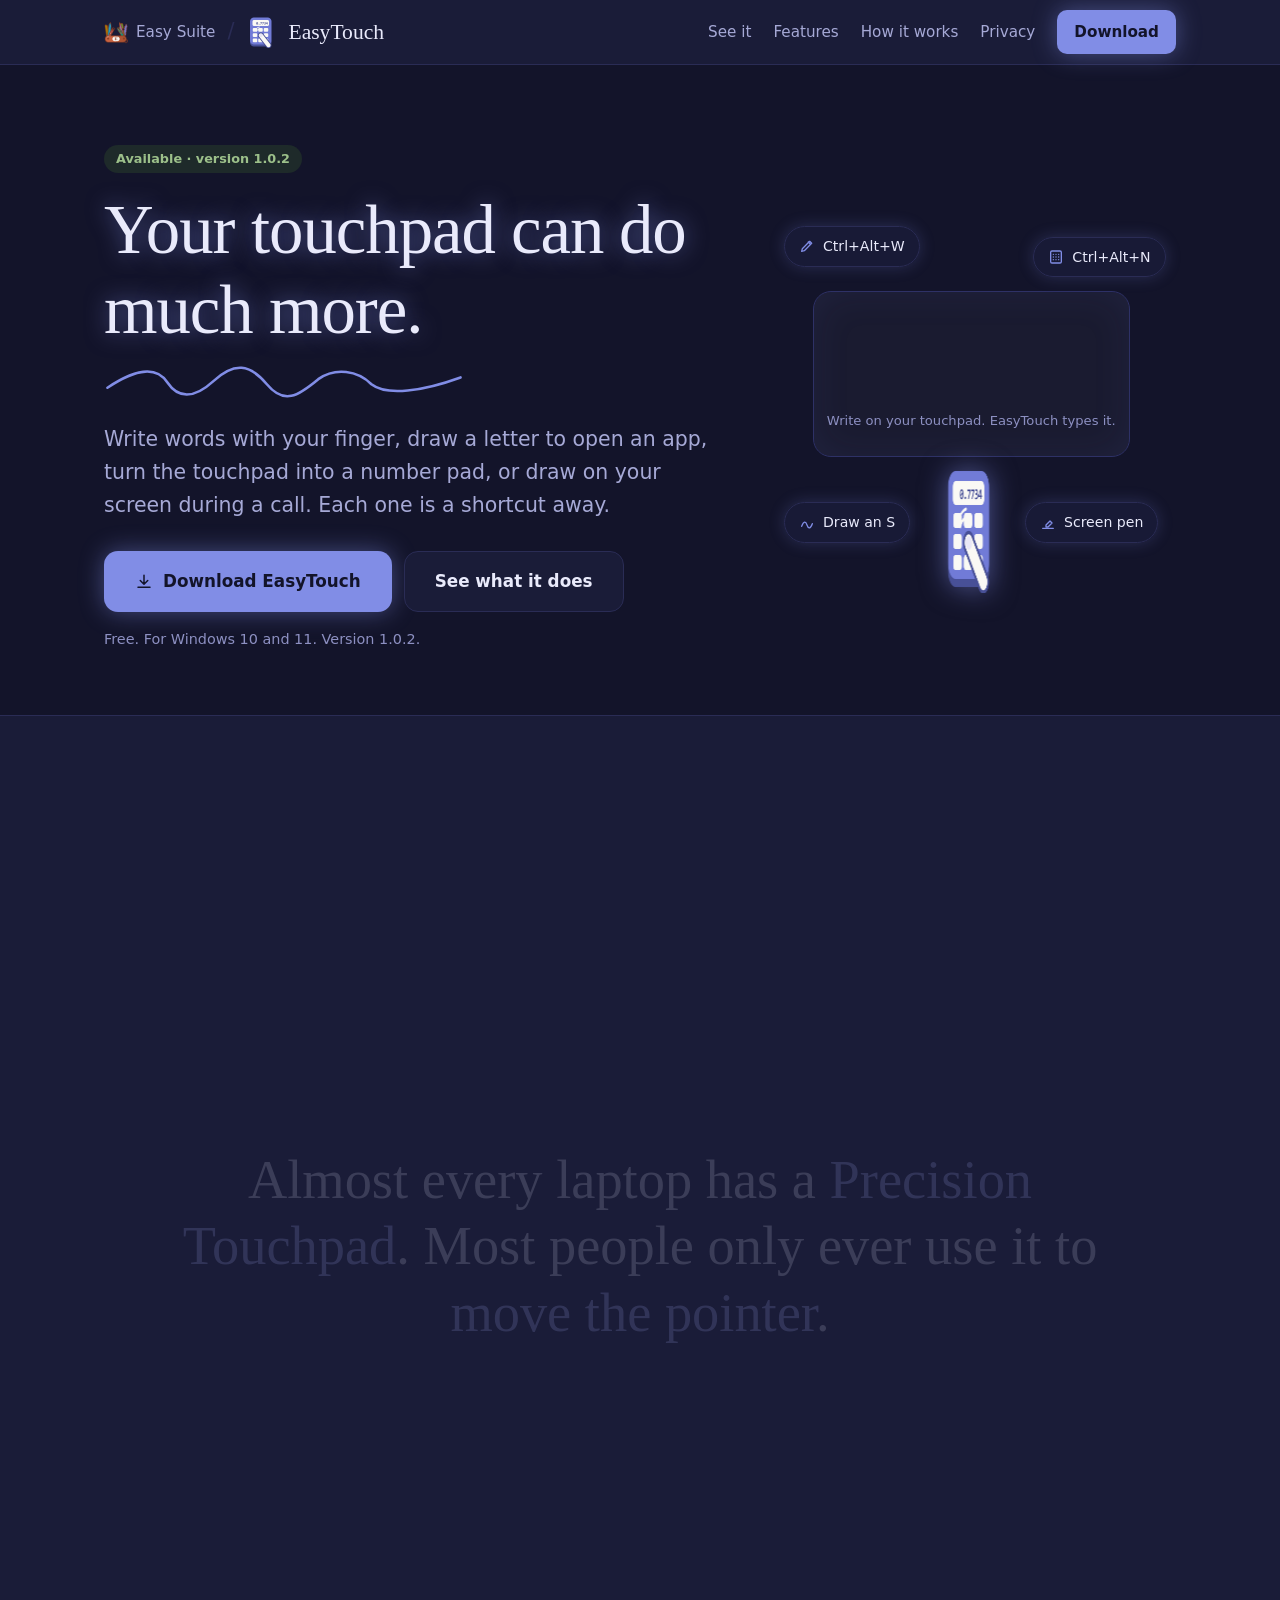
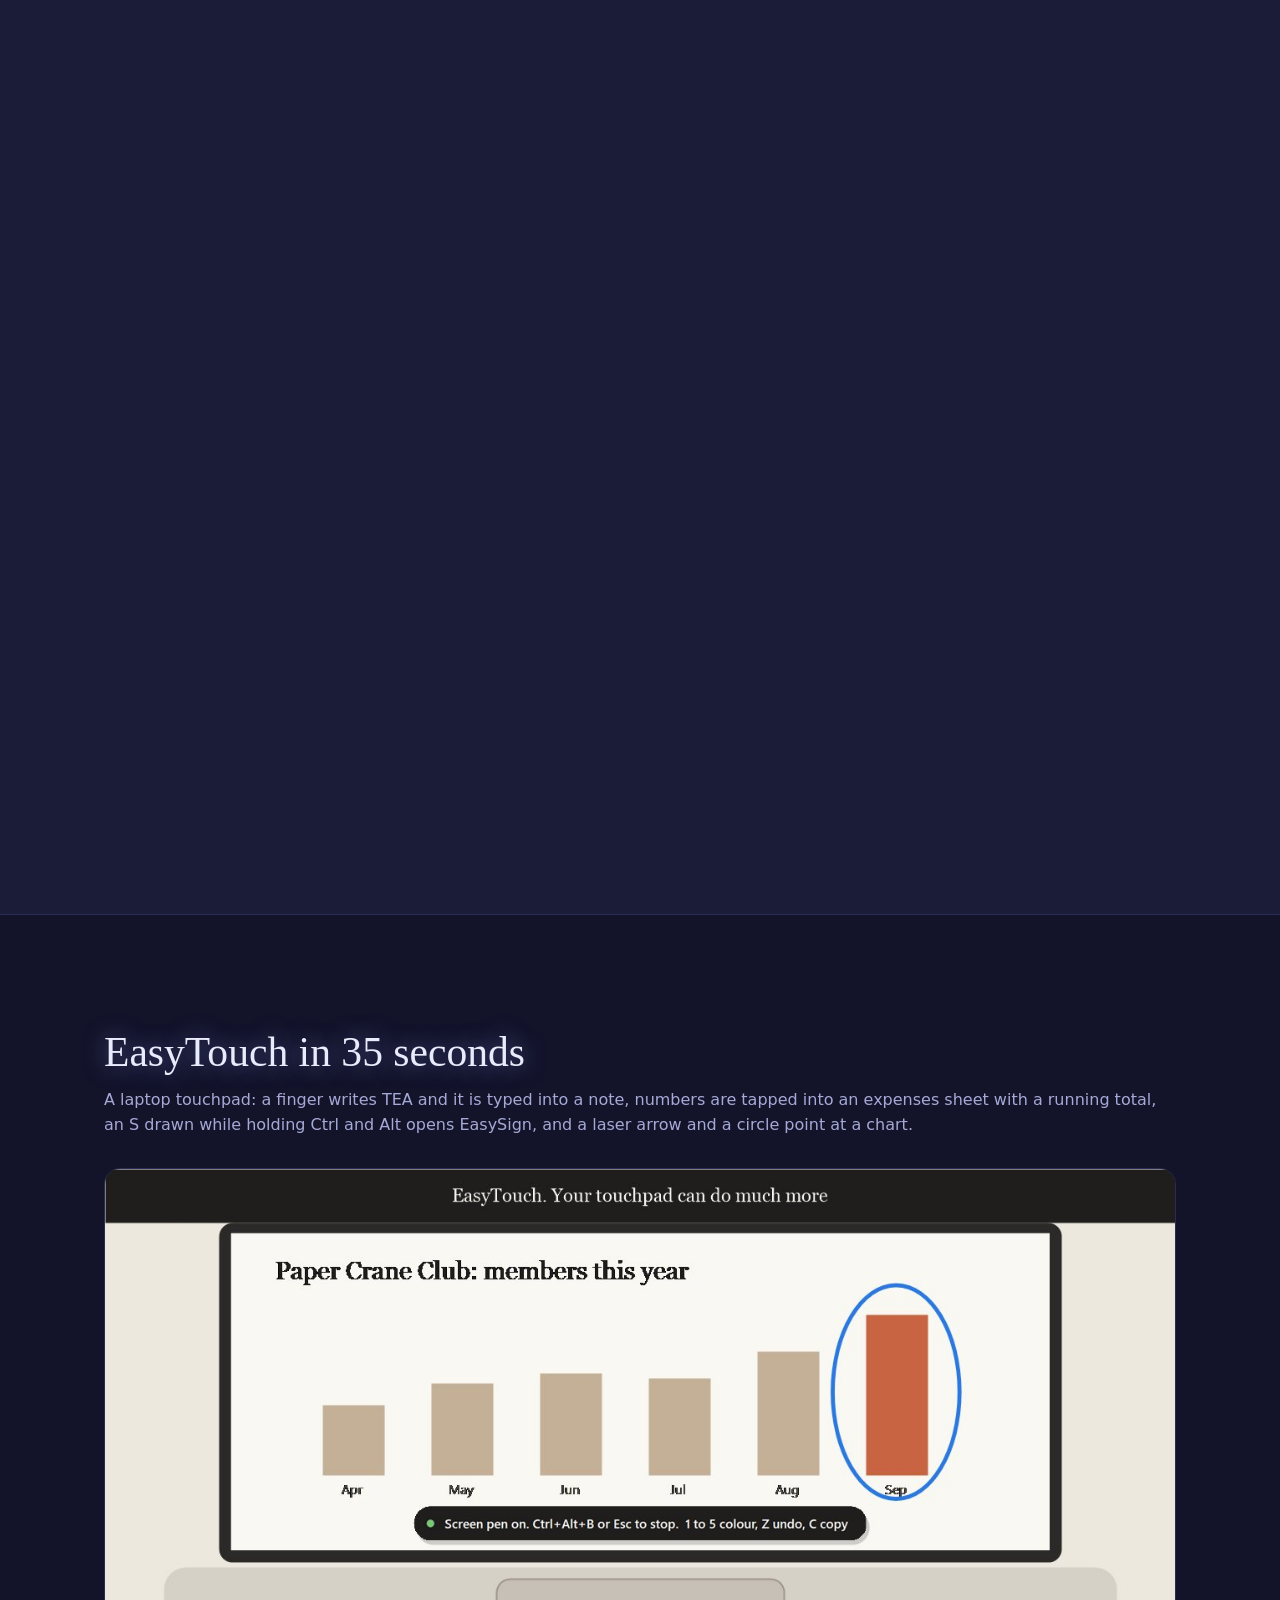
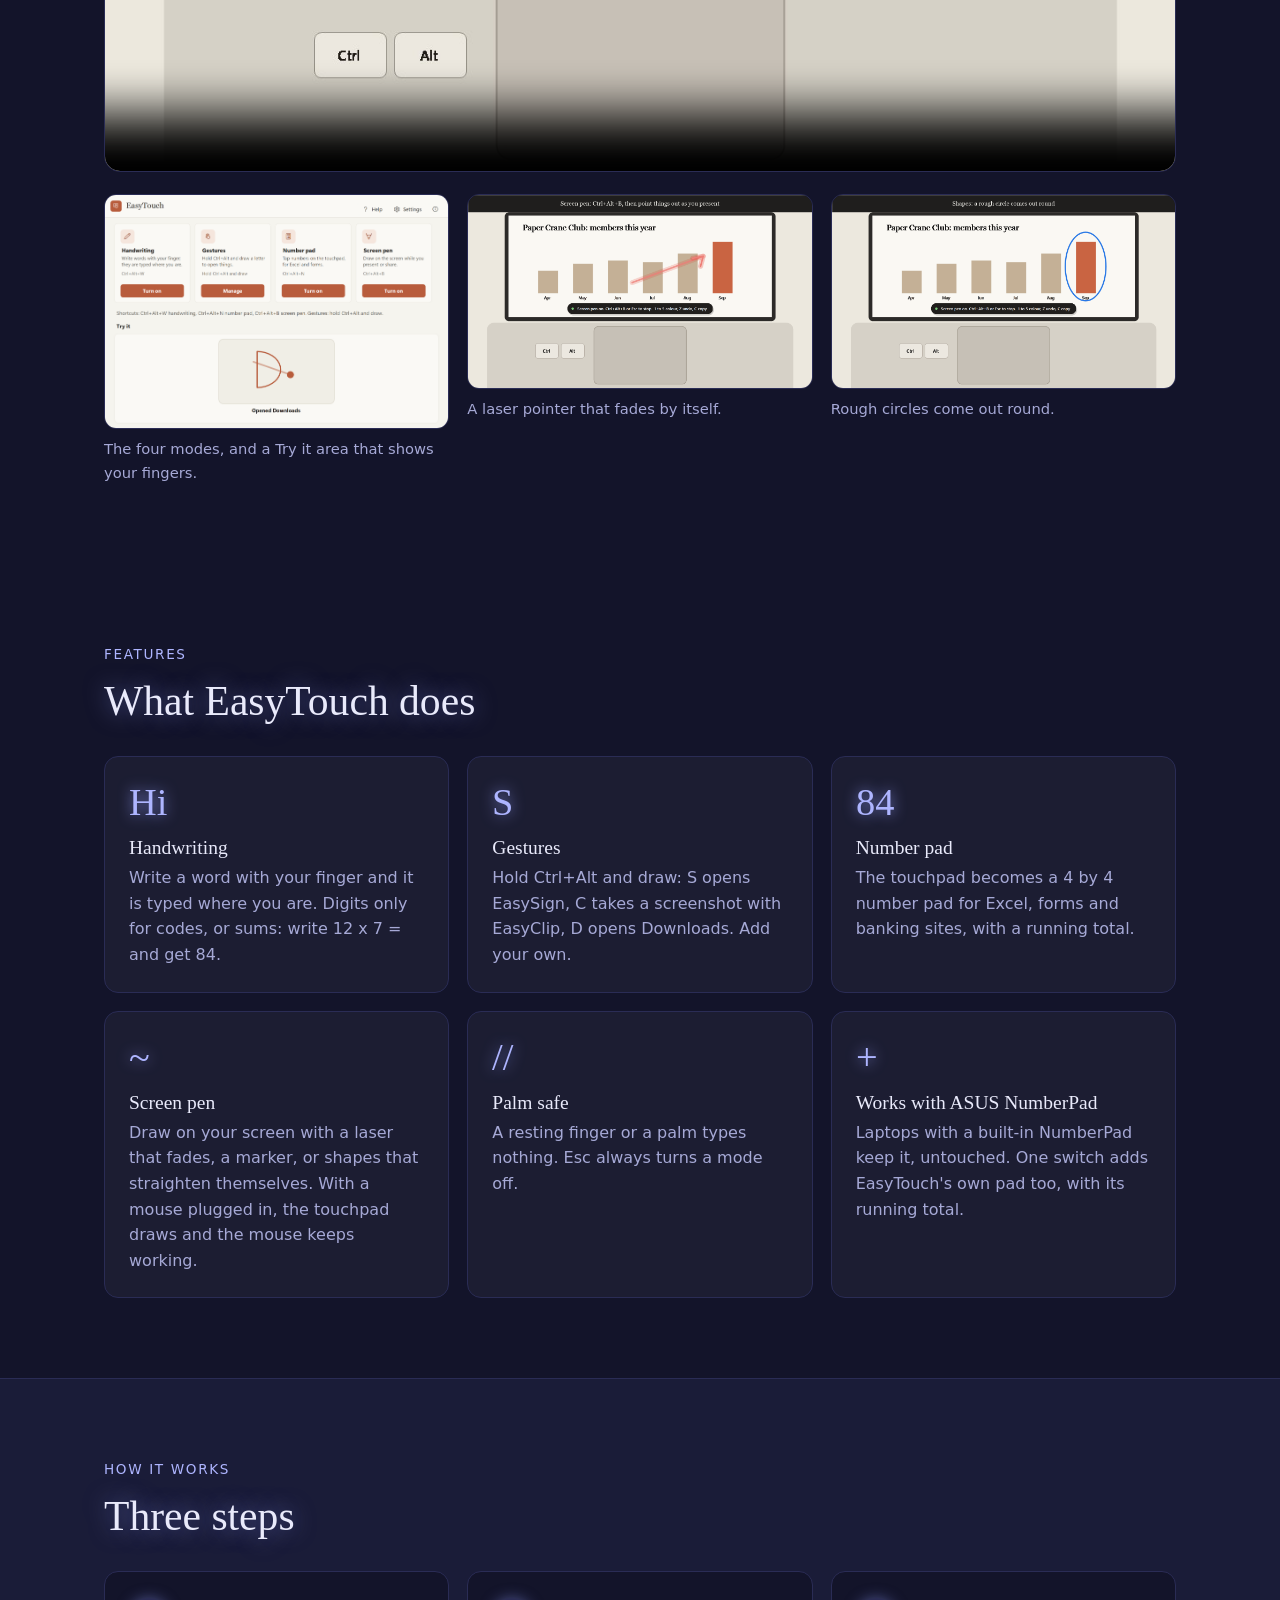
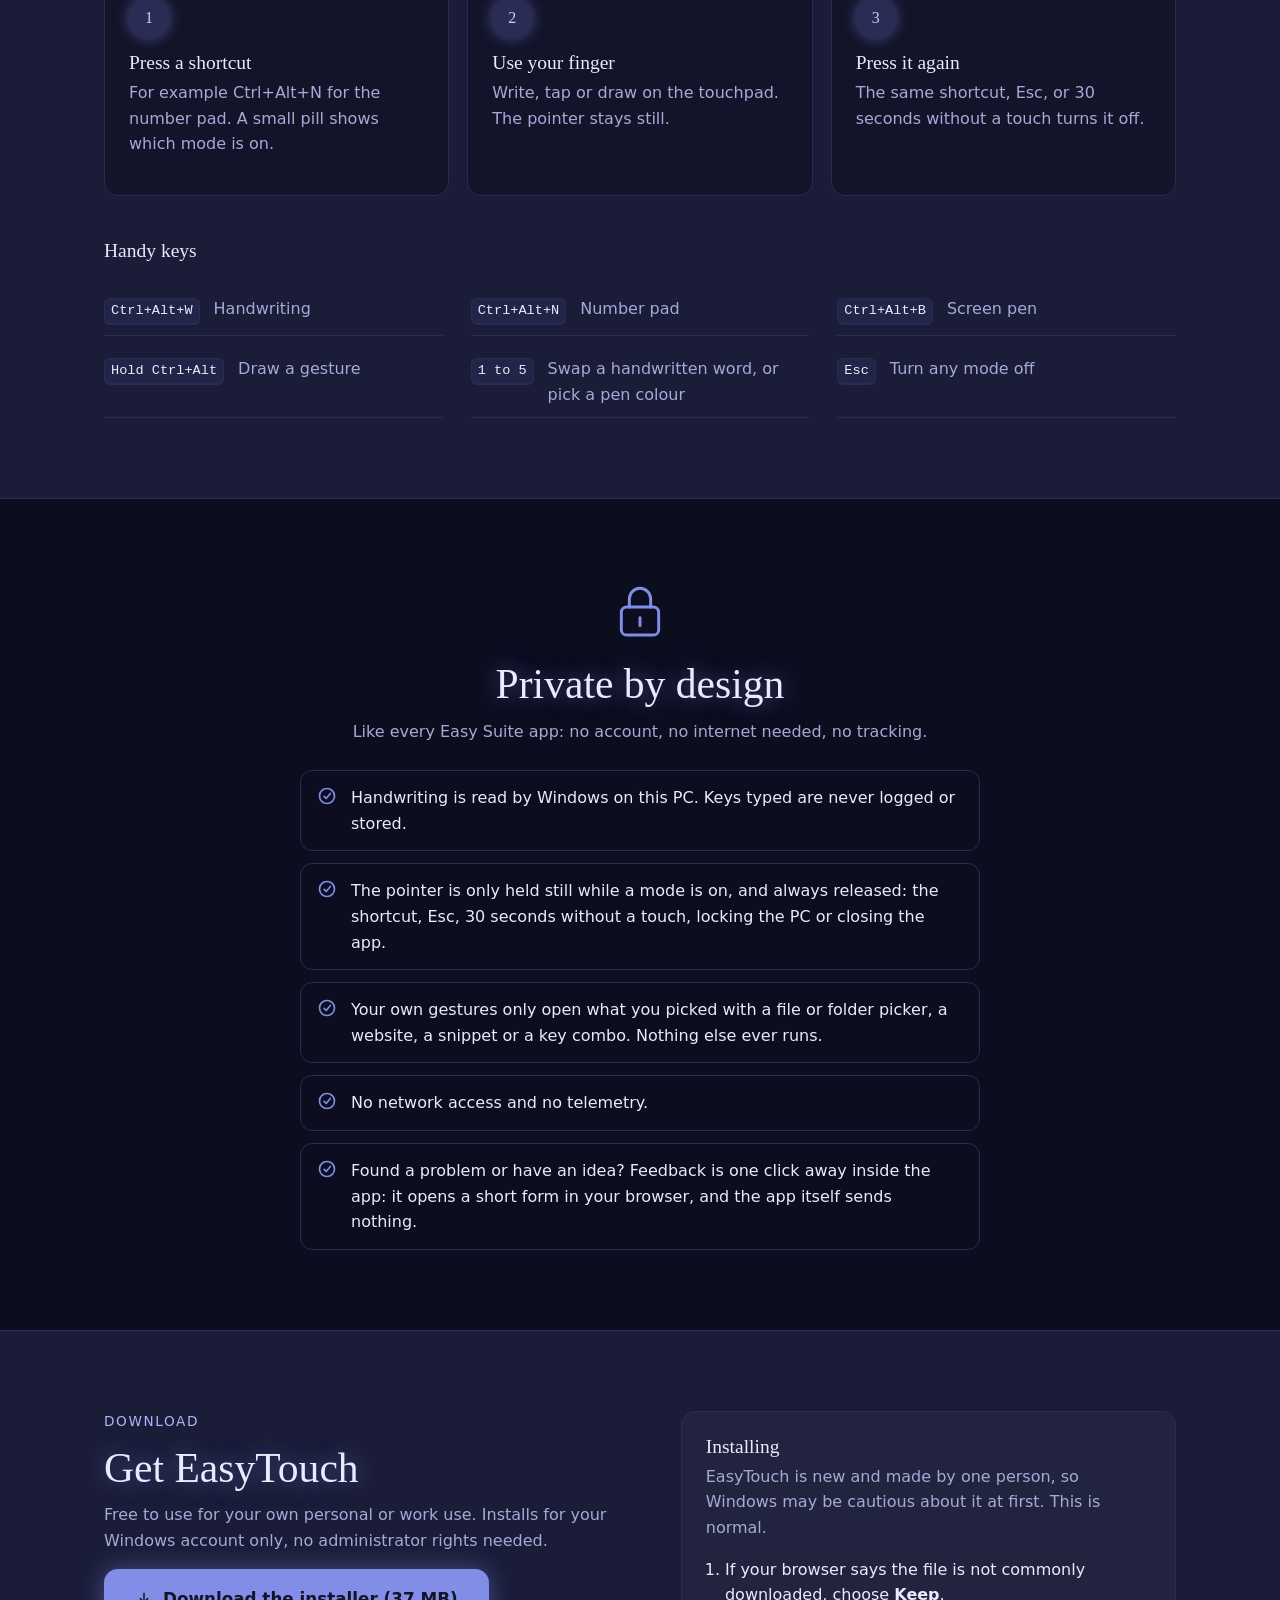
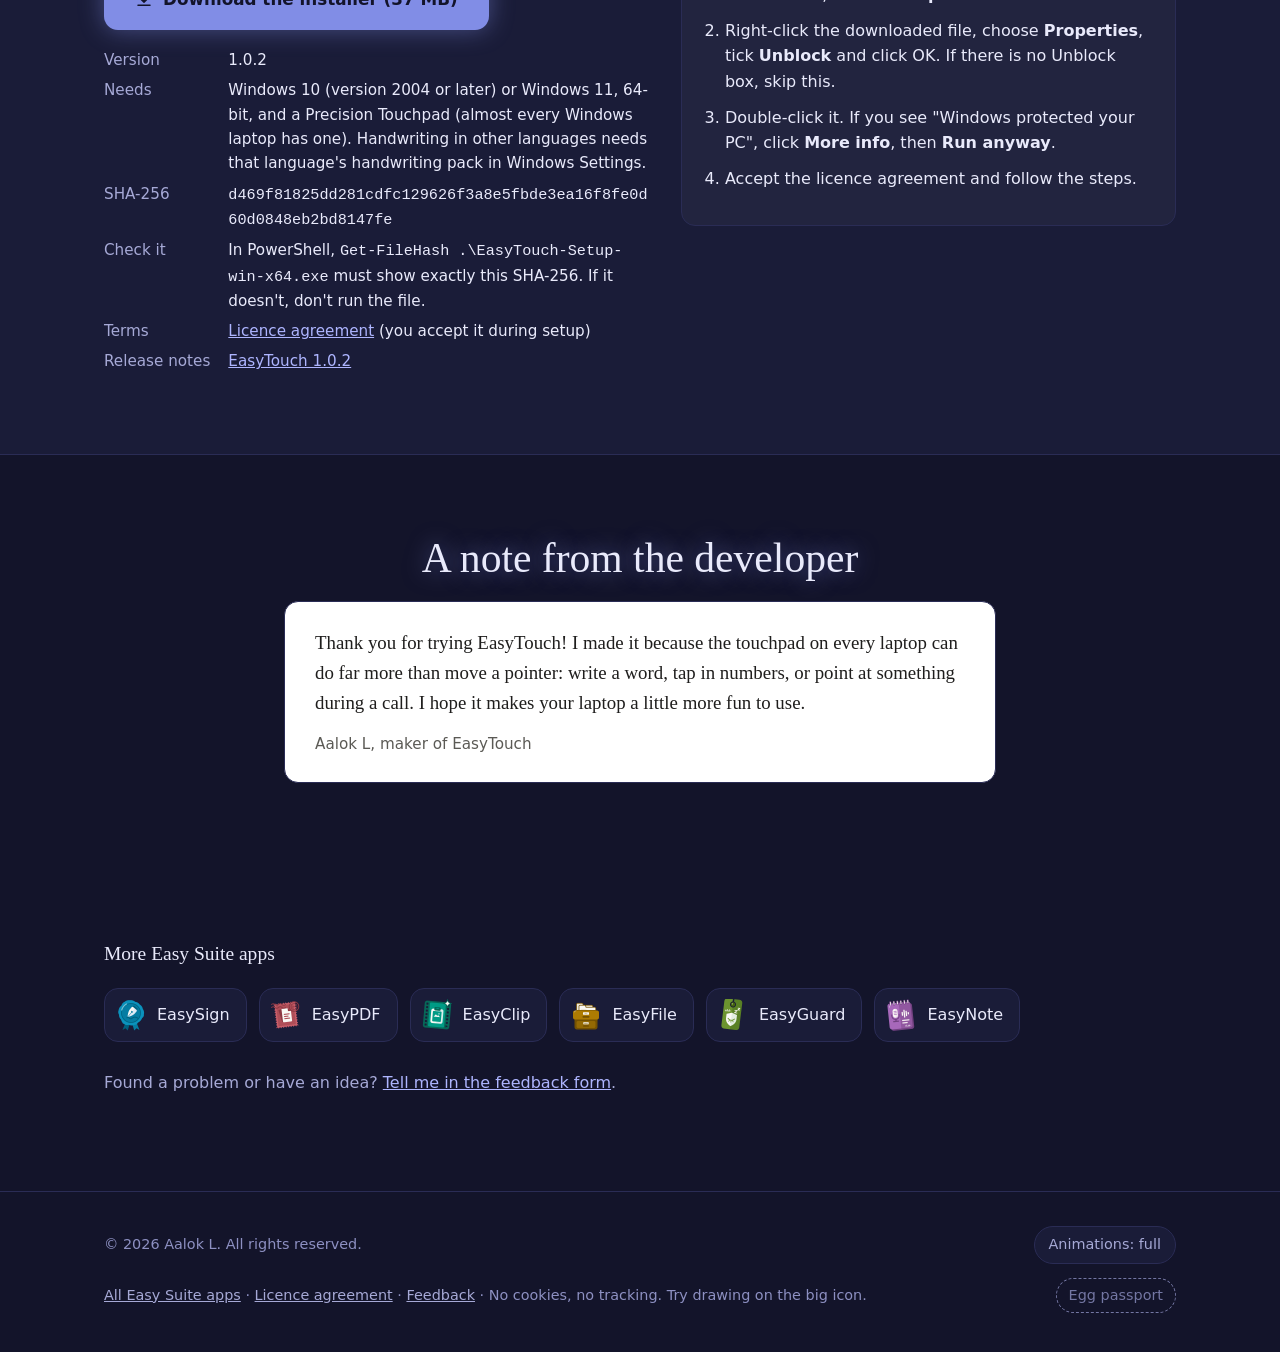
<file: easytouch/index.html>
<!doctype html>
<html lang="en" class="no-js" data-app="easytouch">
<head>
<meta charset="utf-8">
<!-- security: start -->
<meta http-equiv="Content-Security-Policy" content="default-src 'none'; script-src 'self' 'sha256-MFInW1ZFFoI0F1x8nevmKyzEfaO0qUzkNNwZIGCtmcs=' 'sha256-spopUkX0Y78sDaUf7gL9o56O3M4HfPe5ZUZBuA4qX4Y='; style-src 'self' 'unsafe-inline'; img-src 'self' data:; media-src 'self'; font-src 'self'; manifest-src 'self'; connect-src 'none'; object-src 'none'; frame-src 'none'; worker-src 'none'; base-uri 'none'; form-action 'none'; upgrade-insecure-requests">
<meta name="referrer" content="no-referrer">
<script>if (window.top !== window.self) { document.documentElement.style.display = 'none'; try { window.top.location.replace(window.self.location.href); } catch (e) { } }</script>
<!-- security: end -->
<meta name="viewport" content="width=device-width, initial-scale=1">
<title>EasyTouch: your touchpad can do much more</title>
<meta name="description" content="Handwriting, gestures, a number pad and a screen pen on your laptop touchpad. Free from Easy Suite.">
<meta name="color-scheme" content="light dark">
<link rel="icon" type="image/png" href="../images/apps/easytouch.png">
<link rel="canonical" href="https://unspekable1654.github.io/easytouch/">
<meta property="og:type" content="website">
<meta property="og:site_name" content="Easy Suite">
<meta property="og:title" content="EasyTouch: your touchpad can do much more">
<meta property="og:description" content="Handwriting, gestures, a number pad and a screen pen on your laptop touchpad. Free from Easy Suite.">
<meta property="og:url" content="https://unspekable1654.github.io/easytouch/">
<meta property="og:image" content="https://unspekable1654.github.io/images/easytouch/easytouch-home.png">
<meta property="og:image:width" content="1551">
<meta property="og:image:height" content="1056">
<meta property="og:image:alt" content="EasyTouch&#x27;s main window with cards for Handwriting, Gestures, Number pad and Screen pen, their shortcuts, and a Try it touchpad.">
<meta name="twitter:card" content="summary_large_image">
<script>
  (function () {
    var root = document.documentElement, pref = null;
    try { pref = localStorage.getItem('easysign-motion'); } catch (e) { }
    root.className = 'js ' + (pref !== 'calm' ? 'motion' : 'calm');
  })();
</script>
<link rel="stylesheet" href="../assets/app.css">
<link rel="stylesheet" href="../assets/easytouch-neon.css">
</head>
<body>
<div class="progress" aria-hidden="true"></div>

<header>
  <div class="wrap">
    <a class="suite-link" href="../" aria-label="Easy Suite: all apps"><img src="../images/suite-logo.png" alt="" width="24" height="24"><span>Easy Suite</span></a>
    <span class="crumb" aria-hidden="true">/</span>
    <a class="brand" href="#top"><img src="../images/apps/easytouch.png" alt="" width="32" height="32">EasyTouch</a>
    <nav aria-label="Sections">
      <a href="#see">See it</a>
      <a href="#features">Features</a>
      <a href="#how">How it works</a>
      <a href="#privacy">Privacy</a>
      <a class="keep btn btn-primary btn-small" href="#download">Download</a>
    </nav>
  </div>
</header>

<main id="top">
  <section class="hero">
    <div class="wrap hero-grid">
      <div>
        <span class="chip ok">Available &middot; version 1.0.2</span>
        <h1 class="split">Your touchpad can do much more.</h1>
        <svg class="flourish" viewBox="0 0 420 46" aria-hidden="true" focusable="false"><path d="M4 30 C 40 6, 62 6, 74 24 S 104 44, 128 22 S 170 2, 190 26 S 226 40, 250 20 C 270 6, 296 10, 312 26 C 330 40, 372 34, 416 18"/></svg>
        <p class="lead">Write words with your finger, draw a letter to open an app, turn the touchpad into a number pad, or draw on your screen during a call. Each one is a shortcut away.</p>
        <div class="actions">
          <a class="btn btn-primary btn-big magnetic" href="#download"><svg viewBox="0 0 24 24" fill="none" stroke="currentColor" stroke-width="2" stroke-linecap="round" stroke-linejoin="round" aria-hidden="true"><path d="M12 3v12m0 0-5-5m5 5 5-5M4 19h16"/></svg>Download EasyTouch</a>
          <a class="btn btn-secondary btn-big" href="#features">See what it does</a>
        </div>
        <p class="meta subtle">Free. For Windows 10 and 11. Version 1.0.2.</p>
      </div>
      <div class="art" aria-hidden="true">
        <span class="ring"></span><span class="ring two"></span>
        <img class="icon-big" src="../images/apps/easytouch.png" alt="" width="128" height="128">
          <span class="float f1" style="--i:0"><svg viewBox="0 0 24 24" fill="none" stroke="currentColor" stroke-width="2" stroke-linecap="round" stroke-linejoin="round" aria-hidden="true"><path d="M4 20l4-1 11-11-3-3L5 16z"/><path d="m14 6 3 3"/></svg>Ctrl+Alt+W</span>
          <span class="float f2" style="--i:1"><svg viewBox="0 0 24 24" fill="none" stroke="currentColor" stroke-width="2" stroke-linecap="round" stroke-linejoin="round" aria-hidden="true"><rect x="4" y="3" width="16" height="18" rx="2"/><path d="M8 8h.01M12 8h.01M16 8h.01M8 12h.01M12 12h.01M16 12h.01M8 16h.01M12 16h.01M16 16h.01"/></svg>Ctrl+Alt+N</span>
          <span class="float f3" style="--i:2"><svg viewBox="0 0 24 24" fill="none" stroke="currentColor" stroke-width="2" stroke-linecap="round" stroke-linejoin="round" aria-hidden="true"><path d="M4 17c3-8 6-8 8-2s5 6 8-2"/></svg>Draw an S</span>
          <span class="float f4" style="--i:3"><svg viewBox="0 0 24 24" fill="none" stroke="currentColor" stroke-width="2" stroke-linecap="round" stroke-linejoin="round" aria-hidden="true"><path d="m9 15 6-6 3 3-6 6H9z"/><path d="M4 20h16"/></svg>Screen pen</span>
      </div>
    </div>
  </section>

  <section class="scene statement-scene band-alt" aria-label="Why EasyTouch">
    <div class="stage">
      <div class="wrap">
        <p class="statement split-words">Almost every laptop has a <span>Precision Touchpad</span>. Most people only ever use it to <span>move the pointer</span>.</p>
      </div>
    </div>
  </section>

  <section id="see">
    <div class="wrap">
      <p class="kicker reveal">See it work</p>
      <h2 class="reveal">EasyTouch in 35 seconds</h2>
      <p class="muted reveal" id="see-about">A laptop touchpad: a finger writes TEA and it is typed into a note, numbers are tapped into an expenses sheet with a running total, an S drawn while holding Ctrl and Alt opens EasySign, and a laser arrow and a circle point at a chart.</p>
      <div class="watch reveal">
        <video src="../videos/easytouch-demo.mp4" poster="../videos/easytouch-demo-poster.jpg" width="1280" height="720" controls playsinline muted preload="none" aria-describedby="see-about"></video>
      </div>
      <div class="shots">
        <figure class="reveal" style="--delay:0.00s"><img src="../images/easytouch/easytouch-home.png" alt="EasyTouch&#x27;s main window with cards for Handwriting, Gestures, Number pad and Screen pen, their shortcuts, and a Try it touchpad." width="1551" height="1056" loading="lazy"><figcaption>The four modes, and a Try it area that shows your fingers.</figcaption></figure>
        <figure class="reveal" style="--delay:0.08s"><img src="../images/easytouch/easytouch-laser.png" alt="A slide with a bar chart and a red laser arrow pointing at September." width="1280" height="720" loading="lazy"><figcaption>A laser pointer that fades by itself.</figcaption></figure>
        <figure class="reveal" style="--delay:0.16s"><img src="../images/easytouch/easytouch-screen-pen.png" alt="The same chart with a neat blue circle around the September bar." width="1280" height="720" loading="lazy"><figcaption>Rough circles come out round.</figcaption></figure>
      </div>
    </div>
  </section>

  <!-- Draw an S on the big icon. -->
  <section id="features">
    <div class="wrap">
      <p class="kicker reveal">Features</p>
      <h2 class="reveal">What EasyTouch does</h2>
      <div class="features">
        <div class="card reveal flip tilt" style="--delay:0.00s"><div class="icon"><svg viewBox="0 0 24 24" fill="none" stroke="currentColor" stroke-width="2" stroke-linecap="round" stroke-linejoin="round" aria-hidden="true"><path d="M4 20l4-1 11-11-3-3L5 16z"/><path d="m14 6 3 3"/></svg></div><h3>Handwriting</h3><p class="muted">Write a word with your finger and it is typed where you are. Digits only for codes, or sums: write 12 x 7 = and get 84.</p></div>
        <div class="card reveal flip tilt" style="--delay:0.08s"><div class="icon"><svg viewBox="0 0 24 24" fill="none" stroke="currentColor" stroke-width="2" stroke-linecap="round" stroke-linejoin="round" aria-hidden="true"><path d="M4 17c3-8 6-8 8-2s5 6 8-2"/></svg></div><h3>Gestures</h3><p class="muted">Hold Ctrl+Alt and draw: S opens EasySign, C takes a screenshot with EasyClip, D opens Downloads. Add your own.</p></div>
        <div class="card reveal flip tilt" style="--delay:0.16s"><div class="icon"><svg viewBox="0 0 24 24" fill="none" stroke="currentColor" stroke-width="2" stroke-linecap="round" stroke-linejoin="round" aria-hidden="true"><rect x="4" y="3" width="16" height="18" rx="2"/><path d="M8 8h.01M12 8h.01M16 8h.01M8 12h.01M12 12h.01M16 12h.01M8 16h.01M12 16h.01M16 16h.01"/></svg></div><h3>Number pad</h3><p class="muted">The touchpad becomes a 4 by 4 number pad for Excel, forms and banking sites, with a running total.</p></div>
        <div class="card reveal flip tilt" style="--delay:0.00s"><div class="icon"><svg viewBox="0 0 24 24" fill="none" stroke="currentColor" stroke-width="2" stroke-linecap="round" stroke-linejoin="round" aria-hidden="true"><path d="m9 15 6-6 3 3-6 6H9z"/><path d="M4 20h16"/></svg></div><h3>Screen pen</h3><p class="muted">Draw on your screen with a laser that fades, a marker, or shapes that straighten themselves. With a mouse plugged in, the touchpad draws and the mouse keeps working.</p></div>
        <div class="card reveal flip tilt" style="--delay:0.08s"><div class="icon"><svg viewBox="0 0 24 24" fill="none" stroke="currentColor" stroke-width="2" stroke-linecap="round" stroke-linejoin="round" aria-hidden="true"><path d="M8 13V5a1.5 1.5 0 0 1 3 0v6M11 11V4a1.5 1.5 0 0 1 3 0v7M14 11V6a1.5 1.5 0 0 1 3 0v8a6 6 0 0 1-6 6h-1a5 5 0 0 1-4-2l-3-4a1.5 1.5 0 0 1 2.3-2L8 14"/></svg></div><h3>Palm safe</h3><p class="muted">A resting finger or a palm types nothing. Esc always turns a mode off.</p></div>
        <div class="card reveal flip tilt" style="--delay:0.16s"><div class="icon"><svg viewBox="0 0 24 24" fill="none" stroke="currentColor" stroke-width="2" stroke-linecap="round" stroke-linejoin="round" aria-hidden="true"><rect x="2" y="6" width="20" height="12" rx="2"/><path d="M6 10h.01M10 10h.01M14 10h.01M18 10h.01M7 14h10"/></svg></div><h3>Works with ASUS NumberPad</h3><p class="muted">Laptops with a built-in NumberPad keep it, untouched. One switch adds EasyTouch&#x27;s own pad too, with its running total.</p></div>
      </div>
    </div>
  </section>

  <section id="how" class="band-alt">
    <div class="wrap">
      <p class="kicker reveal">How it works</p>
      <h2 class="reveal">Three steps</h2>
      <div class="steps">
        <div class="step reveal" style="--delay:0.0s"><div class="num">1</div><h3>Press a shortcut</h3><p class="muted">For example Ctrl+Alt+N for the number pad. A small pill shows which mode is on.</p></div>
        <div class="step reveal" style="--delay:0.1s"><div class="num">2</div><h3>Use your finger</h3><p class="muted">Write, tap or draw on the touchpad. The pointer stays still.</p></div>
        <div class="step reveal" style="--delay:0.2s"><div class="num">3</div><h3>Press it again</h3><p class="muted">The same shortcut, Esc, or 30 seconds without a touch turns it off.</p></div>
      </div>
      <h3 class="reveal" style="margin-top:44px">Handy keys</h3>
      <div class="keys">
        <div class="key"><kbd>Ctrl+Alt+W</kbd><span class="muted">Handwriting</span></div>
        <div class="key"><kbd>Ctrl+Alt+N</kbd><span class="muted">Number pad</span></div>
        <div class="key"><kbd>Ctrl+Alt+B</kbd><span class="muted">Screen pen</span></div>
        <div class="key"><kbd>Hold Ctrl+Alt</kbd><span class="muted">Draw a gesture</span></div>
        <div class="key"><kbd>1 to 5</kbd><span class="muted">Swap a handwritten word, or pick a pen colour</span></div>
        <div class="key"><kbd>Esc</kbd><span class="muted">Turn any mode off</span></div>
      </div>
    </div>
  </section>

  <section id="privacy" class="band-dark">
    <div class="wrap privacy">
      <svg class="lock reveal" viewBox="0 0 48 48" aria-hidden="true"><rect x="10" y="21" width="28" height="21" rx="4"/><path d="M16 21v-6a8 8 0 0 1 16 0v6"/><path d="M24 29v6"/></svg>
      <h2 class="reveal">Private by design</h2>
      <p class="muted reveal">Like every Easy Suite app: no account, no internet needed, no tracking.</p>
      <ul class="promises">
        <li class="reveal" style="--delay:0.0s"><svg viewBox="0 0 24 24" fill="none" stroke="currentColor" stroke-width="2" stroke-linecap="round" stroke-linejoin="round" aria-hidden="true"><circle cx="12" cy="12" r="9"/><path d="m8.5 12.5 2.5 2.5 5-6"/></svg>Handwriting is read by Windows on this PC. Keys typed are never logged or stored.</li>
        <li class="reveal" style="--delay:0.1s"><svg viewBox="0 0 24 24" fill="none" stroke="currentColor" stroke-width="2" stroke-linecap="round" stroke-linejoin="round" aria-hidden="true"><circle cx="12" cy="12" r="9"/><path d="m8.5 12.5 2.5 2.5 5-6"/></svg>The pointer is only held still while a mode is on, and always released: the shortcut, Esc, 30 seconds without a touch, locking the PC or closing the app.</li>
        <li class="reveal" style="--delay:0.2s"><svg viewBox="0 0 24 24" fill="none" stroke="currentColor" stroke-width="2" stroke-linecap="round" stroke-linejoin="round" aria-hidden="true"><circle cx="12" cy="12" r="9"/><path d="m8.5 12.5 2.5 2.5 5-6"/></svg>Your own gestures only open what you picked with a file or folder picker, a website, a snippet or a key combo. Nothing else ever runs.</li>
        <li class="reveal" style="--delay:0.3s"><svg viewBox="0 0 24 24" fill="none" stroke="currentColor" stroke-width="2" stroke-linecap="round" stroke-linejoin="round" aria-hidden="true"><circle cx="12" cy="12" r="9"/><path d="m8.5 12.5 2.5 2.5 5-6"/></svg>No network access and no telemetry.</li>
        <li class="reveal" style="--delay:0.4s"><svg viewBox="0 0 24 24" fill="none" stroke="currentColor" stroke-width="2" stroke-linecap="round" stroke-linejoin="round" aria-hidden="true"><circle cx="12" cy="12" r="9"/><path d="m8.5 12.5 2.5 2.5 5-6"/></svg>Found a problem or have an idea? Feedback is one click away inside the app: it opens a short form in your browser, and the app itself sends nothing.</li>
      </ul>
    </div>
  </section>

  <section id="download" class="band-alt">
    <div class="wrap download">
      <div class="reveal">
        <p class="kicker">Download</p>
        <h2>Get EasyTouch</h2>
        <p class="muted">Free to use for your own personal or work use. Installs for your Windows account only, no administrator rights needed.</p>
        <p><a class="btn btn-primary btn-big magnetic" href="https://github.com/Unspekable1654/Unspekable1654.github.io/releases/download/easytouch-v1.0.2/EasyTouch-Setup-win-x64.exe">
          <svg viewBox="0 0 24 24" fill="none" stroke="currentColor" stroke-width="2" stroke-linecap="round" stroke-linejoin="round" aria-hidden="true"><path d="M12 3v12m0 0-5-5m5 5 5-5M4 19h16"/></svg>
          Download the installer (37 MB)
        </a></p>
        <dl class="facts">
          <dt>Version</dt><dd>1.0.2</dd>
          <dt>Needs</dt><dd>Windows 10 (version 2004 or later) or Windows 11, 64-bit, and a Precision Touchpad (almost every Windows laptop has one). Handwriting in other languages needs that language&#x27;s handwriting pack in Windows Settings.</dd>
          <dt>SHA-256</dt><dd><code>d469f81825dd281cdfc129626f3a8e5fbde3ea16f8fe0d60d0848eb2bd8147fe</code></dd>
          <dt>Check it</dt><dd>In PowerShell, <code>Get-FileHash .\EasyTouch-Setup-win-x64.exe</code> must show exactly this SHA-256. If it doesn't, don't run the file.</dd>
          <dt>Terms</dt><dd><a href="../LICENSE.txt">Licence agreement</a> (you accept it during setup)</dd>
          <dt>Release notes</dt><dd><a href="https://github.com/Unspekable1654/Unspekable1654.github.io/releases/tag/easytouch-v1.0.2">EasyTouch 1.0.2</a></dd>
        </dl>
      </div>
      <div class="card reveal">
        <h3>Installing</h3>
        <p class="muted">EasyTouch is new and made by one person, so Windows may be cautious about it at first. This is normal.</p>
        <ol class="install">
          <li>If your browser says the file is not commonly downloaded, choose <b>Keep</b>.</li>
          <li>Right-click the downloaded file, choose <b>Properties</b>, tick <b>Unblock</b> and click OK. If there is no Unblock box, skip this.</li>
          <li>Double-click it. If you see "Windows protected your PC", click <b>More info</b>, then <b>Run anyway</b>.</li>
          <li>Accept the licence agreement and follow the steps.</li>
        </ol>
      </div>
    </div>
  </section>

  <section id="note">
    <div class="wrap note">
      <h2 class="reveal center">A note from the developer</h2>
      <blockquote class="reveal">
        <p>Thank you for trying EasyTouch! I made it because the touchpad on every laptop can do far more than move a pointer: write a word, tap in numbers, or point at something during a call. I hope it makes your laptop a little more fun to use.</p>
        <div class="by">Aalok L, maker of EasyTouch</div>
      </blockquote>
    </div>
  </section>

  <section id="more">
    <div class="wrap">
      <h3 class="reveal">More Easy Suite apps</h3>
      <div class="others reveal">
        <a class="other" href="../easysign/"><img src="../images/apps/easysign.png" alt="" width="32" height="32">EasySign</a>
        <a class="other" href="../easypdf/"><img src="../images/apps/easypdf.png" alt="" width="32" height="32">EasyPDF</a>
        <a class="other" href="../easyclip/"><img src="../images/apps/easyclip.png" alt="" width="32" height="32">EasyClip</a>
        <a class="other" href="../easyfile/"><img src="../images/apps/easyfile.png" alt="" width="32" height="32">EasyFile</a>
        <a class="other" href="../easyguard/"><img src="../images/apps/easyguard.png" alt="" width="32" height="32">EasyGuard</a>
        <a class="other" href="../easynote/"><img src="../images/apps/easynote.png" alt="" width="32" height="32">EasyNote</a>
      </div>
      <p class="muted reveal" style="margin-top:28px">Found a problem or have an idea? <a href="https://docs.google.com/forms/d/e/1FAIpQLScC7riL7U2CfY4Zo2l5sXBMDg38h3i7c_D3k4DlkvJMoYQPKA/viewform?usp=pp_url&amp;entry.1483937742=Feedback+or+an+idea&amp;entry.1506693288=EasyTouch" target="_blank" rel="noopener noreferrer">Tell me in the feedback form</a>.</p>
    </div>
  </section>
</main>

<footer>
  <div class="wrap">
    <div>&copy; 2026 Aalok L. All rights reserved.</div>
    <button class="motion-switch" type="button" aria-pressed="false">Animations: full</button>
    <div><a href="../">All Easy Suite apps</a> &middot; <a href="../LICENSE.txt">Licence agreement</a> &middot; <a href="../#feedback">Feedback</a> &middot; No cookies, no tracking. Try drawing on the big icon.</div>
  </div>
</footer>
<script src="../assets/app.js"></script>
<script src="../assets/easytouch-neon.js"></script>
<script src="../assets/eggs.js" data-page="easytouch"></script>
<script src="../assets/eggs-easytouch.js"></script>
</body>
</html>
</file>
<file: assets/hub-day.css>
/* Easy Suite hub, A day with Easy Suite look: under the hero, scroll through an ordinary day. A clock winds to each
   moment (SU-C1), the sky behind it goes from morning to evening (SU-C2), each moment lights up with the app that
   helps (SU-C3), and the day ends with a count (SU-C4). The section is added by hub-day.js. */

#day { padding-bottom: 40px; overflow-x: clip; }
#day .day-head { text-align: center; }
#day .day-head .lead { color: var(--muted); max-width: 620px; margin: 0 auto; font-size: clamp(1.05rem, 1.8vw, 1.2rem); }
.day-grid { display: grid; grid-template-columns: minmax(0, .9fr) minmax(0, 1.1fr); gap: 40px; padding-top: 30px; }

/* ---- SU-C1 and SU-C2 the clock under a sky that changes with the time ---- */
.day-clockbox {
  position: sticky; top: 24px; align-self: start; display: grid; justify-items: center; gap: 14px; padding: 30px 20px;
  border-radius: 26px; background: #F9DDB1; color: #1F1E1D; transition: background-color 1s var(--ease), color 1s;
}
.day-clockbox.night { color: #F1EEF8; }
.day-clock { width: min(240px, 70%); height: auto; }
.day-clock .hand { transform-origin: 100px 100px; transition: transform 1.2s var(--ease); }
.day-clock .face { fill: #fff; transition: fill 1s; }
.day-clockbox.night .day-clock .face { fill: #E9E6F3; }
.day-tnow { font: 800 2rem/1 "Segoe UI", system-ui, sans-serif; letter-spacing: -.01em; }
.day-anow { display: flex; align-items: center; gap: 10px; background: rgba(255, 255, 255, .78); color: #1F1E1D; padding: 6px 14px 6px 6px; border-radius: 999px; font-weight: 700; }
.day-anow img, .day-fix img { width: 32px; height: 32px; flex: none; }

/* ---- SU-C3 the moments of the day ---- */
.day-moments { display: grid; gap: 22px; padding-bottom: 24vh; }
.day-mo { min-height: 46vh; display: flex; flex-direction: column; justify-content: center; opacity: .35; transform: translateX(14px); transition: opacity .5s, transform .5s var(--ease); }
.day-mo.on { opacity: 1; transform: none; }
.day-mo time { font: 800 .85rem/1 "Segoe UI", system-ui, sans-serif; letter-spacing: .12em; color: var(--muted); }
.day-mo h3 { font-size: clamp(1.3rem, 2.6vw, 1.75rem); margin: 8px 0 12px; line-height: 1.2; }
.day-fix {
  display: flex; gap: 12px; align-items: center; background: var(--surface); border: 1px solid var(--line); border-left: 6px solid var(--c);
  border-radius: 12px; padding: 14px 16px; color: var(--muted); text-decoration: none; transition: border-color .2s, transform .2s var(--ease);
}
.day-fix:hover { transform: translateX(4px); }
.day-fix p { margin: 0; }
.day-fix b { color: var(--text); }
.day-fix .soon { display: inline-block; margin-left: 6px; padding: 1px 8px; border-radius: 999px; font-size: .78rem; font-weight: 600; background: var(--soon-soft); color: var(--soon); }
html.calm .day-mo, html.calm .day-clock .hand, html.calm .day-clockbox { transition: none; }
html.calm .day-mo { transform: none; }

/* ---- SU-C4 the count at the end of the day ---- */
.day-tally { text-align: center; padding-top: 10px; }
.day-tally .nums { display: flex; justify-content: center; flex-wrap: wrap; gap: 14px 40px; margin-top: 10px; }
.day-tally .nums b { display: block; font: 800 3.4rem/1 "Segoe UI", system-ui, sans-serif; color: var(--link); }
.day-tally .nums span { color: var(--muted); }

@media (max-width: 760px) {
  .day-grid { grid-template-columns: minmax(0, 1fr); gap: 0; }
  .day-clockbox { top: 0; z-index: 3; grid-template-columns: 70px 1fr; justify-items: start; align-items: center; gap: 4px 14px; padding: 12px 16px; border-radius: 0 0 18px 18px; }
  .day-clock { width: 70px; grid-row: span 2; }
  .day-tnow { font-size: 1.4rem; }
  .day-anow { font-size: .9rem; }
  .day-anow img { width: 26px; height: 26px; }
  .day-mo { min-height: 60vh; }
}
@media print { .day-mo { opacity: 1; transform: none; } .day-clockbox { position: static; } }
</file>
<file: assets/app.css>
/* Shared look for the Easy Suite app pages (the hub and EasySign keep their own inline styles, same tokens). */
:root {
  --bg: #F5F4EE; --surface: #FAF9F5; --surface-alt: #F0EEE6; --line: #E0DDD2;
  --text: #1F1E1D; --muted: #5B5A55; --subtle: #6F6D66;
  --accent: #C96442; --accent-soft: #F5E6DD; --on-accent: #FFFFFF;
  --link: #AE5433; --link-hover: #8C3D22; --button: #AE5433; --button-hover: #9C4A2B;
  --ok: #4E6B3A; --ok-soft: #E6EDDD; --soon: #8A5A12; --soon-soft: #F6ECD6; --lab: #5B5A55; --lab-soft: #EBE8DF;
  --band-bg: #1F1E1D; --band-text: #F5F4EE; --band-muted: #B6B2A8; --band-line: #3D3B37;
  --ease: cubic-bezier(.2,.7,.2,1);
}
@media (prefers-color-scheme: dark) {
  :root {
    --bg: #1C1B19; --surface: #262523; --surface-alt: #2F2E2B; --line: #3D3B37;
    --text: #EEEBE3; --muted: #B6B2A8; --subtle: #8A867D;
    --accent: #D97757; --accent-soft: #3A2A22; --on-accent: #1F1E1D;
    --link: #E08A6C; --link-hover: #F0C4B0; --button: #D97757; --button-hover: #E08A6C;
    --ok: #9CC08A; --ok-soft: #1F2A1B; --soon: #D9B36A; --soon-soft: #332A18; --lab: #B6B2A8; --lab-soft: #2F2E2B;
    --band-bg: #F5F4EE; --band-text: #1F1E1D; --band-muted: #5B5A55; --band-line: #E0DDD2;
  }
}
/* Each app page in its own colour (owner's choice 2026-10-06; same tone as clay, only the hue differs).
   The hub stays clay. Set by <html data-app="..."> on the app pages; these come after the :root blocks so they win. */
html[data-app="easysign"] { --accent: #0092BD; --accent-soft: #DEEBF6; --link: #057396; --link-hover: #00617F; --button: #057DA3; --button-hover: #066F92; }
html[data-app="easypdf"] { --accent: #CA5E6A; --accent-soft: #F7E5E1; --link: #A84B54; --link-hover: #8D3843; --button: #AF4E58; --button-hover: #9D454D; }
html[data-app="easyclip"] { --accent: #009B85; --accent-soft: #DBEEED; --link: #097A6A; --link-hover: #076758; --button: #098473; --button-hover: #007667; }
html[data-app="easyfile"] { --accent: #AD7B02; --accent-soft: #EEE9DA; --link: #8D6504; --link-hover: #745101; --button: #936904; --button-hover: #835E01; }
html[data-app="easytouch"] { --accent: #717BD7; --accent-soft: #E9E7F6; --link: #5D64B3; --link-hover: #485097; --button: #6168BA; --button-hover: #575CA7; }
html[data-app="easyguard"] { --accent: #6C942F; --accent-soft: #E2EDE1; --link: #527623; --link-hover: #44640D; --button: #598025; --button-hover: #4E721F; }
html[data-app="easypaint"] { --accent: #BE6097; --accent-soft: #F4E5EC; --link: #974676; --link-hover: #843A66; --button: #A55081; --button-hover: #974676; }
@media (prefers-color-scheme: dark) {
  html[data-app="easysign"] { --accent: #07A5D3; --accent-soft: #20303A; --link: #47B1DC; --link-hover: #ABD6EF; --button: #07A5D3; --button-hover: #47B1DC; }
  html[data-app="easypdf"] { --accent: #DA717C; --accent-soft: #3B2927; --link: #E2858B; --link-hover: #F3C1BE; --button: #DA717C; --button-hover: #E2858B; }
  html[data-app="easyclip"] { --accent: #09AE96; --accent-soft: #1D3330; --link: #3CBBA5; --link-hover: #A5DCD3; --button: #09AE96; --button-hover: #3CBBA5; }
  html[data-app="easyfile"] { --accent: #C08B1F; --accent-soft: #342D1E; --link: #C89B48; --link-hover: #E0CDA5; --button: #C08B1F; --button-hover: #C89B48; }
  html[data-app="easytouch"] { --accent: #818DE6; --accent-soft: #2C2C3C; --link: #929CEA; --link-hover: #C9CBF4; --button: #818DE6; --button-hover: #929CEA; }
  html[data-app="easyguard"] { --accent: #7EA547; --accent-soft: #273224; --link: #8CB263; --link-hover: #BFD8B3; --button: #7EA547; --button-hover: #8CB263; }
  html[data-app="easypaint"] { --accent: #CE73A7; --accent-soft: #392831; --link: #D88BB6; --link-hover: #ECC1D7; --button: #CE73A7; --button-hover: #D88BB6; }
}
* { box-sizing: border-box; }
html { scroll-behavior: smooth; }
body {
  margin: 0; background: var(--bg); color: var(--text);
  font: 16px/1.6 "Segoe UI", system-ui, -apple-system, Roboto, Arial, sans-serif;
  -webkit-font-smoothing: antialiased; overflow-x: clip;
}
a { color: var(--link); }
a:hover { color: var(--link-hover); }
a:focus-visible, button:focus-visible, .btn:focus-visible { outline: 2px solid var(--link); outline-offset: 3px; border-radius: 10px; }
h1, h2, h3 { font-family: Georgia, "Times New Roman", serif; font-weight: normal; line-height: 1.15; margin: 0; }
h1 { font-size: clamp(2.4rem, 5.8vw, 4.3rem); letter-spacing: -0.015em; }
h2 { font-size: clamp(1.8rem, 3.6vw, 2.6rem); margin-bottom: 0.6rem; }
h3 { font-size: 1.22rem; margin-bottom: 0.35rem; }
p { margin: 0 0 1rem; }
.wrap { max-width: 1120px; margin: 0 auto; padding: 0 24px; }
@media (max-width: 480px) { .wrap { padding: 0 16px; } }
.muted { color: var(--muted); }
.subtle { color: var(--subtle); font-size: 0.9rem; }
.center { text-align: center; }
.kicker { font-size: 0.85rem; letter-spacing: 0.12em; text-transform: uppercase; color: var(--link); margin-bottom: 12px; }
kbd { font-family: Consolas, "Cascadia Mono", monospace; font-size: .85em; background: var(--surface-alt); border: 1px solid var(--line); border-bottom-width: 2px; border-radius: 6px; padding: 1px 6px; color: var(--text); white-space: nowrap; }

.progress { position: fixed; top: 0; left: 0; height: 3px; width: 100%; background: var(--accent); transform-origin: 0 50%; transform: scaleX(0); z-index: 30; }
header { position: sticky; top: 0; z-index: 20; background: var(--surface); border-bottom: 1px solid var(--line); transition: transform .45s var(--ease); }
header.away { transform: translateY(-100%); }
header .wrap { display: flex; align-items: center; gap: 20px; height: 64px; }
.suite-link { display: flex; align-items: center; gap: 8px; color: var(--muted); text-decoration: none; font-size: 0.95rem; }
.suite-link img { width: 24px; height: 24px; }
.suite-link:hover { color: var(--text); }
header .crumb { color: var(--line); margin: 0 -8px; font-size: 1.3rem; }
.brand { display: flex; align-items: center; gap: 10px; color: var(--text); text-decoration: none; font-family: Georgia, serif; font-size: 1.35rem; }
.brand img { width: 32px; height: 32px; }
nav { margin-left: auto; display: flex; gap: 22px; align-items: center; }
nav a { color: var(--muted); text-decoration: none; font-size: 0.95rem; }
nav a:hover { color: var(--text); }
@media (max-width: 760px) { nav a:not(.keep) { display: none; } }
@media (max-width: 560px) { .suite-link span { display: none; } }

.btn { display: inline-flex; align-items: center; gap: 10px; padding: 12px 22px; border-radius: 12px; font-weight: 600; text-decoration: none; border: 1px solid transparent; transition: background-color .15s, border-color .15s; }
.btn-primary { background: var(--button); color: var(--on-accent); }
.btn-primary:hover { background: var(--button-hover); color: var(--on-accent); }
.btn-secondary { background: var(--surface); color: var(--text); border-color: var(--line); }
.btn-secondary:hover { background: var(--surface-alt); color: var(--text); }
.btn svg { width: 18px; height: 18px; flex: 0 0 auto; }
.btn-big { padding: 16px 30px; font-size: 1.05rem; border-radius: 14px; }
.btn-small { padding: 9px 16px; font-size: .95rem; border-radius: 10px; }
nav .btn { color: var(--text); }
nav .btn-primary, nav .btn-primary:hover { color: var(--on-accent); }

section { padding: 80px 0; }
.band-alt { background: var(--surface); border-top: 1px solid var(--line); border-bottom: 1px solid var(--line); }
.chip { display: inline-block; padding: 4px 12px; border-radius: 999px; font-size: .8rem; font-weight: 600; }
.chip.ok { background: var(--ok-soft); color: var(--ok); }
.chip.soon { background: var(--soon-soft); color: var(--soon); }
.chip.lab { background: var(--lab-soft); color: var(--lab); }

/* hero */
.hero { padding: 80px 0 48px; }
.hero-grid { display: grid; grid-template-columns: minmax(0, 1.2fr) minmax(0, 0.8fr); gap: 48px; align-items: center; }
@media (max-width: 900px) { .hero-grid { grid-template-columns: minmax(0, 1fr); gap: 30px; } }
.hero h1 .w { display: inline-block; }
.hero .lead { font-size: clamp(1.1rem, 2vw, 1.28rem); color: var(--muted); max-width: 620px; margin: 22px 0 30px; }
.hero .actions { display: flex; flex-wrap: wrap; gap: 12px; }
.hero .meta { margin-top: 16px; }
.hero .chip { margin-bottom: 18px; }
.flourish { display: block; width: min(360px, 80%); height: auto; margin: 12px 0 0; overflow: visible; }
.flourish path { fill: none; stroke: var(--accent); stroke-width: 3; stroke-linecap: round; stroke-linejoin: round; }

/* hero art: the app icon with a few of its keys floating around it */
.art { position: relative; width: min(360px, 82vw); aspect-ratio: 1; margin: 0 auto; }
.art .ring { position: absolute; inset: 9%; border-radius: 50%; border: 1px dashed var(--line); }
.art .ring.two { inset: 24%; }
.art .icon-big { position: absolute; left: 50%; top: 50%; width: 38%; transform: translate(-50%, -50%); filter: none; }
.art .float {
  position: absolute; display: inline-flex; align-items: center; gap: 8px; padding: 8px 14px; border-radius: 999px;
  background: var(--surface); border: 1px solid var(--line); font-size: .88rem; color: var(--text); white-space: nowrap;
}
.art .float svg { width: 16px; height: 16px; color: var(--accent); }
.art .f1 { left: -2%; top: 14%; }
.art .f2 { right: -4%; top: 34%; }
.art .f3 { left: 6%; bottom: 12%; }
.art .f4 { right: 4%; bottom: 4%; }
html.motion .art .icon-big { animation: pop 1s var(--ease) .3s both, hover 7s ease-in-out 1.4s infinite; }
html.motion .art .float { opacity: 0; animation: rise .9s var(--ease) both, drift 8s ease-in-out infinite; animation-delay: calc(.6s + var(--i) * .15s), calc(1.6s + var(--i) * -1.7s); }
html.motion .art .ring { animation: spin 60s linear infinite; }
html.motion .art .ring.two { animation-duration: 40s; animation-direction: reverse; }
@keyframes pop { from { opacity: 0; transform: translate(-50%, -50%) scale(.6) rotate(-8deg); } to { opacity: 1; transform: translate(-50%, -50%); } }
@keyframes hover { 50% { transform: translate(-50%, calc(-50% - 8px)); } }
@keyframes drift { 50% { translate: 0 -6px; } }
@keyframes spin { to { transform: rotate(360deg); } }
@media (max-width: 480px) { .art .float { font-size: .8rem; padding: 6px 10px; } }

/* statement */
.scene { position: relative; }
.scene .stage { position: sticky; top: 0; height: 100vh; height: 100svh; display: flex; flex-direction: column; justify-content: center; overflow: hidden; }
html.motion .scene.statement-scene { height: 200vh; }
html:not(.motion) .scene .stage { position: static; height: auto; padding: 72px 0; overflow: visible; }
.statement { font-family: Georgia, serif; font-size: clamp(1.8rem, 4.4vw, 3.4rem); line-height: 1.22; max-width: 980px; margin: 0 auto; text-align: center; }
.statement .w { transition: opacity .35s, color .35s; }
html.motion .statement .w { opacity: .16; }
html.motion .statement .w.on { opacity: 1; }
.statement .w.hot { color: var(--link); }

/* features */
.features { display: grid; grid-template-columns: repeat(auto-fit, minmax(min(300px, 100%), 1fr)); gap: 18px; margin-top: 30px; perspective: 1400px; }
@media (max-width: 700px) { .features { overflow-x: clip; overflow-clip-margin: 10px; } } /* the flip reveal tilts tall cards past the screen edge */
.card { background: var(--surface); border: 1px solid var(--line); border-radius: 14px; padding: 24px; transition: border-color .25s; transform-style: preserve-3d; }
.card:hover { border-color: var(--accent); }
.band-alt .card { background: var(--bg); }
.card.wide { grid-column: 1 / -1; }
.icon { width: 42px; height: 42px; border-radius: 11px; background: var(--accent-soft); color: var(--accent); display: grid; place-items: center; margin-bottom: 14px; }
.icon svg { width: 22px; height: 22px; }
.card p:last-child { margin-bottom: 0; }

/* steps */
.steps { display: grid; grid-template-columns: repeat(auto-fit, minmax(min(260px, 100%), 1fr)); gap: 18px; margin-top: 30px; counter-reset: step; }
.step { position: relative; padding: 26px 24px 22px 24px; border-radius: 14px; border: 1px solid var(--line); background: var(--bg); }
.step .num { width: 40px; height: 40px; border-radius: 50%; display: grid; place-items: center; background: var(--accent); color: var(--on-accent); font-family: Georgia, serif; margin-bottom: 14px; }

/* keys */
.keys { display: grid; grid-template-columns: repeat(auto-fit, minmax(min(320px, 100%), 1fr)); gap: 10px 28px; margin-top: 24px; }
.key { display: flex; gap: 14px; align-items: baseline; padding: 10px 0; border-bottom: 1px solid var(--line); }
.key kbd { flex: 0 0 auto; }

/* privacy band */
.band-dark { background: var(--band-bg); color: var(--band-text); }
.band-dark .muted { color: var(--band-muted); }
.privacy { max-width: 820px; margin: 0 auto; text-align: center; }
.lock { width: 64px; height: 64px; margin: 0 auto 18px; display: block; color: var(--accent); }
.lock path, .lock rect { fill: none; stroke: currentColor; stroke-width: 2.2; stroke-linecap: round; stroke-linejoin: round; }
ul.promises { list-style: none; padding: 0; margin: 26px auto 0; display: grid; gap: 12px; text-align: left; max-width: 680px; }
ul.promises li { position: relative; padding: 14px 18px 14px 50px; border: 1px solid var(--band-line); border-radius: 12px; }
ul.promises li svg { position: absolute; left: 16px; top: 15px; width: 20px; height: 20px; color: var(--accent); }

/* coming soon */
.soon-box { display: grid; grid-template-columns: minmax(0, 1fr) auto; gap: 24px; align-items: center; padding: 30px; border: 1px solid var(--line); border-radius: 18px; background: var(--bg); }
@media (max-width: 760px) { .soon-box { grid-template-columns: minmax(0, 1fr); } }
.soon-box .actions { display: flex; flex-wrap: wrap; gap: 10px; }

/* other apps strip */
.others { display: flex; flex-wrap: wrap; gap: 12px; margin-top: 22px; }
.other { display: inline-flex; align-items: center; gap: 10px; padding: 10px 16px 10px 10px; border-radius: 14px; border: 1px solid var(--line); background: var(--surface); color: var(--text); text-decoration: none; transition: border-color .2s; }
.other:hover { border-color: var(--accent); color: var(--text); }
.other img { width: 32px; height: 32px; }

footer { padding: 34px 0 44px; border-top: 1px solid var(--line); color: var(--subtle); font-size: 0.9rem; }
footer .wrap { display: flex; flex-wrap: wrap; gap: 14px 28px; justify-content: space-between; align-items: center; }
footer a { color: var(--muted); }
.motion-switch { font: inherit; color: var(--muted); background: var(--surface); border: 1px solid var(--line); border-radius: 999px; padding: 6px 14px; cursor: pointer; }
.motion-switch:hover { color: var(--text); border-color: var(--accent); }

/* entrance effects */
html.motion .hero h1 .w { opacity: 0; transform: translateY(0.5em) rotate(2deg); filter: blur(8px); animation: word 1s var(--ease) forwards; animation-delay: calc(var(--i) * 70ms); }
html.motion .hero .lead, html.motion .hero .actions, html.motion .hero .meta, html.motion .hero .chip { opacity: 0; animation: rise 1s var(--ease) forwards; }
html.motion .hero .lead { animation-delay: .55s; }
html.motion .hero .actions { animation-delay: .7s; }
html.motion .hero .meta { animation-delay: .85s; }
html.motion .flourish path { stroke-dasharray: var(--len, 900); stroke-dashoffset: var(--len, 900); animation: draw 1.8s cubic-bezier(.45,.05,.25,1) .45s forwards; }
@keyframes word { to { opacity: 1; transform: none; filter: blur(0); } }
@keyframes rise { from { opacity: 0; transform: translateY(24px); } to { opacity: 1; transform: none; } }
@keyframes draw { to { stroke-dashoffset: 0; } }
.reveal { transition: opacity 1s var(--ease), transform 1s var(--ease); transition-delay: var(--delay, 0s); }
html.motion .reveal { opacity: 0; transform: translateY(40px); }
html.motion .reveal.flip { transform: translateY(70px) rotateX(-30deg); transform-origin: 50% 100%; }
html.motion .reveal.in { opacity: 1; transform: none; }
html.calm .reveal { opacity: 0; transition: opacity .8s ease; transition-delay: var(--delay, 0s); }
html.calm .reveal.in { opacity: 1; }
html.calm .hero h1, html.calm .hero .lead, html.calm .hero .actions, html.calm .hero .meta, html.calm .flourish, html.calm .art { opacity: 0; animation: fade .9s ease forwards; }
html.calm .hero .lead { animation-delay: .15s; }
html.calm .hero .actions, html.calm .flourish, html.calm .art { animation-delay: .3s; }
@keyframes fade { to { opacity: 1; } }
@media print { .reveal, .hero *, .art * { opacity: 1 !important; transform: none !important; filter: none !important; animation: none !important; } }

/* Easter egg breadcrumbs (the eggs themselves live in eggs-<page>.js). */
footer .fine { flex-basis: 100%; margin: 0; font-size: .72rem; color: var(--subtle); opacity: .8; }
.blank-line { display: flex; align-items: baseline; gap: 8px; margin: 14px 0 0; color: var(--muted); font-size: .95rem; }
.blank { flex: 1; width: 0; min-width: 0; border: 0; border-bottom: 1.5px dotted var(--accent); border-radius: 0; background: transparent; padding: 0 4px 2px; color: var(--text); font: 1.2rem/1.2 "Segoe Script", "Bradley Hand", "Comic Sans MS", cursive; outline: none; cursor: text; }
.blank:focus { border-bottom-style: solid; }
.never::after { content: " (2)"; color: var(--subtle); opacity: 0; transition: opacity .3s; }
@media (hover: hover) { .never:hover::after { opacity: .6; } }
/* Download section and developer note (apps that are available) */
.download { display: grid; grid-template-columns: 1.1fr 1fr; gap: 32px; align-items: start; }
@media (max-width: 860px) { .download { grid-template-columns: minmax(0, 1fr); } }
ol.install { padding-left: 1.2rem; margin: 0; }
ol.install li { margin-bottom: 10px; }
dl.facts { display: grid; grid-template-columns: max-content minmax(0, 1fr); gap: 6px 18px; margin: 18px 0 0; font-size: .95rem; }
dl.facts dt { color: var(--muted); }
dl.facts dd { margin: 0; overflow-wrap: anywhere; }
.note { max-width: 760px; margin: 0 auto; }
.note h2.center { text-align: center; }
.note blockquote { margin: 18px 0 0; padding: 26px 30px; background: #FFFFFF; color: #1F1E1D; border: 1px solid var(--line); border-radius: 14px; font-family: Georgia, serif; font-size: 1.18rem; }
.note blockquote p { margin: 0; }
.note .by { margin-top: 14px; color: #5B5A55; font-family: "Segoe UI", system-ui, sans-serif; font-size: .95rem; }

/* See it work: the real app in a short video, and pictures of its windows */
.watch { margin-top: 30px; border: 1px solid var(--line); border-radius: 16px; overflow: hidden; background: #1F1E1D; }
.watch video { display: block; width: 100%; height: auto; background: #1F1E1D; }
.shots { display: grid; grid-template-columns: repeat(auto-fit, minmax(min(280px, 100%), 1fr)); gap: 18px; margin-top: 22px; }
.shots figure { margin: 0; }
.shots img { display: block; width: 100%; height: auto; border: 1px solid var(--line); border-radius: 12px; background: var(--surface); }
.shots figcaption { margin-top: 8px; font-size: 0.92rem; color: var(--muted); }
</file>
<file: assets/easyclip-pinboard.css>
/* EasyClip page, Pinboard look: the hero and the features sit on a corkboard, notes are held by paper clips,
   the hero picture is a polaroid of a real screenshot with sticky notes, feature notes drop onto the board,
   and a pinned screenshot stays on top while you scroll (added by easyclip-pinboard.js).
   Loaded after the page's own styles, so it wins. */

:root {
  --pin-cork: #C9A57A; --pin-dot-1: rgba(90, 60, 30, .28); --pin-dot-2: rgba(255, 240, 210, .22);
  --pin-paper: #FFFDF7; --pin-frame: #FFFFFF; --pin-shadow: rgba(50, 30, 10, .28);
  --pin-sticky: #FFF1A8; --pin-hand: #3D2E1E;
  --pin-clip: url("data:image/svg+xml,%3Csvg xmlns='http://www.w3.org/2000/svg' viewBox='0 0 22 60'%3E%3Cpath d='M6 16v30a5 5 0 0010 0V9a7 7 0 00-14 0v36' fill='none' stroke='%237E858C' stroke-width='2.6' stroke-linecap='round'/%3E%3C/svg%3E");
}
@media (prefers-color-scheme: dark) {
  :root {
    --pin-cork: #5A4430; --pin-dot-1: rgba(0, 0, 0, .35); --pin-dot-2: rgba(255, 230, 190, .08);
    --pin-paper: #2B261F; --pin-frame: #E9E4DA; --pin-shadow: rgba(0, 0, 0, .45);
    --pin-sticky: #E8D77A;
    --pin-clip: url("data:image/svg+xml,%3Csvg xmlns='http://www.w3.org/2000/svg' viewBox='0 0 22 60'%3E%3Cpath d='M6 16v30a5 5 0 0010 0V9a7 7 0 00-14 0v36' fill='none' stroke='%23B9C0C7' stroke-width='2.6' stroke-linecap='round'/%3E%3C/svg%3E");
  }
}

/* ---- CL-C1 corkboard behind the hero and the features; paper clips hold the notes ---- */
.hero, #features {
  background: radial-gradient(var(--pin-dot-1) 1px, transparent 1.6px) 0 0 / 9px 9px,
              radial-gradient(var(--pin-dot-2) 1px, transparent 1.6px) 4px 5px / 11px 11px, var(--pin-cork);
}
.hero { padding-top: 108px; }
.hero .hero-grid > div:not(.art) {
  position: relative; background: var(--pin-paper); padding: 30px 28px 26px; border-radius: 2px;
  box-shadow: 0 12px 24px var(--pin-shadow); rotate: -.8deg;
}
.hero .hero-grid > div:not(.art)::before, #features .card::before {
  content: ""; position: absolute; top: -24px; left: var(--clip-x, 26px); width: 22px; height: 60px;
  background: var(--pin-clip) no-repeat center / contain; pointer-events: none;
}
#features .kicker, #features h2, #features .subtle {
  display: table; background: var(--pin-paper); padding: 6px 16px; box-shadow: 0 6px 14px var(--pin-shadow); rotate: -1deg;
}
#features .kicker { padding: 4px 12px; rotate: 1.5deg; }
#features .subtle { margin-top: 14px; rotate: .6deg; }

/* ---- CL-C2 the hero picture is a polaroid of a real screenshot; its labels are sticky notes ---- */
.hero .art {
  aspect-ratio: auto; width: min(400px, 76vw); padding: 12px 12px 50px; background: var(--pin-frame);
  box-shadow: 0 16px 30px var(--pin-shadow); rotate: 2deg;
}
.hero .art::before {
  content: ""; display: block; aspect-ratio: 1100 / 704; border-radius: 2px;
  background: #DDF0EC url("../images/easyclip/easyclip-editor.png") center / cover no-repeat;
}
.hero .art::after {
  content: "screenshot, 10:42"; position: absolute; left: 0; right: 0; bottom: 13px; text-align: center;
  font: 1.15rem "Ink Free", "Segoe Print", cursive; color: var(--pin-hand);
}
.hero .art .ring, .hero .art .icon-big { display: none; }
.hero .art .float {
  border: 0; border-radius: 1px; background: var(--pin-sticky); color: var(--pin-hand);
  font: 1rem "Ink Free", "Segoe Print", cursive; box-shadow: 0 8px 14px var(--pin-shadow); padding: 9px 13px;
}
.hero .art .float svg { color: var(--pin-hand); }
.hero .art .f1 { left: -6%; top: -7%; rotate: -5deg; }
.hero .art .f2 { right: -6%; top: 30%; rotate: 4deg; }
.hero .art .f3 { left: -5%; bottom: 22%; rotate: 3deg; }
.hero .art .f4 { right: -3%; bottom: -5%; rotate: -4deg; }
@media (max-width: 480px) { .hero .art .float { font-size: .85rem; padding: 6px 9px; } .hero .art .f2 { right: -2%; } .hero .art .f1 { left: -2%; } }

/* ---- CL-C3 feature notes drop onto the board as you scroll ---- */
#features .card {
  position: relative; background: var(--pin-paper); border: 0; border-radius: 2px;
  box-shadow: 0 8px 16px var(--pin-shadow); rotate: var(--r, 0deg);
}
#features .card:hover { border-color: transparent; }
html.motion #features .card.reveal.flip { transform: translateY(-34px); transition: opacity .5s, transform .65s cubic-bezier(.3, 1.4, .5, 1); transition-delay: var(--delay, 0s); }
html.motion #features .card.reveal.flip.in { transform: none; }
#features .card:nth-child(9n+1) { --r: -2deg; --clip-x: 22%; }
#features .card:nth-child(9n+2) { --r: 1.5deg; --clip-x: 58%; }
#features .card:nth-child(9n+3) { --r: -1deg; --clip-x: 34%; }
#features .card:nth-child(9n+4) { --r: 2deg; --clip-x: 70%; }
#features .card:nth-child(9n+5) { --r: -1.5deg; --clip-x: 18%; }
#features .card:nth-child(9n+6) { --r: 1deg; --clip-x: 46%; }
#features .card:nth-child(9n+7) { --r: 2.2deg; --clip-x: 64%; }
#features .card:nth-child(9n+8) { --r: -.8deg; --clip-x: 28%; }
#features .card:nth-child(9n+9) { --r: 1.2deg; --clip-x: 52%; }
#features .features { gap: 30px 22px; margin-top: 40px; }

/* ---- CL-C4 a pinned screenshot stays on top while you scroll, like Pin; Unpin closes it ---- */
.clip-pin {
  position: fixed; left: 16px; bottom: 16px; z-index: 50; width: 140px; padding: 8px 8px 7px;
  background: var(--surface); border: 2px solid var(--accent); border-radius: 8px; box-shadow: 0 14px 28px rgba(0, 0, 0, .28);
  font-size: .8rem; color: var(--muted); visibility: hidden; opacity: 0; translate: 0 16px;
  transition: opacity .3s, translate .35s var(--ease), visibility 0s .35s;
}
.clip-pin.on { visibility: visible; opacity: 1; translate: 0 0; transition: opacity .3s, translate .35s var(--ease), visibility 0s; }
html.calm .clip-pin, html.calm .clip-pin.on { transition: none; translate: 0 0; }
.clip-pin img { display: block; width: 100%; height: auto; border-radius: 4px; margin-bottom: 6px; }
.clip-pin b { display: block; color: var(--text); font-size: .78rem; font-weight: 600; line-height: 1.3; }
.clip-pin .tag { position: absolute; left: 10px; top: -11px; padding: 2px 9px; border-radius: 999px; background: var(--accent); color: var(--on-accent); font: 600 .72rem "Segoe UI", sans-serif; }
.clip-pin button { position: absolute; right: 4px; top: 4px; width: 26px; height: 26px; border: 0; border-radius: 6px; background: rgba(0, 0, 0, .55); color: #fff; font: 700 1rem/1 "Segoe UI", sans-serif; cursor: pointer; }
@media (max-width: 760px) { .clip-pin { display: none; } }
@media print { .clip-pin { display: none; } }
</file>
<file: assets/easyfile-scan.css>
/* EasyFile page, Scan beam look: a night hero where a scanner light sweeps a crooked grey page, the page is found,
   snaps straight and clean, and its tidy name types itself; each feature card gets a quick scan sweep as it appears.
   The scanner is added by easyfile-scan.js. Loaded after the page's own styles, so it wins. */

:root { --sc-gold: #F5B83D; --sc-sweep: rgba(245, 184, 61, .35); }

/* ---- night hero (dark in both themes) ---- */
.hero {
  --text: #F3EBDA; --muted: #BFB39C; --subtle: #A89C85; --surface: #2A241B; --surface-alt: #352D21; --line: #4A4032;
  --accent: var(--sc-gold); --ok: #A9CC94; --ok-soft: rgba(169, 204, 148, .14);
  background: #1F1B14; color: var(--text);
}
.hero h1 { color: var(--text); }

/* ---- SC-A1 to SC-A3 the scanner takes the place of the icon ---- */
.hero .art { aspect-ratio: auto; width: min(400px, 86vw); }
.hero .art .ring { display: none; }
/* Kept for the eggs (they frame the icon): invisible, sitting over the scanned page. */
.hero .art .icon-big { visibility: hidden; animation: none; width: 170px; height: 220px; top: 155px; }
.sc-scan {
  position: relative; height: 310px; display: grid; place-items: center; overflow: hidden; border-radius: 14px;
  background: radial-gradient(circle at 50% 40%, #3A3226, #15120C); box-shadow: inset 0 0 0 1px #3A3226;
}
.sc-page {
  width: 170px; height: 220px; padding: 16px; background: #CFC6B4; filter: contrast(.8) brightness(.8);
  transform: rotate(-9deg) skew(4deg) scale(.9);
  transition: transform .8s var(--ease), background .8s, filter .8s, box-shadow .3s;
}
.sc-page b { display: block; font: 800 .9rem Bahnschrift, "Segoe UI", sans-serif; letter-spacing: .1em; margin-bottom: 4px; color: #2B2620; }
.sc-page small { display: block; font: 600 .62rem "Segoe UI", sans-serif; color: #5C5345; margin-bottom: 12px; }
.sc-page i { display: block; height: 6px; margin-bottom: 9px; background: #B3AA97; transition: background .8s; }
.sc-page.found { box-shadow: 0 0 0 3px var(--sc-gold), 0 0 28px rgba(245, 184, 61, .5); }
.sc-page.clean { transform: none; background: #FFFFFF; filter: none; }
.sc-page.clean i { background: #E9E3D6; }
.sc-beam {
  position: absolute; left: 0; right: 0; top: -70px; height: 70px; pointer-events: none;
  background: linear-gradient(transparent, rgba(255, 206, 92, .6), transparent);
}
.sc-beam.go { animation: sc-beam 1.3s ease-in-out; }
@keyframes sc-beam { from { top: -70px; } to { top: 100%; } }
.sc-fname { margin: 14px 0 0; min-height: 3em; font: .92rem/1.5 "Cascadia Mono", Consolas, monospace; color: var(--muted); overflow-wrap: anywhere; }
.sc-fname .sc-new { color: #F5C25E; }
html.calm .sc-page { transition: none; }

/* The labels around it become small dark tags. */
.hero .art .float { background: rgba(31, 27, 20, .92); border-color: #5A4C35; }
.hero .art .f1 { left: -6%; top: 6%; }
.hero .art .f2 { right: -6%; top: 30%; }
.hero .art .f3 { left: -6%; bottom: 30%; top: auto; }
.hero .art .f4 { right: -4%; bottom: 20%; }
@media (max-width: 480px) {
  .sc-scan { height: 270px; }
  .sc-page { width: 150px; height: 196px; padding: 13px; }
  .hero .art .icon-big { width: 150px; height: 196px; top: 135px; }
  .hero .art .float { font-size: .8rem; padding: 6px 10px; }
  .hero .art .f1, .hero .art .f3 { left: -2%; }
  .hero .art .f2, .hero .art .f4 { right: -2%; }
}

/* ---- SC-A4 each feature card gets a quick scan sweep as it appears ---- */
#features .card { position: relative; overflow: hidden; }
#features .card::after {
  content: ""; position: absolute; left: 0; right: 0; top: -45%; height: 45%; pointer-events: none;
  background: linear-gradient(transparent, var(--sc-sweep), transparent);
}
html.motion #features .card.in::after { animation: sc-sweep 1.1s ease-in-out forwards; animation-delay: calc(var(--delay, 0s) + .25s); }
@keyframes sc-sweep { from { top: -45%; } to { top: 110%; } }

/* Step numbers in scanner gold. */
.step .num { background: var(--sc-gold); color: #2B2108; }
</file>
<file: assets/easyguard-cafe.css>
/* EasyGuard page, Cafe look: the hero is centred over a cafe scene where a stranger walks up behind you, and the
   laptop blurs with a shield only when EasyGuard is on (it starts switched off). Above the features, pick the apps
   where it should blur. The scene, buttons and chips are added by easyguard-cafe.js. Loaded after the page's own
   styles, so it wins. */

/* ---- GD-C1 centred hero with the scene under the words ---- */
.hero .hero-grid.gd-on { grid-template-columns: minmax(0, 1fr); gap: 30px; text-align: center; }
.hero .hero-grid.gd-on .lead { margin-left: auto; margin-right: auto; }
.hero .hero-grid.gd-on .flourish { margin: 12px auto 0; }
.hero .hero-grid.gd-on .actions { justify-content: center; }
.hero .hero-grid.gd-on .art { display: none; }

/* ---- GD-C2 the cafe scene ---- */
.gd-scene { max-width: 900px; width: 100%; margin: 0 auto; }
.gd-cafe { width: 100%; height: auto; display: block; border-radius: 16px; box-shadow: 0 22px 46px rgba(40, 60, 30, .14); }
.gd-cafe .str { transform: translateX(360px); transition: transform 1.3s cubic-bezier(.2, .7, .2, 1); }
.gd-cafe .str.in { transform: none; }
.gd-cafe .shield { opacity: 0; transition: opacity .4s; }
.gd-cafe .shield.on { opacity: 1; }
html.calm .gd-cafe .str { transition-duration: .01s; }
@media (prefers-color-scheme: dark) { .gd-cafe { filter: brightness(.86); box-shadow: none; } }

/* ---- GD-C3 switch it on yourself, and send someone past ---- */
.gd-ctrls { display: flex; flex-wrap: wrap; gap: 10px; justify-content: center; margin-top: 16px; }
.gd-ctrls button {
  font: inherit; font-weight: 600; padding: 9px 16px; border-radius: 999px; border: 1.5px solid var(--button);
  background: var(--surface); color: var(--link); cursor: pointer; display: inline-flex; align-items: center; gap: 8px;
}
.gd-ctrls button[aria-pressed="true"] { background: var(--button); color: var(--on-accent); }
.gd-ctrls .lt { width: 9px; height: 9px; border-radius: 50%; background: #9AA38E; }
.gd-ctrls [aria-pressed="true"] .lt { background: #8BE35A; box-shadow: 0 0 8px #8BE35A; }
.gd-stat { text-align: center; color: var(--muted); margin: 12px 0 0; min-height: 1.5em; }

/* ---- GD-C4 pick the apps where it blurs ---- */
.gd-chips { display: flex; flex-wrap: wrap; gap: 10px; margin: 0 0 26px; align-items: center; color: var(--muted); }
.gd-chips button { font: inherit; padding: 8px 14px; border-radius: 10px; border: 1px solid var(--line); background: var(--surface); cursor: pointer; color: var(--text); }
.gd-chips button[aria-pressed="true"] { border-color: var(--button); box-shadow: inset 0 0 0 1px var(--button); }
.gd-chips button span { font-size: .8rem; color: var(--muted); margin-left: 6px; }
</file>
<file: assets/easynote-tape.css>
/* EasyNote page, Tape deck look: a retro cassette recorder in the hero with reels that spin while it records, VU
   needles for You and Others and a big REC button that really starts and stops it with a counter, plus retro label
   colours on the feature cards. The deck is added by easynote-tape.js. Loaded after the page's own styles, so it wins. */

html[data-app="easynote"] h1, html[data-app="easynote"] h2 { font-family: Bahnschrift, "Segoe UI", system-ui, sans-serif; font-weight: 700; letter-spacing: -.01em; }
@media (prefers-color-scheme: light) {
  html[data-app="easynote"] { --bg: #F2E8D8; --surface: #FBF4E6; --surface-alt: #EFE3CF; --line: #E2D3BC; }
}

/* ---- NT-C1 to NT-C3 the deck in the hero ---- */
.hero .art.nt-on { aspect-ratio: auto; width: min(440px, 88vw); }
.hero .art.nt-on .ring, .hero .art.nt-on .icon-big, .hero .art.nt-on .float { display: none; }
.nt-deck { background: #2F2724; border-radius: 18px; padding: 18px; box-shadow: 0 22px 44px rgba(60, 35, 20, .28); }
html.motion .nt-deck { animation: nt-in .9s var(--ease) .3s both; }
@keyframes nt-in { from { opacity: 0; transform: translateY(16px) rotate(-1.5deg); } }
.nt-cass { width: 100%; height: auto; display: block; }
.nt-cass .reel { transform-box: fill-box; transform-origin: center; animation: nt-spin 2.2s linear infinite; animation-play-state: paused; }
@keyframes nt-spin { to { transform: rotate(360deg); } }
.nt-vus { display: grid; grid-template-columns: 1fr 1fr auto; gap: 12px; align-items: center; margin-top: 14px; }
.nt-vu { background: #F4EAD6; border-radius: 8px; padding: 6px 8px 4px; text-align: center; font: 700 .7rem "Segoe UI", sans-serif; color: #6B5A48; letter-spacing: .08em; }
.nt-vu svg { width: 100%; height: 44px; display: block; }
.nt-vu .needle { transform-origin: 50px 46px; transform: rotate(-50deg); }
@keyframes nt-vu { 0% { transform: rotate(-48deg); } 30% { transform: rotate(10deg); } 55% { transform: rotate(-20deg); } 80% { transform: rotate(28deg); } 100% { transform: rotate(-6deg); } }
.nt-deck.rec .reel { animation-play-state: running; }
.nt-deck.rec .needle { animation: nt-vu 1.1s ease-in-out infinite alternate; }
.nt-deck.rec .nt-vu + .nt-vu .needle { animation-duration: .8s; animation-delay: -.4s; }
.nt-deck.rest .reel, .nt-deck.rest .needle { animation-play-state: paused; }
.nt-rec {
  width: 64px; height: 64px; border-radius: 50%; border: 4px solid #F4EAD6; background: #9E2B2B; cursor: pointer;
  box-shadow: inset 0 -4px 0 rgba(0, 0, 0, .3); color: #fff; font: 800 .7rem "Segoe UI", sans-serif; letter-spacing: .08em;
}
.nt-rec:focus-visible { outline: 3px solid #F0B93A; outline-offset: 3px; }
.nt-deck.rec .nt-rec { background: #E5484D; box-shadow: 0 0 18px rgba(229, 72, 77, .7); }
.nt-ctr { margin-top: 10px; color: #F4EAD6; font: 600 .9rem "Cascadia Mono", Consolas, monospace; display: flex; justify-content: space-between; }
@media (max-width: 480px) { .nt-deck { padding: 12px; } .nt-rec { width: 54px; height: 54px; } }

/* ---- NT-C4 retro label colours on the feature cards ---- */
#features .card { border: 0; border-radius: 4px; border-top: 14px solid #A768BA; box-shadow: 0 8px 18px rgba(60, 35, 20, .12); }
#features .card:nth-child(3n+2) { border-top-color: #E07A3F; }
#features .card:nth-child(3n) { border-top-color: #F0B93A; }
#features .card h3 { font-family: Bahnschrift, "Segoe UI", system-ui, sans-serif; text-transform: uppercase; letter-spacing: .06em; font-size: .98rem; }
@media (prefers-color-scheme: light) { #features .card { background: #FFF8EA; } }
.step .num { background: #2F2724; color: #F4EAD6; }
</file>
<file: assets/easypaint.css>
/* EasyPaint page: sketchbook look (draft A), hero timelapse, brush swatches, surface picker, view tools. */
/* S1: the hero paints itself (the real timelapse) */
.hero-paint { position: relative; margin: 0; }
.hero-paint video { display: block; width: 100%; height: auto; border-radius: 6px; background: #EFEDE6; }
.hero-paint figcaption { margin-top: 10px; font-size: .92rem; color: var(--muted); }

/* S2: brush swatches */
.swatches { display: grid; grid-template-columns: repeat(auto-fill, minmax(min(220px, 100%), 1fr)); gap: 16px; margin-top: 26px; }
.swatch { margin: 0; background: var(--surface); border: 1px solid var(--line); border-radius: 12px; overflow: hidden; transition: transform .25s var(--ease), box-shadow .25s var(--ease); }
.swatch img { display: block; width: 100%; height: auto; }
.swatch figcaption { padding: 10px 12px 12px; font-size: .9rem; color: var(--muted); }
.swatch figcaption b { display: block; color: var(--text); font-size: 1rem; }
html.motion .swatch:hover { transform: translateY(-4px) rotate(-.6deg); box-shadow: 0 10px 24px rgba(0,0,0,.12); }

/* S3: surface picker */
.surface-pick { display: grid; grid-template-columns: minmax(0, 1.5fr) minmax(0, 1fr); gap: 28px; align-items: center; margin-top: 26px; }
.surface-stage { position: relative; aspect-ratio: 16 / 9; border-radius: 12px; overflow: hidden; box-shadow: 0 10px 30px rgba(0,0,0,.14); }
.surface-stage img { position: absolute; inset: 0; width: 100%; height: 100%; object-fit: cover; opacity: 0; transition: opacity .6s var(--ease); }
.surface-stage img.on { opacity: 1; }
.surface-tabs { display: flex; flex-wrap: wrap; gap: 8px; margin-bottom: 16px; }
.surface-tabs button { font: inherit; font-size: .95rem; padding: 8px 14px; border-radius: 999px; border: 1px solid var(--line); background: var(--surface); color: var(--text); cursor: pointer; }
.surface-tabs button[aria-selected="true"] { background: var(--button); border-color: var(--button); color: var(--on-accent); }
.surface-about h3 { margin: 0 0 6px; }
@media (max-width: 760px) { .surface-pick { grid-template-columns: 1fr; } }

/* S4: look at it fresh (view tools, like the app: the picture never changes) */
.fresh { display: grid; grid-template-columns: minmax(0, 1.4fr) minmax(0, 1fr); gap: 28px; align-items: center; margin-top: 26px; }
.fresh-view { position: relative; border-radius: 12px; overflow: hidden; background: var(--surface-alt); aspect-ratio: 16 / 10; display: grid; place-items: center; }
.fresh-view img { width: 100%; height: auto; display: block; transition: transform .45s var(--ease), filter .45s var(--ease); transform: rotate(var(--turn, 0deg)) scaleX(var(--flip, 1)); }
.fresh-view.grey img { filter: grayscale(1); }
.fresh-view.squint img { filter: blur(7px); }
.fresh-view.grey.squint img { filter: grayscale(1) blur(7px); }
.fresh-badge { position: absolute; top: 10px; left: 50%; transform: translateX(-50%); padding: 4px 12px; border-radius: 999px; background: rgba(31,30,29,.8); color: #fff; font-size: .85rem; opacity: 0; transition: opacity .3s; pointer-events: none; }
.fresh-view.changed .fresh-badge { opacity: 1; }
.fresh-tools { display: flex; flex-wrap: wrap; gap: 8px; margin: 14px 0; }
.fresh-tools button { font: inherit; font-size: .95rem; padding: 8px 14px; border-radius: 10px; border: 1px solid var(--line); background: var(--surface); color: var(--text); cursor: pointer; }
.fresh-tools button[aria-pressed="true"] { background: var(--accent-soft); border-color: var(--accent); }
.fresh-tools kbd, .fresh kbd { font: 600 .8rem/1 "Segoe UI", system-ui, sans-serif; padding: 2px 6px; border: 1px solid var(--line); border-bottom-width: 2px; border-radius: 5px; background: var(--surface); }
@media (max-width: 760px) { .fresh { grid-template-columns: 1fr; } }

.features.nine { grid-template-columns: repeat(auto-fill, minmax(min(260px, 100%), 1fr)); }

/* Hand-drawn doodles (used by drafts A and D): each path draws itself once on screen */
.doodle { position: absolute; pointer-events: none; overflow: visible; z-index: 2; }
.doodle path, .doodle circle { fill: none; stroke: currentColor; stroke-width: 2.6; stroke-linecap: round; stroke-linejoin: round; }
.doodle text { fill: currentColor; stroke: none; font: 22px "Ink Free", "Segoe Print", "Bradley Hand", "Comic Sans MS", cursive; }
html.motion .doodle path { stroke-dasharray: var(--len, 600); stroke-dashoffset: var(--len, 600); transition: stroke-dashoffset 1.8s var(--ease) var(--delay, .2s); }
html.motion .doodle.in path { stroke-dashoffset: 0; }
@media (max-width: 760px) { .doodle.wide-only { display: none; } }

/* Sketchbook look */

@media (prefers-color-scheme: dark) {
  html[data-app="easypaint"]:root {
    --bg: #F5F4EE; --surface: #FAF9F5; --surface-alt: #F0EEE6; --line: #E0DDD2;
    --text: #1F1E1D; --muted: #5B5A55; --subtle: #6F6D66; --on-accent: #FFFFFF;
    --accent: #BE6097; --accent-soft: #F4E5EC; --link: #974676; --link-hover: #843A66; --button: #A55081; --button-hover: #974676;
    --soon: #8A5A12; --soon-soft: #F6ECD6; color-scheme: light;
  }
}

body.sketchbook { background: #F4F0E6 url(../images/easypaint/paper-sketch.jpg) center top / 1280px auto repeat; }
.sketchbook main section { position: relative; }
.sketchbook h1, .sketchbook h2, .sketchbook .card h3, .sketchbook .swatch b { font-family: "Ink Free", "Segoe Print", "Bradley Hand", "Comic Sans MS", cursive; font-weight: 700; letter-spacing: 0; }
.sketchbook h1 { font-size: clamp(2.6rem, 6vw, 4.4rem); line-height: 1.05; }
.sketchbook .flourish path { stroke: #3B3A37; }
/* A4 sticky notes */
.sketchbook .card.sticky { position: relative; background: #FFF4B0; color: #1F1E1D; border: 0; border-radius: 3px; box-shadow: 0 10px 18px rgba(60,50,20,.14); rotate: -1.2deg; }
.sketchbook .card.sticky:nth-child(3n+2) { background: #FDE0EC; rotate: 1deg; }
.sketchbook .card.sticky:nth-child(3n) { background: #DDEFFA; rotate: -.5deg; }
.sketchbook .card.sticky .muted { color: #4A4945; }
.sketchbook .card.sticky .icon { color: #A55081; background: rgba(255,255,255,.6); }
.sketchbook .card.sticky::before { content: ""; position: absolute; top: -12px; left: 50%; width: 96px; height: 26px; translate: -50% 0; rotate: -4deg; background: rgba(214,204,170,.72); box-shadow: 0 1px 2px rgba(0,0,0,.08); }
.sketchbook .swatch { border-radius: 3px; box-shadow: 0 6px 14px rgba(60,50,20,.1); }
/* A5 polaroids */
.sketchbook .hero-paint.polaroid { background: #fff; padding: 14px 14px 58px; border-radius: 2px; box-shadow: 0 16px 34px rgba(40,30,10,.2); rotate: 1.6deg; }
.sketchbook .hero-paint.polaroid figcaption { position: absolute; left: 0; right: 0; bottom: 16px; text-align: center; font: 1.25rem "Ink Free", "Segoe Print", "Bradley Hand", "Comic Sans MS", cursive; color: #2D2C2A; }
.sketchbook .surface-stage.polaroid, .sketchbook .fresh-view.polaroid { border: 12px solid #fff; border-bottom-width: 40px; border-radius: 2px; box-shadow: 0 14px 30px rgba(40,30,10,.18); }
.sketchbook .surface-stage.polaroid { rotate: -1deg; }
.sketchbook .fresh-view.polaroid { rotate: .8deg; }
.sketchbook .doodle { color: #3B3A37; }
</file>
<file: assets/easypdf-marks.css>
/* EasyPDF page, Highlighter and scissors look: highlighter sweeps over headings, scissors cut along dotted lines
   between sections, a red pen circles a word and a big scan shrinks in the Make it smaller card.
   Loaded after the page's own styles; the marks are added by easypdf-marks.js, so without script the page is plain. */

:root {
  --pg-hl: #FFE36E; --pg-hl-dark-band: rgba(255, 214, 64, .32);
  --pg-pen: #D2363F; --pg-cut: #DDBCC0; --pg-meter: #F2E4E2; --pg-ok: #2E7D4F;
}
@media (prefers-color-scheme: dark) {
  :root { --pg-hl: rgba(255, 214, 64, .30); --pg-pen: #F07A80; --pg-cut: #6B4A4E; --pg-meter: #3B2927; --pg-ok: #6FCB93; }
}

/* ---- PG-B1 highlighter: sweeps left to right over each heading as it comes into view ---- */
.pg-hl, .pg-t {
  background: linear-gradient(100deg, transparent 0, var(--pg-hl) 2%, var(--pg-hl) 98%, transparent) no-repeat 0 82% / 0% 48%;
  -webkit-box-decoration-break: clone; box-decoration-break: clone;
  transition: background-size 1.1s var(--ease) .2s;
}
.band-dark .pg-t { --pg-hl: var(--pg-hl-dark-band); }
.pg-hl.pg-in, .pg-t.pg-in, html.calm .pg-hl, html.calm .pg-t { background-size: 100% 48%; }
html.calm .pg-hl, html.calm .pg-t { transition: none; }
/* The hero word waits for its line to land first. */
html.motion .hero .pg-hl { transition-delay: 1.1s; }

/* ---- PG-B2 scissors: cut along the dotted line between sections ---- */
.pg-cut { max-width: 1072px; margin: 0 auto; padding: 0 24px; }
.pg-cut > div { position: relative; border-top: 2px dashed var(--pg-cut); }
.pg-cut span { position: absolute; top: -15px; left: 0; font-size: 24px; line-height: 1; color: var(--accent); transition: left 2.4s var(--ease); }
.pg-cut.pg-in span { left: calc(100% - 26px); }
html.calm .pg-cut span { left: calc(100% - 26px); transition: none; }

/* ---- PG-B3 red pen circles a word under How it works ---- */
.pg-say { font-size: 1.15rem; color: var(--muted); margin: -2px 0 30px; }
.pg-circ { position: relative; white-space: nowrap; color: var(--text); margin: 0 .3em; }
.pg-circ svg { position: absolute; left: -10px; top: -8px; width: calc(100% + 20px); height: calc(100% + 16px); overflow: visible; pointer-events: none; }
.pg-circ path { fill: none; stroke: var(--pg-pen); stroke-width: 2.5; stroke-linecap: round; stroke-dasharray: 1; stroke-dashoffset: 1; transition: stroke-dashoffset 1.3s ease .5s; }
.pg-circ.pg-in path, html.calm .pg-circ path { stroke-dashoffset: 0; }
html.calm .pg-circ path { transition: none; }

/* ---- PG-B4 a 14.2 MB scan shrinks to 1.8 MB; click to run it again ---- */
.pg-shrink {
  display: grid; grid-template-columns: 40px minmax(0, 1fr); gap: 12px; align-items: center; width: 100%;
  margin-top: 16px; padding: 14px 0 0; border: 0; border-top: 1px solid var(--line); border-radius: 0;
  background: none; color: inherit; font: inherit; text-align: left; cursor: pointer;
}
.pg-file { width: 40px; height: 50px; border-radius: 5px; background: var(--accent); color: var(--on-accent); font: 800 .7rem/50px "Segoe UI", system-ui, sans-serif; text-align: center; }
.pg-name { display: block; font-size: .92rem; color: var(--muted); }
.pg-meter { display: block; height: 8px; border-radius: 4px; background: var(--pg-meter); margin: 6px 0; overflow: hidden; }
.pg-meter i { display: block; height: 100%; width: 100%; background: var(--accent); border-radius: 4px; }
.pg-size { font: 700 1rem "Cascadia Mono", Consolas, monospace; }
.pg-ok { margin-left: 8px; color: var(--pg-ok); font-weight: 600; font-size: .88rem; opacity: 0; transition: opacity .3s; }
.pg-ok.on { opacity: 1; }
</file>
<file: assets/easysign-desk.css>
/* EasySign page, Paperwork desk look: warm desk colours, a pile of forms with sign-here flags in the hero,
   features as folder tabs and an envelope at Download. Loaded after the page's own styles, so it wins. */

:root {
  --bg: #EFE8DB; --surface: #F8F3E8; --surface-alt: #E7DDCB; --line: #D9CCB3;
  --text: #2A241B; --muted: #5E5444; --subtle: #6E6352;
  --desk-tab: #E2D0A6; --desk-folder: #F4E7C5; --desk-folder-text: #4D4637; --desk-tab-text: #4A3D22;
  --desk-sheet-1: #F6F1E6; --desk-sheet-2: #FAF7F0; --desk-sheet-3: #FFFFFF; --desk-rule: #ECE7DC;
  --desk-env-front: #DCC79C; --desk-env-flap: #CBB27F; --desk-shadow: rgba(60, 45, 20, .15);
  --desk-ink: #1D4E89;
}
@media (prefers-color-scheme: dark) {
  :root {
    --bg: #1E1A15; --surface: #2A241D; --surface-alt: #332C23; --line: #463D31;
    --text: #F0E9DC; --muted: #BDB29F; --subtle: #93897A;
    --desk-tab: #3A3124; --desk-folder: #4A3F2D; --desk-folder-text: #E3D9C5; --desk-tab-text: #D9CDB4;
    --desk-sheet-1: #D9D1C1; --desk-sheet-2: #E6DFD1; --desk-sheet-3: #F2EDE2; --desk-rule: #DDD5C5;
    --desk-env-front: #9C8459; --desk-env-flap: #87704A; --desk-shadow: rgba(0, 0, 0, .4);
  }
}

/* ---- SG-C1 hero: copy on the left, the pile of forms on the right ---- */
.hero.desk { text-align: left; padding: 88px 0 32px; }
.desk-hero { display: grid; grid-template-columns: minmax(0, 1.1fr) minmax(0, .9fr); gap: 40px; align-items: center; }
.hero.desk h1 { font-size: clamp(2.4rem, 4.8vw, 4rem); }
.hero.desk .flourish { margin: 10px 0 0; }
.hero.desk .lead { margin: 22px 0 30px; }
.hero.desk .actions { justify-content: flex-start; }
@media (max-width: 860px) {
  .desk-hero { grid-template-columns: 1fr; gap: 24px; }
  .hero.desk { text-align: center; }
  .hero.desk .flourish { margin: 10px auto 0; }
  .hero.desk .lead { margin: 22px auto 30px; }
  .hero.desk .actions { justify-content: center; }
}

.desk-stack { --gut: 60px; position: relative; height: 360px; max-width: 420px; width: 100%; margin: 0 auto; }
.desk-sheet { position: absolute; inset: 20px var(--gut) 20px 20px; background: var(--desk-sheet-3); border-radius: 3px; box-shadow: 0 10px 24px var(--desk-shadow); padding: 26px; color: #2A241B; text-align: left; }
.desk-sheet:nth-child(1) { transform: rotate(-7deg) translate(-14px, 10px); background: var(--desk-sheet-1); }
.desk-sheet:nth-child(2) { transform: rotate(4deg) translate(10px, 4px); background: var(--desk-sheet-2); }
.desk-sheet:nth-child(3) { transform: rotate(-1deg); }
.desk-title { margin: 0 0 14px; font: 600 1rem/1.4 Georgia, serif; }
.desk-sheet .l { display: block; height: 8px; border-radius: 4px; background: var(--desk-rule); margin: 0 0 11px; }
.desk-sheet .w9 { width: 94%; } .desk-sheet .w8 { width: 80%; } .desk-sheet .w7 { width: 70%; } .desk-sheet .w6 { width: 56%; }

/* The lines a flag points at; the ink draws in when the flag is clicked. */
.desk-line { position: relative; height: 40px; margin: 4px 0 14px; border-bottom: 1.5px solid #9C9283; }
.desk-line.ini { width: 42%; }
.desk-line span { position: absolute; left: 0; bottom: -18px; font: 600 .62rem/1 "Segoe UI", system-ui, sans-serif; letter-spacing: .08em; text-transform: uppercase; color: #8A8070; }
.desk-line svg { position: absolute; left: 6px; bottom: 2px; height: 36px; width: auto; overflow: visible; }
.desk-line.sig svg { width: calc(100% - 12px); height: 46px; }
.desk-line path { fill: none; stroke: var(--desk-ink); stroke-width: 2.2; vector-effect: non-scaling-stroke; stroke-linecap: round; stroke-linejoin: round; stroke-dasharray: 1; stroke-dashoffset: 1; transition: stroke-dashoffset .4s cubic-bezier(.45, .05, .25, 1); }
.desk-line.ini path { transition-duration: 1s; }
.desk-line.signed path { stroke-dashoffset: 0; }

.desk-flag { position: absolute; right: calc(-26px - var(--gut)); top: calc(100% - 21px); width: 120px; height: 30px; border: 0; margin: 0; background: #F5C84B; color: #3A2E05; font: 800 .7rem/30px "Segoe UI", system-ui, sans-serif; letter-spacing: .08em; padding: 0 0 0 28px; text-align: left; clip-path: polygon(0 50%, 18% 0, 100% 0, 100% 100%, 18% 100%); cursor: pointer; transition: transform .25s, opacity .4s; }
.desk-flag.f2 { background: #F08C6B; color: #3A1608; }
html.motion .desk-flag { animation: desk-wig 4s infinite; }
html.motion .desk-flag.f2 { animation-delay: 1.3s; }
.desk-flag:hover, .desk-flag:focus-visible { animation: none; transform: translateX(-14px); }
.desk-flag.done { animation: none; transform: translateX(70px); opacity: 0; pointer-events: none; transition: transform .5s cubic-bezier(.2, .7, .2, 1), opacity .5s; }
@keyframes desk-wig { 0%, 86%, 100% { transform: none; } 90% { transform: translateX(-8px); } 94% { transform: translateX(-2px); } }

@media (max-width: 520px) {
  .desk-stack { --gut: 52px; height: 330px; }
  .desk-sheet { inset: 16px var(--gut) 16px 10px; padding: 20px; }
}

/* The pile is dealt onto the desk after the headline. */
html.motion .desk-art { opacity: 0; animation: rise 1s var(--ease) .5s forwards; }
html.motion .desk-sheet { animation: desk-deal .9s var(--ease) both; }
html.motion .desk-sheet:nth-child(1) { animation-delay: .6s; }
html.motion .desk-sheet:nth-child(2) { animation-delay: .72s; }
html.motion .desk-sheet:nth-child(3) { animation-delay: .84s; }
@keyframes desk-deal { from { transform: translateY(26px) rotate(0deg); } }
html.calm .desk-art { opacity: 0; animation: fade .9s ease .3s forwards; }
html.calm .desk-line path { transition: opacity .6s ease; stroke-dashoffset: 0; opacity: 0; }
html.calm .desk-line.signed path { opacity: 1; }

/* ---- SG-C2 features as folder tabs (without scripts every panel shows, one under the other) ---- */
.desk-folder { margin-top: 30px; }
.desk-tabs { display: none; flex-wrap: wrap; gap: 4px; }
html.js .desk-tabs { display: flex; }
.desk-tabs button { font: 600 .92rem "Segoe UI", system-ui, sans-serif; color: var(--desk-tab-text); background: var(--desk-tab); border: 0; border-radius: 10px 10px 0 0; padding: 10px 16px; cursor: pointer; transition: background-color .2s; }
.desk-tabs button:hover { background: var(--desk-folder); }
.desk-tabs button[aria-selected="true"] { background: var(--desk-folder); color: var(--text); }
.desk-tabs button:focus-visible { outline: 2px solid var(--accent); outline-offset: -4px; }
.desk-panels { display: grid; background: var(--desk-folder); border-radius: 14px; padding: 34px; box-shadow: 0 12px 28px var(--desk-shadow); }
html.js .desk-panels { border-top-left-radius: 0; }
.desk-panel { display: grid; grid-template-columns: auto minmax(0, 1fr); gap: 4px 20px; align-content: start; }
.desk-panel + .desk-panel { margin-top: 28px; }
html.js .desk-panel { grid-area: 1 / 1; margin: 0; }
html.js .desk-panel:not(.on) { visibility: hidden; opacity: 0; }
html.motion .desk-panel.on { animation: rise .45s var(--ease); }
html.calm .desk-panel.on { animation: desk-fade-in .35s ease; }
@keyframes desk-fade-in { from { opacity: 0; } }
.desk-panel .icon { grid-row: span 2; margin: 2px 0 0; background: var(--desk-tab); color: var(--desk-tab-text); }
.desk-panel h3 { font-size: 1.5rem; margin: 0 0 8px; }
.desk-panel p { margin: 0; font-size: 1.08rem; color: var(--desk-folder-text); max-width: 40em; }
@media (max-width: 640px) {
  .desk-panels { padding: 24px 20px; }
  .desk-panel { grid-template-columns: 1fr; }
  .desk-panel .icon { grid-row: auto; margin-bottom: 10px; }
  .desk-tabs button { padding: 9px 12px; font-size: .86rem; }
}

/* ---- SG-C3 the envelope at Download: it opens and the signed letter pops up ---- */
.desk-env { position: relative; width: 220px; height: 136px; margin: 76px 0 30px; perspective: 700px; cursor: pointer; }
.desk-env .letter { position: absolute; left: 14px; right: 14px; top: 10px; height: 112px; background: #fff; border-radius: 3px; z-index: 1; padding: 12px; color: #2A241B; font: 700 .85rem/1.3 "Segoe UI", system-ui, sans-serif; transition: transform .6s var(--ease) .15s; }
.desk-env .letter svg { display: block; width: 110px; height: 32px; margin-top: 8px; overflow: visible; }
.desk-env .letter path { fill: none; stroke: var(--desk-ink); stroke-width: 1.6; vector-effect: non-scaling-stroke; stroke-linecap: round; stroke-linejoin: round; }
.desk-env .front { position: absolute; inset: 0; background: var(--desk-env-front); clip-path: polygon(0 0, 50% 52%, 100% 0, 100% 100%, 0 100%); z-index: 3; border-radius: 4px; }
.desk-env .flap { position: absolute; left: 0; right: 0; top: 0; height: 58%; background: var(--desk-env-flap); clip-path: polygon(0 0, 100% 0, 50% 100%); transform-origin: top; z-index: 4; transition: transform .5s var(--ease), z-index 0s .25s; }
.desk-env.open .flap { transform: rotateX(180deg); z-index: 0; }
.desk-env.open .letter { transform: translateY(-70px); }
@media (hover: hover) and (pointer: fine) {
  .desk-env:hover .flap { transform: rotateX(180deg); z-index: 0; }
  .desk-env:hover .letter { transform: translateY(-70px); }
}
@media (max-width: 860px) { .desk-env { margin-left: auto; margin-right: auto; } }
html.calm .desk-env .flap, html.calm .desk-env .letter { transition: none; }

@media print {
  .desk-art, .desk-env { display: none; }
  .desk-tabs { display: none !important; }
  .desk-panel { visibility: visible !important; opacity: 1 !important; grid-area: auto !important; }
}
</file>
<file: assets/easytouch-neon.css>
/* EasyTouch page, Neon writing look: night colours for the whole page, a handwritten sum that writes itself in neon
   on a touchpad in the hero, a soft glow that follows the pointer, and a glowing hand-drawn glyph on each feature.
   The pad, glow and glyphs are added by easytouch-neon.js. Loaded after the page's own styles, so it wins. */

/* ---- TC-B4 night colours for the whole page, in light and dark ---- */
html[data-app="easytouch"], html[data-app="easytouch"].calm {
  color-scheme: dark;
  --bg: #13142A; --surface: #1A1C38; --surface-alt: #222548; --line: #2A2C55;
  --text: #E9EAFB; --muted: #A6A9D6; --subtle: #8D90C2;
  --accent: #818DE6; --accent-soft: #252852; --on-accent: #13142A;
  --link: #AEB5FF; --link-hover: #D6DAFF; --button: #818DE6; --button-hover: #9CA6F0;
  --ok: #9CC08A; --ok-soft: #1E2A2A; --soon: #D9B36A; --soon-soft: #2E2A2A; --lab: #A6A9D6; --lab-soft: #222548;
  --band-bg: #0C0D1F; --band-text: #E9EAFB; --band-muted: #A6A9D6; --band-line: #2A2C55;
}
html[data-app="easytouch"] body { background: var(--bg); }
html[data-app="easytouch"] h1, html[data-app="easytouch"] h2 { text-shadow: 0 0 22px rgba(129, 141, 230, .6); }
html[data-app="easytouch"] .btn-primary { box-shadow: 0 0 24px rgba(129, 141, 230, .45); }
html[data-app="easytouch"] .card { background: rgba(255, 255, 255, .04); }
html[data-app="easytouch"] .step .num { background: #2A2C55; color: #C9CCFF; box-shadow: 0 0 14px rgba(129, 141, 230, .5); }

/* ---- TC-B1 a touchpad in the hero where a sum writes itself in neon, then the answer shows ---- */
.hero .art .ring { display: none; }
.tc-pad {
  position: absolute; left: 6%; right: 6%; top: 18%; height: 46%; border-radius: 18px; border: 1px solid #2E3166;
  background: rgba(255, 255, 255, .03); box-shadow: inset 0 0 40px rgba(129, 141, 230, .08);
  display: flex; flex-direction: column; justify-content: center; align-items: center; pointer-events: none;
}
.tc-hw { width: 92%; height: auto; display: block; overflow: visible; }
.tc-hw text { font: 78px "Ink Free", "Segoe Print", "Bradley Hand", cursive; }
.tc-hw .sum { fill: transparent; stroke: #AEB5FF; stroke-width: 1.6; stroke-dasharray: 700; stroke-dashoffset: 700; filter: drop-shadow(0 0 6px rgba(150, 160, 255, .9)); }
.tc-hw .ans { fill: #F2F3FF; opacity: 0; filter: drop-shadow(0 0 12px #818DE6); }
html.motion .tc-hw .sum { animation: tc-write 7s ease-in-out infinite; }
html.motion .tc-hw .ans { animation: tc-ans 7s ease-in-out infinite; }
.tc-pad.paused .tc-hw text { animation-play-state: paused; }
@keyframes tc-write { 0% { stroke-dashoffset: 700; fill: transparent; opacity: 1; } 40% { stroke-dashoffset: 0; fill: transparent; } 50% { fill: #E9EAFB; } 88% { stroke-dashoffset: 0; fill: #E9EAFB; opacity: 1; } 100% { stroke-dashoffset: 0; fill: #E9EAFB; opacity: 0; } }
@keyframes tc-ans { 0%, 50% { opacity: 0; } 58%, 88% { opacity: 1; } 100% { opacity: 0; } }
html.calm .tc-hw .sum { stroke-dashoffset: 0; fill: #E9EAFB; }
html.calm .tc-hw .ans { opacity: 1; }
.tc-pad small { margin-top: 4px; color: #8D90C2; font-size: .82rem; }
/* The app icon (the eggs use it) sits small under the pad. */
.hero .art .icon-big { width: 17%; top: 84%; filter: drop-shadow(0 0 14px rgba(129, 141, 230, .55)); }
.hero .art .float { background: rgba(26, 28, 56, .92); box-shadow: 0 0 16px rgba(129, 141, 230, .22); }
.hero .art .f1 { left: -2%; top: 0; }
.hero .art .f2 { right: -4%; top: 3%; left: auto; }
.hero .art .f3 { left: -2%; bottom: 12%; }
.hero .art .f4 { right: -2%; bottom: 12%; }
@media (max-width: 480px) { .hero .art .float { font-size: .8rem; padding: 6px 10px; } .tc-pad small { font-size: .74rem; } }

/* ---- TC-B2 a soft glow follows the pointer (fine pointers only; not in calm mode) ---- */
.tc-glow {
  position: fixed; left: 0; top: 0; z-index: 1; width: 900px; height: 900px; margin: -450px 0 0 -450px; border-radius: 50%;
  background: radial-gradient(closest-side, rgba(129, 141, 230, .14), transparent); pointer-events: none;
  opacity: 0; transition: opacity .4s; will-change: transform;
}
.tc-glow.on { opacity: 1; }
html.calm .tc-glow { display: none; }
@media print { .tc-glow { display: none; } }

/* ---- TC-B3 each feature has a hand-drawn glowing glyph ---- */
#features .card .icon.tc-has { width: auto; height: auto; min-width: 48px; background: none; justify-content: flex-start; }
#features .card .icon.tc-has svg { display: none; }
.tc-gly { display: block; font: 2.4rem/1.1 "Ink Free", "Segoe Print", cursive; color: #AEB5FF; text-shadow: 0 0 14px rgba(150, 160, 255, .8); }
</file>
